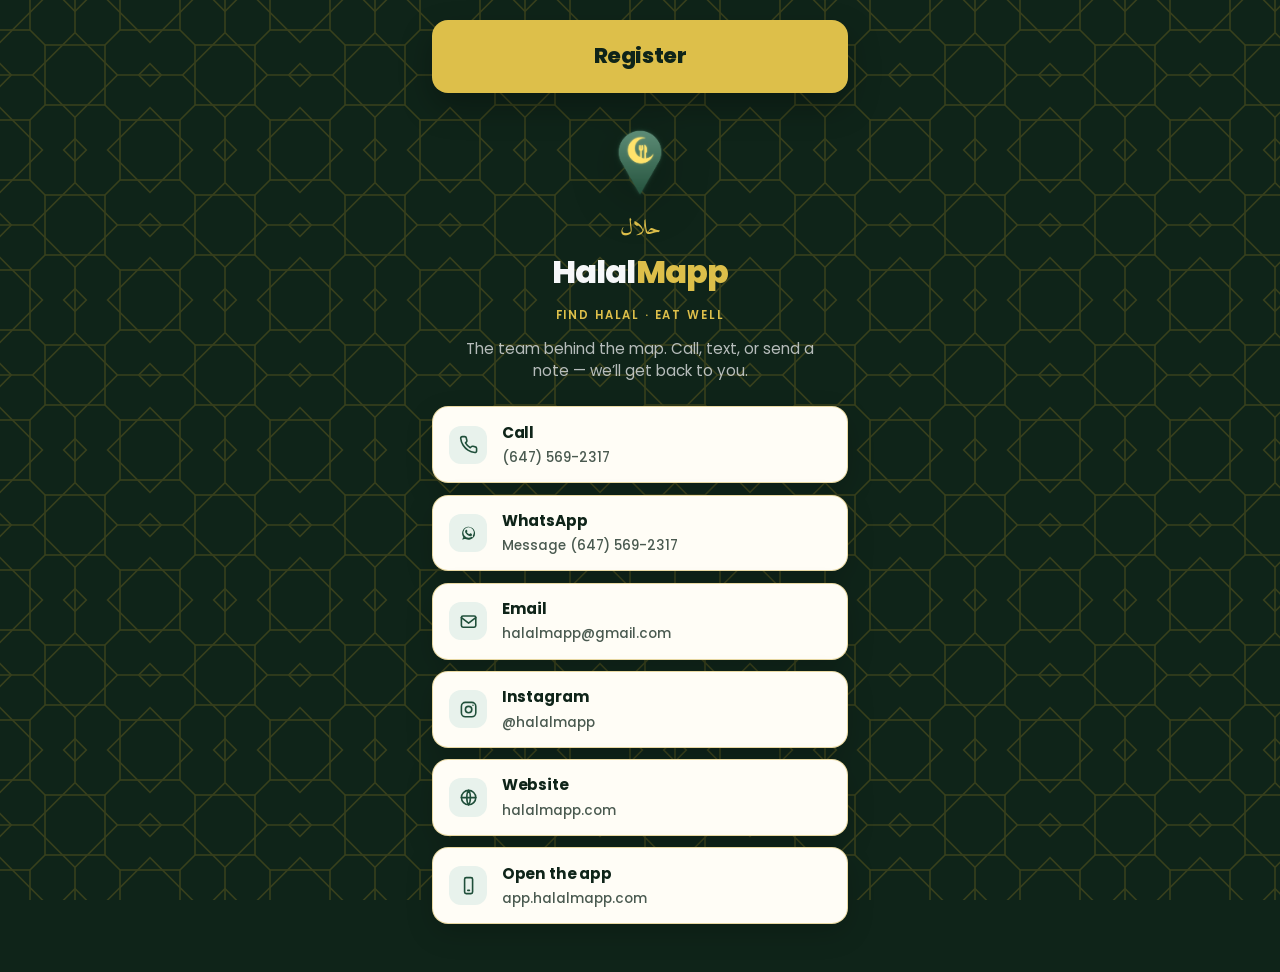
<file: index.html>
<!DOCTYPE html>
<html lang="en">
<head>
  <meta charset="UTF-8">
  <meta name="viewport" content="width=device-width, initial-scale=1">
  <title>HalalMapp</title>
  <meta http-equiv="refresh" content="0;url=/connect">
  <link rel="canonical" href="https://halalmapp.com/connect">
  <script>location.replace("/connect");</script>
</head>
<body>
  <p><a href="/connect">Continue to HalalMapp</a></p>
</body>
</html>
</file>
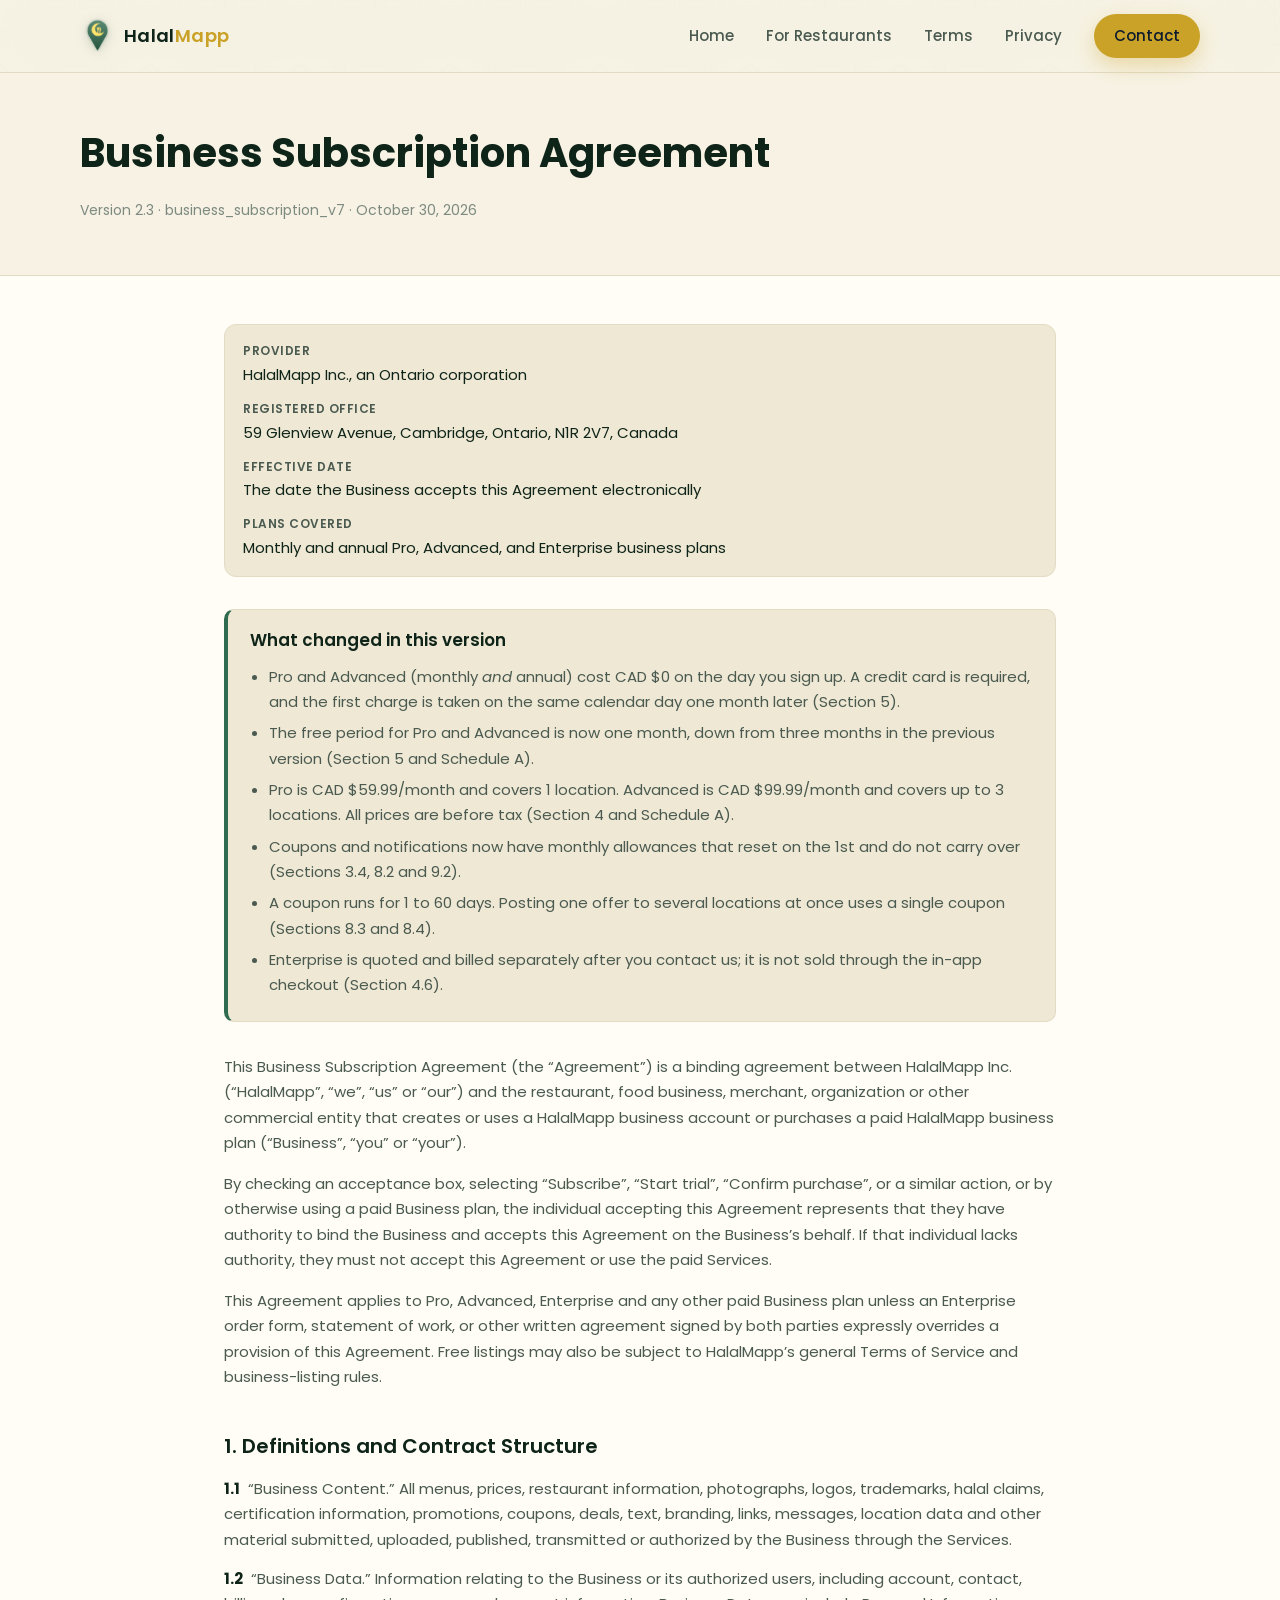
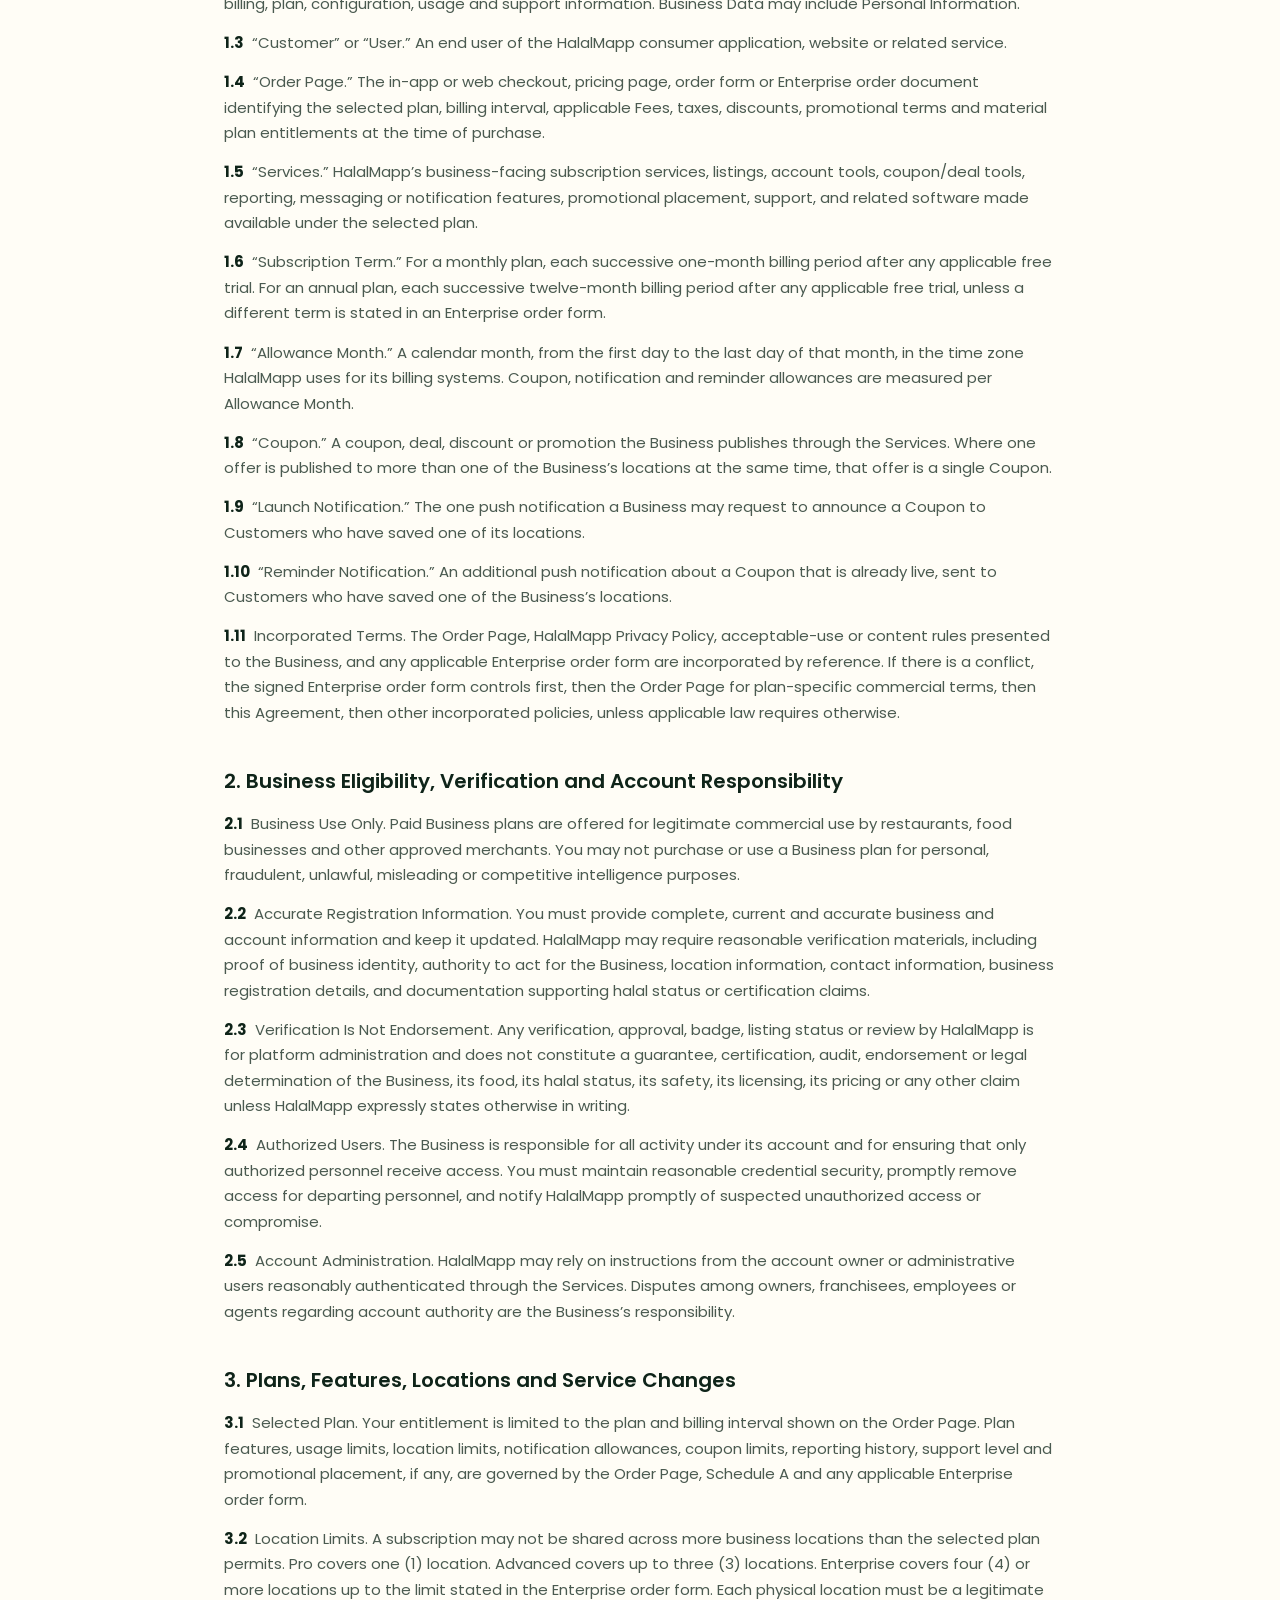
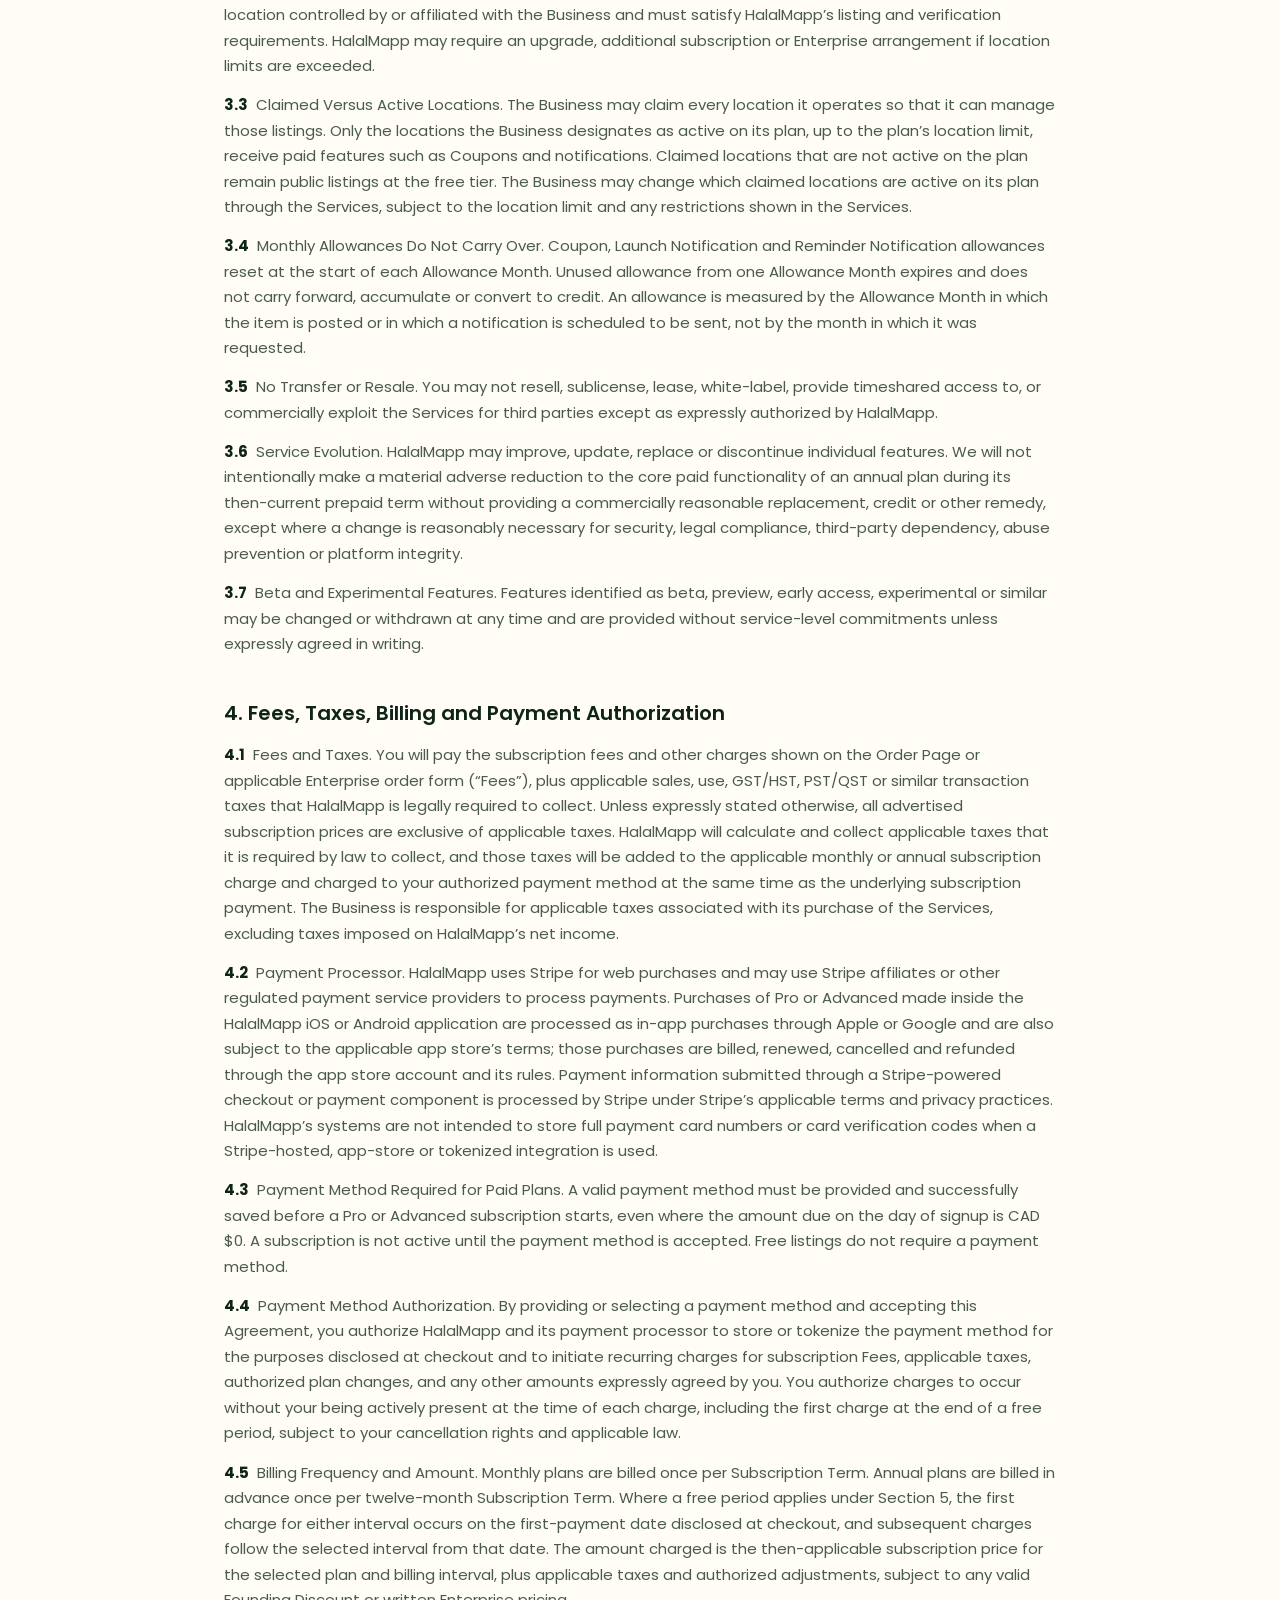
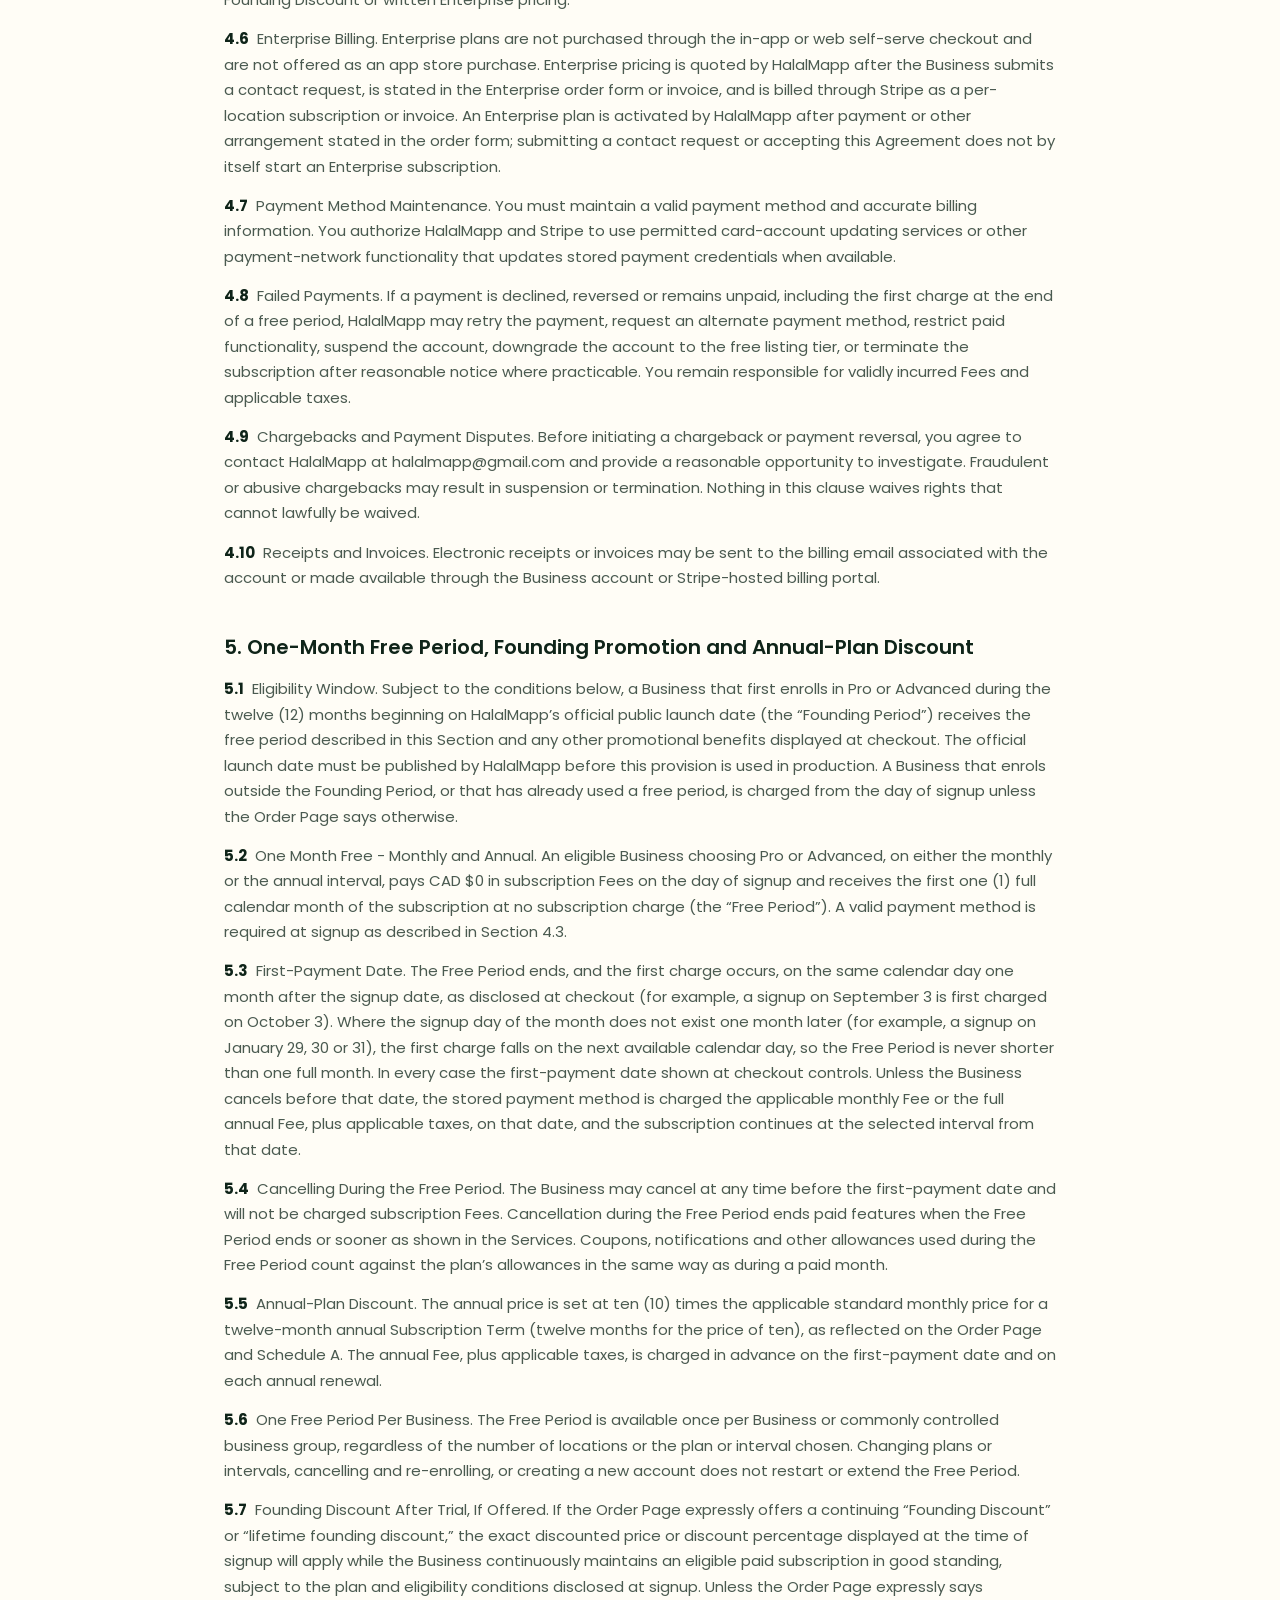
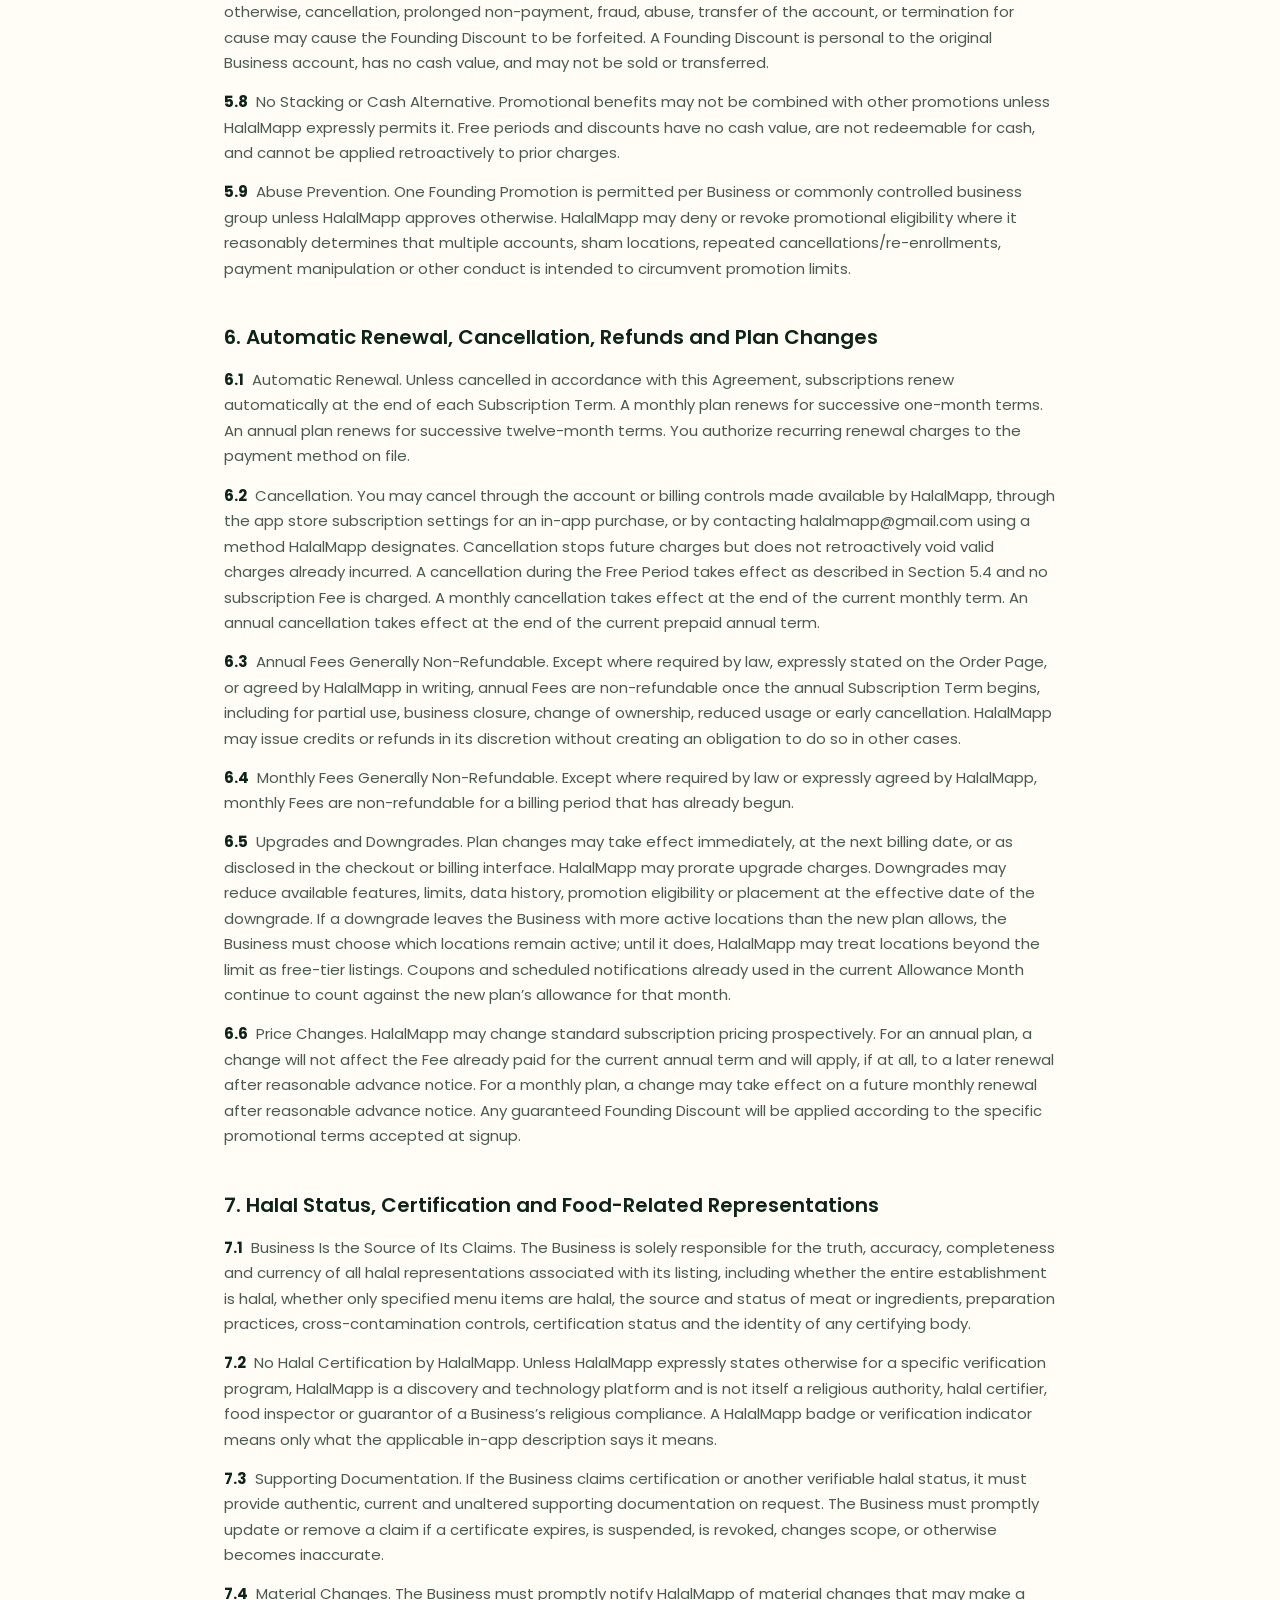
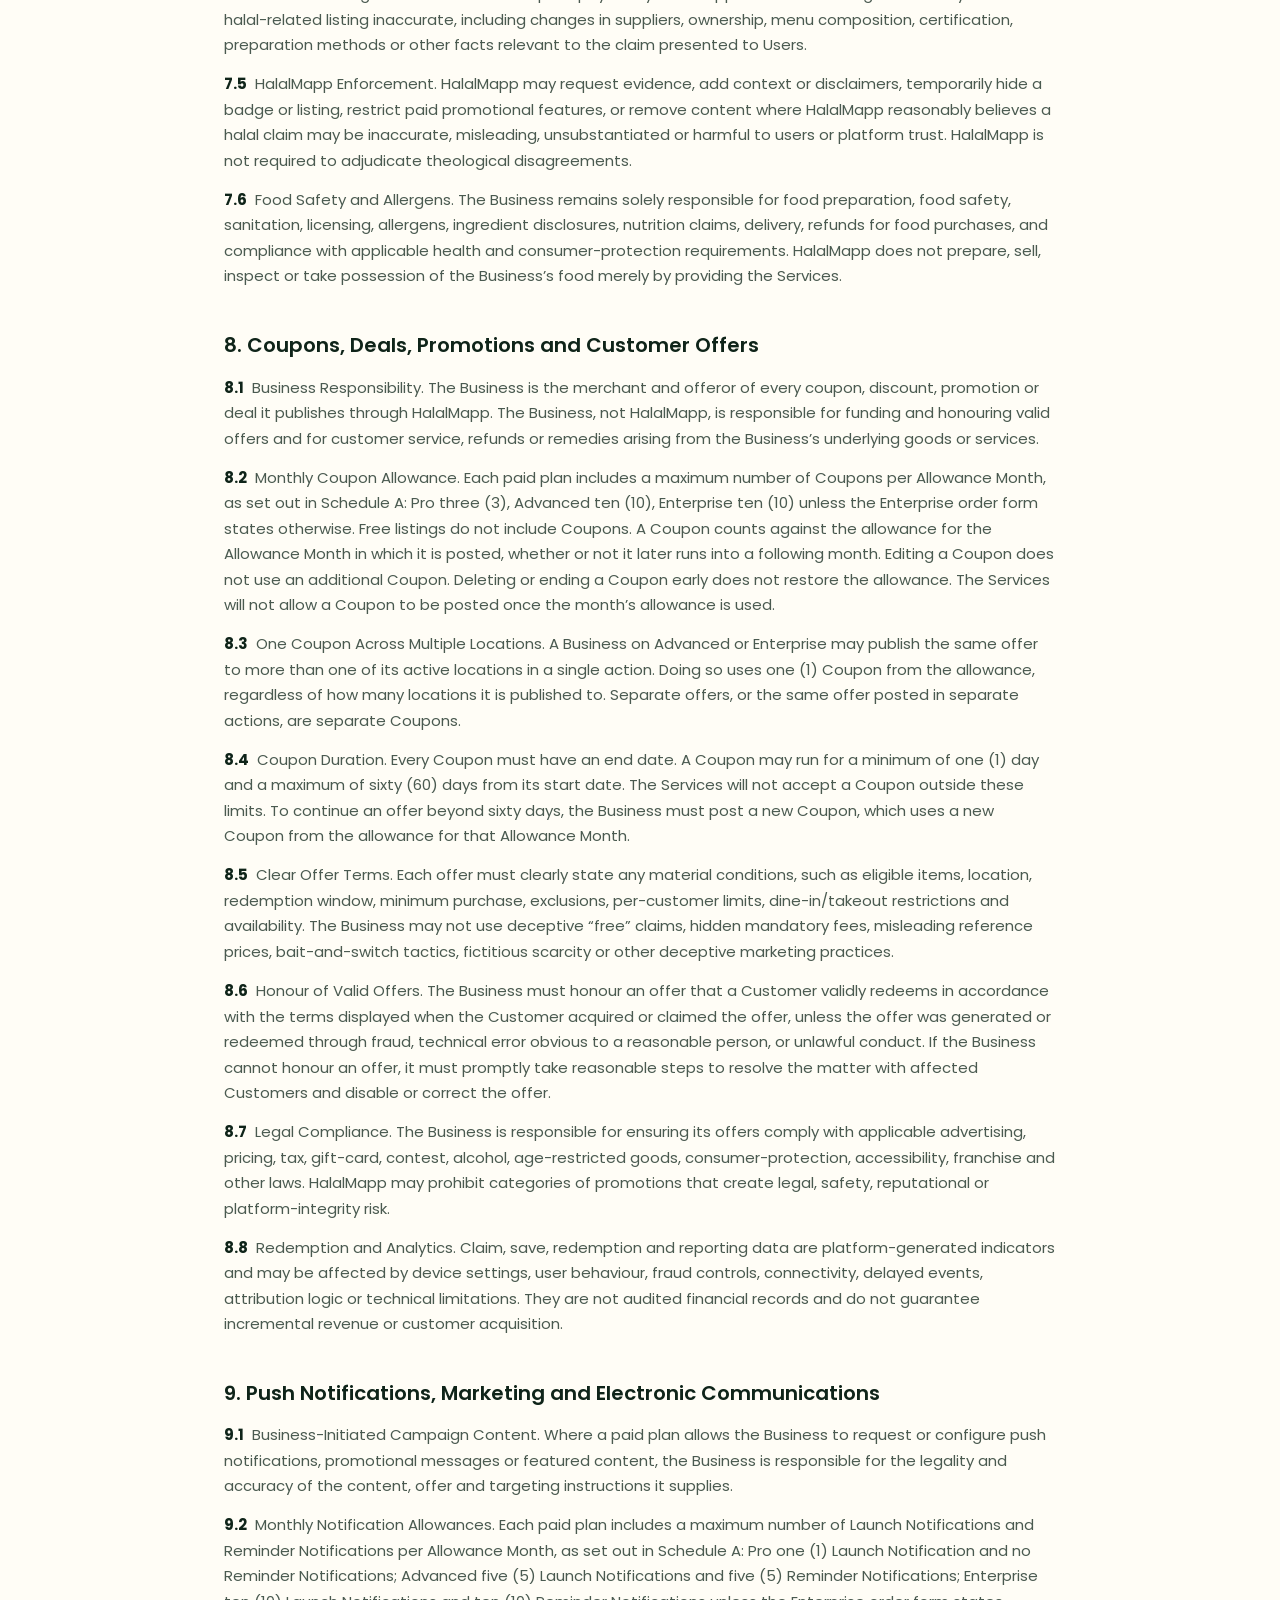
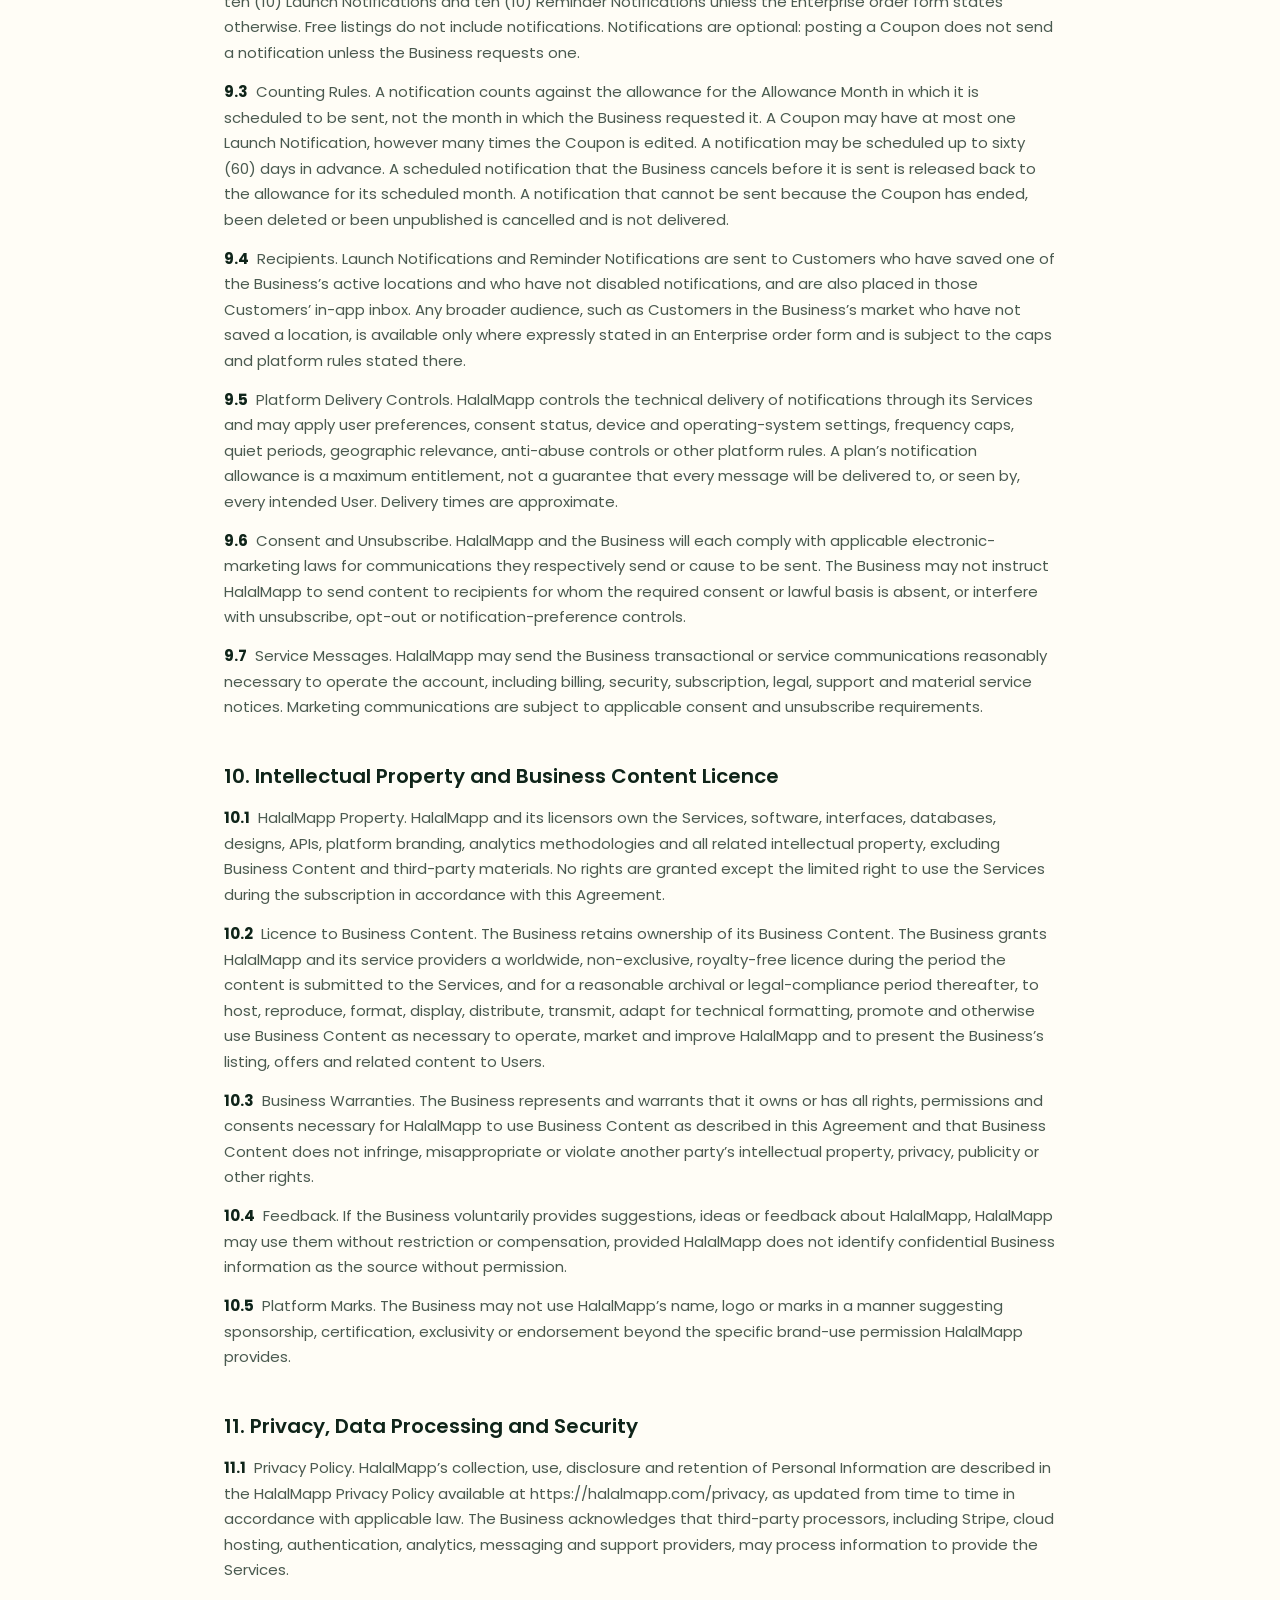
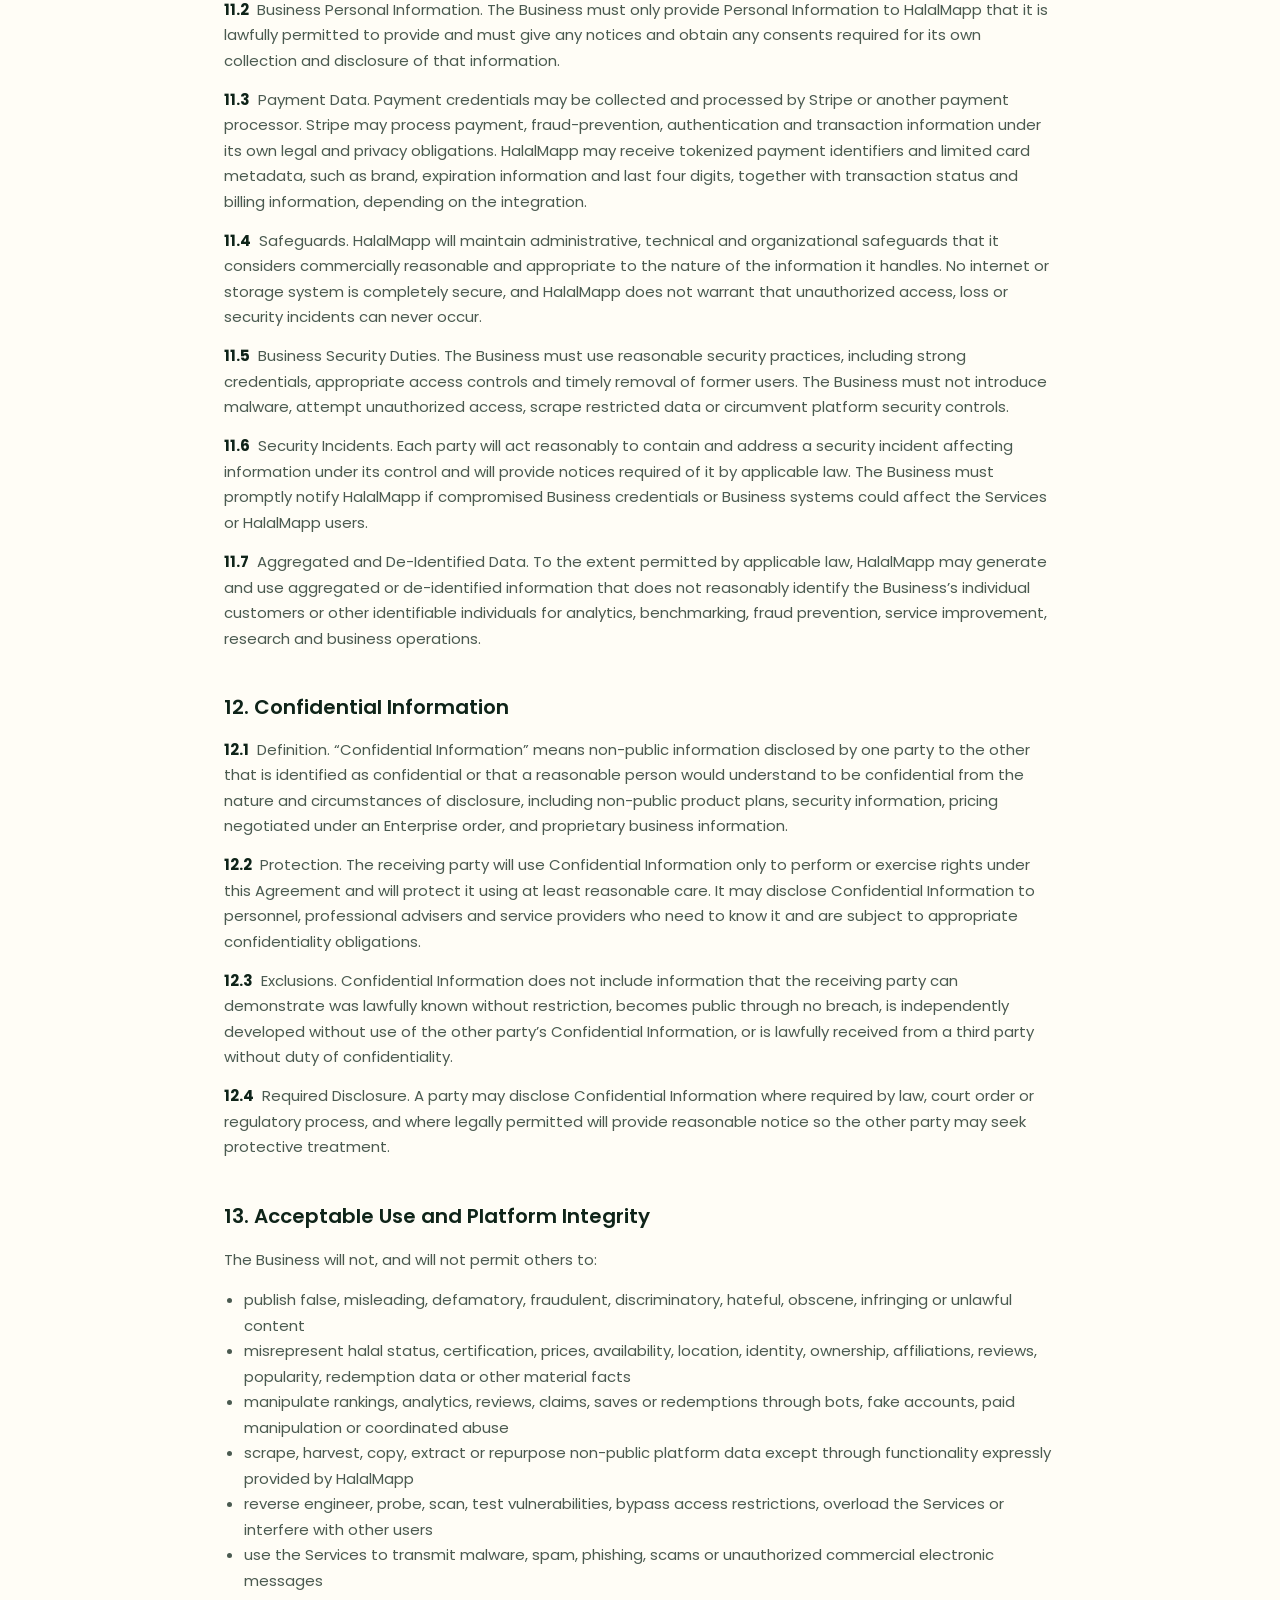
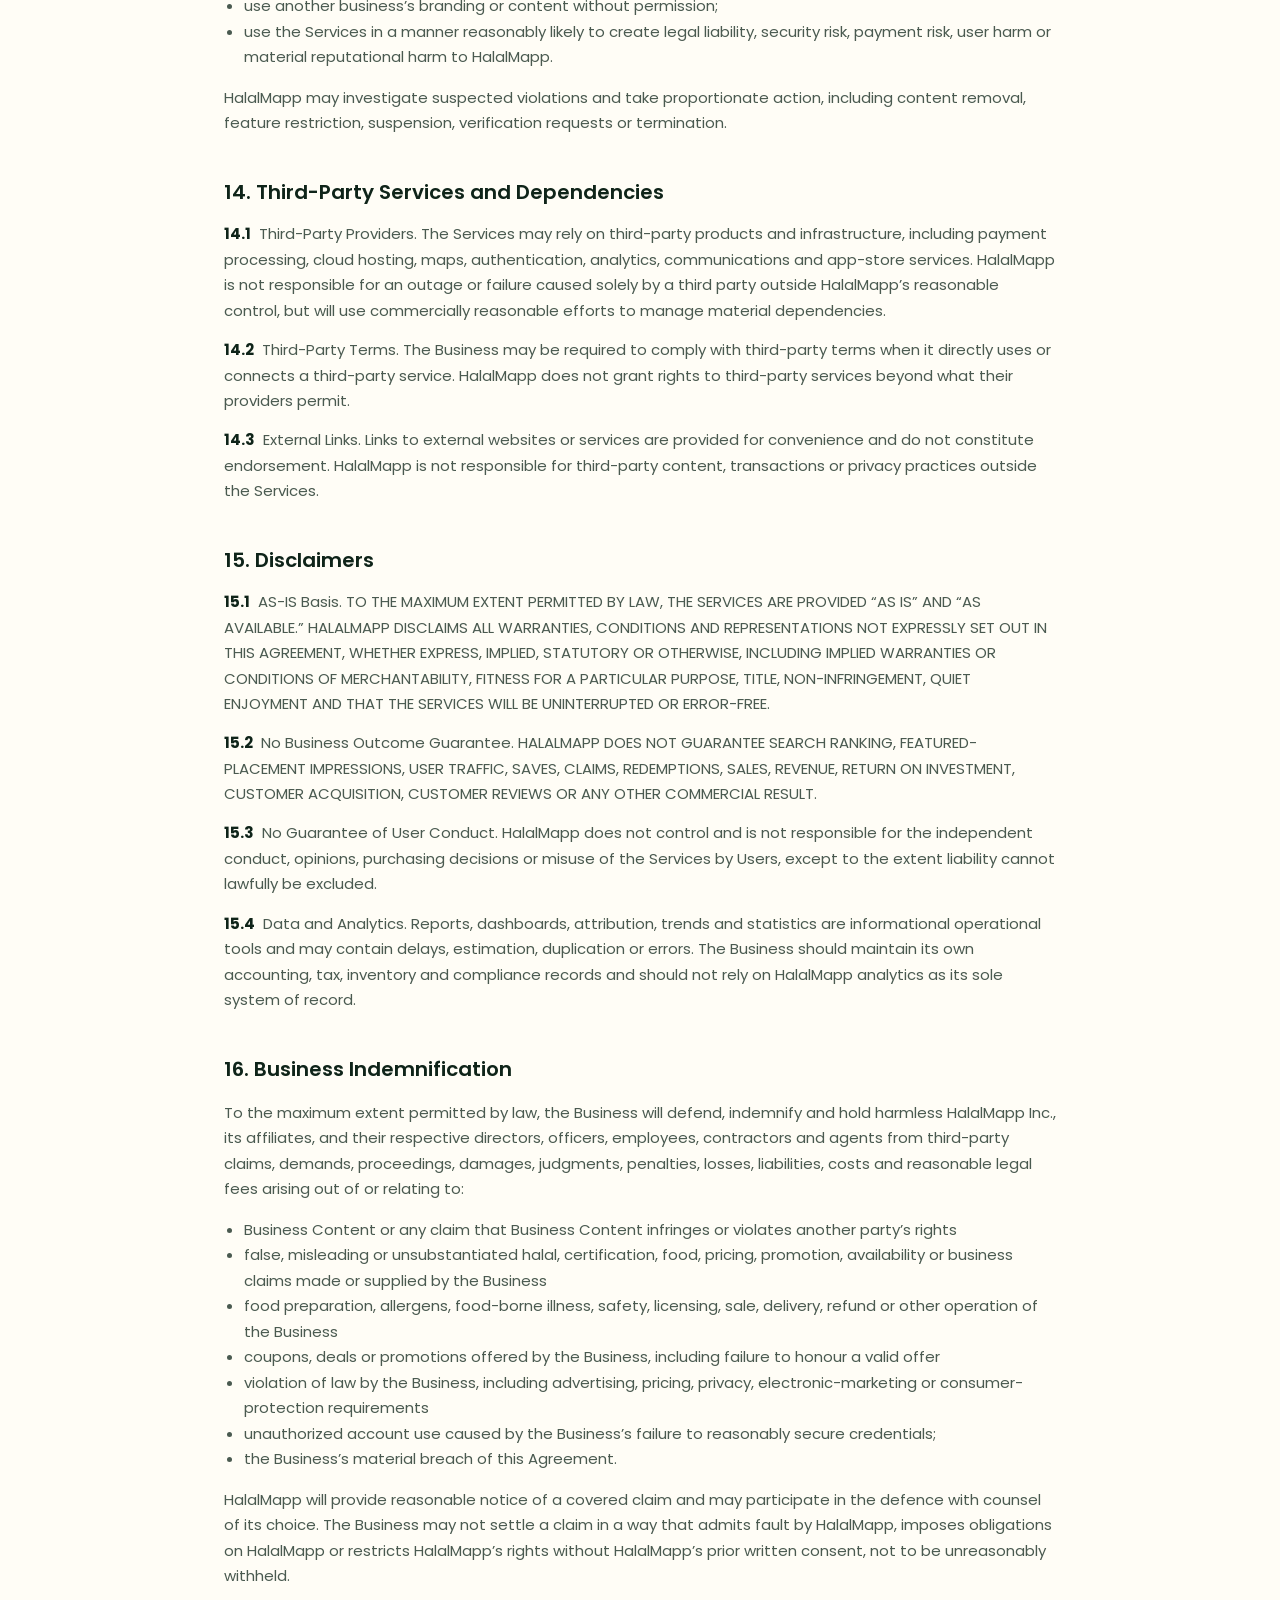
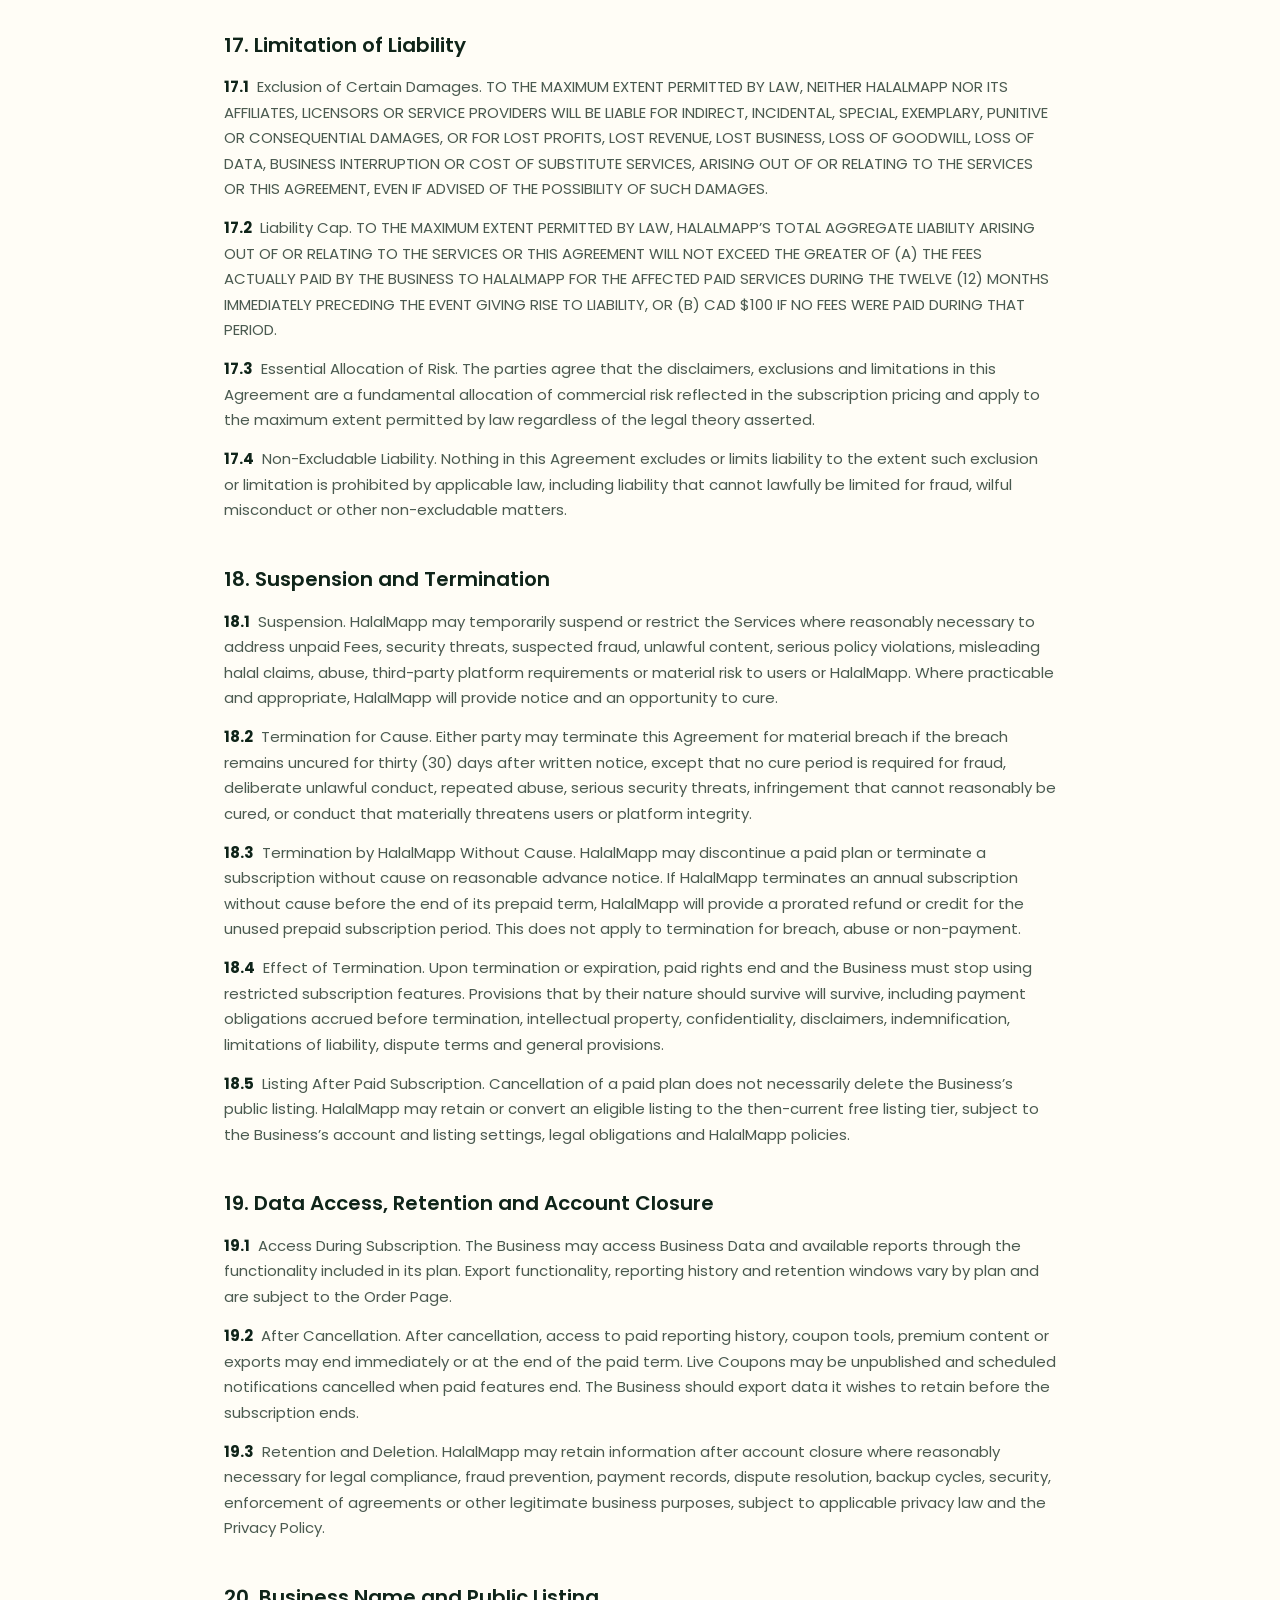
<file: business-agreement/index.html>
<!DOCTYPE html>
<html lang="en">
<head>
  <meta charset="UTF-8">
  <meta name="viewport" content="width=device-width, initial-scale=1.0">
  <meta name="description" content="HalalMapp Business Subscription Agreement — Pro, Advanced, and Enterprise terms for restaurant owners.">
  <meta name="theme-color" content="#2F6B4F">
  <title>Business Subscription Agreement — HalalMapp</title>
  <link rel="icon" href="/assets/favicon.ico" sizes="any">
  <link rel="icon" href="/assets/favicon.png" type="image/png" sizes="32x32">
  <link rel="apple-touch-icon" href="/assets/apple-touch-icon.png">
  <link rel="preconnect" href="https://fonts.googleapis.com">
  <link rel="preconnect" href="https://fonts.gstatic.com" crossorigin>
  <link href="https://fonts.googleapis.com/css2?family=Amiri:wght@700&family=Poppins:wght@400;500;600;700;800&display=swap" rel="stylesheet">
  <link rel="stylesheet" href="/css/styles.css">
  <link rel="stylesheet" href="/css/brand.css">
</head>
<body>
  <header class="site-header">
    <div class="container header-inner">
      <a href="/" class="logo">
        <img class="logo-image" src="/assets/halalmapp-logo-official.png" alt="" width="40" height="48">
        <span>Halal<span class="logo-accent">Mapp</span></span>
      </a>
      <nav class="nav-desktop" aria-label="Main">
        <a href="/">Home</a>
        <a href="/restaurants">For Restaurants</a>
        <a href="/terms">Terms</a>
        <a href="/privacy">Privacy</a>
        <a href="mailto:halalmapp@gmail.com" class="nav-cta">Contact</a>
      </nav>
      <button class="menu-toggle" aria-label="Open menu" aria-expanded="false" aria-controls="mobile-nav">
        <svg width="24" height="24" viewBox="0 0 24 24" fill="none" stroke="currentColor" stroke-width="2" stroke-linecap="round">
          <line x1="3" y1="6" x2="21" y2="6"/><line x1="3" y1="12" x2="21" y2="12"/><line x1="3" y1="18" x2="21" y2="18"/>
        </svg>
      </button>
    </div>
    <nav id="mobile-nav" class="nav-mobile container" aria-label="Mobile">
      <a href="/">Home</a>
      <a href="/restaurants">For Restaurants</a>
      <a href="/terms">Terms</a>
      <a href="/privacy">Privacy</a>
      <a href="mailto:halalmapp@gmail.com">Contact</a>
    </nav>
  </header>

  <main>
    <div class="legal-hero">
      <div class="container">
        <h1>Business Subscription Agreement</h1>
        <p class="legal-meta">Version 2.3 · business_subscription_v7 · October 30, 2026</p>
      </div>
    </div>
    <div class="legal-content">
      <div class="container legal-body legal-body-wide">
        <dl class="legal-parties">
          <div><dt>Provider</dt><dd>HalalMapp Inc., an Ontario corporation</dd></div>
          <div><dt>Registered office</dt><dd>59 Glenview Avenue, Cambridge, Ontario, N1R 2V7, Canada</dd></div>
          <div><dt>Effective date</dt><dd>The date the Business accepts this Agreement electronically</dd></div>
          <div><dt>Plans covered</dt><dd>Monthly and annual Pro, Advanced, and Enterprise business plans</dd></div>
        </dl>
<div class="legal-summary">
  <h2>What changed in this version</h2>
  <ul>
    <li>Pro and Advanced (monthly <em>and</em> annual) cost CAD $0 on the day you sign up. A credit card is required, and the first charge is taken on the same calendar day one month later (Section 5).</li>
    <li>The free period for Pro and Advanced is now one month, down from three months in the previous version (Section 5 and Schedule A).</li>
    <li>Pro is CAD $59.99/month and covers 1 location. Advanced is CAD $99.99/month and covers up to 3 locations. All prices are before tax (Section 4 and Schedule A).</li>
    <li>Coupons and notifications now have monthly allowances that reset on the 1st and do not carry over (Sections 3.4, 8.2 and 9.2).</li>
    <li>A coupon runs for 1 to 60 days. Posting one offer to several locations at once uses a single coupon (Sections 8.3 and 8.4).</li>
    <li>Enterprise is quoted and billed separately after you contact us; it is not sold through the in-app checkout (Section 4.6).</li>
  </ul>
</div>
<p>This Business Subscription Agreement (the “Agreement”) is a binding agreement between HalalMapp Inc. (“HalalMapp”, “we”, “us” or “our”) and the restaurant, food business, merchant, organization or other commercial entity that creates or uses a HalalMapp business account or purchases a paid HalalMapp business plan (“Business”, “you” or “your”).</p>
<p>By checking an acceptance box, selecting “Subscribe”, “Start trial”, “Confirm purchase”, or a similar action, or by otherwise using a paid Business plan, the individual accepting this Agreement represents that they have authority to bind the Business and accepts this Agreement on the Business’s behalf. If that individual lacks authority, they must not accept this Agreement or use the paid Services.</p>
<p>This Agreement applies to Pro, Advanced, Enterprise and any other paid Business plan unless an Enterprise order form, statement of work, or other written agreement signed by both parties expressly overrides a provision of this Agreement. Free listings may also be subject to HalalMapp’s general Terms of Service and business-listing rules.</p>
<h2>1. Definitions and Contract Structure</h2>
<p class="legal-clause"><strong>1.1</strong> “Business Content.” All menus, prices, restaurant information, photographs, logos, trademarks, halal claims, certification information, promotions, coupons, deals, text, branding, links, messages, location data and other material submitted, uploaded, published, transmitted or authorized by the Business through the Services.</p>
<p class="legal-clause"><strong>1.2</strong> “Business Data.” Information relating to the Business or its authorized users, including account, contact, billing, plan, configuration, usage and support information. Business Data may include Personal Information.</p>
<p class="legal-clause"><strong>1.3</strong> “Customer” or “User.” An end user of the HalalMapp consumer application, website or related service.</p>
<p class="legal-clause"><strong>1.4</strong> “Order Page.” The in-app or web checkout, pricing page, order form or Enterprise order document identifying the selected plan, billing interval, applicable Fees, taxes, discounts, promotional terms and material plan entitlements at the time of purchase.</p>
<p class="legal-clause"><strong>1.5</strong> “Services.” HalalMapp’s business-facing subscription services, listings, account tools, coupon/deal tools, reporting, messaging or notification features, promotional placement, support, and related software made available under the selected plan.</p>
<p class="legal-clause"><strong>1.6</strong> “Subscription Term.” For a monthly plan, each successive one-month billing period after any applicable free trial. For an annual plan, each successive twelve-month billing period after any applicable free trial, unless a different term is stated in an Enterprise order form.</p>
<p class="legal-clause"><strong>1.7</strong> “Allowance Month.” A calendar month, from the first day to the last day of that month, in the time zone HalalMapp uses for its billing systems. Coupon, notification and reminder allowances are measured per Allowance Month.</p>
<p class="legal-clause"><strong>1.8</strong> “Coupon.” A coupon, deal, discount or promotion the Business publishes through the Services. Where one offer is published to more than one of the Business’s locations at the same time, that offer is a single Coupon.</p>
<p class="legal-clause"><strong>1.9</strong> “Launch Notification.” The one push notification a Business may request to announce a Coupon to Customers who have saved one of its locations.</p>
<p class="legal-clause"><strong>1.10</strong> “Reminder Notification.” An additional push notification about a Coupon that is already live, sent to Customers who have saved one of the Business’s locations.</p>
<p class="legal-clause"><strong>1.11</strong> Incorporated Terms. The Order Page, HalalMapp Privacy Policy, acceptable-use or content rules presented to the Business, and any applicable Enterprise order form are incorporated by reference. If there is a conflict, the signed Enterprise order form controls first, then the Order Page for plan-specific commercial terms, then this Agreement, then other incorporated policies, unless applicable law requires otherwise.</p>
<h2>2. Business Eligibility, Verification and Account Responsibility</h2>
<p class="legal-clause"><strong>2.1</strong> Business Use Only. Paid Business plans are offered for legitimate commercial use by restaurants, food businesses and other approved merchants. You may not purchase or use a Business plan for personal, fraudulent, unlawful, misleading or competitive intelligence purposes.</p>
<p class="legal-clause"><strong>2.2</strong> Accurate Registration Information. You must provide complete, current and accurate business and account information and keep it updated. HalalMapp may require reasonable verification materials, including proof of business identity, authority to act for the Business, location information, contact information, business registration details, and documentation supporting halal status or certification claims.</p>
<p class="legal-clause"><strong>2.3</strong> Verification Is Not Endorsement. Any verification, approval, badge, listing status or review by HalalMapp is for platform administration and does not constitute a guarantee, certification, audit, endorsement or legal determination of the Business, its food, its halal status, its safety, its licensing, its pricing or any other claim unless HalalMapp expressly states otherwise in writing.</p>
<p class="legal-clause"><strong>2.4</strong> Authorized Users. The Business is responsible for all activity under its account and for ensuring that only authorized personnel receive access. You must maintain reasonable credential security, promptly remove access for departing personnel, and notify HalalMapp promptly of suspected unauthorized access or compromise.</p>
<p class="legal-clause"><strong>2.5</strong> Account Administration. HalalMapp may rely on instructions from the account owner or administrative users reasonably authenticated through the Services. Disputes among owners, franchisees, employees or agents regarding account authority are the Business’s responsibility.</p>
<h2>3. Plans, Features, Locations and Service Changes</h2>
<p class="legal-clause"><strong>3.1</strong> Selected Plan. Your entitlement is limited to the plan and billing interval shown on the Order Page. Plan features, usage limits, location limits, notification allowances, coupon limits, reporting history, support level and promotional placement, if any, are governed by the Order Page, Schedule A and any applicable Enterprise order form.</p>
<p class="legal-clause"><strong>3.2</strong> Location Limits. A subscription may not be shared across more business locations than the selected plan permits. Pro covers one (1) location. Advanced covers up to three (3) locations. Enterprise covers four (4) or more locations up to the limit stated in the Enterprise order form. Each physical location must be a legitimate location controlled by or affiliated with the Business and must satisfy HalalMapp’s listing and verification requirements. HalalMapp may require an upgrade, additional subscription or Enterprise arrangement if location limits are exceeded.</p>
<p class="legal-clause"><strong>3.3</strong> Claimed Versus Active Locations. The Business may claim every location it operates so that it can manage those listings. Only the locations the Business designates as active on its plan, up to the plan’s location limit, receive paid features such as Coupons and notifications. Claimed locations that are not active on the plan remain public listings at the free tier. The Business may change which claimed locations are active on its plan through the Services, subject to the location limit and any restrictions shown in the Services.</p>
<p class="legal-clause"><strong>3.4</strong> Monthly Allowances Do Not Carry Over. Coupon, Launch Notification and Reminder Notification allowances reset at the start of each Allowance Month. Unused allowance from one Allowance Month expires and does not carry forward, accumulate or convert to credit. An allowance is measured by the Allowance Month in which the item is posted or in which a notification is scheduled to be sent, not by the month in which it was requested.</p>
<p class="legal-clause"><strong>3.5</strong> No Transfer or Resale. You may not resell, sublicense, lease, white-label, provide timeshared access to, or commercially exploit the Services for third parties except as expressly authorized by HalalMapp.</p>
<p class="legal-clause"><strong>3.6</strong> Service Evolution. HalalMapp may improve, update, replace or discontinue individual features. We will not intentionally make a material adverse reduction to the core paid functionality of an annual plan during its then-current prepaid term without providing a commercially reasonable replacement, credit or other remedy, except where a change is reasonably necessary for security, legal compliance, third-party dependency, abuse prevention or platform integrity.</p>
<p class="legal-clause"><strong>3.7</strong> Beta and Experimental Features. Features identified as beta, preview, early access, experimental or similar may be changed or withdrawn at any time and are provided without service-level commitments unless expressly agreed in writing.</p>
<h2>4. Fees, Taxes, Billing and Payment Authorization</h2>
<p class="legal-clause"><strong>4.1</strong> Fees and Taxes. You will pay the subscription fees and other charges shown on the Order Page or applicable Enterprise order form (“Fees”), plus applicable sales, use, GST/HST, PST/QST or similar transaction taxes that HalalMapp is legally required to collect. Unless expressly stated otherwise, all advertised subscription prices are exclusive of applicable taxes. HalalMapp will calculate and collect applicable taxes that it is required by law to collect, and those taxes will be added to the applicable monthly or annual subscription charge and charged to your authorized payment method at the same time as the underlying subscription payment. The Business is responsible for applicable taxes associated with its purchase of the Services, excluding taxes imposed on HalalMapp’s net income.</p>
<p class="legal-clause"><strong>4.2</strong> Payment Processor. HalalMapp uses Stripe for web purchases and may use Stripe affiliates or other regulated payment service providers to process payments. Purchases of Pro or Advanced made inside the HalalMapp iOS or Android application are processed as in-app purchases through Apple or Google and are also subject to the applicable app store’s terms; those purchases are billed, renewed, cancelled and refunded through the app store account and its rules. Payment information submitted through a Stripe-powered checkout or payment component is processed by Stripe under Stripe’s applicable terms and privacy practices. HalalMapp’s systems are not intended to store full payment card numbers or card verification codes when a Stripe-hosted, app-store or tokenized integration is used.</p>
<p class="legal-clause"><strong>4.3</strong> Payment Method Required for Paid Plans. A valid payment method must be provided and successfully saved before a Pro or Advanced subscription starts, even where the amount due on the day of signup is CAD $0. A subscription is not active until the payment method is accepted. Free listings do not require a payment method.</p>
<p class="legal-clause"><strong>4.4</strong> Payment Method Authorization. By providing or selecting a payment method and accepting this Agreement, you authorize HalalMapp and its payment processor to store or tokenize the payment method for the purposes disclosed at checkout and to initiate recurring charges for subscription Fees, applicable taxes, authorized plan changes, and any other amounts expressly agreed by you. You authorize charges to occur without your being actively present at the time of each charge, including the first charge at the end of a free period, subject to your cancellation rights and applicable law.</p>
<p class="legal-clause"><strong>4.5</strong> Billing Frequency and Amount. Monthly plans are billed once per Subscription Term. Annual plans are billed in advance once per twelve-month Subscription Term. Where a free period applies under Section 5, the first charge for either interval occurs on the first-payment date disclosed at checkout, and subsequent charges follow the selected interval from that date. The amount charged is the then-applicable subscription price for the selected plan and billing interval, plus applicable taxes and authorized adjustments, subject to any valid Founding Discount or written Enterprise pricing.</p>
<p class="legal-clause"><strong>4.6</strong> Enterprise Billing. Enterprise plans are not purchased through the in-app or web self-serve checkout and are not offered as an app store purchase. Enterprise pricing is quoted by HalalMapp after the Business submits a contact request, is stated in the Enterprise order form or invoice, and is billed through Stripe as a per-location subscription or invoice. An Enterprise plan is activated by HalalMapp after payment or other arrangement stated in the order form; submitting a contact request or accepting this Agreement does not by itself start an Enterprise subscription.</p>
<p class="legal-clause"><strong>4.7</strong> Payment Method Maintenance. You must maintain a valid payment method and accurate billing information. You authorize HalalMapp and Stripe to use permitted card-account updating services or other payment-network functionality that updates stored payment credentials when available.</p>
<p class="legal-clause"><strong>4.8</strong> Failed Payments. If a payment is declined, reversed or remains unpaid, including the first charge at the end of a free period, HalalMapp may retry the payment, request an alternate payment method, restrict paid functionality, suspend the account, downgrade the account to the free listing tier, or terminate the subscription after reasonable notice where practicable. You remain responsible for validly incurred Fees and applicable taxes.</p>
<p class="legal-clause"><strong>4.9</strong> Chargebacks and Payment Disputes. Before initiating a chargeback or payment reversal, you agree to contact HalalMapp at halalmapp@gmail.com and provide a reasonable opportunity to investigate. Fraudulent or abusive chargebacks may result in suspension or termination. Nothing in this clause waives rights that cannot lawfully be waived.</p>
<p class="legal-clause"><strong>4.10</strong> Receipts and Invoices. Electronic receipts or invoices may be sent to the billing email associated with the account or made available through the Business account or Stripe-hosted billing portal.</p>
<h2>5. One-Month Free Period, Founding Promotion and Annual-Plan Discount</h2>
<p class="legal-clause"><strong>5.1</strong> Eligibility Window. Subject to the conditions below, a Business that first enrolls in Pro or Advanced during the twelve (12) months beginning on HalalMapp’s official public launch date (the “Founding Period”) receives the free period described in this Section and any other promotional benefits displayed at checkout. The official launch date must be published by HalalMapp before this provision is used in production. A Business that enrols outside the Founding Period, or that has already used a free period, is charged from the day of signup unless the Order Page says otherwise.</p>
<p class="legal-clause"><strong>5.2</strong> One Month Free - Monthly and Annual. An eligible Business choosing Pro or Advanced, on either the monthly or the annual interval, pays CAD $0 in subscription Fees on the day of signup and receives the first one (1) full calendar month of the subscription at no subscription charge (the “Free Period”). A valid payment method is required at signup as described in Section 4.3.</p>
<p class="legal-clause"><strong>5.3</strong> First-Payment Date. The Free Period ends, and the first charge occurs, on the same calendar day one month after the signup date, as disclosed at checkout (for example, a signup on September 3 is first charged on October 3). Where the signup day of the month does not exist one month later (for example, a signup on January 29, 30 or 31), the first charge falls on the next available calendar day, so the Free Period is never shorter than one full month. In every case the first-payment date shown at checkout controls. Unless the Business cancels before that date, the stored payment method is charged the applicable monthly Fee or the full annual Fee, plus applicable taxes, on that date, and the subscription continues at the selected interval from that date.</p>
<p class="legal-clause"><strong>5.4</strong> Cancelling During the Free Period. The Business may cancel at any time before the first-payment date and will not be charged subscription Fees. Cancellation during the Free Period ends paid features when the Free Period ends or sooner as shown in the Services. Coupons, notifications and other allowances used during the Free Period count against the plan’s allowances in the same way as during a paid month.</p>
<p class="legal-clause"><strong>5.5</strong> Annual-Plan Discount. The annual price is set at ten (10) times the applicable standard monthly price for a twelve-month annual Subscription Term (twelve months for the price of ten), as reflected on the Order Page and Schedule A. The annual Fee, plus applicable taxes, is charged in advance on the first-payment date and on each annual renewal.</p>
<p class="legal-clause"><strong>5.6</strong> One Free Period Per Business. The Free Period is available once per Business or commonly controlled business group, regardless of the number of locations or the plan or interval chosen. Changing plans or intervals, cancelling and re-enrolling, or creating a new account does not restart or extend the Free Period.</p>
<p class="legal-clause"><strong>5.7</strong> Founding Discount After Trial, If Offered. If the Order Page expressly offers a continuing “Founding Discount” or “lifetime founding discount,” the exact discounted price or discount percentage displayed at the time of signup will apply while the Business continuously maintains an eligible paid subscription in good standing, subject to the plan and eligibility conditions disclosed at signup. Unless the Order Page expressly says otherwise, cancellation, prolonged non-payment, fraud, abuse, transfer of the account, or termination for cause may cause the Founding Discount to be forfeited. A Founding Discount is personal to the original Business account, has no cash value, and may not be sold or transferred.</p>
<p class="legal-clause"><strong>5.8</strong> No Stacking or Cash Alternative. Promotional benefits may not be combined with other promotions unless HalalMapp expressly permits it. Free periods and discounts have no cash value, are not redeemable for cash, and cannot be applied retroactively to prior charges.</p>
<p class="legal-clause"><strong>5.9</strong> Abuse Prevention. One Founding Promotion is permitted per Business or commonly controlled business group unless HalalMapp approves otherwise. HalalMapp may deny or revoke promotional eligibility where it reasonably determines that multiple accounts, sham locations, repeated cancellations/re-enrollments, payment manipulation or other conduct is intended to circumvent promotion limits.</p>
<h2>6. Automatic Renewal, Cancellation, Refunds and Plan Changes</h2>
<p class="legal-clause"><strong>6.1</strong> Automatic Renewal. Unless cancelled in accordance with this Agreement, subscriptions renew automatically at the end of each Subscription Term. A monthly plan renews for successive one-month terms. An annual plan renews for successive twelve-month terms. You authorize recurring renewal charges to the payment method on file.</p>
<p class="legal-clause"><strong>6.2</strong> Cancellation. You may cancel through the account or billing controls made available by HalalMapp, through the app store subscription settings for an in-app purchase, or by contacting halalmapp@gmail.com using a method HalalMapp designates. Cancellation stops future charges but does not retroactively void valid charges already incurred. A cancellation during the Free Period takes effect as described in Section 5.4 and no subscription Fee is charged. A monthly cancellation takes effect at the end of the current monthly term. An annual cancellation takes effect at the end of the current prepaid annual term.</p>
<p class="legal-clause"><strong>6.3</strong> Annual Fees Generally Non-Refundable. Except where required by law, expressly stated on the Order Page, or agreed by HalalMapp in writing, annual Fees are non-refundable once the annual Subscription Term begins, including for partial use, business closure, change of ownership, reduced usage or early cancellation. HalalMapp may issue credits or refunds in its discretion without creating an obligation to do so in other cases.</p>
<p class="legal-clause"><strong>6.4</strong> Monthly Fees Generally Non-Refundable. Except where required by law or expressly agreed by HalalMapp, monthly Fees are non-refundable for a billing period that has already begun.</p>
<p class="legal-clause"><strong>6.5</strong> Upgrades and Downgrades. Plan changes may take effect immediately, at the next billing date, or as disclosed in the checkout or billing interface. HalalMapp may prorate upgrade charges. Downgrades may reduce available features, limits, data history, promotion eligibility or placement at the effective date of the downgrade. If a downgrade leaves the Business with more active locations than the new plan allows, the Business must choose which locations remain active; until it does, HalalMapp may treat locations beyond the limit as free-tier listings. Coupons and scheduled notifications already used in the current Allowance Month continue to count against the new plan’s allowance for that month.</p>
<p class="legal-clause"><strong>6.6</strong> Price Changes. HalalMapp may change standard subscription pricing prospectively. For an annual plan, a change will not affect the Fee already paid for the current annual term and will apply, if at all, to a later renewal after reasonable advance notice. For a monthly plan, a change may take effect on a future monthly renewal after reasonable advance notice. Any guaranteed Founding Discount will be applied according to the specific promotional terms accepted at signup.</p>
<h2>7. Halal Status, Certification and Food-Related Representations</h2>
<p class="legal-clause"><strong>7.1</strong> Business Is the Source of Its Claims. The Business is solely responsible for the truth, accuracy, completeness and currency of all halal representations associated with its listing, including whether the entire establishment is halal, whether only specified menu items are halal, the source and status of meat or ingredients, preparation practices, cross-contamination controls, certification status and the identity of any certifying body.</p>
<p class="legal-clause"><strong>7.2</strong> No Halal Certification by HalalMapp. Unless HalalMapp expressly states otherwise for a specific verification program, HalalMapp is a discovery and technology platform and is not itself a religious authority, halal certifier, food inspector or guarantor of a Business’s religious compliance. A HalalMapp badge or verification indicator means only what the applicable in-app description says it means.</p>
<p class="legal-clause"><strong>7.3</strong> Supporting Documentation. If the Business claims certification or another verifiable halal status, it must provide authentic, current and unaltered supporting documentation on request. The Business must promptly update or remove a claim if a certificate expires, is suspended, is revoked, changes scope, or otherwise becomes inaccurate.</p>
<p class="legal-clause"><strong>7.4</strong> Material Changes. The Business must promptly notify HalalMapp of material changes that may make a halal-related listing inaccurate, including changes in suppliers, ownership, menu composition, certification, preparation methods or other facts relevant to the claim presented to Users.</p>
<p class="legal-clause"><strong>7.5</strong> HalalMapp Enforcement. HalalMapp may request evidence, add context or disclaimers, temporarily hide a badge or listing, restrict paid promotional features, or remove content where HalalMapp reasonably believes a halal claim may be inaccurate, misleading, unsubstantiated or harmful to users or platform trust. HalalMapp is not required to adjudicate theological disagreements.</p>
<p class="legal-clause"><strong>7.6</strong> Food Safety and Allergens. The Business remains solely responsible for food preparation, food safety, sanitation, licensing, allergens, ingredient disclosures, nutrition claims, delivery, refunds for food purchases, and compliance with applicable health and consumer-protection requirements. HalalMapp does not prepare, sell, inspect or take possession of the Business’s food merely by providing the Services.</p>
<h2>8. Coupons, Deals, Promotions and Customer Offers</h2>
<p class="legal-clause"><strong>8.1</strong> Business Responsibility. The Business is the merchant and offeror of every coupon, discount, promotion or deal it publishes through HalalMapp. The Business, not HalalMapp, is responsible for funding and honouring valid offers and for customer service, refunds or remedies arising from the Business’s underlying goods or services.</p>
<p class="legal-clause"><strong>8.2</strong> Monthly Coupon Allowance. Each paid plan includes a maximum number of Coupons per Allowance Month, as set out in Schedule A: Pro three (3), Advanced ten (10), Enterprise ten (10) unless the Enterprise order form states otherwise. Free listings do not include Coupons. A Coupon counts against the allowance for the Allowance Month in which it is posted, whether or not it later runs into a following month. Editing a Coupon does not use an additional Coupon. Deleting or ending a Coupon early does not restore the allowance. The Services will not allow a Coupon to be posted once the month’s allowance is used.</p>
<p class="legal-clause"><strong>8.3</strong> One Coupon Across Multiple Locations. A Business on Advanced or Enterprise may publish the same offer to more than one of its active locations in a single action. Doing so uses one (1) Coupon from the allowance, regardless of how many locations it is published to. Separate offers, or the same offer posted in separate actions, are separate Coupons.</p>
<p class="legal-clause"><strong>8.4</strong> Coupon Duration. Every Coupon must have an end date. A Coupon may run for a minimum of one (1) day and a maximum of sixty (60) days from its start date. The Services will not accept a Coupon outside these limits. To continue an offer beyond sixty days, the Business must post a new Coupon, which uses a new Coupon from the allowance for that Allowance Month.</p>
<p class="legal-clause"><strong>8.5</strong> Clear Offer Terms. Each offer must clearly state any material conditions, such as eligible items, location, redemption window, minimum purchase, exclusions, per-customer limits, dine-in/takeout restrictions and availability. The Business may not use deceptive “free” claims, hidden mandatory fees, misleading reference prices, bait-and-switch tactics, fictitious scarcity or other deceptive marketing practices.</p>
<p class="legal-clause"><strong>8.6</strong> Honour of Valid Offers. The Business must honour an offer that a Customer validly redeems in accordance with the terms displayed when the Customer acquired or claimed the offer, unless the offer was generated or redeemed through fraud, technical error obvious to a reasonable person, or unlawful conduct. If the Business cannot honour an offer, it must promptly take reasonable steps to resolve the matter with affected Customers and disable or correct the offer.</p>
<p class="legal-clause"><strong>8.7</strong> Legal Compliance. The Business is responsible for ensuring its offers comply with applicable advertising, pricing, tax, gift-card, contest, alcohol, age-restricted goods, consumer-protection, accessibility, franchise and other laws. HalalMapp may prohibit categories of promotions that create legal, safety, reputational or platform-integrity risk.</p>
<p class="legal-clause"><strong>8.8</strong> Redemption and Analytics. Claim, save, redemption and reporting data are platform-generated indicators and may be affected by device settings, user behaviour, fraud controls, connectivity, delayed events, attribution logic or technical limitations. They are not audited financial records and do not guarantee incremental revenue or customer acquisition.</p>
<h2>9. Push Notifications, Marketing and Electronic Communications</h2>
<p class="legal-clause"><strong>9.1</strong> Business-Initiated Campaign Content. Where a paid plan allows the Business to request or configure push notifications, promotional messages or featured content, the Business is responsible for the legality and accuracy of the content, offer and targeting instructions it supplies.</p>
<p class="legal-clause"><strong>9.2</strong> Monthly Notification Allowances. Each paid plan includes a maximum number of Launch Notifications and Reminder Notifications per Allowance Month, as set out in Schedule A: Pro one (1) Launch Notification and no Reminder Notifications; Advanced five (5) Launch Notifications and five (5) Reminder Notifications; Enterprise ten (10) Launch Notifications and ten (10) Reminder Notifications unless the Enterprise order form states otherwise. Free listings do not include notifications. Notifications are optional: posting a Coupon does not send a notification unless the Business requests one.</p>
<p class="legal-clause"><strong>9.3</strong> Counting Rules. A notification counts against the allowance for the Allowance Month in which it is scheduled to be sent, not the month in which the Business requested it. A Coupon may have at most one Launch Notification, however many times the Coupon is edited. A notification may be scheduled up to sixty (60) days in advance. A scheduled notification that the Business cancels before it is sent is released back to the allowance for its scheduled month. A notification that cannot be sent because the Coupon has ended, been deleted or been unpublished is cancelled and is not delivered.</p>
<p class="legal-clause"><strong>9.4</strong> Recipients. Launch Notifications and Reminder Notifications are sent to Customers who have saved one of the Business’s active locations and who have not disabled notifications, and are also placed in those Customers’ in-app inbox. Any broader audience, such as Customers in the Business’s market who have not saved a location, is available only where expressly stated in an Enterprise order form and is subject to the caps and platform rules stated there.</p>
<p class="legal-clause"><strong>9.5</strong> Platform Delivery Controls. HalalMapp controls the technical delivery of notifications through its Services and may apply user preferences, consent status, device and operating-system settings, frequency caps, quiet periods, geographic relevance, anti-abuse controls or other platform rules. A plan’s notification allowance is a maximum entitlement, not a guarantee that every message will be delivered to, or seen by, every intended User. Delivery times are approximate.</p>
<p class="legal-clause"><strong>9.6</strong> Consent and Unsubscribe. HalalMapp and the Business will each comply with applicable electronic-marketing laws for communications they respectively send or cause to be sent. The Business may not instruct HalalMapp to send content to recipients for whom the required consent or lawful basis is absent, or interfere with unsubscribe, opt-out or notification-preference controls.</p>
<p class="legal-clause"><strong>9.7</strong> Service Messages. HalalMapp may send the Business transactional or service communications reasonably necessary to operate the account, including billing, security, subscription, legal, support and material service notices. Marketing communications are subject to applicable consent and unsubscribe requirements.</p>
<h2>10. Intellectual Property and Business Content Licence</h2>
<p class="legal-clause"><strong>10.1</strong> HalalMapp Property. HalalMapp and its licensors own the Services, software, interfaces, databases, designs, APIs, platform branding, analytics methodologies and all related intellectual property, excluding Business Content and third-party materials. No rights are granted except the limited right to use the Services during the subscription in accordance with this Agreement.</p>
<p class="legal-clause"><strong>10.2</strong> Licence to Business Content. The Business retains ownership of its Business Content. The Business grants HalalMapp and its service providers a worldwide, non-exclusive, royalty-free licence during the period the content is submitted to the Services, and for a reasonable archival or legal-compliance period thereafter, to host, reproduce, format, display, distribute, transmit, adapt for technical formatting, promote and otherwise use Business Content as necessary to operate, market and improve HalalMapp and to present the Business’s listing, offers and related content to Users.</p>
<p class="legal-clause"><strong>10.3</strong> Business Warranties. The Business represents and warrants that it owns or has all rights, permissions and consents necessary for HalalMapp to use Business Content as described in this Agreement and that Business Content does not infringe, misappropriate or violate another party’s intellectual property, privacy, publicity or other rights.</p>
<p class="legal-clause"><strong>10.4</strong> Feedback. If the Business voluntarily provides suggestions, ideas or feedback about HalalMapp, HalalMapp may use them without restriction or compensation, provided HalalMapp does not identify confidential Business information as the source without permission.</p>
<p class="legal-clause"><strong>10.5</strong> Platform Marks. The Business may not use HalalMapp’s name, logo or marks in a manner suggesting sponsorship, certification, exclusivity or endorsement beyond the specific brand-use permission HalalMapp provides.</p>
<h2>11. Privacy, Data Processing and Security</h2>
<p class="legal-clause"><strong>11.1</strong> Privacy Policy. HalalMapp’s collection, use, disclosure and retention of Personal Information are described in the HalalMapp Privacy Policy available at https://halalmapp.com/privacy, as updated from time to time in accordance with applicable law. The Business acknowledges that third-party processors, including Stripe, cloud hosting, authentication, analytics, messaging and support providers, may process information to provide the Services.</p>
<p class="legal-clause"><strong>11.2</strong> Business Personal Information. The Business must only provide Personal Information to HalalMapp that it is lawfully permitted to provide and must give any notices and obtain any consents required for its own collection and disclosure of that information.</p>
<p class="legal-clause"><strong>11.3</strong> Payment Data. Payment credentials may be collected and processed by Stripe or another payment processor. Stripe may process payment, fraud-prevention, authentication and transaction information under its own legal and privacy obligations. HalalMapp may receive tokenized payment identifiers and limited card metadata, such as brand, expiration information and last four digits, together with transaction status and billing information, depending on the integration.</p>
<p class="legal-clause"><strong>11.4</strong> Safeguards. HalalMapp will maintain administrative, technical and organizational safeguards that it considers commercially reasonable and appropriate to the nature of the information it handles. No internet or storage system is completely secure, and HalalMapp does not warrant that unauthorized access, loss or security incidents can never occur.</p>
<p class="legal-clause"><strong>11.5</strong> Business Security Duties. The Business must use reasonable security practices, including strong credentials, appropriate access controls and timely removal of former users. The Business must not introduce malware, attempt unauthorized access, scrape restricted data or circumvent platform security controls.</p>
<p class="legal-clause"><strong>11.6</strong> Security Incidents. Each party will act reasonably to contain and address a security incident affecting information under its control and will provide notices required of it by applicable law. The Business must promptly notify HalalMapp if compromised Business credentials or Business systems could affect the Services or HalalMapp users.</p>
<p class="legal-clause"><strong>11.7</strong> Aggregated and De-Identified Data. To the extent permitted by applicable law, HalalMapp may generate and use aggregated or de-identified information that does not reasonably identify the Business’s individual customers or other identifiable individuals for analytics, benchmarking, fraud prevention, service improvement, research and business operations.</p>
<h2>12. Confidential Information</h2>
<p class="legal-clause"><strong>12.1</strong> Definition. “Confidential Information” means non-public information disclosed by one party to the other that is identified as confidential or that a reasonable person would understand to be confidential from the nature and circumstances of disclosure, including non-public product plans, security information, pricing negotiated under an Enterprise order, and proprietary business information.</p>
<p class="legal-clause"><strong>12.2</strong> Protection. The receiving party will use Confidential Information only to perform or exercise rights under this Agreement and will protect it using at least reasonable care. It may disclose Confidential Information to personnel, professional advisers and service providers who need to know it and are subject to appropriate confidentiality obligations.</p>
<p class="legal-clause"><strong>12.3</strong> Exclusions. Confidential Information does not include information that the receiving party can demonstrate was lawfully known without restriction, becomes public through no breach, is independently developed without use of the other party’s Confidential Information, or is lawfully received from a third party without duty of confidentiality.</p>
<p class="legal-clause"><strong>12.4</strong> Required Disclosure. A party may disclose Confidential Information where required by law, court order or regulatory process, and where legally permitted will provide reasonable notice so the other party may seek protective treatment.</p>
<h2>13. Acceptable Use and Platform Integrity</h2>
<p>The Business will not, and will not permit others to:</p>
<ul>
  <li>publish false, misleading, defamatory, fraudulent, discriminatory, hateful, obscene, infringing or unlawful content</li>
  <li>misrepresent halal status, certification, prices, availability, location, identity, ownership, affiliations, reviews, popularity, redemption data or other material facts</li>
  <li>manipulate rankings, analytics, reviews, claims, saves or redemptions through bots, fake accounts, paid manipulation or coordinated abuse</li>
  <li>scrape, harvest, copy, extract or repurpose non-public platform data except through functionality expressly provided by HalalMapp</li>
  <li>reverse engineer, probe, scan, test vulnerabilities, bypass access restrictions, overload the Services or interfere with other users</li>
  <li>use the Services to transmit malware, spam, phishing, scams or unauthorized commercial electronic messages</li>
  <li>use another business’s branding or content without permission;</li>
  <li>use the Services in a manner reasonably likely to create legal liability, security risk, payment risk, user harm or material reputational harm to HalalMapp.</li>
</ul>
<p>HalalMapp may investigate suspected violations and take proportionate action, including content removal, feature restriction, suspension, verification requests or termination.</p>
<h2>14. Third-Party Services and Dependencies</h2>
<p class="legal-clause"><strong>14.1</strong> Third-Party Providers. The Services may rely on third-party products and infrastructure, including payment processing, cloud hosting, maps, authentication, analytics, communications and app-store services. HalalMapp is not responsible for an outage or failure caused solely by a third party outside HalalMapp’s reasonable control, but will use commercially reasonable efforts to manage material dependencies.</p>
<p class="legal-clause"><strong>14.2</strong> Third-Party Terms. The Business may be required to comply with third-party terms when it directly uses or connects a third-party service. HalalMapp does not grant rights to third-party services beyond what their providers permit.</p>
<p class="legal-clause"><strong>14.3</strong> External Links. Links to external websites or services are provided for convenience and do not constitute endorsement. HalalMapp is not responsible for third-party content, transactions or privacy practices outside the Services.</p>
<h2>15. Disclaimers</h2>
<p class="legal-clause"><strong>15.1</strong> AS-IS Basis. TO THE MAXIMUM EXTENT PERMITTED BY LAW, THE SERVICES ARE PROVIDED “AS IS” AND “AS AVAILABLE.” HALALMAPP DISCLAIMS ALL WARRANTIES, CONDITIONS AND REPRESENTATIONS NOT EXPRESSLY SET OUT IN THIS AGREEMENT, WHETHER EXPRESS, IMPLIED, STATUTORY OR OTHERWISE, INCLUDING IMPLIED WARRANTIES OR CONDITIONS OF MERCHANTABILITY, FITNESS FOR A PARTICULAR PURPOSE, TITLE, NON-INFRINGEMENT, QUIET ENJOYMENT AND THAT THE SERVICES WILL BE UNINTERRUPTED OR ERROR-FREE.</p>
<p class="legal-clause"><strong>15.2</strong> No Business Outcome Guarantee. HALALMAPP DOES NOT GUARANTEE SEARCH RANKING, FEATURED-PLACEMENT IMPRESSIONS, USER TRAFFIC, SAVES, CLAIMS, REDEMPTIONS, SALES, REVENUE, RETURN ON INVESTMENT, CUSTOMER ACQUISITION, CUSTOMER REVIEWS OR ANY OTHER COMMERCIAL RESULT.</p>
<p class="legal-clause"><strong>15.3</strong> No Guarantee of User Conduct. HalalMapp does not control and is not responsible for the independent conduct, opinions, purchasing decisions or misuse of the Services by Users, except to the extent liability cannot lawfully be excluded.</p>
<p class="legal-clause"><strong>15.4</strong> Data and Analytics. Reports, dashboards, attribution, trends and statistics are informational operational tools and may contain delays, estimation, duplication or errors. The Business should maintain its own accounting, tax, inventory and compliance records and should not rely on HalalMapp analytics as its sole system of record.</p>
<h2>16. Business Indemnification</h2>
<p>To the maximum extent permitted by law, the Business will defend, indemnify and hold harmless HalalMapp Inc., its affiliates, and their respective directors, officers, employees, contractors and agents from third-party claims, demands, proceedings, damages, judgments, penalties, losses, liabilities, costs and reasonable legal fees arising out of or relating to:</p>
<ul>
  <li>Business Content or any claim that Business Content infringes or violates another party’s rights</li>
  <li>false, misleading or unsubstantiated halal, certification, food, pricing, promotion, availability or business claims made or supplied by the Business</li>
  <li>food preparation, allergens, food-borne illness, safety, licensing, sale, delivery, refund or other operation of the Business</li>
  <li>coupons, deals or promotions offered by the Business, including failure to honour a valid offer</li>
  <li>violation of law by the Business, including advertising, pricing, privacy, electronic-marketing or consumer-protection requirements</li>
  <li>unauthorized account use caused by the Business’s failure to reasonably secure credentials;</li>
  <li>the Business’s material breach of this Agreement.</li>
</ul>
<p>HalalMapp will provide reasonable notice of a covered claim and may participate in the defence with counsel of its choice. The Business may not settle a claim in a way that admits fault by HalalMapp, imposes obligations on HalalMapp or restricts HalalMapp’s rights without HalalMapp’s prior written consent, not to be unreasonably withheld.</p>
<h2>17. Limitation of Liability</h2>
<p class="legal-clause"><strong>17.1</strong> Exclusion of Certain Damages. TO THE MAXIMUM EXTENT PERMITTED BY LAW, NEITHER HALALMAPP NOR ITS AFFILIATES, LICENSORS OR SERVICE PROVIDERS WILL BE LIABLE FOR INDIRECT, INCIDENTAL, SPECIAL, EXEMPLARY, PUNITIVE OR CONSEQUENTIAL DAMAGES, OR FOR LOST PROFITS, LOST REVENUE, LOST BUSINESS, LOSS OF GOODWILL, LOSS OF DATA, BUSINESS INTERRUPTION OR COST OF SUBSTITUTE SERVICES, ARISING OUT OF OR RELATING TO THE SERVICES OR THIS AGREEMENT, EVEN IF ADVISED OF THE POSSIBILITY OF SUCH DAMAGES.</p>
<p class="legal-clause"><strong>17.2</strong> Liability Cap. TO THE MAXIMUM EXTENT PERMITTED BY LAW, HALALMAPP’S TOTAL AGGREGATE LIABILITY ARISING OUT OF OR RELATING TO THE SERVICES OR THIS AGREEMENT WILL NOT EXCEED THE GREATER OF (A) THE FEES ACTUALLY PAID BY THE BUSINESS TO HALALMAPP FOR THE AFFECTED PAID SERVICES DURING THE TWELVE (12) MONTHS IMMEDIATELY PRECEDING THE EVENT GIVING RISE TO LIABILITY, OR (B) CAD $100 IF NO FEES WERE PAID DURING THAT PERIOD.</p>
<p class="legal-clause"><strong>17.3</strong> Essential Allocation of Risk. The parties agree that the disclaimers, exclusions and limitations in this Agreement are a fundamental allocation of commercial risk reflected in the subscription pricing and apply to the maximum extent permitted by law regardless of the legal theory asserted.</p>
<p class="legal-clause"><strong>17.4</strong> Non-Excludable Liability. Nothing in this Agreement excludes or limits liability to the extent such exclusion or limitation is prohibited by applicable law, including liability that cannot lawfully be limited for fraud, wilful misconduct or other non-excludable matters.</p>
<h2>18. Suspension and Termination</h2>
<p class="legal-clause"><strong>18.1</strong> Suspension. HalalMapp may temporarily suspend or restrict the Services where reasonably necessary to address unpaid Fees, security threats, suspected fraud, unlawful content, serious policy violations, misleading halal claims, abuse, third-party platform requirements or material risk to users or HalalMapp. Where practicable and appropriate, HalalMapp will provide notice and an opportunity to cure.</p>
<p class="legal-clause"><strong>18.2</strong> Termination for Cause. Either party may terminate this Agreement for material breach if the breach remains uncured for thirty (30) days after written notice, except that no cure period is required for fraud, deliberate unlawful conduct, repeated abuse, serious security threats, infringement that cannot reasonably be cured, or conduct that materially threatens users or platform integrity.</p>
<p class="legal-clause"><strong>18.3</strong> Termination by HalalMapp Without Cause. HalalMapp may discontinue a paid plan or terminate a subscription without cause on reasonable advance notice. If HalalMapp terminates an annual subscription without cause before the end of its prepaid term, HalalMapp will provide a prorated refund or credit for the unused prepaid subscription period. This does not apply to termination for breach, abuse or non-payment.</p>
<p class="legal-clause"><strong>18.4</strong> Effect of Termination. Upon termination or expiration, paid rights end and the Business must stop using restricted subscription features. Provisions that by their nature should survive will survive, including payment obligations accrued before termination, intellectual property, confidentiality, disclaimers, indemnification, limitations of liability, dispute terms and general provisions.</p>
<p class="legal-clause"><strong>18.5</strong> Listing After Paid Subscription. Cancellation of a paid plan does not necessarily delete the Business’s public listing. HalalMapp may retain or convert an eligible listing to the then-current free listing tier, subject to the Business’s account and listing settings, legal obligations and HalalMapp policies.</p>
<h2>19. Data Access, Retention and Account Closure</h2>
<p class="legal-clause"><strong>19.1</strong> Access During Subscription. The Business may access Business Data and available reports through the functionality included in its plan. Export functionality, reporting history and retention windows vary by plan and are subject to the Order Page.</p>
<p class="legal-clause"><strong>19.2</strong> After Cancellation. After cancellation, access to paid reporting history, coupon tools, premium content or exports may end immediately or at the end of the paid term. Live Coupons may be unpublished and scheduled notifications cancelled when paid features end. The Business should export data it wishes to retain before the subscription ends.</p>
<p class="legal-clause"><strong>19.3</strong> Retention and Deletion. HalalMapp may retain information after account closure where reasonably necessary for legal compliance, fraud prevention, payment records, dispute resolution, backup cycles, security, enforcement of agreements or other legitimate business purposes, subject to applicable privacy law and the Privacy Policy.</p>
<h2>20. Business Name and Public Listing</h2>
<p class="legal-clause"><strong>20.1</strong> Public Listing. The Business authorizes HalalMapp to display its business name, logo, location, contact details, menu information, halal status information, photographs, offers and other Business Content as part of the public HalalMapp experience.</p>
<p class="legal-clause"><strong>20.2</strong> Marketing References. HalalMapp may identify the Business as a HalalMapp customer in ordinary customer lists or app-store/website screenshots that naturally display public listings. Any separate case study, testimonial, press release or prominent endorsement using the Business’s name or logo requires the Business’s consent unless the information is already publicly displayed through the Services.</p>
<h2>21. Compliance With Laws</h2>
<p class="legal-clause"><strong>21.1</strong> General. Each party will comply with laws applicable to its own performance under this Agreement. The Business is responsible for laws applicable to its restaurant operations, Business Content, halal claims, offers, food, pricing, taxes, licensing, marketing and customer transactions.</p>
<p class="legal-clause"><strong>21.2</strong> Anti-Corruption and Sanctions. The Business will not use the Services in violation of applicable anti-bribery, anti-corruption, sanctions, export-control or anti-money-laundering laws.</p>
<p class="legal-clause"><strong>21.3</strong> Records. The Business will maintain records reasonably necessary to substantiate material claims, promotional terms and certifications it publishes through the Services and will provide reasonable evidence to HalalMapp if needed to investigate a complaint, legal issue or suspected platform abuse.</p>
<h2>22. Governing Law and Dispute Resolution</h2>
<p class="legal-clause"><strong>22.1</strong> Governing Law. This Agreement is governed by the laws of the Province of Ontario and the federal laws of Canada applicable in Ontario, without regard to conflict-of-laws principles.</p>
<p class="legal-clause"><strong>22.2</strong> Business-to-Business Agreement. The parties acknowledge that this Agreement governs a commercial business subscription and is not intended as a consumer contract between HalalMapp and an individual acting for personal, family or household purposes.</p>
<p class="legal-clause"><strong>22.3</strong> Good-Faith Resolution. Before commencing a court proceeding, a party will give written notice describing the dispute and the relief requested and the parties will attempt in good faith for at least thirty (30) days to resolve the dispute through business representatives, except where urgent injunctive relief, limitation periods, fraud, security or misuse of intellectual property reasonably requires earlier action.</p>
<p class="legal-clause"><strong>22.4</strong> Courts. Subject to Section 22.3, the parties irrevocably attorn to the exclusive jurisdiction of the courts of Ontario for disputes arising out of or relating to this Agreement or the Services, and waive objections based on venue or inconvenient forum to the extent permitted by law.</p>
<p class="legal-clause"><strong>22.5</strong> Injunctive Relief. Nothing prevents either party from seeking temporary, interlocutory or permanent injunctive or equitable relief to protect confidential information, intellectual property, security or platform integrity where monetary damages would be inadequate.</p>
<h2>23. Notices</h2>
<p class="legal-clause"><strong>23.1</strong> Electronic Notices. The Business consents to receive contractual, billing and legal notices electronically at the account email, through the Services, or by another electronic method reasonably designed to provide notice. The Business must keep its contact information current.</p>
<p class="legal-clause"><strong>23.2</strong> Notice to HalalMapp. Formal legal notices to HalalMapp must be sent to halalmapp@gmail.com and, where required, to: HalalMapp Inc., 59 Glenview Avenue, Cambridge, Ontario, N1R 2V7, Canada, Attention: Legal/Corporate Notices.</p>
<p class="legal-clause"><strong>23.3</strong> When Effective. Electronic notices are effective when sent or posted in accordance with this Agreement, unless the sender receives a delivery failure that reasonably indicates the notice was not received. Courier or registered-mail notices are effective on documented delivery.</p>
<h2>24. Changes to this Agreement</h2>
<p class="legal-clause"><strong>24.1</strong> Updates. HalalMapp may update this Agreement prospectively to reflect changes in the Services, law, security, business practices or commercial terms. For material changes affecting an existing paid subscription, HalalMapp will provide reasonable advance notice by email, in-app notice or another reasonable method.</p>
<p class="legal-clause"><strong>24.2</strong> Current Term Protection. A material amendment that materially increases the Business’s payment obligations or materially reduces contractual rights will generally apply no earlier than the next renewal after notice, unless the change is required sooner by law, security, payment-network rules, third-party platform requirements or to address abuse or material risk.</p>
<p class="legal-clause"><strong>24.3</strong> Continued Use. Continued use after an amendment becomes effective constitutes acceptance of the amended Agreement, except where applicable law requires a different form of consent. If the Business does not agree to a prospective change, its remedy is to cancel before the change takes effect, subject to rights that cannot be waived.</p>
<h2>25. General Provisions</h2>
<p class="legal-clause"><strong>25.1</strong> Entire Agreement. This Agreement and the incorporated documents described in Section 1.11 are the entire agreement between the parties regarding the paid Business Services and supersede prior or contemporaneous discussions on that subject, except for fraud or fraudulent misrepresentation where such exclusion is not permitted.</p>
<p class="legal-clause"><strong>25.2</strong> Assignment. The Business may not assign or transfer this Agreement, its subscription or a Founding Discount without HalalMapp’s prior written consent, except as part of a bona fide sale of substantially all of the Business assets associated with the subscribed locations and subject to HalalMapp’s account-transfer requirements. HalalMapp may assign this Agreement in connection with a merger, financing, corporate reorganization, sale of assets or business, or to an affiliate.</p>
<p class="legal-clause"><strong>25.3</strong> Force Majeure. Neither party is liable for delay or failure caused by events beyond its reasonable control, including widespread internet or telecommunications failures, natural disasters, war, terrorism, civil unrest, labour disputes, government action, epidemics, payment-network failures, cloud-provider outages or cyberattacks not caused by that party’s failure to use reasonable safeguards. Payment obligations for Services already provided are not excused.</p>
<p class="legal-clause"><strong>25.4</strong> Severability. If a provision is held unenforceable, it will be enforced to the maximum lawful extent and the remaining provisions will remain in effect.</p>
<p class="legal-clause"><strong>25.5</strong> Waiver. A waiver must be clear and applies only to the specific instance stated. Failure to enforce a provision is not a continuing waiver.</p>
<p class="legal-clause"><strong>25.6</strong> No Partnership. The parties are independent contractors. This Agreement does not create a partnership, franchise, joint venture, agency, fiduciary or employment relationship, and neither party may bind the other except as expressly authorized.</p>
<p class="legal-clause"><strong>25.7</strong> No Third-Party Beneficiaries. Except for indemnified persons expressly identified in Section 16, this Agreement does not create rights enforceable by third parties.</p>
<p class="legal-clause"><strong>25.8</strong> Interpretation. Headings are for convenience only. “Including” means “including without limitation.” References to law include amendments and successor legislation. The English version controls unless applicable law requires otherwise.</p>
<p class="legal-clause"><strong>25.9</strong> Electronic Acceptance and Records. The parties agree that this Agreement may be formed and accepted electronically. HalalMapp may retain electronic records of the version accepted, acceptance timestamp, account, user identifier, IP/device information where lawfully collected, Order Page, payment authorization and related transaction records as evidence of the agreement and for legal, security and audit purposes.</p>
<h2>SCHEDULE A - COMMERCIAL PLAN FRAMEWORK</h2>
<p>This Schedule summarizes the commercial framework. If the Order Page is updated later in accordance with this Agreement, the Order Page controls plan-specific features and pricing for new purchases and future renewals.</p>
<h3>A. Pricing, payment and locations</h3>
<table class="legal-table">
  <thead>
    <tr>
      <th>Plan</th>
      <th>Monthly price</th>
      <th>Annual price</th>
      <th>Due at signup</th>
      <th>Payment method</th>
      <th>Locations</th>
    </tr>
  </thead>
  <tbody>
    <tr><td>Free</td><td>CAD $0</td><td>N/A</td><td>CAD $0</td><td>Not required</td><td>Public listing only</td></tr>
    <tr><td>Pro</td><td>CAD $59.99 / month + applicable taxes</td><td>CAD $599.90 / year + applicable taxes (10 × monthly)</td><td>CAD $0 during Founding Period; first charge 1 month after signup</td><td>Required at signup</td><td>1 location</td></tr>
    <tr><td>Advanced</td><td>CAD $99.99 / month + applicable taxes</td><td>CAD $990 / year + applicable taxes (10 × monthly, rounded)</td><td>CAD $0 during Founding Period; first charge 1 month after signup</td><td>Required at signup</td><td>Up to 3 locations</td></tr>
    <tr><td>Enterprise</td><td>Custom per-location pricing + applicable taxes</td><td>Custom per-location pricing + applicable taxes</td><td>As stated in Enterprise order form</td><td>Stripe invoice or subscription per order form</td><td>4+ locations, limit per order form</td></tr>
  </tbody>
</table>
<h3>B. Monthly allowances</h3>
<p>Per Allowance Month. Allowances reset on the 1st of each month and do not carry over.</p>
<table class="legal-table">
  <thead>
    <tr>
      <th>Plan</th>
      <th>Coupons</th>
      <th>Launch Notifications</th>
      <th>Reminder Notifications</th>
      <th>Notification audience</th>
    </tr>
  </thead>
  <tbody>
    <tr><td>Free</td><td>0</td><td>0</td><td>0</td><td>N/A</td></tr>
    <tr><td>Pro</td><td>3</td><td>1</td><td>0</td><td>Customers who saved the location</td></tr>
    <tr><td>Advanced</td><td>10</td><td>5</td><td>5</td><td>Customers who saved any active location</td></tr>
    <tr><td>Enterprise</td><td>10 (or per order form)</td><td>10 (or per order form)</td><td>10 (or per order form)</td><td>Customers who saved any active location; wider market audience only if stated in order form</td></tr>
  </tbody>
</table>
<h3>C. Coupon and notification rules</h3>
<ul>
  <li>A Coupon runs for a minimum of 1 day and a maximum of 60 days.</li>
  <li>One offer posted to several active locations at once uses 1 Coupon (Advanced and Enterprise).</li>
  <li>A Coupon counts against the month it is posted. A notification counts against the month it is scheduled to be sent.</li>
  <li>Each Coupon may have at most 1 Launch Notification. Notifications may be scheduled up to 60 days ahead and cancelled before sending.</li>
  <li>Notifications are optional and are only sent when the Business requests them.</li>
</ul>
<p>Annual price calculation: annual price = 10 × the standard monthly price, providing twelve months of service for the price of ten months. Pro: CAD $59.99 × 10 = CAD $599.90, plus applicable taxes. Advanced: CAD $99.99 × 10 ≈ CAD $990, plus applicable taxes. All subscription prices shown in this Schedule are exclusive of applicable taxes unless expressly stated otherwise. Taxes are calculated at checkout based on the Business’s billing address.</p>
<p>First-payment date example: subscribe on September 3 → first charge on October 3 for the monthly Fee (Pro CAD $59.99 or Advanced CAD $99.99, plus taxes) or the annual Fee (Pro CAD $599.90 or Advanced CAD $990, plus taxes), depending on the interval selected.</p>
        <p>
          Questions about this Agreement or billing?
          Email <a href="mailto:halalmapp@gmail.com">halalmapp@gmail.com</a>.
          See also the <a href="/terms">Terms of Service</a> and
          <a href="/privacy">Privacy Policy</a>.
        </p>
      </div>
    </div>
  </main>

  <footer class="site-footer">
    <div class="container">
      <div class="footer-bottom" style="border-top: none; padding-top: 0;">
        <span>&copy; 2026 HalalMapp. All rights reserved.</span>
        <span>
          <a href="/restaurants" style="color: rgba(255,255,255,0.65);">For Restaurants</a> ·
          <a href="https://www.instagram.com/halalmapp" style="color: rgba(255,255,255,0.65);">Instagram</a> ·
          <a href="/privacy" style="color: rgba(255,255,255,0.65);">Privacy</a> ·
          <a href="/terms" style="color: rgba(255,255,255,0.65);">Terms</a> ·
          <a href="/business-agreement" style="color: rgba(255,255,255,0.65);">Business Agreement</a>
        </span>
      </div>
    </div>
  </footer>

  <script src="/js/main.js"></script>
</body>
</html>
</file>
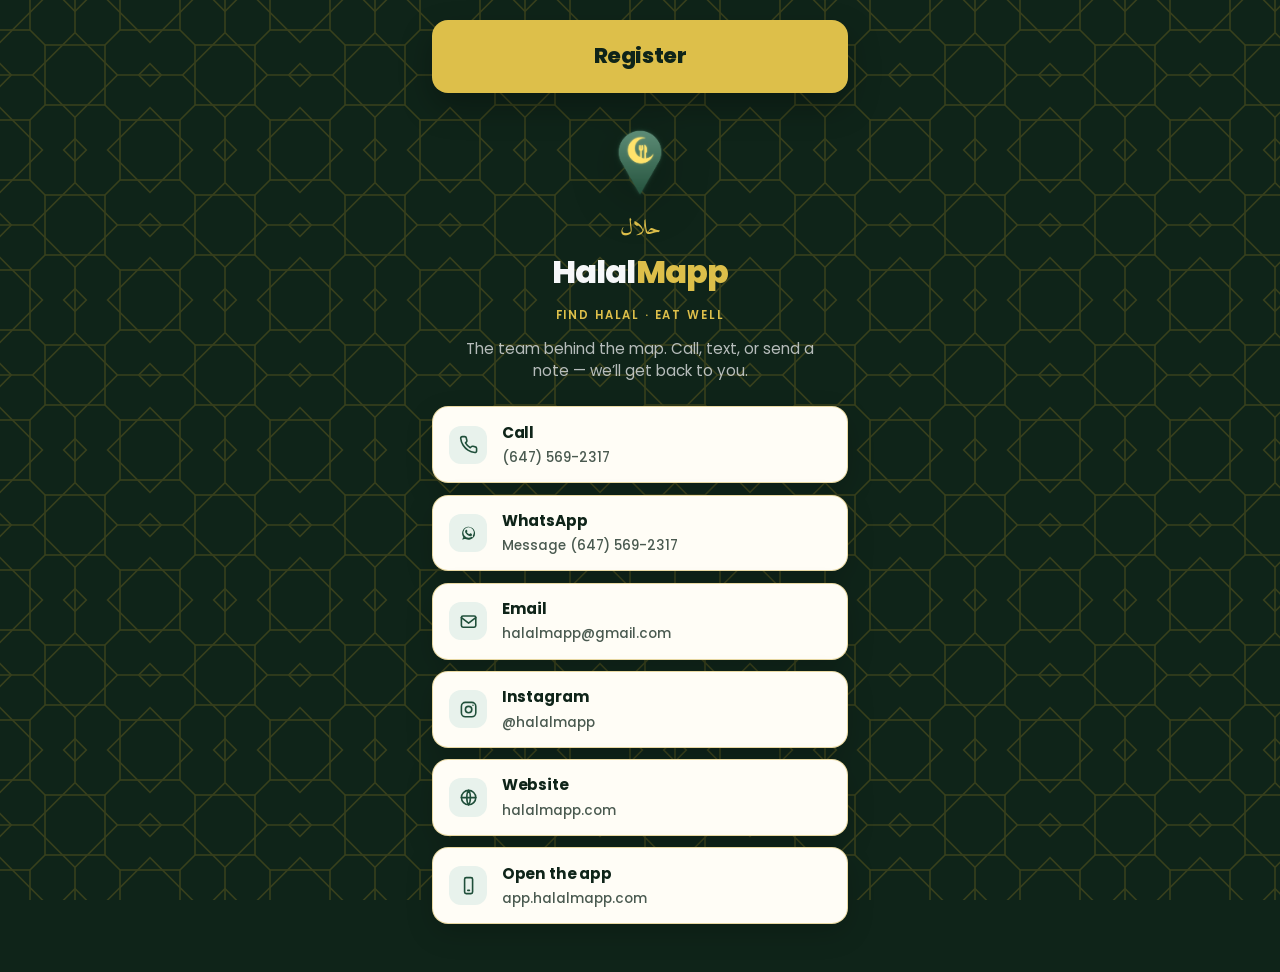
<file: connect/index.html>
<!DOCTYPE html>
<html lang="en">
<head>
  <meta charset="UTF-8">
  <meta name="viewport" content="width=device-width, initial-scale=1">
  <meta name="description" content="Contact HalalMapp — call, email, or message us on Instagram.">
  <meta name="theme-color" content="#0f2419">
  <title>Contact — HalalMapp</title>
  <link rel="icon" href="/assets/favicon.ico" sizes="any">
  <link rel="icon" href="/assets/favicon.png" type="image/png" sizes="32x32">
  <link rel="apple-touch-icon" href="/assets/apple-touch-icon.png">
  <link rel="canonical" href="https://halalmapp.com/connect">
  <link rel="preconnect" href="https://fonts.googleapis.com">
  <link rel="preconnect" href="https://fonts.gstatic.com" crossorigin>
  <link href="https://fonts.googleapis.com/css2?family=Amiri:wght@700&family=Poppins:wght@500;600;700;800&display=swap" rel="stylesheet">
  <link rel="stylesheet" href="/css/styles.css">
  <link rel="stylesheet" href="/css/brand.css">
</head>
<body class="connect-page">
  <div class="motif-lattice even" aria-hidden="true"><i></i></div>
  <main class="connect">
    <a class="connect-register" href="https://app.halalmapp.com">Register</a>
    <img class="connect-logo" src="/assets/halalmapp-logo-official.png" alt="HalalMapp logo" width="72" height="86">
    <p class="connect-arabic" aria-hidden="true">حلال</p>
    <h1>Halal<span>Mapp</span></h1>
    <p class="connect-slogan">Find Halal · Eat Well</p>
    <p class="connect-lead">The team behind the map. Call, text, or send a note — we’ll get back to you.</p>

    <nav class="connect-links" aria-label="Contact">
      <a class="connect-link" href="tel:+16475692317">
        <span class="connect-ico" aria-hidden="true">
          <svg viewBox="0 0 24 24" fill="none" stroke="currentColor" stroke-width="2" stroke-linecap="round" stroke-linejoin="round"><path d="M22 16.92v3a2 2 0 0 1-2.18 2 19.79 19.79 0 0 1-8.63-3.07 19.5 19.5 0 0 1-6-6 19.79 19.79 0 0 1-3.07-8.67A2 2 0 0 1 4.11 2h3a2 2 0 0 1 2 1.72c.13.96.36 1.9.7 2.81a2 2 0 0 1-.45 2.11L8.09 9.91a16 16 0 0 0 6 6l1.27-1.27a2 2 0 0 1 2.11-.45c.91.34 1.85.57 2.81.7A2 2 0 0 1 22 16.92z"/></svg>
        </span>
        <span class="connect-copy">
          <strong>Call</strong>
          <span>(647) 569-2317</span>
        </span>
      </a>
      <a class="connect-link" href="https://wa.me/16475692317" target="_blank" rel="noopener">
        <span class="connect-ico" aria-hidden="true">
          <svg viewBox="0 0 24 24" fill="currentColor"><path d="M20 11.9A8.1 8.1 0 0 1 5.3 17.4L4 21l3.7-1.2A8.1 8.1 0 1 1 20 11.9zm-8 6.5a6.5 6.5 0 0 0 3.5-1l.2-.1 2.1.7-.7-2 .1-.2a6.5 6.5 0 1 0-5.2 2.6zm3.6-4.9c-.2-.1-1.2-.6-1.3-.6s-.3-.1-.5.1-.6.6-.7.8-.3.2-.5.1a5.3 5.3 0 0 1-1.6-1 5.8 5.8 0 0 1-1.1-1.3c-.1-.2 0-.3.1-.5l.4-.4.1-.2a.4.4 0 0 0 0-.4l-.6-1.4c-.2-.4-.3-.3-.5-.3h-.4a.8.8 0 0 0-.6.3 2.4 2.4 0 0 0-.8 1.8 4.2 4.2 0 0 0 .9 2.2 9.6 9.6 0 0 0 3.7 3.2 4.3 4.3 0 0 0 2 .6 2.3 2.3 0 0 0 1.6-.7 1.9 1.9 0 0 0 .4-1.4c0-.1 0-.2-.2-.3z"/></svg>
        </span>
        <span class="connect-copy">
          <strong>WhatsApp</strong>
          <span>Message (647) 569-2317</span>
        </span>
      </a>
      <a class="connect-link" href="mailto:halalmapp@gmail.com">
        <span class="connect-ico" aria-hidden="true">
          <svg viewBox="0 0 24 24" fill="none" stroke="currentColor" stroke-width="2" stroke-linecap="round" stroke-linejoin="round"><rect x="3" y="5" width="18" height="14" rx="2"/><path d="M3 7l9 7 9-7"/></svg>
        </span>
        <span class="connect-copy">
          <strong>Email</strong>
          <span>halalmapp@gmail.com</span>
        </span>
      </a>
      <a class="connect-link" href="https://www.instagram.com/halalmapp" target="_blank" rel="noopener">
        <span class="connect-ico" aria-hidden="true">
          <svg viewBox="0 0 24 24" fill="none" stroke="currentColor" stroke-width="2" stroke-linecap="round" stroke-linejoin="round"><rect x="3" y="3" width="18" height="18" rx="5"/><circle cx="12" cy="12" r="4"/><circle cx="17.5" cy="6.5" r="1" fill="currentColor" stroke="none"/></svg>
        </span>
        <span class="connect-copy">
          <strong>Instagram</strong>
          <span>@halalmapp</span>
        </span>
      </a>
      <a class="connect-link" href="/home">
        <span class="connect-ico" aria-hidden="true">
          <svg viewBox="0 0 24 24" fill="none" stroke="currentColor" stroke-width="2" stroke-linecap="round" stroke-linejoin="round"><circle cx="12" cy="12" r="9"/><path d="M3 12h18M12 3c3 3.5 3 14.5 0 18M12 3c-3 3.5-3 14.5 0 18"/></svg>
        </span>
        <span class="connect-copy">
          <strong>Website</strong>
          <span>halalmapp.com</span>
        </span>
      </a>
      <a class="connect-link" href="https://app.halalmapp.com">
        <span class="connect-ico" aria-hidden="true">
          <svg viewBox="0 0 24 24" fill="none" stroke="currentColor" stroke-width="2" stroke-linecap="round" stroke-linejoin="round"><rect x="7" y="2" width="10" height="20" rx="2"/><path d="M11 18h2"/></svg>
        </span>
        <span class="connect-copy">
          <strong>Open the app</strong>
          <span>app.halalmapp.com</span>
        </span>
      </a>
    </nav>
  </main>
</body>
</html>
</file>
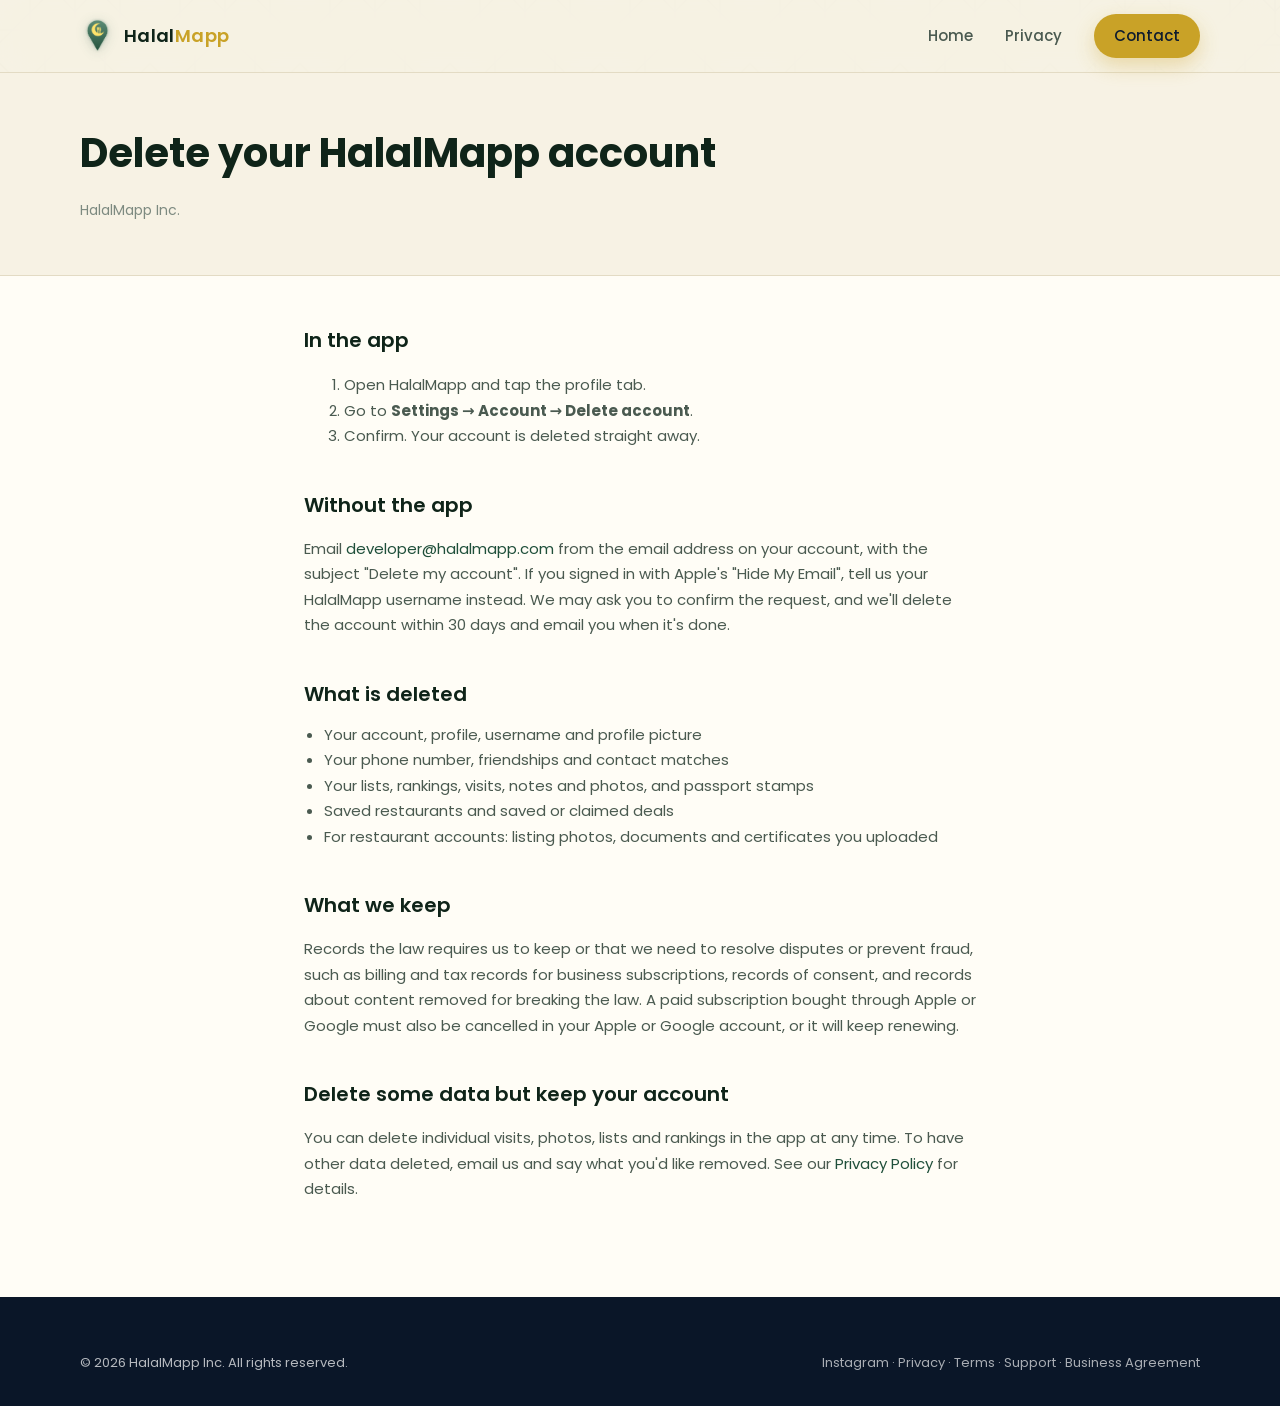
<file: delete-account/index.html>
<!DOCTYPE html>
<html lang="en">
<head>
  <meta charset="UTF-8">
  <meta name="viewport" content="width=device-width, initial-scale=1.0">
  <meta name="description" content="How to delete your HalalMapp account and data, in the app or by email.">
  <meta name="theme-color" content="#2F6B4F">
  <title>Delete your account — HalalMapp</title>
  <link rel="icon" href="/assets/favicon.ico" sizes="any">
  <link rel="icon" href="/assets/favicon.png" type="image/png" sizes="32x32">
  <link rel="apple-touch-icon" href="/assets/apple-touch-icon.png">
  <link rel="preconnect" href="https://fonts.googleapis.com">
  <link rel="preconnect" href="https://fonts.gstatic.com" crossorigin>
  <link href="https://fonts.googleapis.com/css2?family=Amiri:wght@700&family=Poppins:wght@400;500;600;700;800&display=swap" rel="stylesheet">
  <link rel="stylesheet" href="/css/styles.css">
  <link rel="stylesheet" href="/css/brand.css">
</head>
<body>
  <header class="site-header">
    <div class="container header-inner">
      <a href="/" class="logo">
        <img class="logo-image" src="/assets/halalmapp-logo-official.png" alt="" width="40" height="48">
        <span>Halal<span class="logo-accent">Mapp</span></span>
      </a>
      <nav class="nav-desktop" aria-label="Main">
        <a href="/">Home</a>
        <a href="/privacy">Privacy</a>
        <a href="mailto:developer@halalmapp.com" class="nav-cta">Contact</a>
      </nav>
      <button class="menu-toggle" aria-label="Open menu" aria-expanded="false" aria-controls="mobile-nav">
        <svg width="24" height="24" viewBox="0 0 24 24" fill="none" stroke="currentColor" stroke-width="2" stroke-linecap="round">
          <line x1="3" y1="6" x2="21" y2="6"/><line x1="3" y1="12" x2="21" y2="12"/><line x1="3" y1="18" x2="21" y2="18"/>
        </svg>
      </button>
    </div>
    <nav id="mobile-nav" class="nav-mobile container" aria-label="Mobile">
      <a href="/">Home</a>
      <a href="/privacy">Privacy</a>
      <a href="mailto:developer@halalmapp.com">Contact</a>
    </nav>
  </header>

  <main>
    <div class="legal-hero">
      <div class="container">
        <h1>Delete your HalalMapp account</h1>
        <p class="legal-meta">HalalMapp Inc.</p>
      </div>
    </div>
    <div class="legal-content">
      <div class="container legal-body">
        <h2>In the app</h2>
        <ol>
          <li>Open HalalMapp and tap the profile tab.</li>
          <li>Go to <strong>Settings → Account → Delete account</strong>.</li>
          <li>Confirm. Your account is deleted straight away.</li>
        </ol>

        <h2>Without the app</h2>
        <p>
          Email <a href="mailto:developer@halalmapp.com?subject=Delete%20my%20account">developer@halalmapp.com</a>
          from the email address on your account, with the subject "Delete my account". If you signed in with Apple's
          "Hide My Email", tell us your HalalMapp username instead. We may ask you to confirm the request, and we'll delete
          the account within 30 days and email you when it's done.
        </p>

        <h2>What is deleted</h2>
        <ul>
          <li>Your account, profile, username and profile picture</li>
          <li>Your phone number, friendships and contact matches</li>
          <li>Your lists, rankings, visits, notes and photos, and passport stamps</li>
          <li>Saved restaurants and saved or claimed deals</li>
          <li>For restaurant accounts: listing photos, documents and certificates you uploaded</li>
        </ul>

        <h2>What we keep</h2>
        <p>
          Records the law requires us to keep or that we need to resolve disputes or prevent fraud, such as billing and tax
          records for business subscriptions, records of consent, and records about content removed for breaking the law.
          A paid subscription bought through Apple or Google must also be cancelled in your Apple or Google account, or it
          will keep renewing.
        </p>

        <h2>Delete some data but keep your account</h2>
        <p>
          You can delete individual visits, photos, lists and rankings in the app at any time. To have other data deleted,
          email us and say what you'd like removed. See our <a href="/privacy">Privacy Policy</a> for details.
        </p>
      </div>
    </div>
  </main>

  <footer class="site-footer">
    <div class="container">
      <div class="footer-bottom" style="border-top: none; padding-top: 0;">
        <span>&copy; 2026 HalalMapp Inc. All rights reserved.</span>
        <span><a href="https://www.instagram.com/halalmapp" style="color: rgba(255,255,255,0.65);">Instagram</a> · <a href="/privacy" style="color: rgba(255,255,255,0.65);">Privacy</a> · <a href="/terms" style="color: rgba(255,255,255,0.65);">Terms</a> · <a href="/support" style="color: rgba(255,255,255,0.65);">Support</a> · <a href="/business-agreement" style="color: rgba(255,255,255,0.65);">Business Agreement</a></span>
      </div>
    </div>
  </footer>

  <script src="/js/main.js"></script>
</body>
</html>
</file>
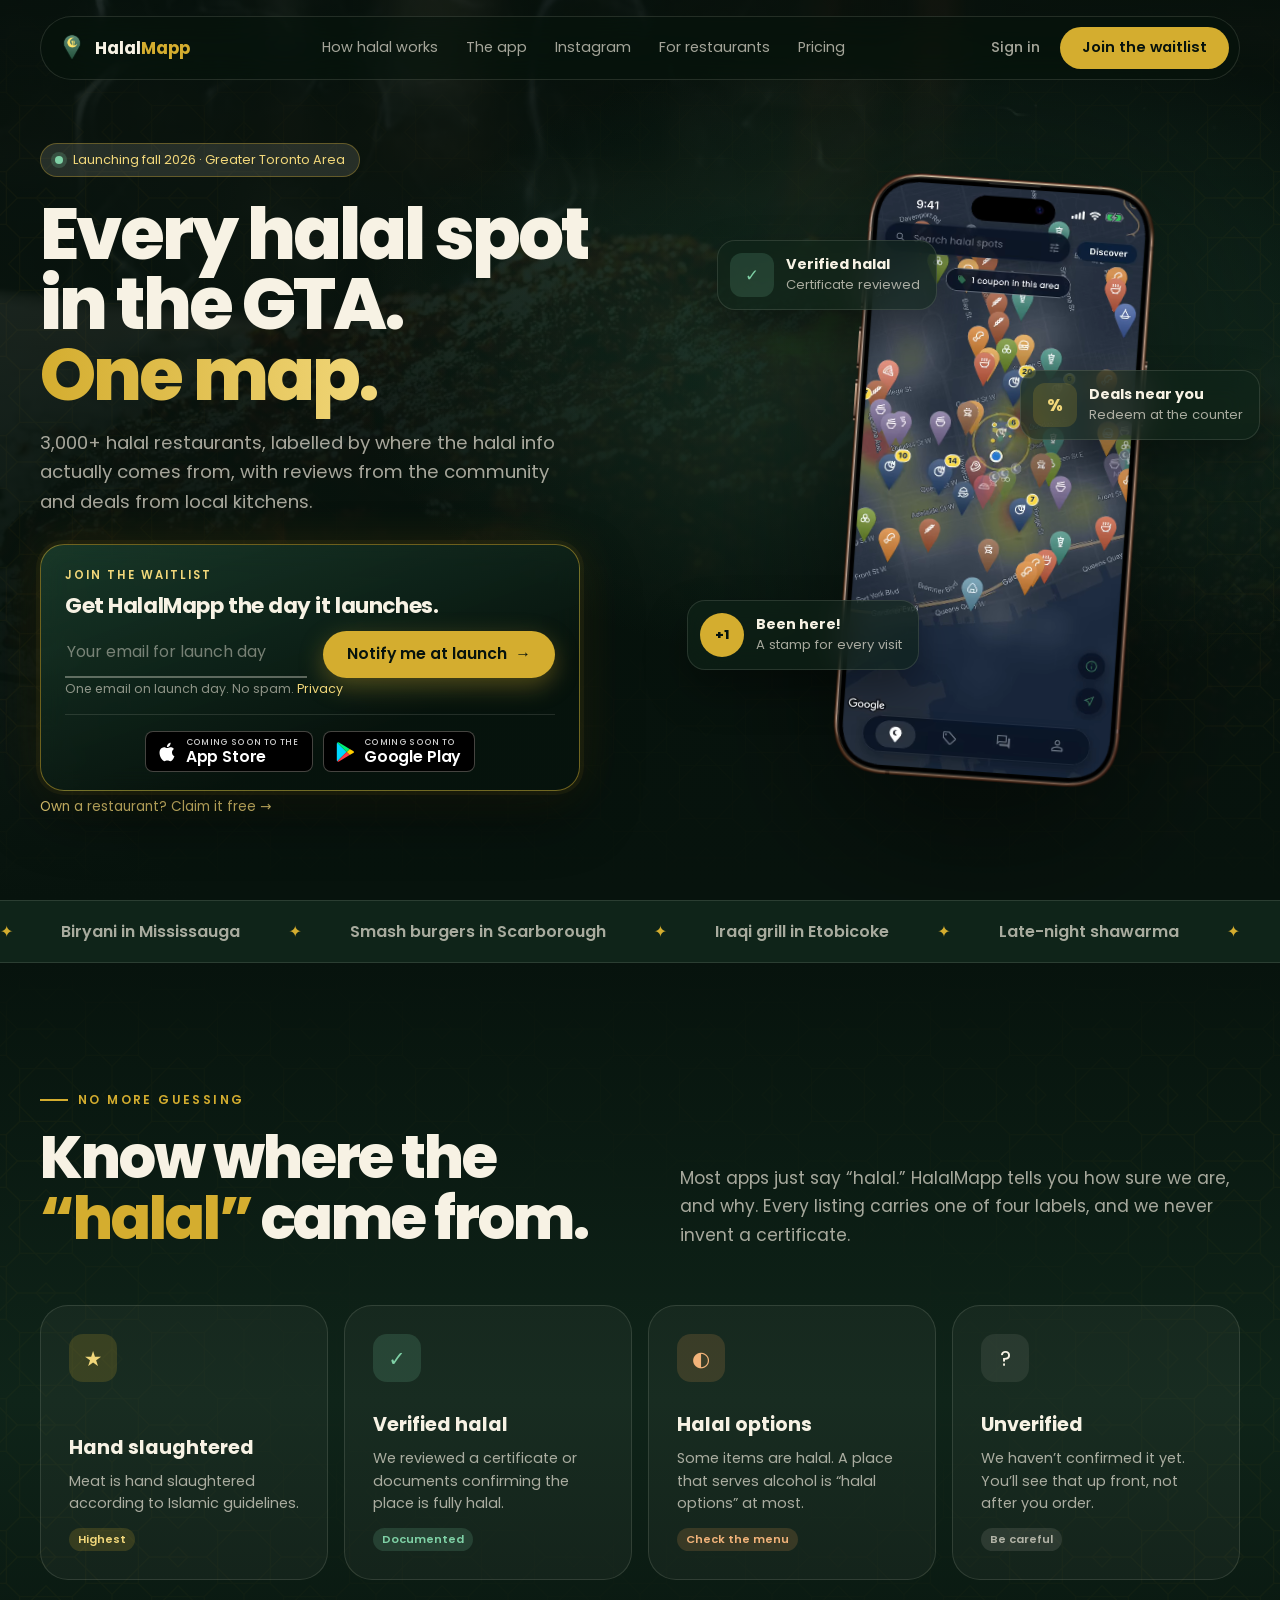
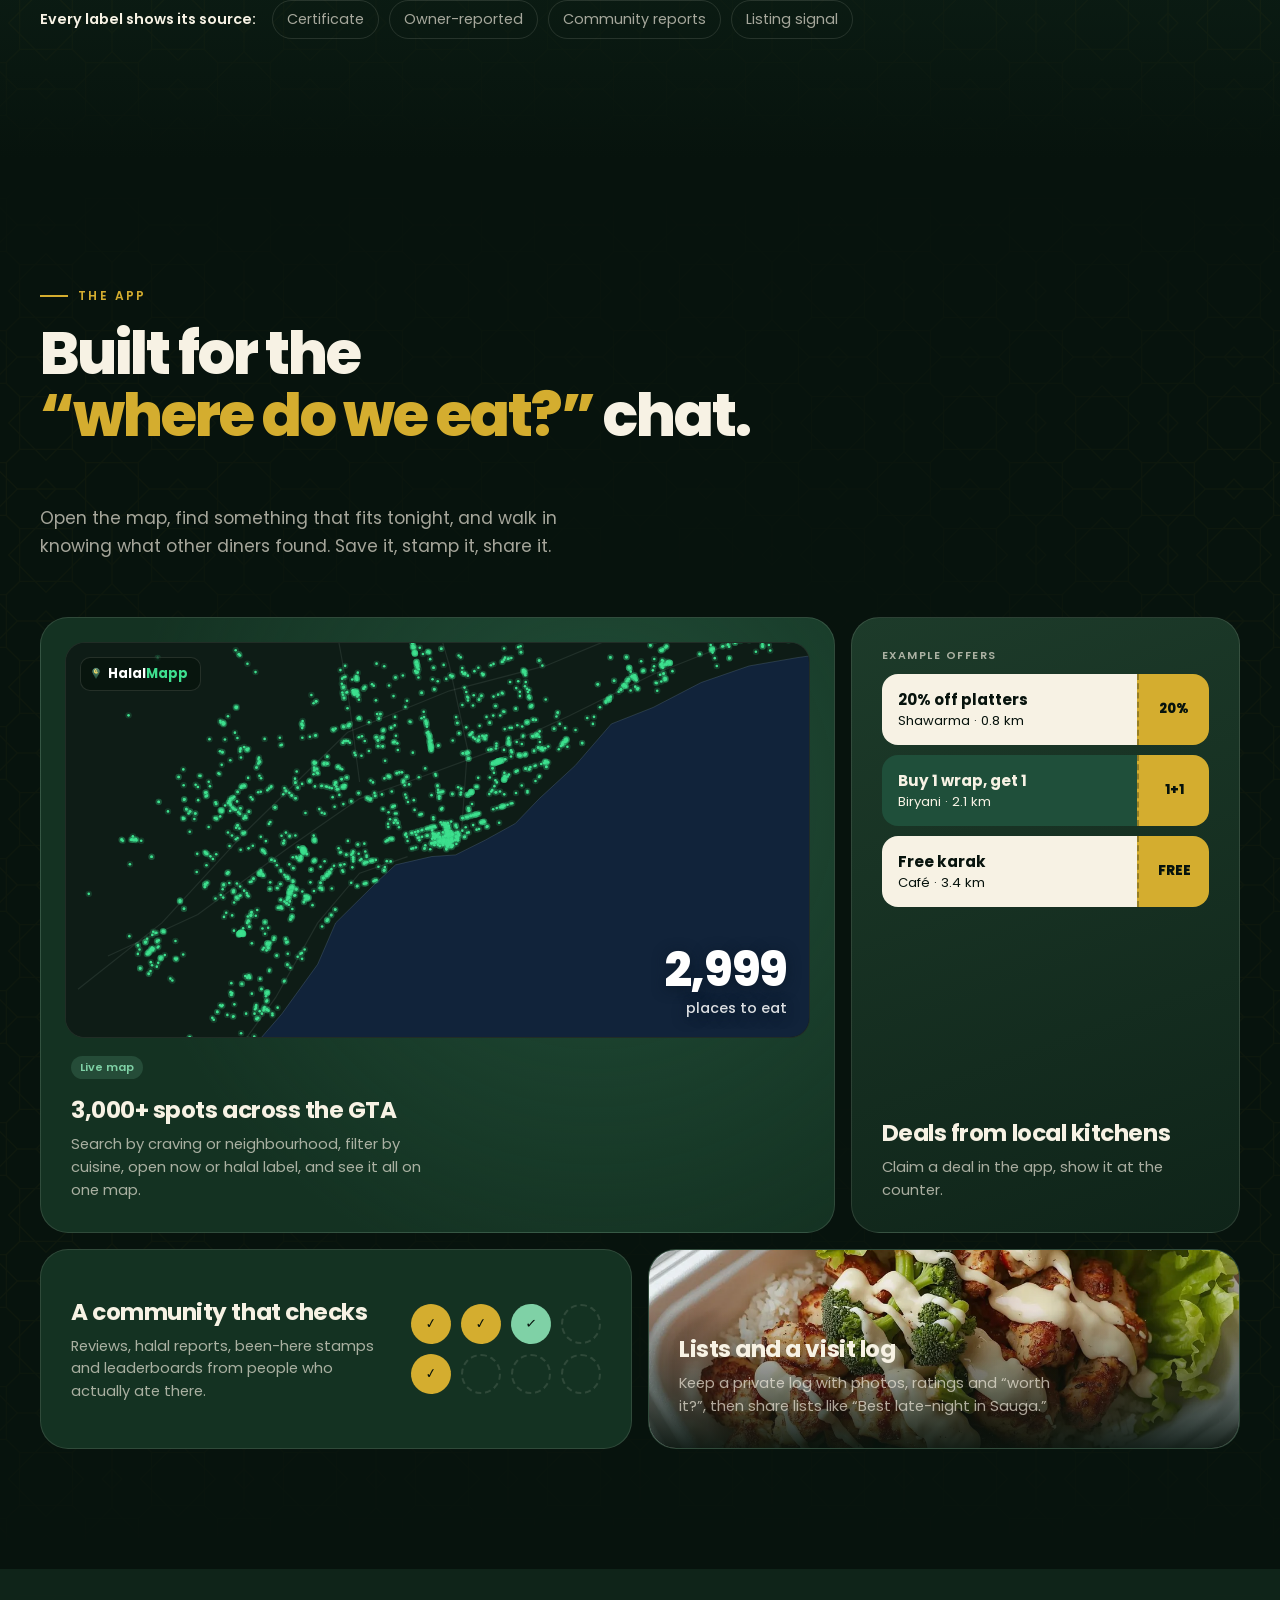
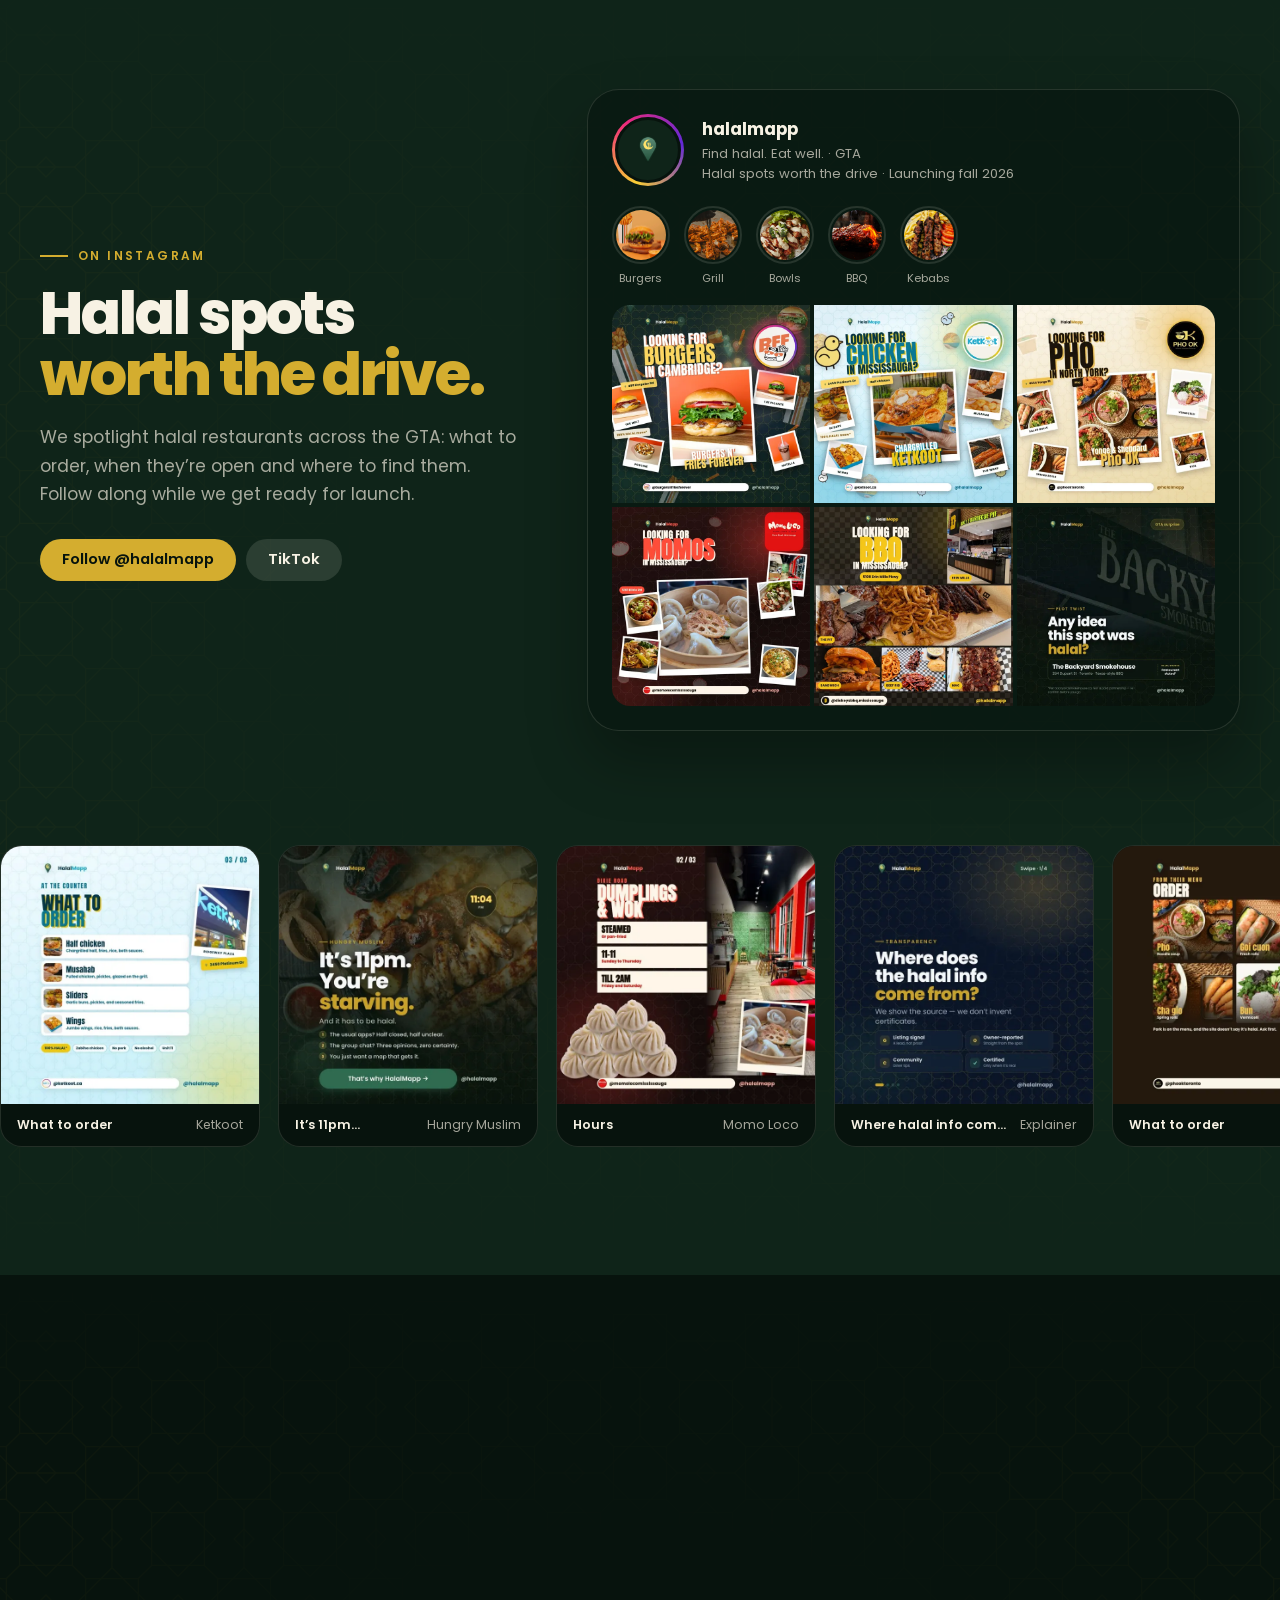
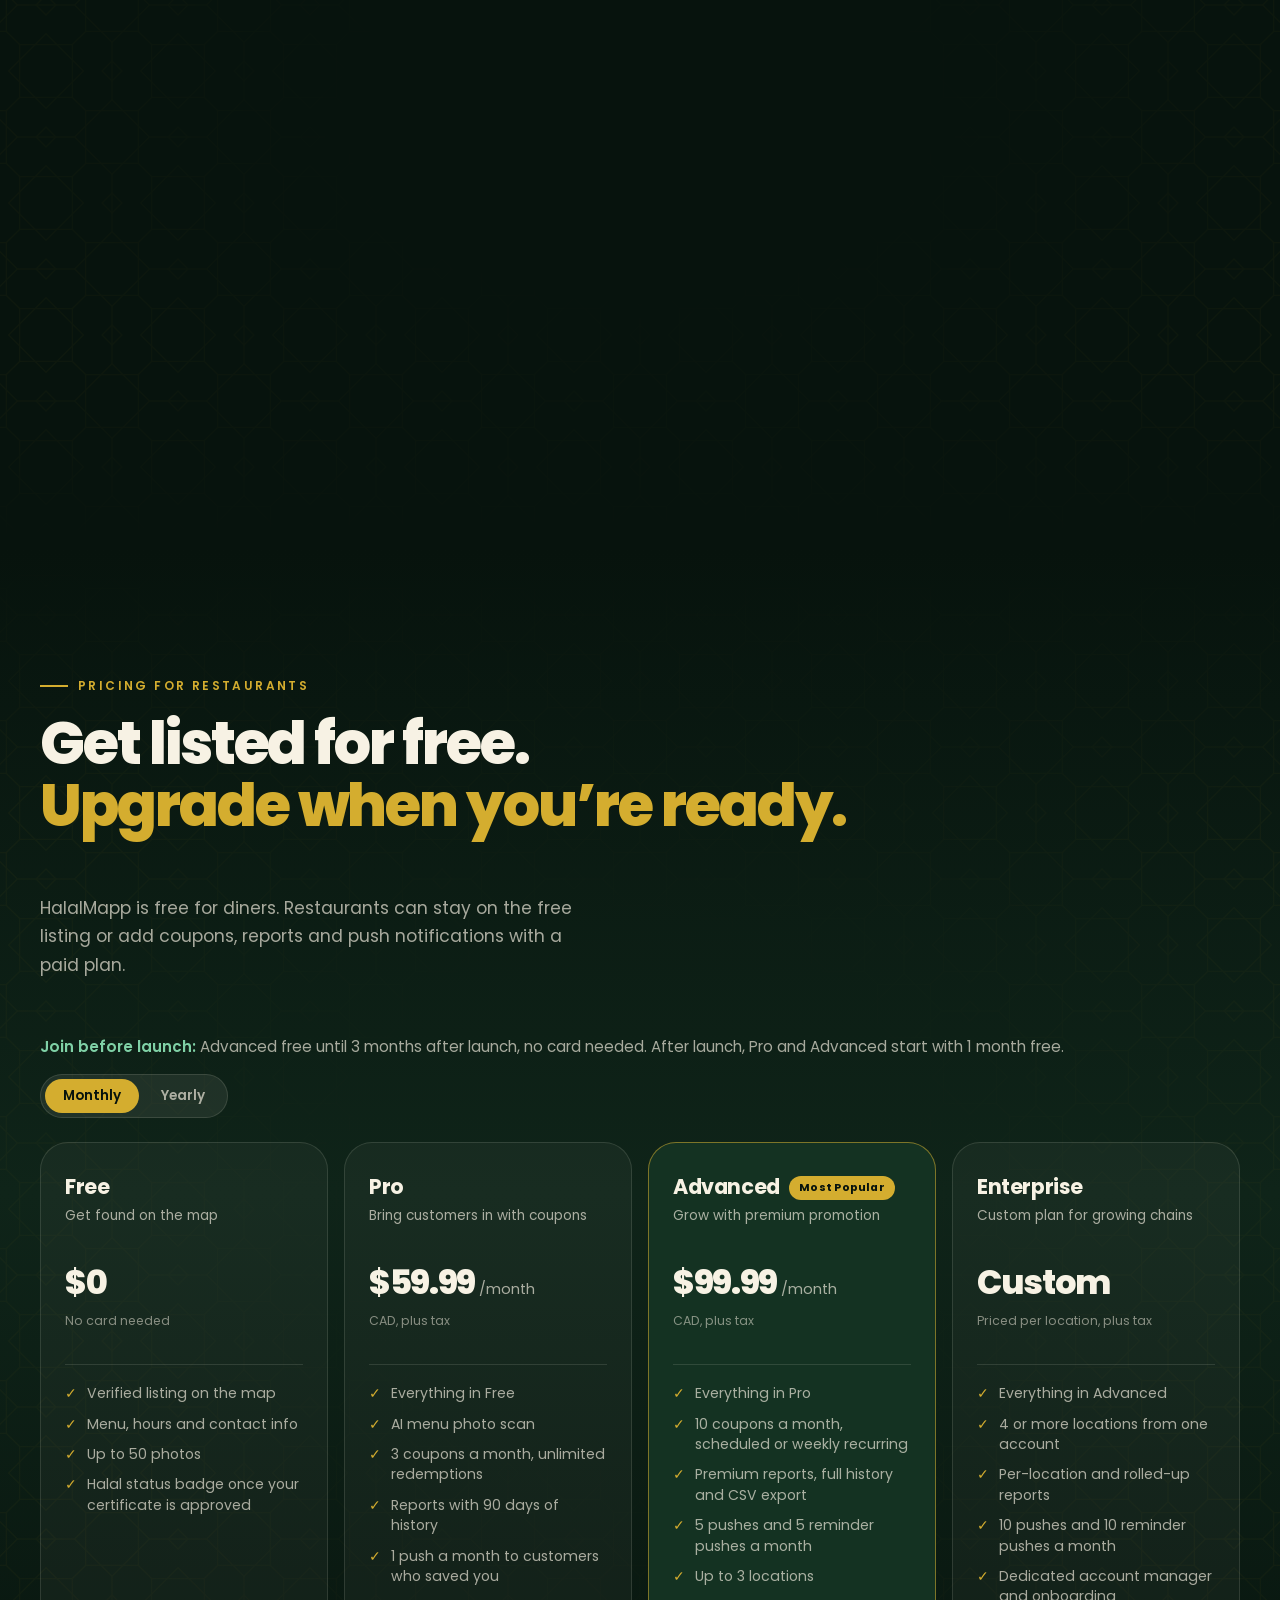
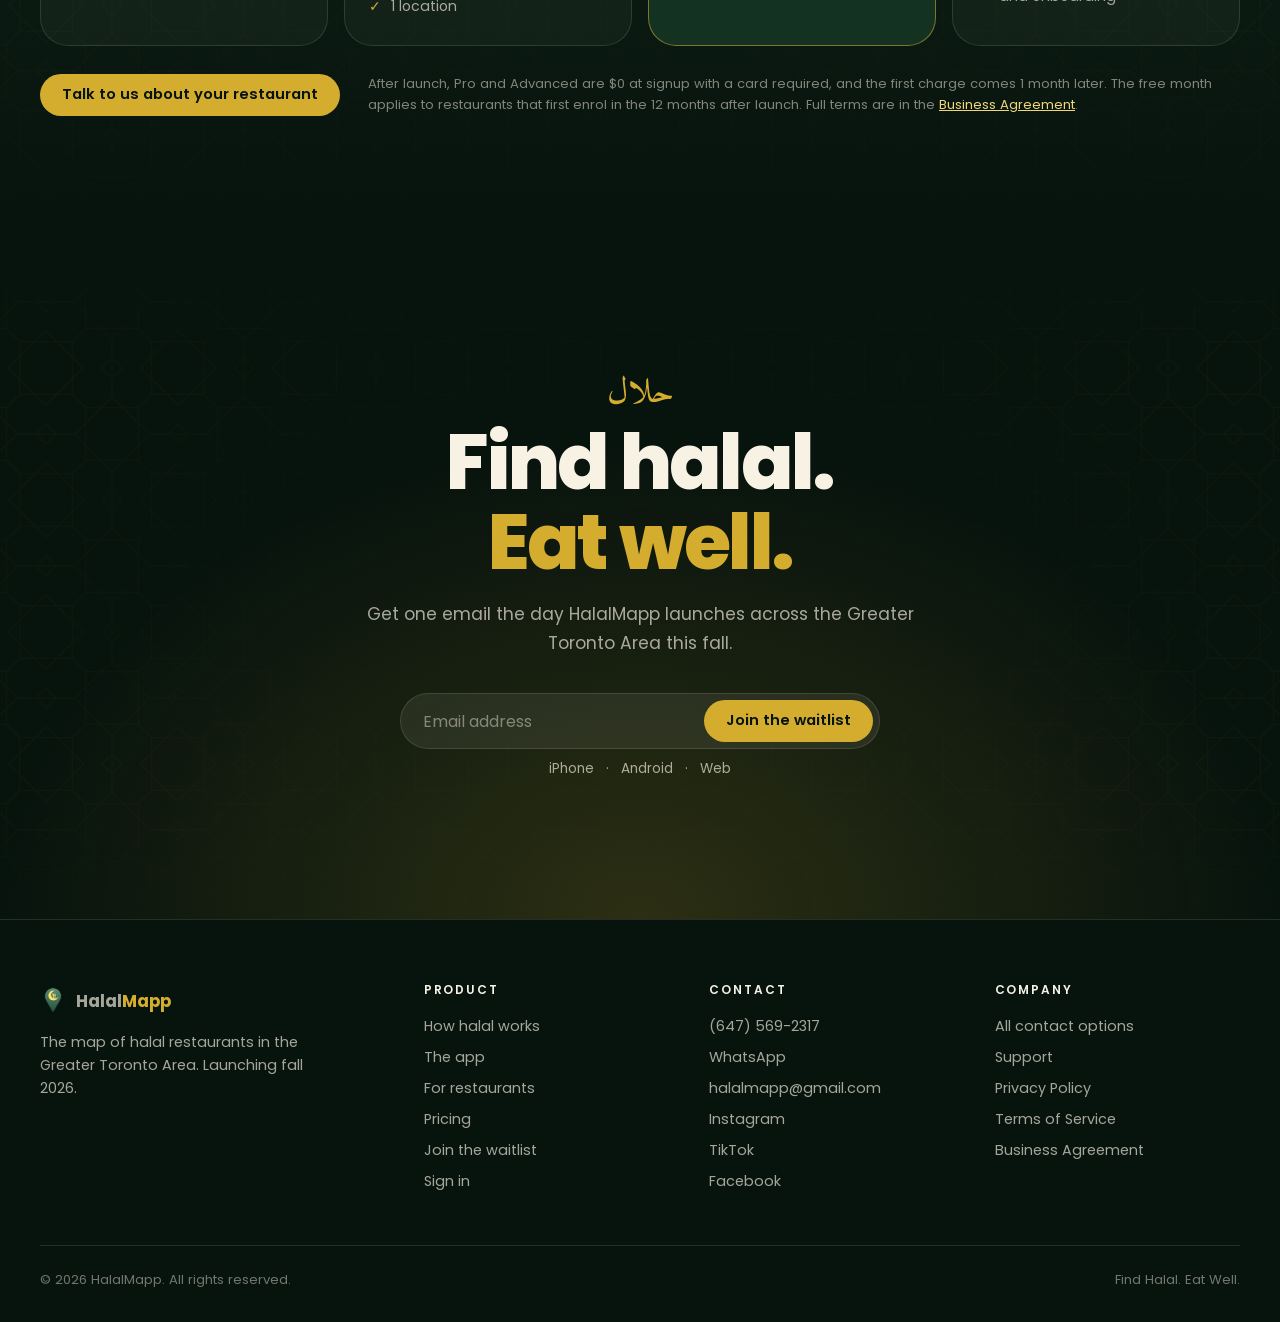
<file: home/index.html>
<!DOCTYPE html>
<html lang="en" data-theme="dark">
<head>
  <meta charset="UTF-8">
  <meta name="viewport" content="width=device-width, initial-scale=1.0">
  <meta name="description" content="HalalMapp is the map of 3,000+ halal restaurants in the Greater Toronto Area, with honest halal labels, community reviews and deals from local kitchens. Launching fall 2026.">
  <meta name="theme-color" content="#07130d">
  <title>HalalMapp — Find Halal. Eat Well.</title>
  <link rel="canonical" href="https://halalmapp.com/home">
  <meta property="og:type" content="website">
  <meta property="og:title" content="HalalMapp — Every halal spot in the GTA. One map.">
  <meta property="og:description" content="3,000+ halal restaurants with honest halal labels, community reviews and local deals. Launching fall 2026 in the Greater Toronto Area.">
  <meta property="og:url" content="https://halalmapp.com/home">
  <meta property="og:image" content="https://halalmapp.com/assets/spots/backyard-ribs.jpg">
  <meta name="twitter:card" content="summary_large_image">
  <link rel="icon" href="/assets/favicon.ico" sizes="any">
  <link rel="icon" href="/assets/favicon.png" type="image/png" sizes="32x32">
  <link rel="apple-touch-icon" href="/assets/apple-touch-icon.png">
  <link rel="preconnect" href="https://fonts.googleapis.com">
  <link rel="preconnect" href="https://fonts.gstatic.com" crossorigin>
  <link href="https://fonts.googleapis.com/css2?family=Amiri:wght@700&family=Poppins:wght@400;500;600;700;800&display=swap" rel="stylesheet">
  <script>document.documentElement.classList.add("js");</script>
  <link rel="stylesheet" href="/css/home.css">
</head>
<body>
  <header class="site-header">
    <div class="nav">
      <a class="brand" href="/home" aria-label="HalalMapp home"><img src="/assets/halalmapp-logo-official.png" alt="" width="26" height="33"><span>Halal<b>Mapp</b></span></a>
      <nav class="nav-links" aria-label="Main">
        <a href="#labels">How halal works</a>
        <a href="#app">The app</a>
        <a href="#instagram">Instagram</a>
        <a href="#restaurants">For restaurants</a>
        <a href="#pricing">Pricing</a>
      </nav>
      <div class="nav-actions">
        <a class="nav-signin" href="https://app.halalmapp.com">Sign in</a>
        <a class="btn btn-gold" href="#join">Join the waitlist</a>
      </div>
      <button class="menu-toggle" type="button" aria-label="Open menu" aria-expanded="false" aria-controls="mobile-nav">
        <svg width="22" height="22" viewBox="0 0 24 24" fill="none" stroke="currentColor" stroke-width="2" stroke-linecap="round" aria-hidden="true"><line x1="4" y1="7" x2="20" y2="7"/><line x1="4" y1="12" x2="20" y2="12"/><line x1="4" y1="17" x2="20" y2="17"/></svg>
      </button>
    </div>
    <nav id="mobile-nav" class="nav-mobile" aria-label="Mobile">
      <a href="#labels">How halal works</a>
      <a href="#app">The app</a>
      <a href="#instagram">Instagram</a>
      <a href="#restaurants">For restaurants</a>
        <a href="#pricing">Pricing</a>
      <a href="https://app.halalmapp.com">Sign in</a>
      <a class="btn btn-gold" href="#join">Join the waitlist</a>
    </nav>
  </header>

  <main>
    <section class="hero pat">
      <picture class="hero-bg" aria-hidden="true">
        <source srcset="/assets/spots/backyard-ribs.webp" type="image/webp">
        <img src="/assets/spots/backyard-ribs.jpg" alt="" fetchpriority="high">
      </picture>
      <div class="wrap hero-grid">
        <div>
          <span class="pill"><i></i>Launching fall 2026 · Greater Toronto Area</span>
          <h1>Every halal spot<br>in the GTA.<br><em>One map.</em></h1>
          <p class="lede">3,000+ halal restaurants, labelled by where the halal info actually comes from, with reviews from the community and deals from local kitchens.</p>
          <div class="join-card">
          <form class="waitlist-form signup signup--hero" id="join" novalidate>
            <label class="signup-label" for="hero-waitlist-email">Join the waitlist</label>
            <p class="join-title">Get HalalMapp the day it launches.</p>
            <div class="signup-row">
              <input type="email" id="hero-waitlist-email" name="email" inputmode="email" autocomplete="email" placeholder="Your email for launch day" required aria-describedby="hero-waitlist-status">
              <button type="submit" class="btn btn-gold btn-join">Notify me at launch</button>
            </div>
            <div class="waitlist-hp" aria-hidden="true">
              <label for="hero-waitlist-company">Company</label>
              <input type="text" id="hero-waitlist-company" name="company" tabindex="-1" autocomplete="off">
            </div>
            <p class="waitlist-status" id="hero-waitlist-status" role="status" aria-live="polite"></p>
            <p class="join-note">One email on launch day. No spam. <a href="/privacy">Privacy</a></p>
          </form>
          <div class="hero-stores" aria-label="Coming soon to the App Store and Google Play">
            <span class="store-btn"><svg viewBox="0 0 24 24" aria-hidden="true"><path fill="currentColor" d="M18.71 19.5c-.83 1.24-1.71 2.45-3.05 2.47-1.34.03-1.77-.79-3.29-.79-1.53 0-2 .77-3.27.82-1.31.05-2.3-1.32-3.14-2.53C4.25 17 2.94 12.45 4.7 9.39c.87-1.52 2.43-2.48 4.12-2.51 1.28-.02 2.5.87 3.29.87.78 0 2.26-1.07 3.81-.91.65.03 2.47.26 3.64 1.98-.09.06-2.17 1.28-2.15 3.81.03 3.02 2.65 4.03 2.68 4.04-.03.07-.42 1.44-1.38 2.83M13 3.5c.73-.83 1.94-1.46 2.94-1.5.13 1.17-.34 2.35-1.04 3.19-.69.85-1.83 1.51-2.95 1.42-.15-1.15.41-2.35 1.05-3.11z"/></svg><span><small>Coming soon to the</small><b>App Store</b></span></span>
            <span class="store-btn"><svg class="play" viewBox="0 0 24 24" aria-hidden="true"><path fill="#00d7fe" d="M3.6 1.8 13.8 12 3.6 22.2c-.3-.3-.5-.8-.5-1.3V3.1c0-.5.2-1 .5-1.3z"/><path fill="#ffce00" d="m17.1 8.6 3.9 2.2c1 .6 1 1.8 0 2.4l-3.9 2.2-3.3-3.4z"/><path fill="#ff3a44" d="M17.1 15.4 13.8 12 3.6 22.2c.4.4 1.1.5 1.8.1z"/><path fill="#00f076" d="M17.1 8.6 5.4 1.7c-.7-.4-1.4-.3-1.8.1L13.8 12z"/></svg><span><small>Coming soon to</small><b>Google Play</b></span></span>
          </div>
          </div>
          <div class="hero-meta hero-meta--beside">
                        <a href="#restaurants">Own a restaurant? Claim it free →</a>
          </div>
        </div>
        <div class="stage" aria-hidden="true">
          <div class="phone device">
            <video class="device-screen" autoplay muted loop playsinline preload="auto" poster="/assets/hero-map-poster.jpg">
              <source src="/assets/hero-map.webm" type="video/webm">
              <source src="/assets/hero-map.mp4" type="video/mp4">
            </video>
            <img class="device-frame" src="/assets/iphone-frame.png" alt="" width="771" height="1600">
          </div>
          <div class="float f1">
            <span class="ico" style="background:rgba(127,209,166,.16);color:var(--mint)">✓</span>
            <div><strong>Verified halal</strong><span>Certificate reviewed</span></div>
          </div>
          <div class="float f2">
            <span class="ico" style="background:var(--gold);color:var(--ink);border-radius:50%;font-size:.8rem">+1</span>
            <div><strong>Been here!</strong><span>A stamp for every visit</span></div>
          </div>
          <div class="float f3">
            <span class="ico" style="background:rgba(212,173,47,.18);color:var(--gold-soft)">%</span>
            <div><strong>Deals near you</strong><span>Redeem at the counter</span></div>
          </div>
        </div>
        <div class="hero-meta hero-meta--below">
                    <a href="#restaurants">Own a restaurant? Claim it free →</a>
        </div>
      </div>
    </section>

    <div class="ticker" aria-hidden="true">
      <div class="ticker-track">
        <span>Biryani in Mississauga</span><span>Smash burgers in Scarborough</span><span>Iraqi grill in Etobicoke</span><span>Late-night shawarma</span><span>Texas BBQ on Dupont</span><span>Pho in North York</span><span>Karak in Brampton</span><span>Momos in Mississauga</span>
        <span>Biryani in Mississauga</span><span>Smash burgers in Scarborough</span><span>Iraqi grill in Etobicoke</span><span>Late-night shawarma</span><span>Texas BBQ on Dupont</span><span>Pho in North York</span><span>Karak in Brampton</span><span>Momos in Mississauga</span>
      </div>
    </div>

    <section class="trust pat" id="labels">
      <div class="wrap">
        <div class="head-row reveal">
          <div>
            <span class="eyebrow">No more guessing</span>
            <h2>Know where the<br><em>“halal”</em> came from.</h2>
          </div>
          <p class="sub">Most apps just say “halal.” HalalMapp tells you how sure we are, and why. Every listing carries one of four labels, and we never invent a certificate.</p>
        </div>
        <div class="status-grid">
          <article class="status reveal">
            <span class="ico" style="background:rgba(212,173,47,.18);color:var(--gold-soft)" aria-hidden="true">★</span>
            <h3>Hand slaughtered</h3>
            <p>Meat is hand slaughtered according to Islamic guidelines.</p>
            <span class="chip h">Highest</span>
          </article>
          <article class="status reveal">
            <span class="ico" style="background:rgba(127,209,166,.16);color:var(--mint)" aria-hidden="true">✓</span>
            <h3>Verified halal</h3>
            <p>We reviewed a certificate or documents confirming the place is fully halal.</p>
            <span class="chip v">Documented</span>
          </article>
          <article class="status reveal">
            <span class="ico" style="background:rgba(240,160,80,.16);color:var(--amber)" aria-hidden="true">◐</span>
            <h3>Halal options</h3>
            <p>Some items are halal. A place that serves alcohol is “halal options” at most.</p>
            <span class="chip o">Check the menu</span>
          </article>
          <article class="status reveal">
            <span class="ico" style="background:rgba(247,242,228,.08)" aria-hidden="true">?</span>
            <h3>Unverified</h3>
            <p>We haven’t confirmed it yet. You’ll see that up front, not after you order.</p>
            <span class="chip u">Be careful</span>
          </article>
        </div>
        <div class="sources reveal">
          <b>Every label shows its source:</b>
          <span>Certificate</span><span>Owner-reported</span><span>Community reports</span><span>Listing signal</span>
        </div>
      </div>
    </section>

    <section class="pat" id="app">
      <div class="wrap">
        <div class="head-row reveal">
          <div>
            <span class="eyebrow">The app</span>
            <h2>Built for the<br><em>“where do we eat?”</em> chat.</h2>
          </div>
          <p class="sub">Open the map, find something that fits tonight, and walk in knowing what other diners found. Save it, stamp it, share it.</p>
        </div>
        <div class="bento">
          <div class="tile t-map reveal">
            <div class="gtamap" role="img" aria-label="Map of the Greater Toronto Area with a dot for every halal restaurant on HalalMapp">
              <canvas class="gtamap-canvas" aria-hidden="true"></canvas>
              <span class="gtamap-brand"><img src="/assets/halalmapp-logo-official.png" alt="" width="14" height="18"><span>Halal<b>Mapp</b></span></span>
              <div class="gtamap-count"><b data-target="3000">3,000</b><span>places to eat</span></div>
            </div>
            <span class="chip v">Live map</span>
            <h3>3,000+ spots across the GTA</h3>
            <p>Search by craving or neighbourhood, filter by cuisine, open now or halal label, and see it all on one map.</p>
          </div>
          <div class="tile t-deals reveal">
            <div class="tickets" aria-hidden="true">
              <small>Example offers</small>
              <div class="ticket"><div><strong>20% off platters</strong>Shawarma · 0.8 km</div><div>20%</div></div>
              <div class="ticket g"><div><strong>Buy 1 wrap, get 1</strong>Biryani · 2.1 km</div><div>1+1</div></div>
              <div class="ticket"><div><strong>Free karak</strong>Café · 3.4 km</div><div>FREE</div></div>
            </div>
            <div><h3>Deals from local kitchens</h3><p>Claim a deal in the app, show it at the counter.</p></div>
          </div>
          <div class="tile t-comm reveal">
            <div>
              <h3>A community that checks</h3>
              <p>Reviews, halal reports, been-here stamps and leaderboards from people who actually ate there.</p>
            </div>
            <div class="stamps" aria-hidden="true"><span class="on">✓</span><span class="on">✓</span><span class="on">✓</span><span></span><span class="on">✓</span><span></span><span></span><span></span></div>
          </div>
          <div class="tile t-lists photo reveal">
            <picture>
              <source srcset="/assets/spots/momo-loco-bowl.webp" type="image/webp">
              <img src="/assets/spots/momo-loco-bowl.jpg" alt="" width="1000" height="666" loading="lazy">
            </picture>
            <h3>Lists and a visit log</h3>
            <p>Keep a private log with photos, ratings and “worth it?”, then share lists like “Best late-night in Sauga.”</p>
          </div>
        </div>
      </div>
    </section>

    <section class="ig pat" id="instagram">
      <div class="wrap ig-wrap">
        <div class="reveal">
          <span class="eyebrow">On Instagram</span>
          <h2>Halal spots<br><em>worth the drive.</em></h2>
          <p class="sub">We spotlight halal restaurants across the GTA: what to order, when they’re open and where to find them. Follow along while we get ready for launch.</p>
          <div class="ig-actions">
            <a class="btn btn-gold" href="https://www.instagram.com/halalmapp" target="_blank" rel="noopener">Follow @halalmapp</a>
            <a class="btn btn-ghost" href="https://www.tiktok.com/@halalmapp" target="_blank" rel="noopener">TikTok</a>
          </div>
        </div>
        <div class="ig-card reveal">
          <div class="ig-top">
            <span class="ig-avatar"><span><img src="/assets/halalmapp-logo-official.png" alt="" width="26" height="33"></span></span>
            <div><strong>halalmapp</strong><p>Find halal. Eat well. · GTA<br>Halal spots worth the drive · Launching fall 2026</p></div>
          </div>
          <ul class="highlights" aria-hidden="true">
            <li class="hl"><span><img src="/assets/spots/bff-og.webp" alt="" loading="lazy"></span>Burgers</li>
            <li class="hl"><span><img src="/assets/spots/ketkoot-sauce.webp" alt="" loading="lazy"></span>Grill</li>
            <li class="hl"><span><img src="/assets/spots/momo-loco-bowl.webp" alt="" loading="lazy"></span>Bowls</li>
            <li class="hl"><span><img src="/assets/spots/backyard-ribs.webp" alt="" loading="lazy"></span>BBQ</li>
            <li class="hl"><span><img src="/assets/photos/kebabs.webp" alt="" loading="lazy"></span>Kebabs</li>
          </ul>
          <div class="grid3">
            <a href="https://www.instagram.com/halalmapp" target="_blank" rel="noopener"><picture><source srcset="/assets/ig/bff-cambridge.webp" type="image/webp"><img src="/assets/ig/bff-cambridge.jpg" alt="Halal spot on Instagram: Burgers N Fries Forever, Cambridge" width="600" height="600" loading="lazy"></picture></a>
            <a href="https://www.instagram.com/halalmapp" target="_blank" rel="noopener"><picture><source srcset="/assets/ig/ketkoot.webp" type="image/webp"><img src="/assets/ig/ketkoot.jpg" alt="Halal spot on Instagram: Ketkoot, Mississauga" width="600" height="600" loading="lazy"></picture></a>
            <a href="https://www.instagram.com/halalmapp" target="_blank" rel="noopener"><picture><source srcset="/assets/ig/pho-ok.webp" type="image/webp"><img src="/assets/ig/pho-ok.jpg" alt="Halal spot on Instagram: Pho Ok, North York" width="600" height="600" loading="lazy"></picture></a>
            <a href="https://www.instagram.com/halalmapp" target="_blank" rel="noopener"><picture><source srcset="/assets/ig/momo-loco.webp" type="image/webp"><img src="/assets/ig/momo-loco.jpg" alt="Halal spot on Instagram: Momo Loco, Mississauga" width="600" height="600" loading="lazy"></picture></a>
            <a href="https://www.instagram.com/halalmapp" target="_blank" rel="noopener"><picture><source srcset="/assets/ig/dickeys.webp" type="image/webp"><img src="/assets/ig/dickeys.jpg" alt="Halal spot on Instagram: Dickey’s Barbecue Pit, Mississauga" width="600" height="600" loading="lazy"></picture></a>
            <a href="https://www.instagram.com/halalmapp" target="_blank" rel="noopener"><picture><source srcset="/assets/ig/backyard-smokehouse.webp" type="image/webp"><img src="/assets/ig/backyard-smokehouse.jpg" alt="Any idea this spot was halal? The Backyard Smokehouse, Toronto" width="600" height="600" loading="lazy"></picture></a>
          </div>
        </div>
      </div>
      <p class="wrap rail-label reveal">More from the feed</p>
      <div class="rail-viewport">
        <ul class="rail" id="ig-rail">
          <li><a class="post" href="https://www.instagram.com/halalmapp" target="_blank" rel="noopener"><picture><source srcset="/assets/ig/ketkoot-what-to-order.webp" type="image/webp"><img src="/assets/ig/ketkoot-what-to-order.jpg" alt="What to order at Ketkoot" width="600" height="600" loading="lazy"></picture><span class="post-meta"><b>What to order</b><span>Ketkoot</span></span></a></li>
          <li><a class="post" href="https://www.instagram.com/halalmapp" target="_blank" rel="noopener"><picture><source srcset="/assets/ig/hungry-muslim-11pm.webp" type="image/webp"><img src="/assets/ig/hungry-muslim-11pm.jpg" alt="It’s 11pm. You’re starving. And it has to be halal." width="600" height="600" loading="lazy"></picture><span class="post-meta"><b>It’s 11pm…</b><span>Hungry Muslim</span></span></a></li>
          <li><a class="post" href="https://www.instagram.com/halalmapp" target="_blank" rel="noopener"><picture><source srcset="/assets/ig/momo-loco-hours.webp" type="image/webp"><img src="/assets/ig/momo-loco-hours.jpg" alt="Momo Loco opening hours" width="600" height="600" loading="lazy"></picture><span class="post-meta"><b>Hours</b><span>Momo Loco</span></span></a></li>
          <li><a class="post" href="https://www.instagram.com/halalmapp" target="_blank" rel="noopener"><picture><source srcset="/assets/ig/where-halal-info-comes-from.webp" type="image/webp"><img src="/assets/ig/where-halal-info-comes-from.jpg" alt="Where does the halal info come from?" width="600" height="600" loading="lazy"></picture><span class="post-meta"><b>Where halal info comes from</b><span>Explainer</span></span></a></li>
          <li><a class="post" href="https://www.instagram.com/halalmapp" target="_blank" rel="noopener"><picture><source srcset="/assets/ig/pho-ok-what-to-order.webp" type="image/webp"><img src="/assets/ig/pho-ok-what-to-order.jpg" alt="What to order at Pho Ok" width="600" height="600" loading="lazy"></picture><span class="post-meta"><b>What to order</b><span>Pho Ok</span></span></a></li>
          <li><a class="post" href="https://www.instagram.com/halalmapp" target="_blank" rel="noopener"><picture><source srcset="/assets/ig/deals-on-the-map.webp" type="image/webp"><img src="/assets/ig/deals-on-the-map.jpg" alt="Halal spots with deals, on the map" width="600" height="600" loading="lazy"></picture><span class="post-meta"><b>Deals on the map</b><span>In the app</span></span></a></li>
          <li><a class="post" href="https://www.instagram.com/halalmapp" target="_blank" rel="noopener"><picture><source srcset="/assets/ig/dickeys-what-to-order.webp" type="image/webp"><img src="/assets/ig/dickeys-what-to-order.jpg" alt="What to order at Dickey’s Barbecue Pit" width="600" height="600" loading="lazy"></picture><span class="post-meta"><b>What to order</b><span>Dickey’s BBQ</span></span></a></li>
          <li><a class="post" href="https://www.instagram.com/halalmapp" target="_blank" rel="noopener"><picture><source srcset="/assets/ig/introducing-halalmapp.webp" type="image/webp"><img src="/assets/ig/introducing-halalmapp.jpg" alt="Introducing HalalMapp. Find halal. Eat well." width="600" height="600" loading="lazy"></picture><span class="post-meta"><b>Find halal. Eat well.</b><span>HalalMapp</span></span></a></li>
        </ul>
      </div>
    </section>

    <section class="pat" id="restaurants">
      <div class="wrap owners-grid">
        <div class="owner-card reveal">
          <picture>
            <source srcset="/assets/spots/ketkoot-storefront.webp" type="image/webp">
            <img src="/assets/spots/ketkoot-storefront.jpg" alt="Ketkoot storefront in Mississauga" width="1200" height="900" loading="lazy">
          </picture>
          <div class="owner-steps">
            <strong>Get on the map in three steps</strong>
            <ol><li><b>Claim</b>Your listing</li><li><b>Verify</b>Your certificate</li><li><b>Post</b>Deals &amp; coupons</li></ol>
          </div>
        </div>
        <div class="reveal">
          <span class="eyebrow">For restaurants</span>
          <h2>Get found by people who are <em>already hungry.</em></h2>
          <p class="sub">Diners on HalalMapp are searching for halal food near you. Claim your listing, show your certificate, and turn quiet nights into busy ones with deals.</p>
          <ul class="checks">
            <li>Claim and verify your listing, free</li>
            <li>Upload your certificate for a Verified halal label</li>
            <li>Post deals and coupons diners redeem at the counter</li>
            <li>See views, saves and redemptions in one dashboard</li>
          </ul>
          <a class="btn btn-gold" href="/restaurants">Own a business?</a>
          <div><span class="offer">★ Join before launch: Advanced free until 3 months after launch</span></div>
        </div>
      </div>
    </section>

    <section class="pricing pat" id="pricing">
      <div class="wrap">
        <div class="head-row reveal">
          <div>
            <span class="eyebrow">Pricing for restaurants</span>
            <h2>Get listed for free.<br><em>Upgrade when you’re ready.</em></h2>
          </div>
          <p class="sub">HalalMapp is free for diners. Restaurants can stay on the free listing or add coupons, reports and push notifications with a paid plan.</p>
        </div>
        <div class="price-bar reveal">
          <p class="price-trial"><b>Join before launch:</b> Advanced free until 3 months after launch, no card needed. After launch, Pro and Advanced start with 1 month free.</p>
          <div class="price-toggle" role="group" aria-label="Billing period">
            <button type="button" data-billing="monthly" aria-pressed="true">Monthly</button>
            <button type="button" data-billing="yearly" aria-pressed="false">Yearly</button>
          </div>
        </div>
        <div class="price-grid">
          <article class="plan reveal">
            <h3>Free</h3>
            <p class="plan-tag">Get found on the map</p>
            <p class="plan-price"><b>$0</b></p>
            <p class="plan-note">No card needed</p>
            <ul class="plan-list">
              <li>Verified listing on the map</li>
              <li>Menu, hours and contact info</li>
              <li>Up to 50 photos</li>
              <li>Halal status badge once your certificate is approved</li>
            </ul>
          </article>
          <article class="plan reveal">
            <h3>Pro</h3>
            <p class="plan-tag">Bring customers in with coupons</p>
            <p class="plan-price" data-monthly="$59.99" data-yearly="$599.90"><b>$59.99</b><span>/month</span></p>
            <p class="plan-note" data-monthly="CAD, plus tax" data-yearly="CAD, plus tax. 12 months for the price of 10">CAD, plus tax</p>
            <ul class="plan-list">
              <li>Everything in Free</li>
              <li>AI menu photo scan</li>
              <li>3 coupons a month, unlimited redemptions</li>
              <li>Reports with 90 days of history</li>
              <li>1 push a month to customers who saved you</li>
              <li>1 location</li>
            </ul>
          </article>
          <article class="plan plan--featured reveal">
            <h3>Advanced <span class="plan-badge">Most Popular</span></h3>
            <p class="plan-tag">Grow with premium promotion</p>
            <p class="plan-price" data-monthly="$99.99" data-yearly="$990"><b>$99.99</b><span>/month</span></p>
            <p class="plan-note" data-monthly="CAD, plus tax" data-yearly="CAD, plus tax. 12 months for the price of 10">CAD, plus tax</p>
            <ul class="plan-list">
              <li>Everything in Pro</li>
              <li>10 coupons a month, scheduled or weekly recurring</li>
              <li>Premium reports, full history and CSV export</li>
              <li>5 pushes and 5 reminder pushes a month</li>
              <li>Up to 3 locations</li>
            </ul>
          </article>
          <article class="plan reveal">
            <h3>Enterprise</h3>
            <p class="plan-tag">Custom plan for growing chains</p>
            <p class="plan-price"><b>Custom</b></p>
            <p class="plan-note">Priced per location, plus tax</p>
            <ul class="plan-list">
              <li>Everything in Advanced</li>
              <li>4 or more locations from one account</li>
              <li>Per-location and rolled-up reports</li>
              <li>10 pushes and 10 reminder pushes a month</li>
              <li>Dedicated account manager and onboarding</li>
            </ul>
          </article>
        </div>
        <div class="price-foot reveal">
          <a class="btn btn-gold" href="/connect">Talk to us about your restaurant</a>
          <p>After launch, Pro and Advanced are $0 at signup with a card required, and the first charge comes 1 month later. The free month applies to restaurants that first enrol in the 12 months after launch. Full terms are in the <a href="/business-agreement">Business Agreement</a>.</p>
        </div>
      </div>
    </section>

    <section class="cta pat" id="waitlist">
      <div class="wrap reveal">
        <span class="arabic" lang="ar">حلال</span>
        <h2>Find halal.<br><em>Eat well.</em></h2>
        <p class="sub">Get one email the day HalalMapp launches across the Greater Toronto Area this fall.</p>
        <form class="waitlist-form signup" novalidate>
          <label class="sr-only" for="waitlist-email">Email address</label>
          <div class="signup-row">
            <input type="email" id="waitlist-email" name="email" inputmode="email" autocomplete="email" placeholder="Email address" required aria-describedby="waitlist-status">
            <button type="submit" class="btn btn-gold">Join the waitlist</button>
          </div>
          <div class="waitlist-hp" aria-hidden="true">
            <label for="waitlist-company">Company</label>
            <input type="text" id="waitlist-company" name="company" tabindex="-1" autocomplete="off">
          </div>
          <p class="waitlist-status" id="waitlist-status" role="status" aria-live="polite"></p>
        </form>
        <div class="platforms"><span>iPhone</span>·<span>Android</span>·<span>Web</span></div>
      </div>
    </section>
  </main>

  <footer class="site-footer">
    <div class="wrap">
      <div class="footer-grid">
        <div class="footer-brand">
          <a class="brand" href="/home"><img src="/assets/halalmapp-logo-official.png" alt="" width="26" height="33" loading="lazy"><span>Halal<b>Mapp</b></span></a>
          <p>The map of halal restaurants in the Greater Toronto Area. Launching fall 2026.</p>
        </div>
        <div class="footer-col">
          <h2>Product</h2>
          <a href="#labels">How halal works</a>
          <a href="#app">The app</a>
          <a href="#restaurants">For restaurants</a>
        <a href="#pricing">Pricing</a>
          <a href="#waitlist">Join the waitlist</a>
          <a href="https://app.halalmapp.com">Sign in</a>
        </div>
        <div class="footer-col">
          <h2>Contact</h2>
          <a href="tel:+16475692317">(647) 569-2317</a>
          <a href="https://wa.me/16475692317" target="_blank" rel="noopener">WhatsApp</a>
          <a href="mailto:halalmapp@gmail.com">halalmapp@gmail.com</a>
          <a href="https://www.instagram.com/halalmapp" target="_blank" rel="noopener">Instagram</a>
          <a href="https://www.tiktok.com/@halalmapp" target="_blank" rel="noopener">TikTok</a>
          <a href="https://www.facebook.com/halalmapp" target="_blank" rel="noopener">Facebook</a>
        </div>
        <div class="footer-col">
          <h2>Company</h2>
          <a href="/connect">All contact options</a>
          <a href="/support">Support</a>
          <a href="/privacy">Privacy Policy</a>
          <a href="/terms">Terms of Service</a>
          <a href="/business-agreement">Business Agreement</a>
        </div>
      </div>
      <div class="footer-bottom">
        <span>&copy; 2026 HalalMapp. All rights reserved.</span>
        <span>Find Halal. Eat Well.</span>
      </div>
    </div>
  </footer>

  <script src="/js/config.js"></script>
  <script src="/js/main.js"></script>
  <script src="/js/home.js"></script>
</body>
</html>
</file>
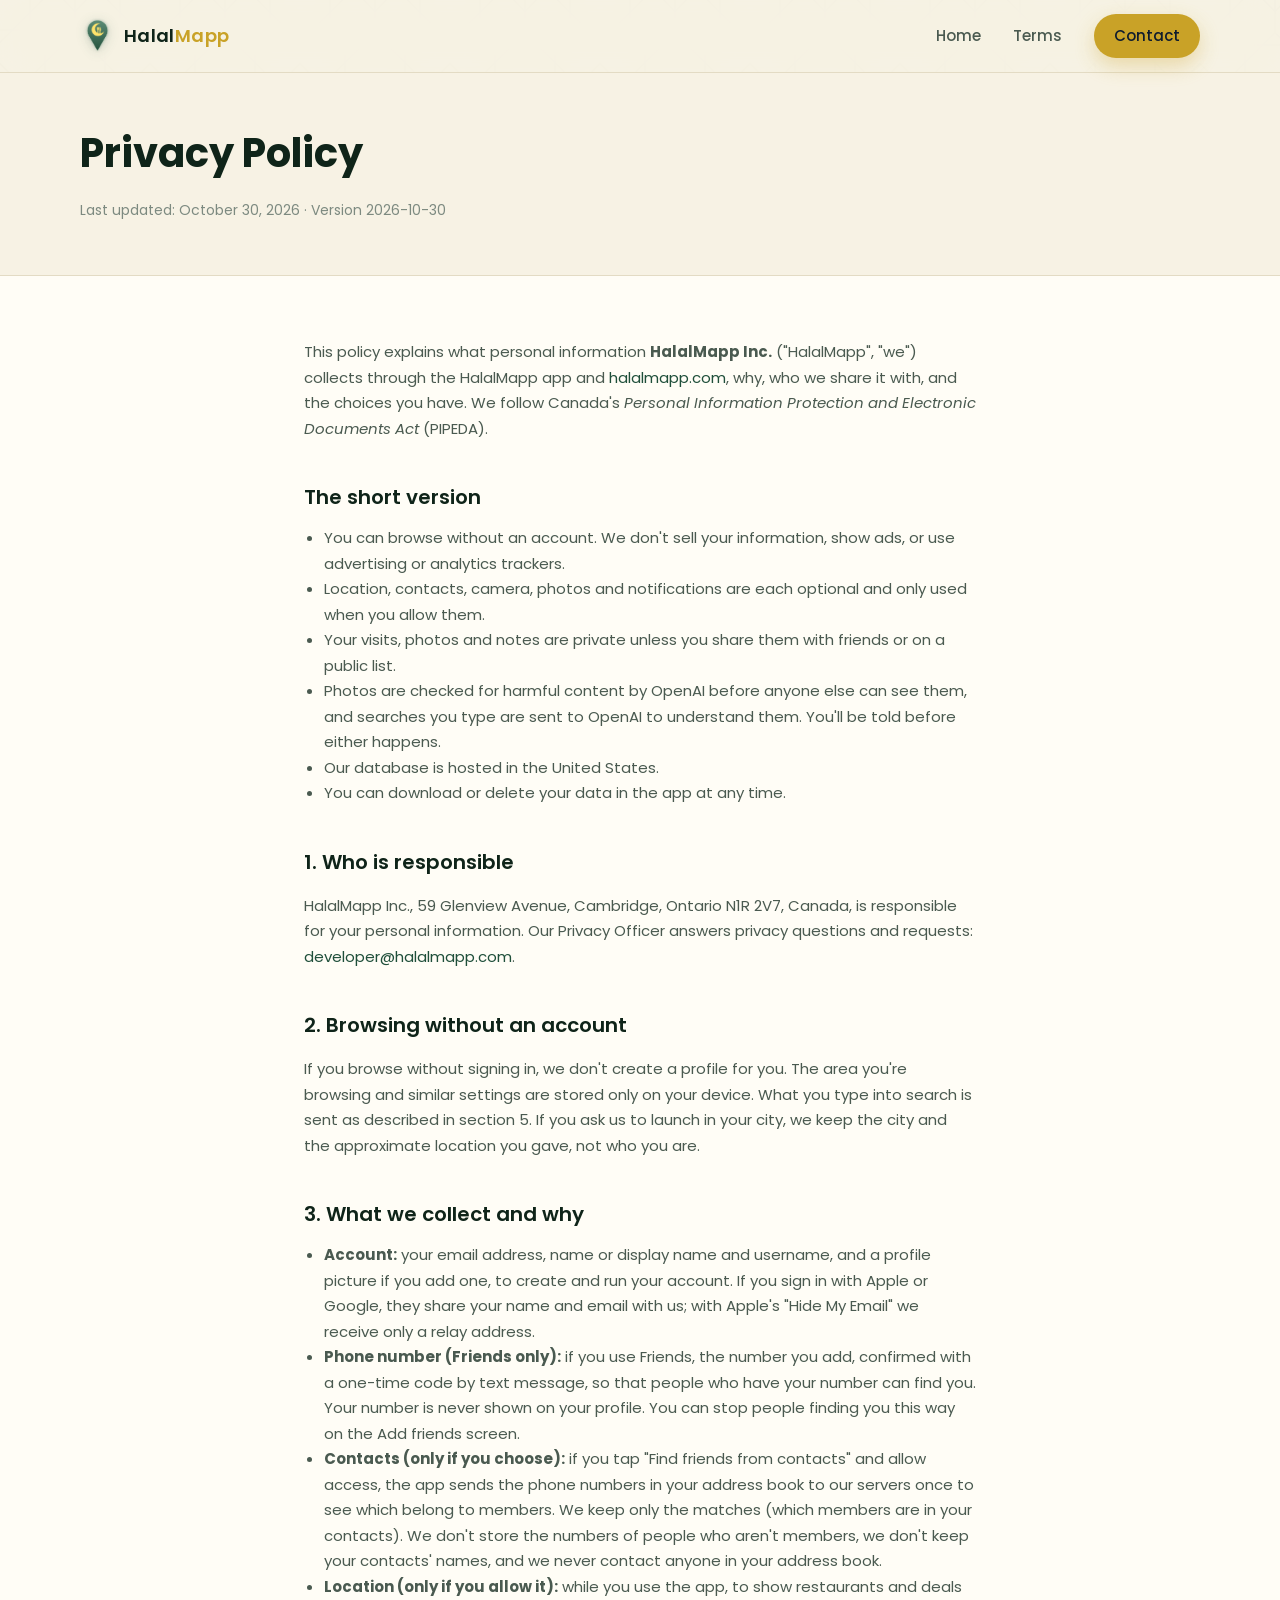
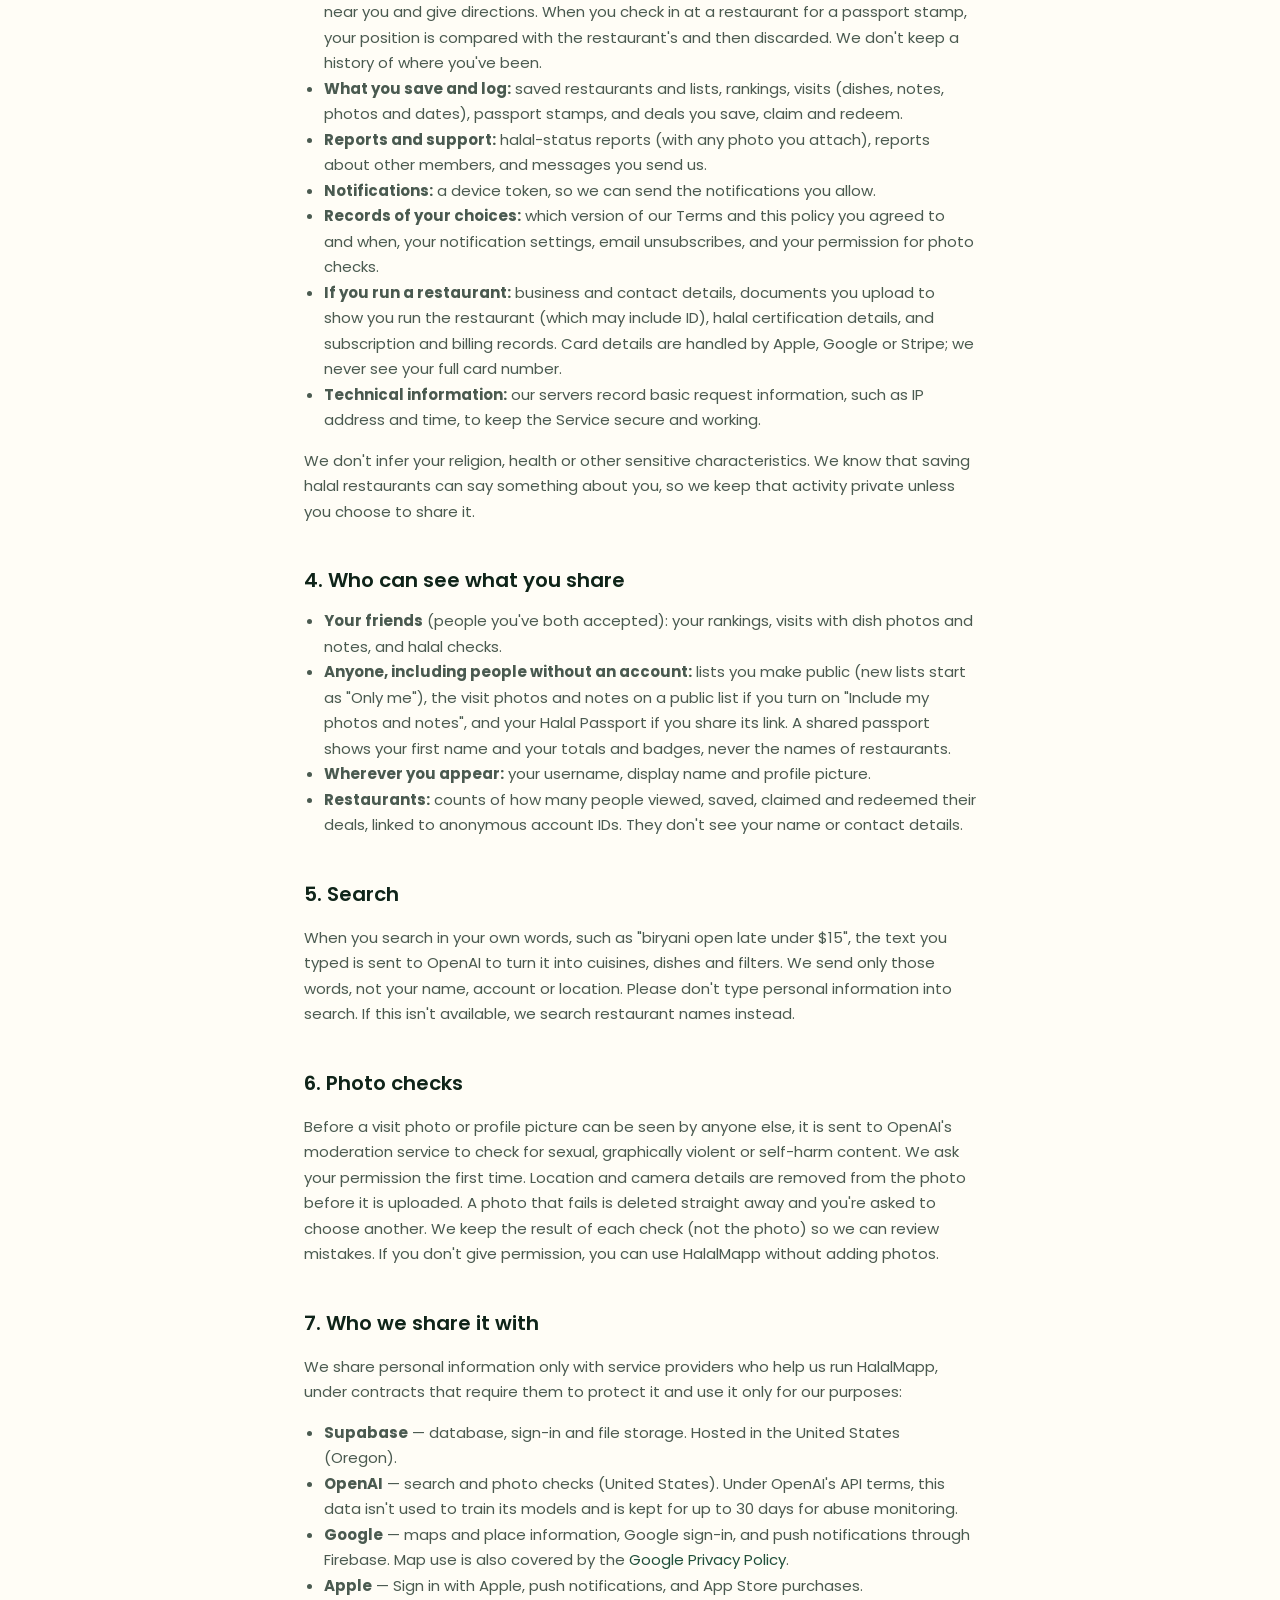
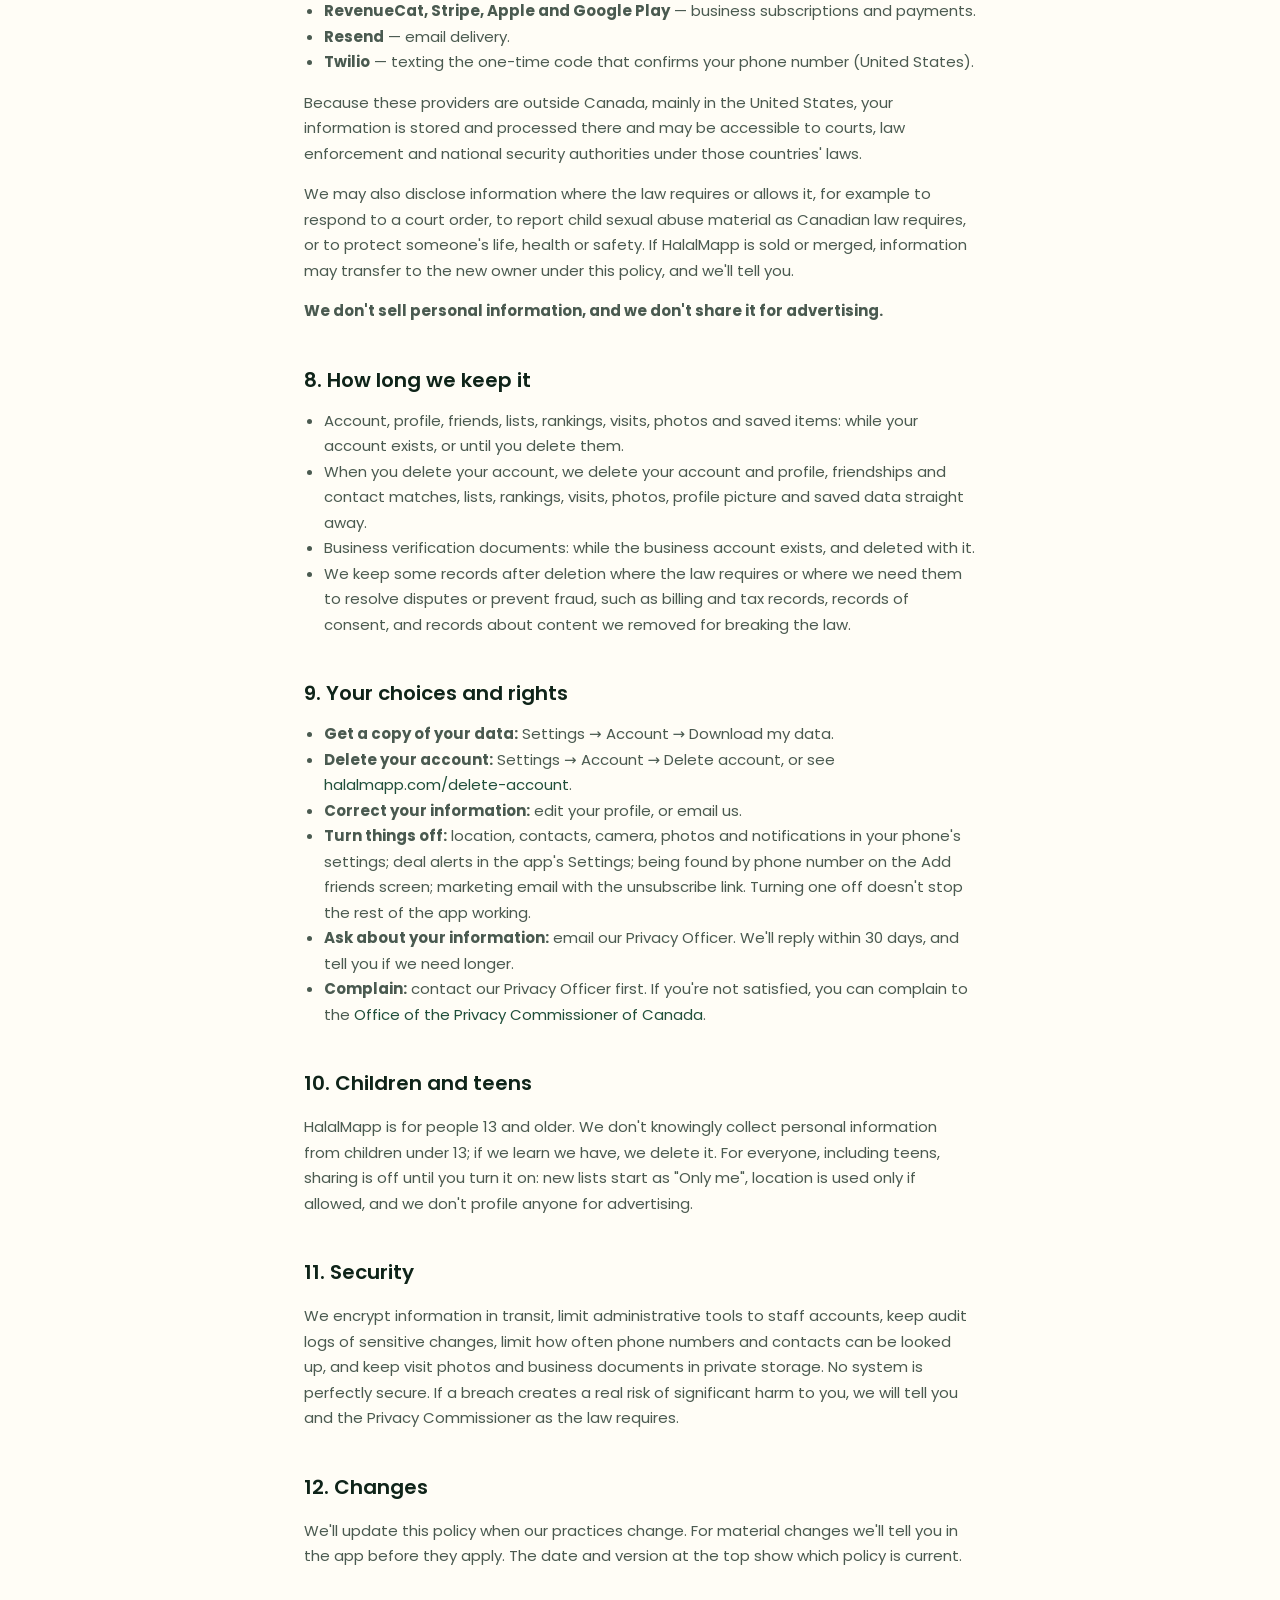
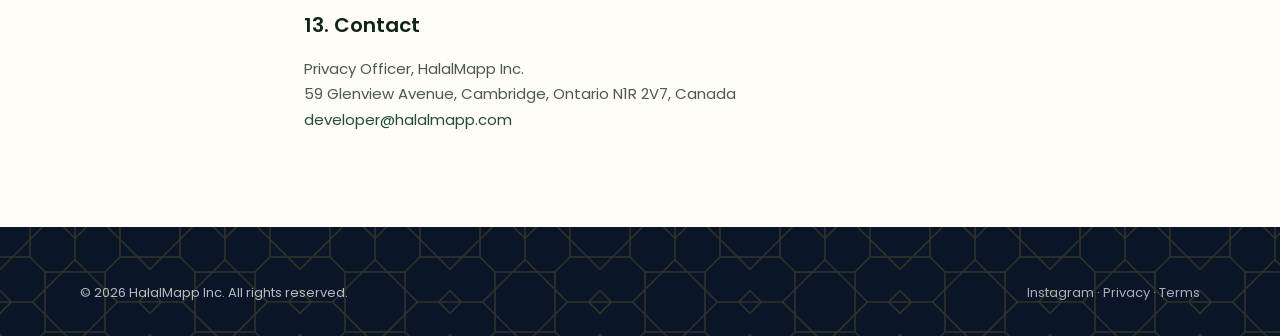
<file: privacy/index.html>
<!DOCTYPE html>
<html lang="en">
<head>
  <meta charset="UTF-8">
  <meta name="viewport" content="width=device-width, initial-scale=1.0">
  <meta name="description" content="How HalalMapp Inc. collects, uses, shares and protects your personal information.">
  <meta name="theme-color" content="#2F6B4F">
  <title>Privacy Policy — HalalMapp</title>
  <link rel="icon" href="/assets/favicon.ico" sizes="any">
  <link rel="icon" href="/assets/favicon.png" type="image/png" sizes="32x32">
  <link rel="apple-touch-icon" href="/assets/apple-touch-icon.png">
  <link rel="preconnect" href="https://fonts.googleapis.com">
  <link rel="preconnect" href="https://fonts.gstatic.com" crossorigin>
  <link href="https://fonts.googleapis.com/css2?family=Amiri:wght@700&family=Poppins:wght@400;500;600;700;800&display=swap" rel="stylesheet">
  <link rel="stylesheet" href="/css/styles.css">
  <link rel="stylesheet" href="/css/brand.css">
</head>
<body>
  <header class="site-header">
    <div class="container header-inner">
      <a href="/" class="logo">
        <img class="logo-image" src="/assets/halalmapp-logo-official.png" alt="" width="40" height="48">
        <span>Halal<span class="logo-accent">Mapp</span></span>
      </a>
      <nav class="nav-desktop" aria-label="Main">
        <a href="/">Home</a>
        <a href="/terms">Terms</a>
        <a href="mailto:developer@halalmapp.com" class="nav-cta">Contact</a>
      </nav>
      <button class="menu-toggle" aria-label="Open menu" aria-expanded="false" aria-controls="mobile-nav">
        <svg width="24" height="24" viewBox="0 0 24 24" fill="none" stroke="currentColor" stroke-width="2" stroke-linecap="round">
          <line x1="3" y1="6" x2="21" y2="6"/><line x1="3" y1="12" x2="21" y2="12"/><line x1="3" y1="18" x2="21" y2="18"/>
        </svg>
      </button>
    </div>
    <nav id="mobile-nav" class="nav-mobile container" aria-label="Mobile">
      <a href="/">Home</a>
      <a href="/terms">Terms</a>
      <a href="mailto:developer@halalmapp.com">Contact</a>
    </nav>
  </header>

  <main>
    <div class="legal-hero">
      <div class="container">
        <h1>Privacy Policy</h1>
        <p class="legal-meta">Last updated: October 30, 2026 · Version 2026-10-30</p>
      </div>
    </div>
    <div class="legal-content">
      <div class="container legal-body">
        <p>
          This policy explains what personal information <strong>HalalMapp Inc.</strong> ("HalalMapp", "we") collects
          through the HalalMapp app and <a href="https://halalmapp.com">halalmapp.com</a>, why, who we share it with, and
          the choices you have. We follow Canada's <em>Personal Information Protection and Electronic Documents Act</em> (PIPEDA).
        </p>

        <h2>The short version</h2>
        <ul>
          <li>You can browse without an account. We don't sell your information, show ads, or use advertising or analytics trackers.</li>
          <li>Location, contacts, camera, photos and notifications are each optional and only used when you allow them.</li>
          <li>Your visits, photos and notes are private unless you share them with friends or on a public list.</li>
          <li>Photos are checked for harmful content by OpenAI before anyone else can see them, and searches you type are sent to OpenAI to understand them. You'll be told before either happens.</li>
          <li>Our database is hosted in the United States.</li>
          <li>You can download or delete your data in the app at any time.</li>
        </ul>

        <h2>1. Who is responsible</h2>
        <p>
          HalalMapp Inc., 59 Glenview Avenue, Cambridge, Ontario N1R 2V7, Canada, is responsible for your personal information.
          Our Privacy Officer answers privacy questions and requests: <a href="mailto:developer@halalmapp.com">developer@halalmapp.com</a>.
        </p>

        <h2>2. Browsing without an account</h2>
        <p>
          If you browse without signing in, we don't create a profile for you. The area you're browsing and similar
          settings are stored only on your device. What you type into search is sent as described in section 5. If you
          ask us to launch in your city, we keep the city and the approximate location you gave, not who you are.
        </p>

        <h2>3. What we collect and why</h2>
        <ul>
          <li><strong>Account:</strong> your email address, name or display name and username, and a profile picture if you add one, to create and run your account. If you sign in with Apple or Google, they share your name and email with us; with Apple's "Hide My Email" we receive only a relay address.</li>
          <li><strong>Phone number (Friends only):</strong> if you use Friends, the number you add, confirmed with a one-time code by text message, so that people who have your number can find you. Your number is never shown on your profile. You can stop people finding you this way on the Add friends screen.</li>
          <li><strong>Contacts (only if you choose):</strong> if you tap "Find friends from contacts" and allow access, the app sends the phone numbers in your address book to our servers once to see which belong to members. We keep only the matches (which members are in your contacts). We don't store the numbers of people who aren't members, we don't keep your contacts' names, and we never contact anyone in your address book.</li>
          <li><strong>Location (only if you allow it):</strong> while you use the app, to show restaurants and deals near you and give directions. When you check in at a restaurant for a passport stamp, your position is compared with the restaurant's and then discarded. We don't keep a history of where you've been.</li>
          <li><strong>What you save and log:</strong> saved restaurants and lists, rankings, visits (dishes, notes, photos and dates), passport stamps, and deals you save, claim and redeem.</li>
          <li><strong>Reports and support:</strong> halal-status reports (with any photo you attach), reports about other members, and messages you send us.</li>
          <li><strong>Notifications:</strong> a device token, so we can send the notifications you allow.</li>
          <li><strong>Records of your choices:</strong> which version of our Terms and this policy you agreed to and when, your notification settings, email unsubscribes, and your permission for photo checks.</li>
          <li><strong>If you run a restaurant:</strong> business and contact details, documents you upload to show you run the restaurant (which may include ID), halal certification details, and subscription and billing records. Card details are handled by Apple, Google or Stripe; we never see your full card number.</li>
          <li><strong>Technical information:</strong> our servers record basic request information, such as IP address and time, to keep the Service secure and working.</li>
        </ul>
        <p>
          We don't infer your religion, health or other sensitive characteristics. We know that saving halal restaurants
          can say something about you, so we keep that activity private unless you choose to share it.
        </p>

        <h2>4. Who can see what you share</h2>
        <ul>
          <li><strong>Your friends</strong> (people you've both accepted): your rankings, visits with dish photos and notes, and halal checks.</li>
          <li><strong>Anyone, including people without an account:</strong> lists you make public (new lists start as "Only me"), the visit photos and notes on a public list if you turn on "Include my photos and notes", and your Halal Passport if you share its link. A shared passport shows your first name and your totals and badges, never the names of restaurants.</li>
          <li><strong>Wherever you appear:</strong> your username, display name and profile picture.</li>
          <li><strong>Restaurants:</strong> counts of how many people viewed, saved, claimed and redeemed their deals, linked to anonymous account IDs. They don't see your name or contact details.</li>
        </ul>

        <h2>5. Search</h2>
        <p>
          When you search in your own words, such as "biryani open late under $15", the text you typed is sent to OpenAI to
          turn it into cuisines, dishes and filters. We send only those words, not your name, account or location. Please
          don't type personal information into search. If this isn't available, we search restaurant names instead.
        </p>

        <h2>6. Photo checks</h2>
        <p>
          Before a visit photo or profile picture can be seen by anyone else, it is sent to OpenAI's moderation service to
          check for sexual, graphically violent or self-harm content. We ask your permission the first time. Location and
          camera details are removed from the photo before it is uploaded. A photo that fails is deleted straight away and
          you're asked to choose another. We keep the result of each check (not the photo) so we can review mistakes.
          If you don't give permission, you can use HalalMapp without adding photos.
        </p>

        <h2>7. Who we share it with</h2>
        <p>We share personal information only with service providers who help us run HalalMapp, under contracts that require them to protect it and use it only for our purposes:</p>
        <ul>
          <li><strong>Supabase</strong> — database, sign-in and file storage. Hosted in the United States (Oregon).</li>
          <li><strong>OpenAI</strong> — search and photo checks (United States). Under OpenAI's API terms, this data isn't used to train its models and is kept for up to 30 days for abuse monitoring.</li>
          <li><strong>Google</strong> — maps and place information, Google sign-in, and push notifications through Firebase. Map use is also covered by the <a href="https://policies.google.com/privacy">Google Privacy Policy</a>.</li>
          <li><strong>Apple</strong> — Sign in with Apple, push notifications, and App Store purchases.</li>
          <li><strong>RevenueCat, Stripe, Apple and Google Play</strong> — business subscriptions and payments.</li>
          <li><strong>Resend</strong> — email delivery.</li>
          <li><strong>Twilio</strong> — texting the one-time code that confirms your phone number (United States).</li>
        </ul>
        <p>
          Because these providers are outside Canada, mainly in the United States, your information is stored and processed
          there and may be accessible to courts, law enforcement and national security authorities under those countries' laws.
        </p>
        <p>
          We may also disclose information where the law requires or allows it, for example to respond to a court order,
          to report child sexual abuse material as Canadian law requires, or to protect someone's life, health or safety.
          If HalalMapp is sold or merged, information may transfer to the new owner under this policy, and we'll tell you.
        </p>
        <p><strong>We don't sell personal information, and we don't share it for advertising.</strong></p>

        <h2>8. How long we keep it</h2>
        <ul>
          <li>Account, profile, friends, lists, rankings, visits, photos and saved items: while your account exists, or until you delete them.</li>
          <li>When you delete your account, we delete your account and profile, friendships and contact matches, lists, rankings, visits, photos, profile picture and saved data straight away.</li>
          <li>Business verification documents: while the business account exists, and deleted with it.</li>
          <li>We keep some records after deletion where the law requires or where we need them to resolve disputes or prevent fraud, such as billing and tax records, records of consent, and records about content we removed for breaking the law.</li>
        </ul>

        <h2>9. Your choices and rights</h2>
        <ul>
          <li><strong>Get a copy of your data:</strong> Settings → Account → Download my data.</li>
          <li><strong>Delete your account:</strong> Settings → Account → Delete account, or see <a href="/delete-account">halalmapp.com/delete-account</a>.</li>
          <li><strong>Correct your information:</strong> edit your profile, or email us.</li>
          <li><strong>Turn things off:</strong> location, contacts, camera, photos and notifications in your phone's settings; deal alerts in the app's Settings; being found by phone number on the Add friends screen; marketing email with the unsubscribe link. Turning one off doesn't stop the rest of the app working.</li>
          <li><strong>Ask about your information:</strong> email our Privacy Officer. We'll reply within 30 days, and tell you if we need longer.</li>
          <li><strong>Complain:</strong> contact our Privacy Officer first. If you're not satisfied, you can complain to the <a href="https://www.priv.gc.ca/">Office of the Privacy Commissioner of Canada</a>.</li>
        </ul>

        <h2>10. Children and teens</h2>
        <p>
          HalalMapp is for people 13 and older. We don't knowingly collect personal information from children under 13; if
          we learn we have, we delete it. For everyone, including teens, sharing is off until you turn it on: new lists start
          as "Only me", location is used only if allowed, and we don't profile anyone for advertising.
        </p>

        <h2>11. Security</h2>
        <p>
          We encrypt information in transit, limit administrative tools to staff accounts,
          keep audit logs of sensitive changes, limit how often phone numbers and contacts can be looked up, and keep visit
          photos and business documents in private storage. No system is perfectly secure. If a breach creates a real risk
          of significant harm to you, we will tell you and the Privacy Commissioner as the law requires.
        </p>

        <h2>12. Changes</h2>
        <p>
          We'll update this policy when our practices change. For material changes we'll tell you in the app before they
          apply. The date and version at the top show which policy is current.
        </p>

        <h2>13. Contact</h2>
        <p>
          Privacy Officer, HalalMapp Inc.<br>
          59 Glenview Avenue, Cambridge, Ontario N1R 2V7, Canada<br>
          <a href="mailto:developer@halalmapp.com">developer@halalmapp.com</a>
        </p>
      </div>
    </div>
  </main>

  <footer class="site-footer">
    <div class="motif-lattice even" aria-hidden="true"><i></i></div>
    <div class="container">
      <div class="footer-bottom" style="border-top: none; padding-top: 0;">
        <span>&copy; 2026 HalalMapp Inc. All rights reserved.</span>
        <span><a href="https://www.instagram.com/halalmapp" style="color: rgba(255,255,255,0.65);">Instagram</a> · <a href="/privacy" style="color: rgba(255,255,255,0.65);">Privacy</a> · <a href="/terms" style="color: rgba(255,255,255,0.65);">Terms</a></span>
      </div>
    </div>
  </footer>

  <script src="/js/main.js"></script>
</body>
</html>
</file>
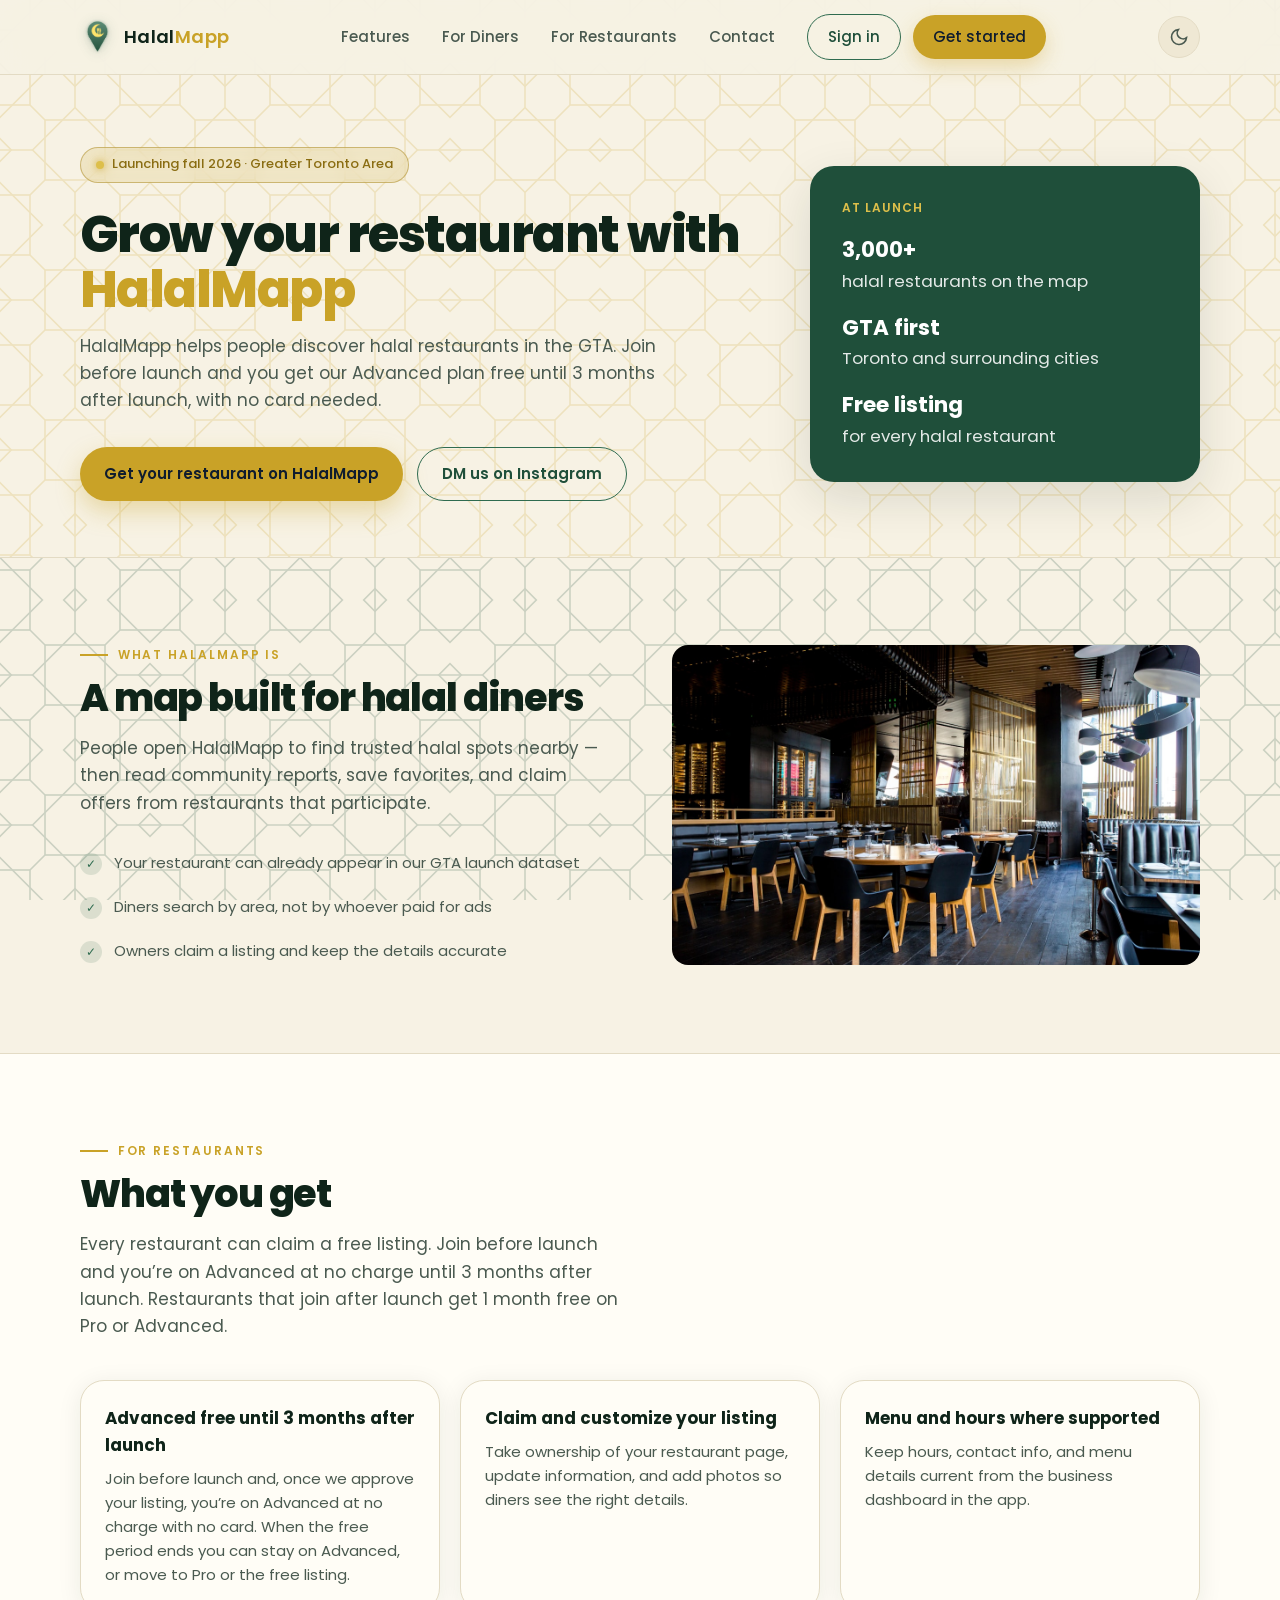
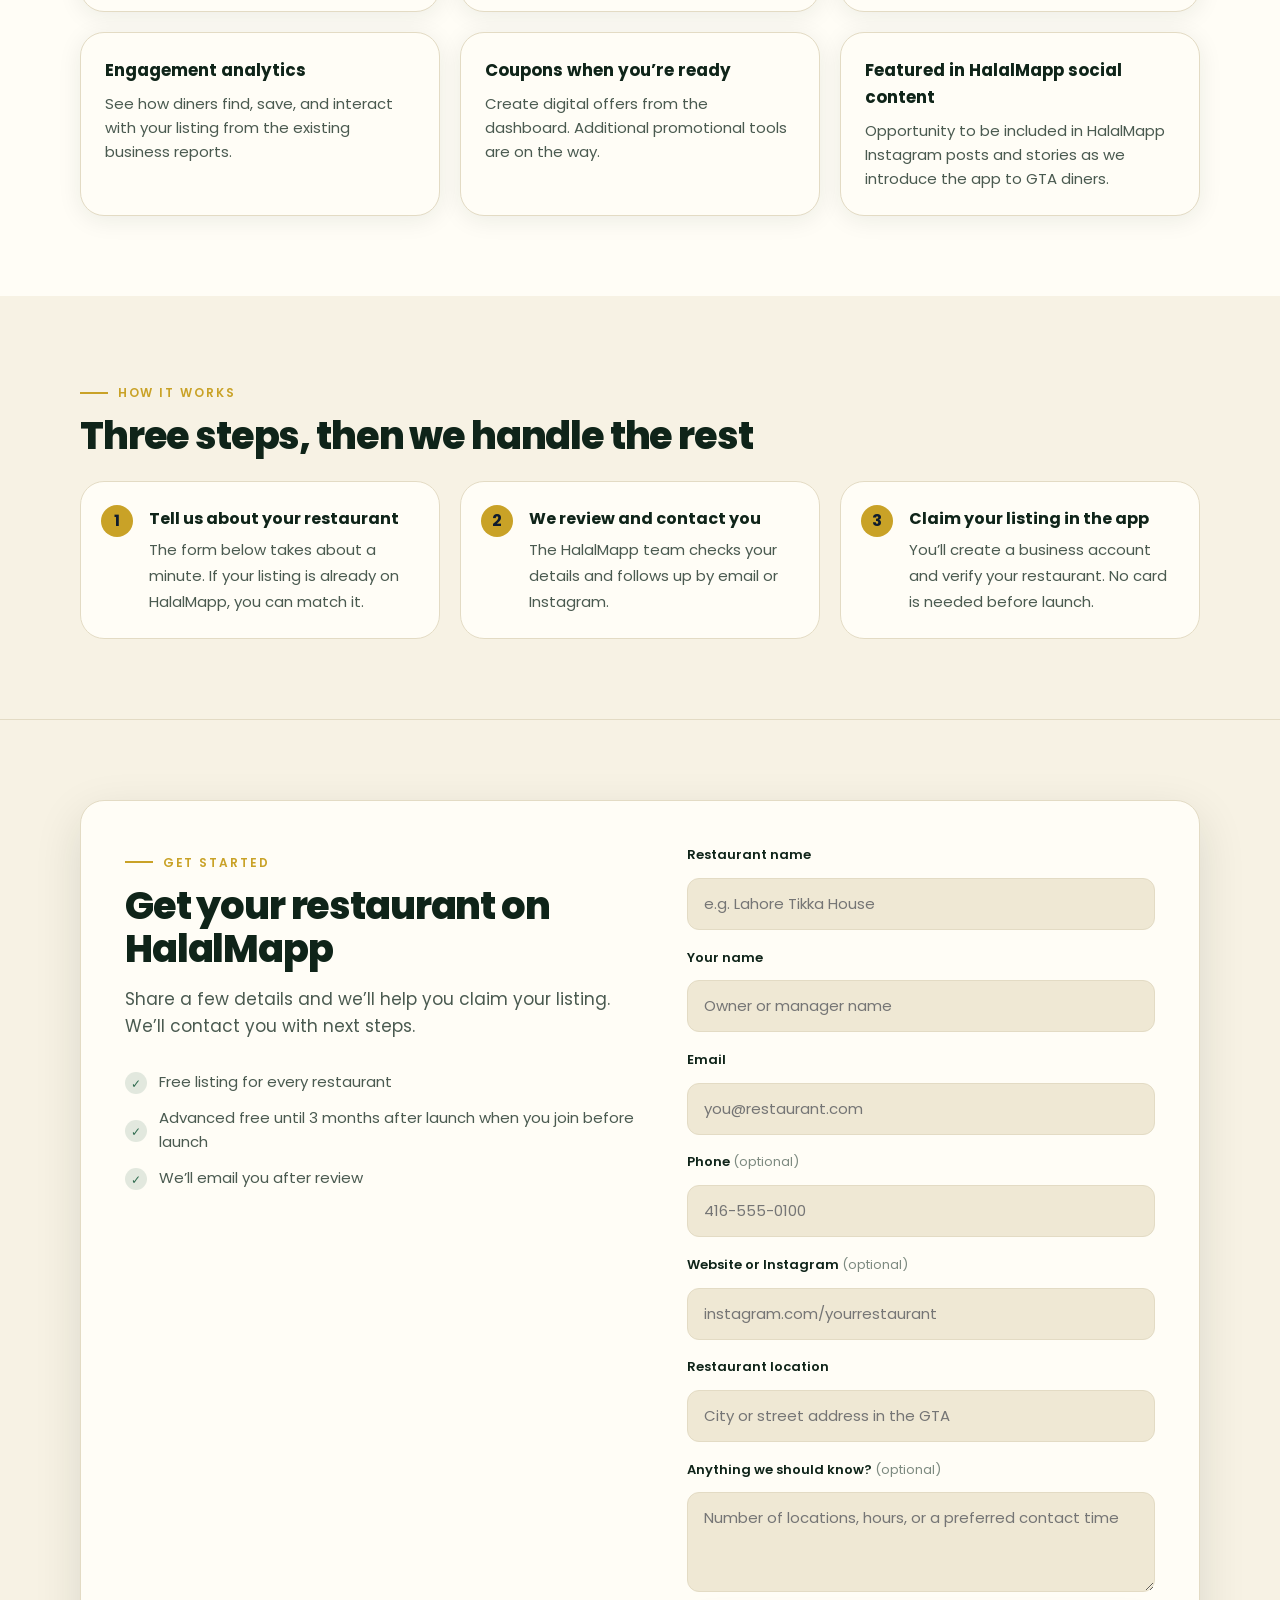
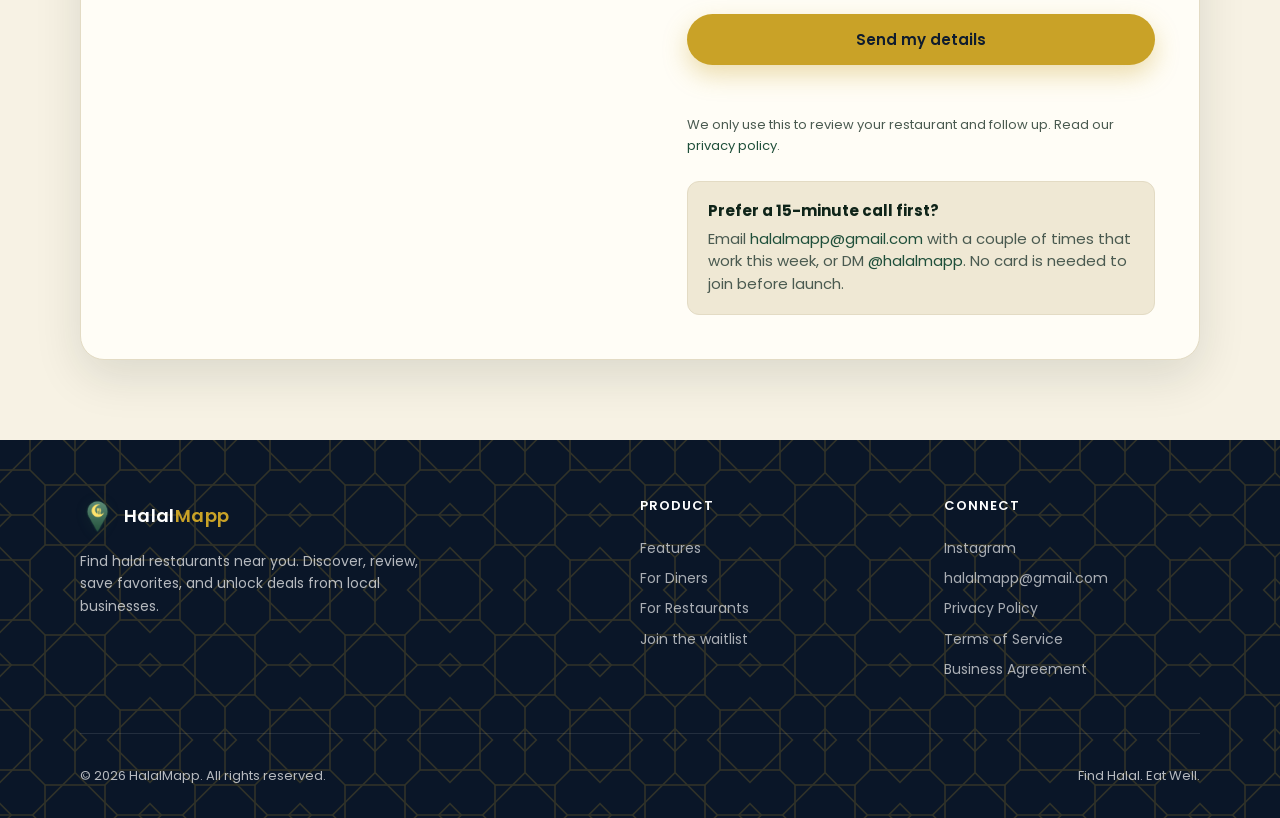
<file: restaurants/index.html>
<!DOCTYPE html>
<html lang="en" data-theme="light">
<head>
  <meta charset="UTF-8">
  <meta name="viewport" content="width=device-width, initial-scale=1.0">
  <meta name="description" content="Grow your restaurant with HalalMapp. Join before launch and get Advanced free until 3 months after launch, with no card.">
  <meta name="theme-color" content="#2F6B4F">
  <title>For Restaurants — HalalMapp</title>
  <link rel="icon" href="/assets/favicon.ico" sizes="any">
  <link rel="icon" href="/assets/favicon.png" type="image/png" sizes="32x32">
  <link rel="apple-touch-icon" href="/assets/apple-touch-icon.png">
  <link rel="preconnect" href="https://fonts.googleapis.com">
  <link rel="preconnect" href="https://fonts.gstatic.com" crossorigin>
  <link href="https://fonts.googleapis.com/css2?family=Amiri:wght@700&family=Poppins:wght@400;500;600;700;800&display=swap" rel="stylesheet">
  <script>
    (function () {
      try {
        var saved = localStorage.getItem("halalmapp.theme");
        var dark = saved ? saved === "dark" : window.matchMedia("(prefers-color-scheme: dark)").matches;
        document.documentElement.dataset.theme = dark ? "dark" : "light";
      } catch (_) {}
    })();
  </script>
  <link rel="stylesheet" href="/css/styles.css">
  <link rel="stylesheet" href="/css/brand.css">
</head>
<body>
  <header class="site-header">
    <div class="container header-inner">
      <a href="/" class="logo">
        <img class="logo-image" src="/assets/halalmapp-logo-official.png" alt="" width="40" height="48">
        <span>Halal<span class="logo-accent">Mapp</span></span>
      </a>
      <nav class="nav-desktop" aria-label="Main">
        <a href="/#features">Features</a>
        <a href="/#diners">For Diners</a>
        <a href="/restaurants" aria-current="page">For Restaurants</a>
        <a href="/#contact">Contact</a>
        <div class="nav-actions">
          <a href="https://app.halalmapp.com" class="nav-signin">Sign in</a>
          <a href="#apply" class="nav-cta">Get started</a>
        </div>
      </nav>
      <button class="theme-toggle" type="button" aria-label="Switch to dark mode" title="Switch color theme">
        <svg class="theme-icon theme-icon--sun" width="20" height="20" viewBox="0 0 24 24" fill="none" stroke="currentColor" stroke-width="2" aria-hidden="true">
          <circle cx="12" cy="12" r="4"/><path d="M12 2v2M12 20v2M4.93 4.93l1.42 1.42M17.66 17.66l1.41 1.41M2 12h2M20 12h2M4.93 19.07l1.42-1.42M17.66 6.34l1.41-1.41"/>
        </svg>
        <svg class="theme-icon theme-icon--moon" width="20" height="20" viewBox="0 0 24 24" fill="none" stroke="currentColor" stroke-width="2" aria-hidden="true">
          <path d="M21 12.79A9 9 0 1 1 11.21 3 7 7 0 0 0 21 12.79z"/>
        </svg>
      </button>
      <button class="menu-toggle" aria-label="Open menu" aria-expanded="false" aria-controls="mobile-nav">
        <svg width="24" height="24" viewBox="0 0 24 24" fill="none" stroke="currentColor" stroke-width="2" stroke-linecap="round">
          <line x1="3" y1="6" x2="21" y2="6"/><line x1="3" y1="12" x2="21" y2="12"/><line x1="3" y1="18" x2="21" y2="18"/>
        </svg>
      </button>
    </div>
    <nav id="mobile-nav" class="nav-mobile container" aria-label="Mobile">
      <a href="/#features">Features</a>
      <a href="/#diners">For Diners</a>
      <a href="/restaurants">For Restaurants</a>
      <a href="/#contact">Contact</a>
      <a href="https://app.halalmapp.com">Sign in</a>
      <a href="#apply">Get started</a>
    </nav>
  </header>

  <main>
    <section class="partner-hero">
      <div class="motif-lattice even" aria-hidden="true"><i></i></div>
      <div class="container partner-hero-grid">
        <div>
          <div class="hero-badge partner-badge">
            <span class="hero-badge-dot"></span>
            Launching fall 2026 · Greater Toronto Area
          </div>
          <h1>Grow your restaurant with <span class="accent">HalalMapp</span></h1>
          <p class="hero-tagline partner-tagline">
            HalalMapp helps people discover halal restaurants in the GTA. Join before launch and you get our Advanced plan free until 3 months after launch, with no card needed.
          </p>
          <div class="hero-actions">
            <a href="#apply" class="btn btn-primary">Get your restaurant on HalalMapp</a>
            <a href="https://www.instagram.com/halalmapp" class="btn btn-outline" target="_blank" rel="noopener">DM us on Instagram</a>
          </div>
        </div>
        <aside class="partner-hero-card" aria-label="HalalMapp at a glance">
          <p class="partner-kicker">At launch</p>
          <p class="partner-stat"><strong>3,000+</strong> halal restaurants on the map</p>
          <p class="partner-stat"><strong>GTA first</strong> Toronto and surrounding cities</p>
          <p class="partner-stat"><strong>Free listing</strong> for every halal restaurant</p>
        </aside>
      </div>
    </section>

    <section>
      <div class="container split-grid">
        <div class="split-content">
          <span class="section-label">What HalalMapp is</span>
          <h2 class="section-title">A map built for halal diners</h2>
          <p class="section-subtitle" style="margin-bottom: 0;">
            People open HalalMapp to find trusted halal spots nearby — then read community reports, save favorites, and claim offers from restaurants that participate.
          </p>
          <ul>
            <li><span class="check-icon">✓</span> Your restaurant can already appear in our GTA launch dataset</li>
            <li><span class="check-icon">✓</span> Diners search by area, not by whoever paid for ads</li>
            <li><span class="check-icon">✓</span> Owners claim a listing and keep the details accurate</li>
          </ul>
        </div>
        <div class="split-photo">
          <img src="/assets/photos/dining.jpg" alt="Guests dining at a restaurant" width="900" height="700" loading="lazy">
        </div>
      </div>
    </section>

    <section id="program" class="features-section">
      <div class="container">
        <div class="features-intro">
          <span class="section-label">For restaurants</span>
          <h2 class="section-title">What you get</h2>
          <p class="section-subtitle">
            Every restaurant can claim a free listing. Join before launch and you’re on Advanced at no charge until 3 months after launch. Restaurants that join after launch get 1 month free on Pro or Advanced.
          </p>
        </div>
        <ul class="partner-perks">
          <li>
            <h3>Advanced free until 3 months after launch</h3>
            <p>Join before launch and, once we approve your listing, you’re on Advanced at no charge with no card. When the free period ends you can stay on Advanced, or move to Pro or the free listing.</p>
          </li>
          <li>
            <h3>Claim and customize your listing</h3>
            <p>Take ownership of your restaurant page, update information, and add photos so diners see the right details.</p>
          </li>
          <li>
            <h3>Menu and hours where supported</h3>
            <p>Keep hours, contact info, and menu details current from the business dashboard in the app.</p>
          </li>
          <li>
            <h3>Engagement analytics</h3>
            <p>See how diners find, save, and interact with your listing from the existing business reports.</p>
          </li>
          <li>
            <h3>Coupons when you’re ready</h3>
            <p>Create digital offers from the dashboard. Additional promotional tools are on the way.</p>
          </li>
          <li>
            <h3>Featured in HalalMapp social content</h3>
            <p>Opportunity to be included in HalalMapp Instagram posts and stories as we introduce the app to GTA diners.</p>
          </li>
        </ul>
      </div>
    </section>

    <section>
      <div class="container">
        <span class="section-label">How it works</span>
        <h2 class="section-title">Three steps, then we handle the rest</h2>
        <ol class="partner-steps">
          <li>
            <strong>Tell us about your restaurant</strong>
            <span>The form below takes about a minute. If your listing is already on HalalMapp, you can match it.</span>
          </li>
          <li>
            <strong>We review and contact you</strong>
            <span>The HalalMapp team checks your details and follows up by email or Instagram.</span>
          </li>
          <li>
            <strong>Claim your listing in the app</strong>
            <span>You’ll create a business account and verify your restaurant. No card is needed before launch.</span>
          </li>
        </ol>
      </div>
    </section>

    <section id="apply" class="waitlist-section">
      <div class="container">
        <div class="waitlist-card partner-form-card">
          <div class="waitlist-copy">
            <span class="section-label">Get started</span>
            <h2 class="section-title">Get your restaurant on HalalMapp</h2>
            <p class="section-subtitle">
              Share a few details and we’ll help you claim your listing. We’ll contact you with next steps.
            </p>
            <ul class="waitlist-perks">
              <li><span class="check-icon">✓</span> Free listing for every restaurant</li>
              <li><span class="check-icon">✓</span> Advanced free until 3 months after launch when you join before launch</li>
              <li><span class="check-icon">✓</span> We’ll email you after review</li>
            </ul>
          </div>

          <div id="partner-form-wrap">
            <form class="partner-form" id="partner-form" novalidate>
              <label class="waitlist-label" for="partner-restaurant">Restaurant name</label>
              <div class="partner-suggest-wrap">
                <input id="partner-restaurant" name="restaurant_name" type="text" required maxlength="120" autocomplete="organization" placeholder="e.g. Lahore Tikka House">
                <ul class="partner-suggest" id="partner-suggest" hidden></ul>
              </div>
              <input type="hidden" id="partner-restaurant-id" name="restaurant_id">
              <p class="partner-match" id="partner-match" hidden></p>

              <label class="waitlist-label" for="partner-contact">Your name</label>
              <input id="partner-contact" name="contact_name" type="text" required maxlength="80" autocomplete="name" placeholder="Owner or manager name">

              <label class="waitlist-label" for="partner-email">Email</label>
              <input id="partner-email" name="email" type="email" required maxlength="254" autocomplete="email" placeholder="you@restaurant.com">

              <label class="waitlist-label" for="partner-phone">Phone <span class="optional">(optional)</span></label>
              <input id="partner-phone" name="phone" type="tel" maxlength="40" autocomplete="tel" placeholder="416-555-0100">

              <label class="waitlist-label" for="partner-link">Website or Instagram <span class="optional">(optional)</span></label>
              <input id="partner-link" name="website_or_instagram" type="text" maxlength="300" placeholder="instagram.com/yourrestaurant">

              <label class="waitlist-label" for="partner-location">Restaurant location</label>
              <input id="partner-location" name="location" type="text" required maxlength="160" placeholder="City or street address in the GTA">

              <label class="waitlist-label" for="partner-note">Anything we should know? <span class="optional">(optional)</span></label>
              <textarea id="partner-note" name="note" maxlength="1000" rows="3" placeholder="Number of locations, hours, or a preferred contact time"></textarea>

              <div class="waitlist-hp" aria-hidden="true">
                <label for="partner-company">Company</label>
                <input type="text" id="partner-company" name="company" tabindex="-1" autocomplete="off">
              </div>

              <button type="submit" class="btn btn-primary" id="partner-submit">Send my details</button>
              <p class="waitlist-status" id="partner-status" role="status" aria-live="polite"></p>
              <p class="waitlist-fineprint">
                We only use this to review your restaurant and follow up. Read our <a href="/privacy">privacy policy</a>.
              </p>
            </form>

            <p class="partner-call" id="call">
              <strong>Prefer a 15-minute call first?</strong>
              Email
              <a href="mailto:halalmapp@gmail.com?subject=Book%20a%2015-minute%20call">halalmapp@gmail.com</a>
              with a couple of times that work this week, or DM
              <a href="https://www.instagram.com/halalmapp" target="_blank" rel="noopener">@halalmapp</a>.
              No card is needed to join before launch.
            </p>

            <div class="partner-success" id="partner-success" hidden>
              <div class="status-icon success" aria-hidden="true">✓</div>
              <h3>We received your restaurant</h3>
              <p>
                The HalalMapp team will review your restaurant and contact you with next steps. You don’t need to pay anything at this stage.
              </p>
              <p>
                Questions in the meantime? Email <a href="mailto:halalmapp@gmail.com">halalmapp@gmail.com</a>
                or DM <a href="https://www.instagram.com/halalmapp" target="_blank" rel="noopener">@halalmapp</a>.
              </p>
            </div>
          </div>
        </div>
      </div>
    </section>
  </main>

  <footer class="site-footer">
    <div class="motif-lattice even" aria-hidden="true"><i></i></div>
    <div class="container">
      <div class="footer-grid">
        <div class="footer-brand">
          <a href="/" class="logo">
            <img class="logo-image" src="/assets/halalmapp-logo-official.png" alt="" width="40" height="48" loading="lazy">
            <span>Halal<span class="logo-accent">Mapp</span></span>
          </a>
          <p>Find halal restaurants near you. Discover, review, save favorites, and unlock deals from local businesses.</p>
        </div>
        <div class="footer-col">
          <h4>Product</h4>
          <a href="/#features">Features</a>
          <a href="/#diners">For Diners</a>
          <a href="/restaurants">For Restaurants</a>
          <a href="/#waitlist">Join the waitlist</a>
        </div>
        <div class="footer-col">
          <h4>Connect</h4>
          <a href="https://www.instagram.com/halalmapp" target="_blank" rel="noopener">Instagram</a>
          <a href="mailto:halalmapp@gmail.com">halalmapp@gmail.com</a>
          <a href="/privacy">Privacy Policy</a>
          <a href="/terms">Terms of Service</a>
          <a href="/business-agreement">Business Agreement</a>
        </div>
      </div>
      <div class="footer-bottom">
        <span>&copy; 2026 HalalMapp. All rights reserved.</span>
        <span>Find Halal. Eat Well.</span>
      </div>
    </div>
  </footer>

  <script src="/js/config.js"></script>
  <script src="/js/main.js"></script>
</body>
</html>
</file>
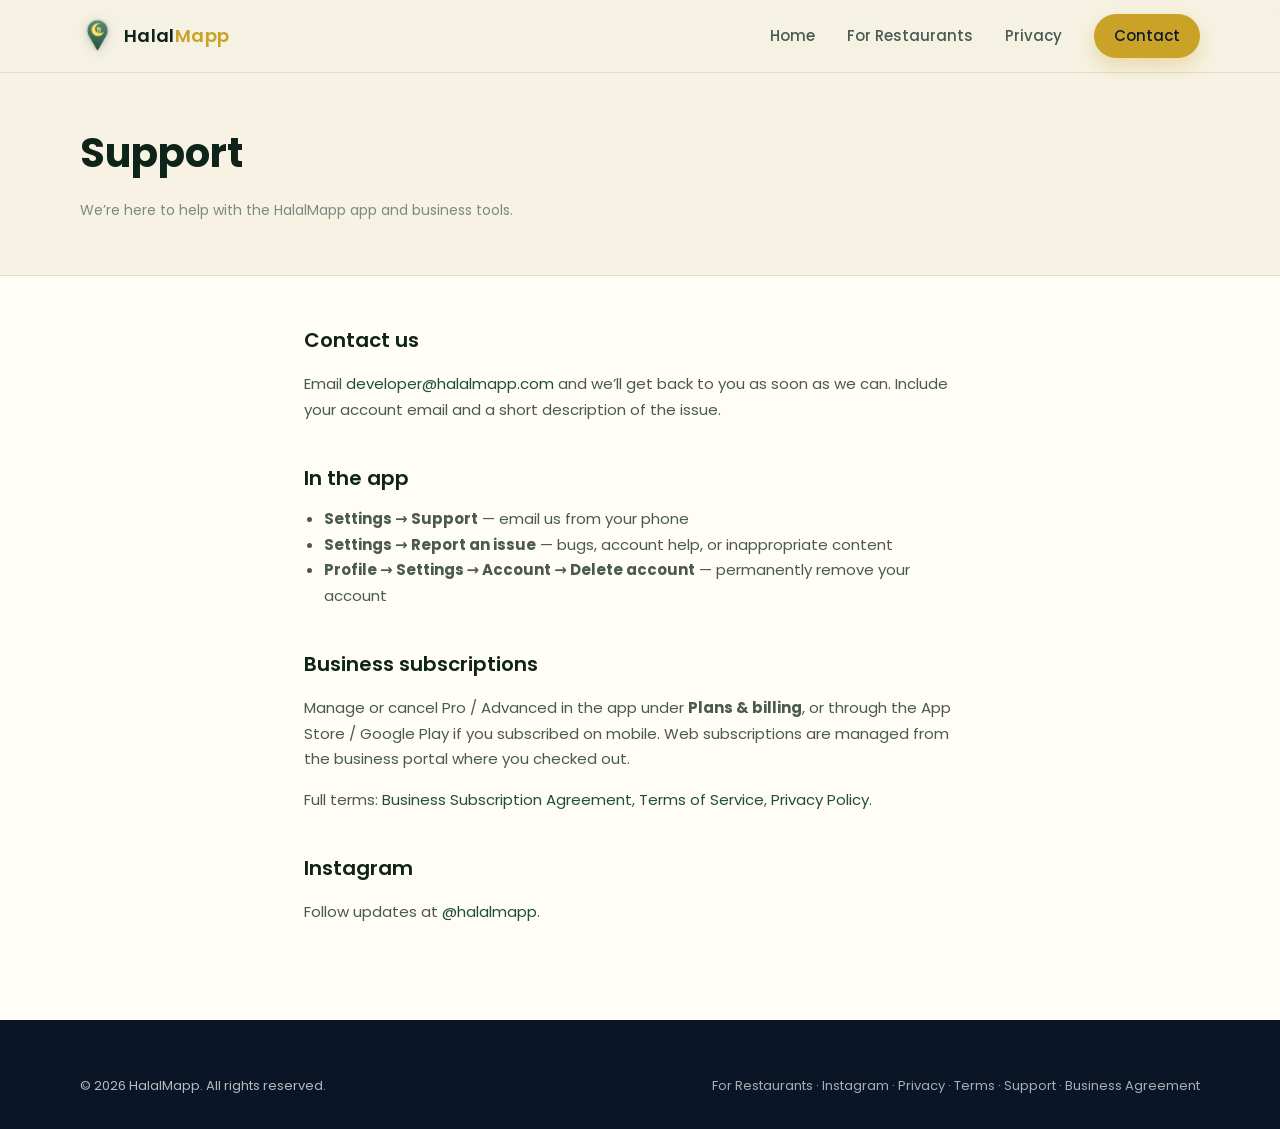
<file: support/index.html>
<!DOCTYPE html>
<html lang="en">
<head>
  <meta charset="UTF-8">
  <meta name="viewport" content="width=device-width, initial-scale=1.0">
  <meta name="description" content="HalalMapp Support — how to get help with the app, accounts, and business subscriptions.">
  <meta name="theme-color" content="#2F6B4F">
  <title>Support — HalalMapp</title>
  <link rel="icon" href="/assets/favicon.ico" sizes="any">
  <link rel="icon" href="/assets/favicon.png" type="image/png" sizes="32x32">
  <link rel="apple-touch-icon" href="/assets/apple-touch-icon.png">
  <link rel="preconnect" href="https://fonts.googleapis.com">
  <link rel="preconnect" href="https://fonts.gstatic.com" crossorigin>
  <link href="https://fonts.googleapis.com/css2?family=Amiri:wght@700&family=Poppins:wght@400;500;600;700;800&display=swap" rel="stylesheet">
  <link rel="stylesheet" href="/css/styles.css">
  <link rel="stylesheet" href="/css/brand.css">
</head>
<body>
  <header class="site-header">
    <div class="container header-inner">
      <a href="/" class="logo">
        <img class="logo-image" src="/assets/halalmapp-logo-official.png" alt="" width="40" height="48">
        <span>Halal<span class="logo-accent">Mapp</span></span>
      </a>
      <nav class="nav-desktop" aria-label="Main">
        <a href="/">Home</a>
        <a href="/restaurants">For Restaurants</a>
        <a href="/privacy">Privacy</a>
        <a href="mailto:developer@halalmapp.com" class="nav-cta">Contact</a>
      </nav>
      <button class="menu-toggle" aria-label="Open menu" aria-expanded="false" aria-controls="mobile-nav">
        <svg width="24" height="24" viewBox="0 0 24 24" fill="none" stroke="currentColor" stroke-width="2" stroke-linecap="round">
          <line x1="3" y1="6" x2="21" y2="6"/><line x1="3" y1="12" x2="21" y2="12"/><line x1="3" y1="18" x2="21" y2="18"/>
        </svg>
      </button>
    </div>
    <nav id="mobile-nav" class="nav-mobile container" aria-label="Mobile">
      <a href="/">Home</a>
      <a href="/restaurants">For Restaurants</a>
      <a href="/privacy">Privacy</a>
      <a href="mailto:developer@halalmapp.com">Contact</a>
    </nav>
  </header>

  <main>
    <div class="legal-hero">
      <div class="container">
        <h1>Support</h1>
        <p class="legal-meta">We’re here to help with the HalalMapp app and business tools.</p>
      </div>
    </div>
    <div class="legal-content">
      <div class="container legal-body">
        <h2>Contact us</h2>
        <p>
          Email
          <a href="mailto:developer@halalmapp.com">developer@halalmapp.com</a>
          and we’ll get back to you as soon as we can. Include your account email and a short description of the issue.
        </p>

        <h2>In the app</h2>
        <ul>
          <li><strong>Settings → Support</strong> — email us from your phone</li>
          <li><strong>Settings → Report an issue</strong> — bugs, account help, or inappropriate content</li>
          <li><strong>Profile → Settings → Account → Delete account</strong> — permanently remove your account</li>
        </ul>

        <h2>Business subscriptions</h2>
        <p>
          Manage or cancel Pro / Advanced in the app under <strong>Plans &amp; billing</strong>, or through the App Store / Google Play if you subscribed on mobile.
          Web subscriptions are managed from the business portal where you checked out.
        </p>
        <p>
          Full terms:
          <a href="/business-agreement">Business Subscription Agreement</a>,
          <a href="/terms">Terms of Service</a>,
          <a href="/privacy">Privacy Policy</a>.
        </p>

        <h2>Instagram</h2>
        <p>
          Follow updates at
          <a href="https://www.instagram.com/halalmapp" rel="noopener">@halalmapp</a>.
        </p>
      </div>
    </div>
  </main>

  <footer class="site-footer">
    <div class="container">
      <div class="footer-bottom" style="border-top: none; padding-top: 0;">
        <span>&copy; 2026 HalalMapp. All rights reserved.</span>
        <span><a href="/restaurants" style="color: rgba(255,255,255,0.65);">For Restaurants</a> · <a href="https://www.instagram.com/halalmapp" style="color: rgba(255,255,255,0.65);">Instagram</a> · <a href="/privacy" style="color: rgba(255,255,255,0.65);">Privacy</a> · <a href="/terms" style="color: rgba(255,255,255,0.65);">Terms</a> · <a href="/support" style="color: rgba(255,255,255,0.65);">Support</a> · <a href="/business-agreement" style="color: rgba(255,255,255,0.65);">Business Agreement</a></span>
      </div>
    </div>
  </footer>

  <script src="/js/main.js"></script>
</body>
</html>
</file>
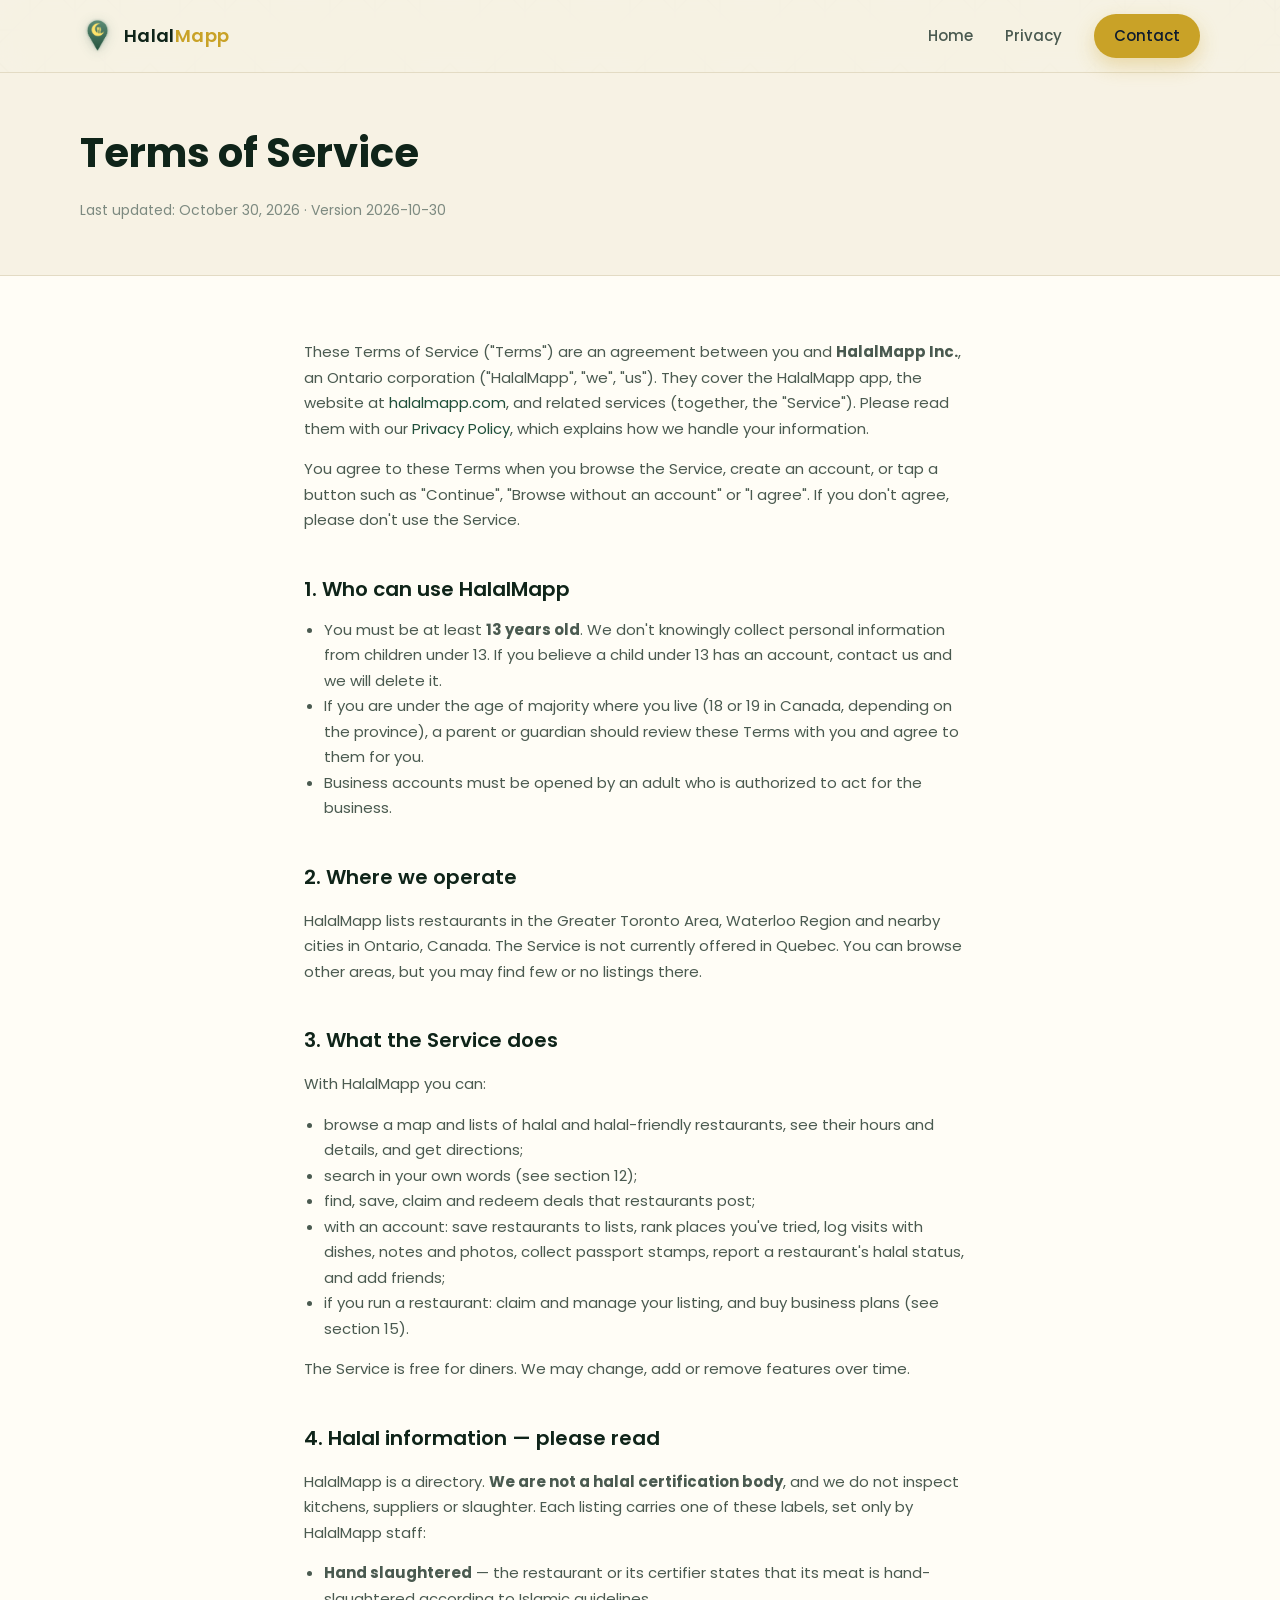
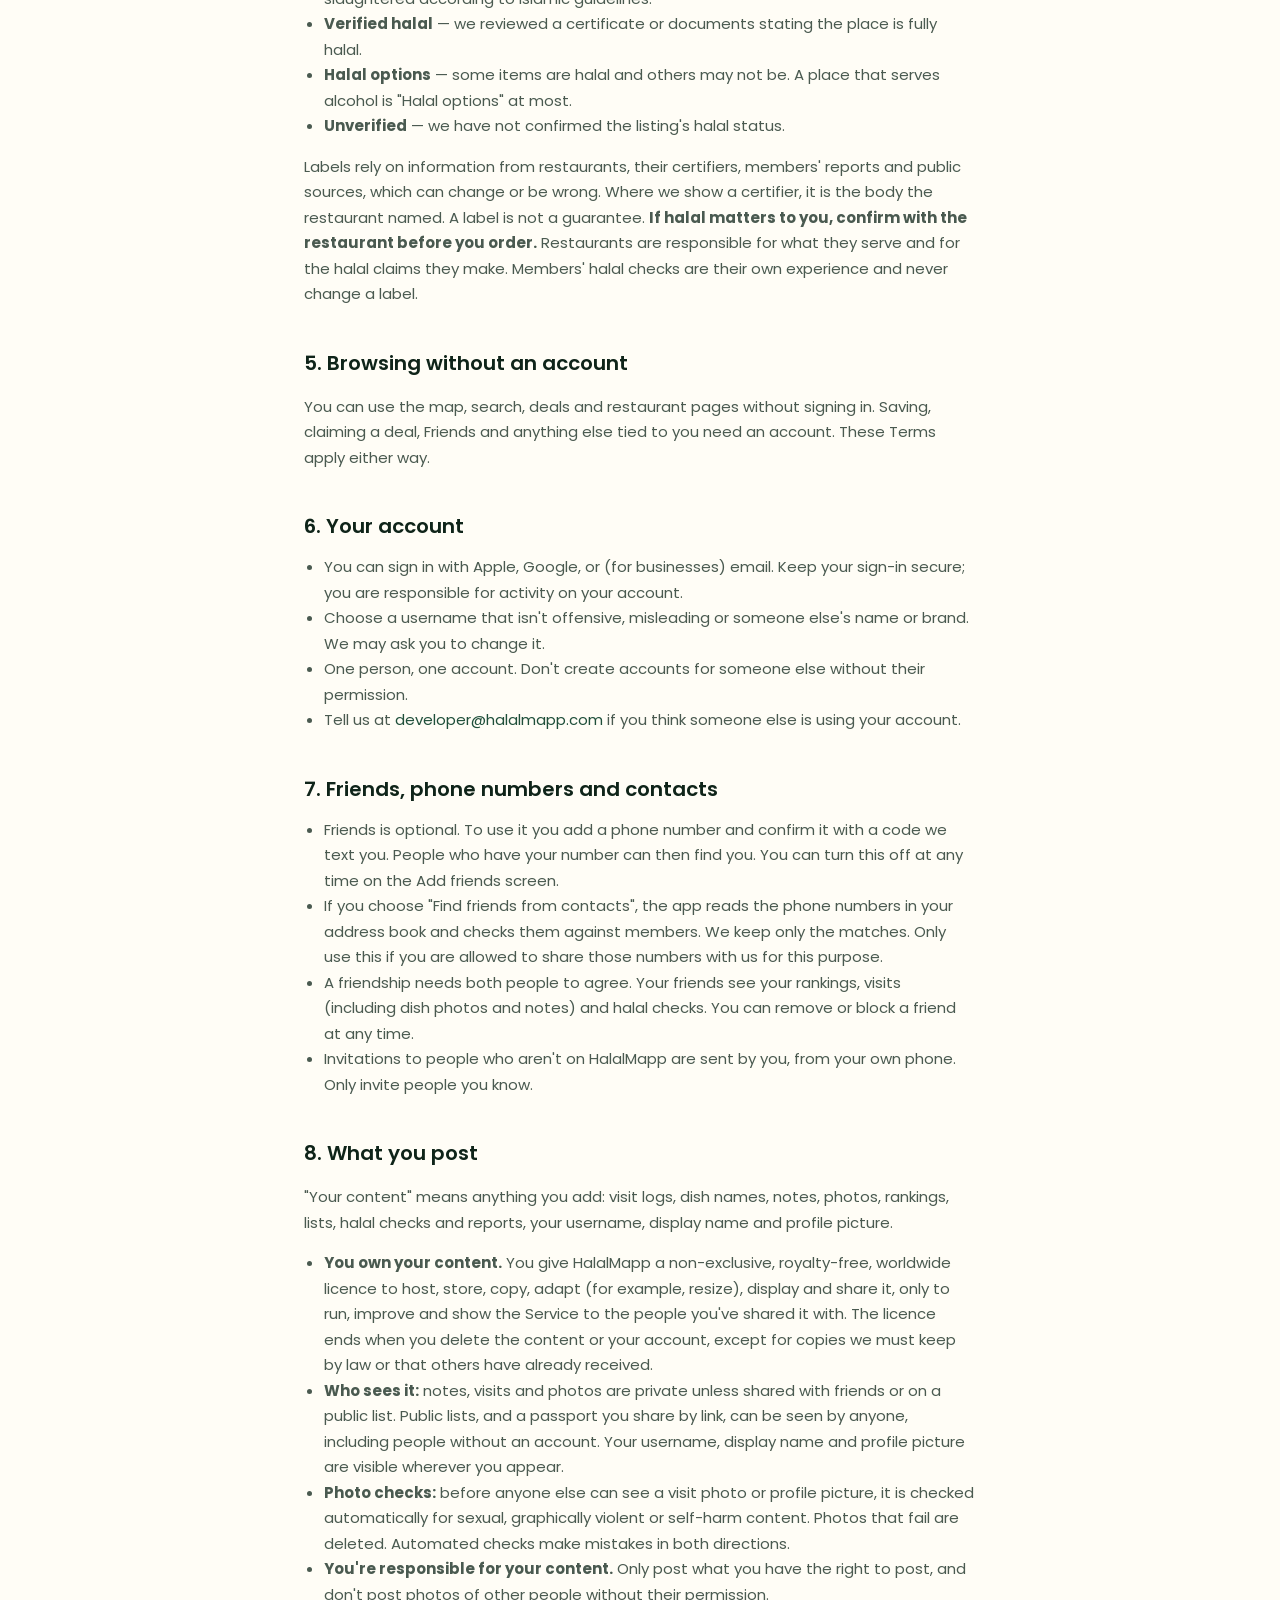
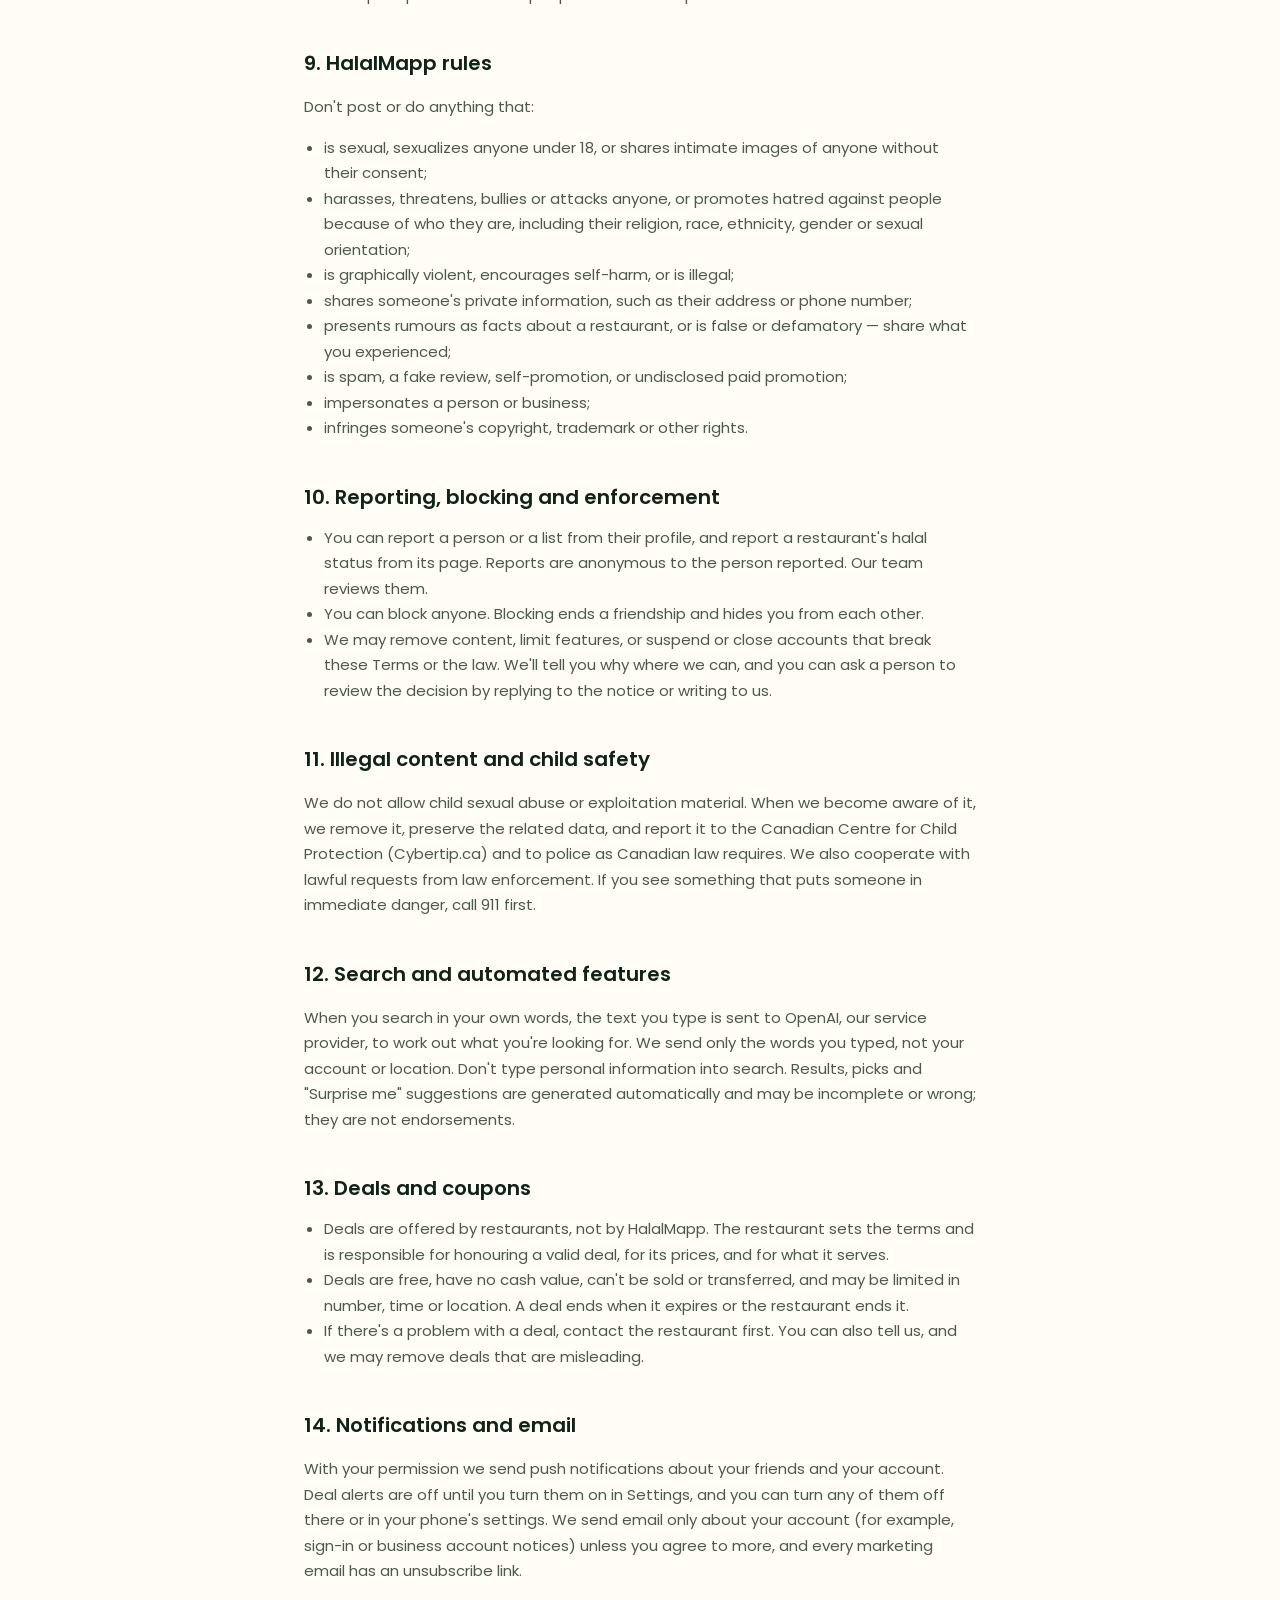
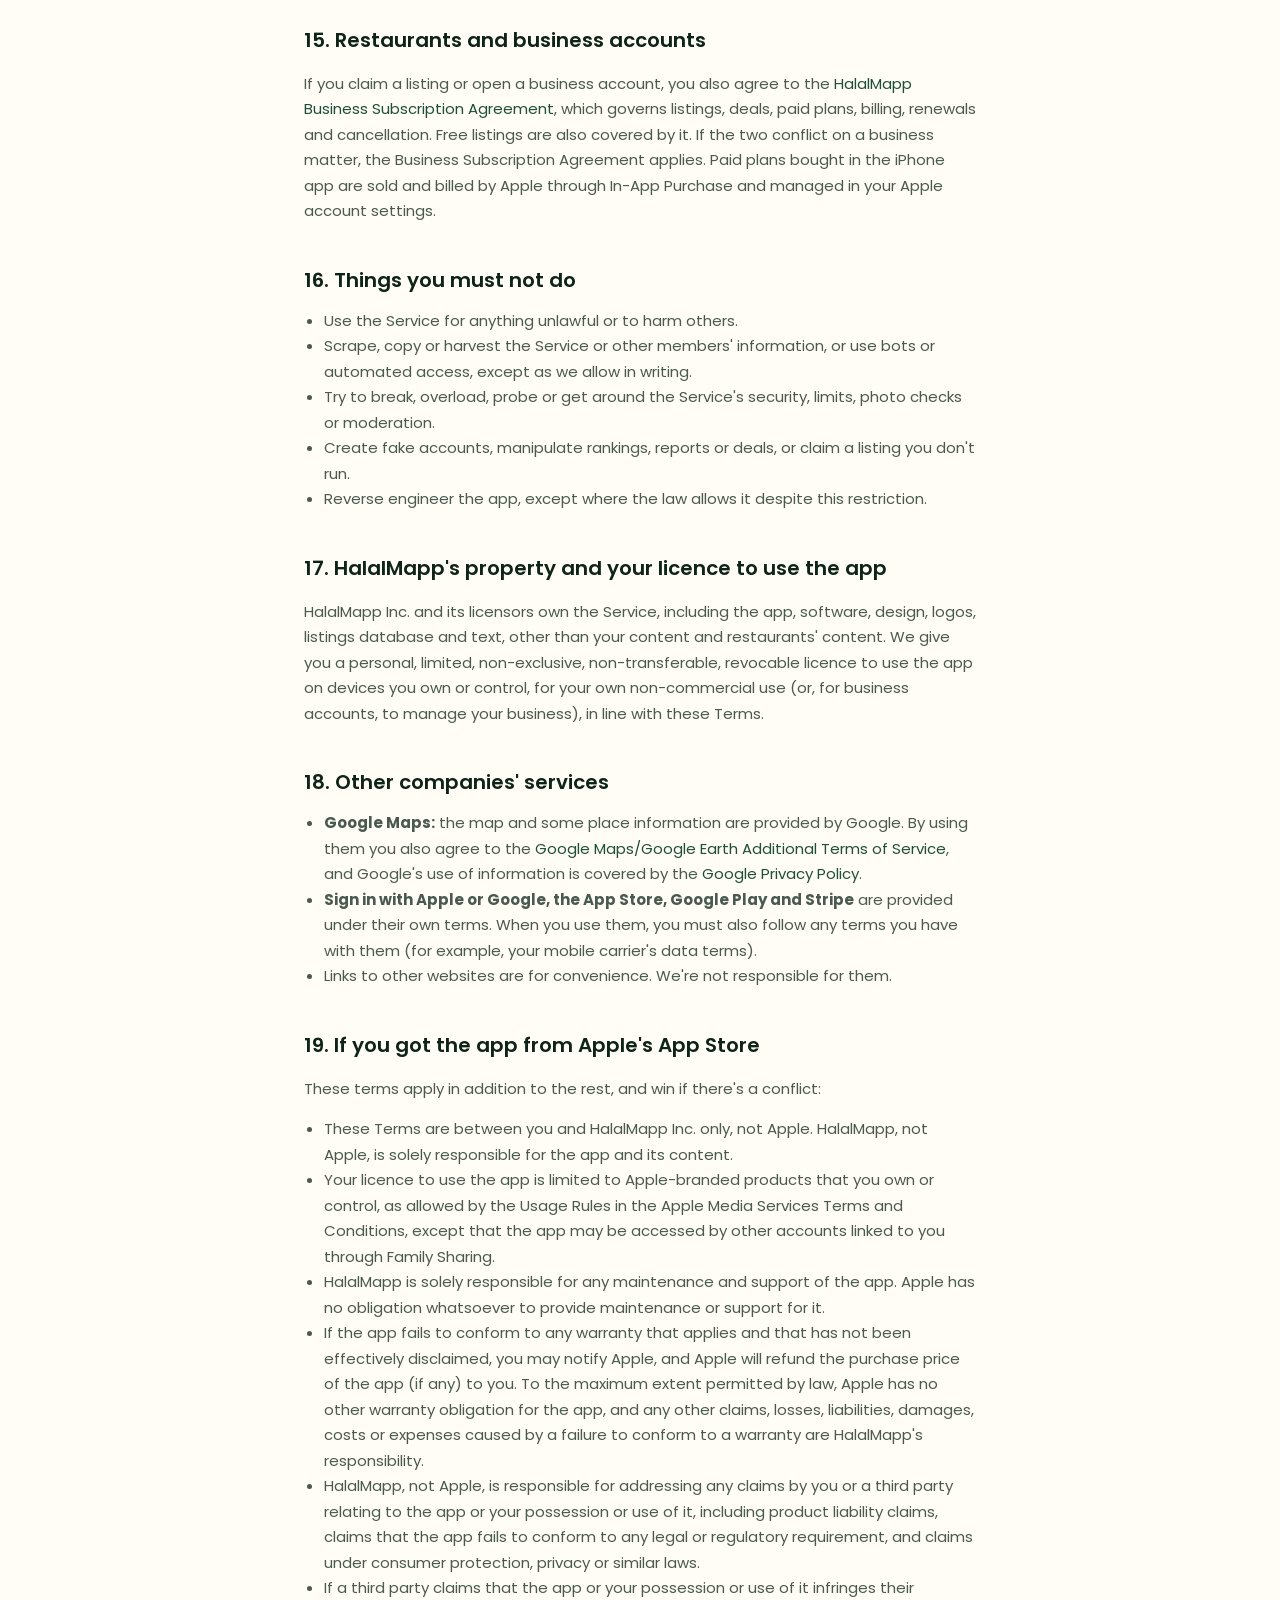
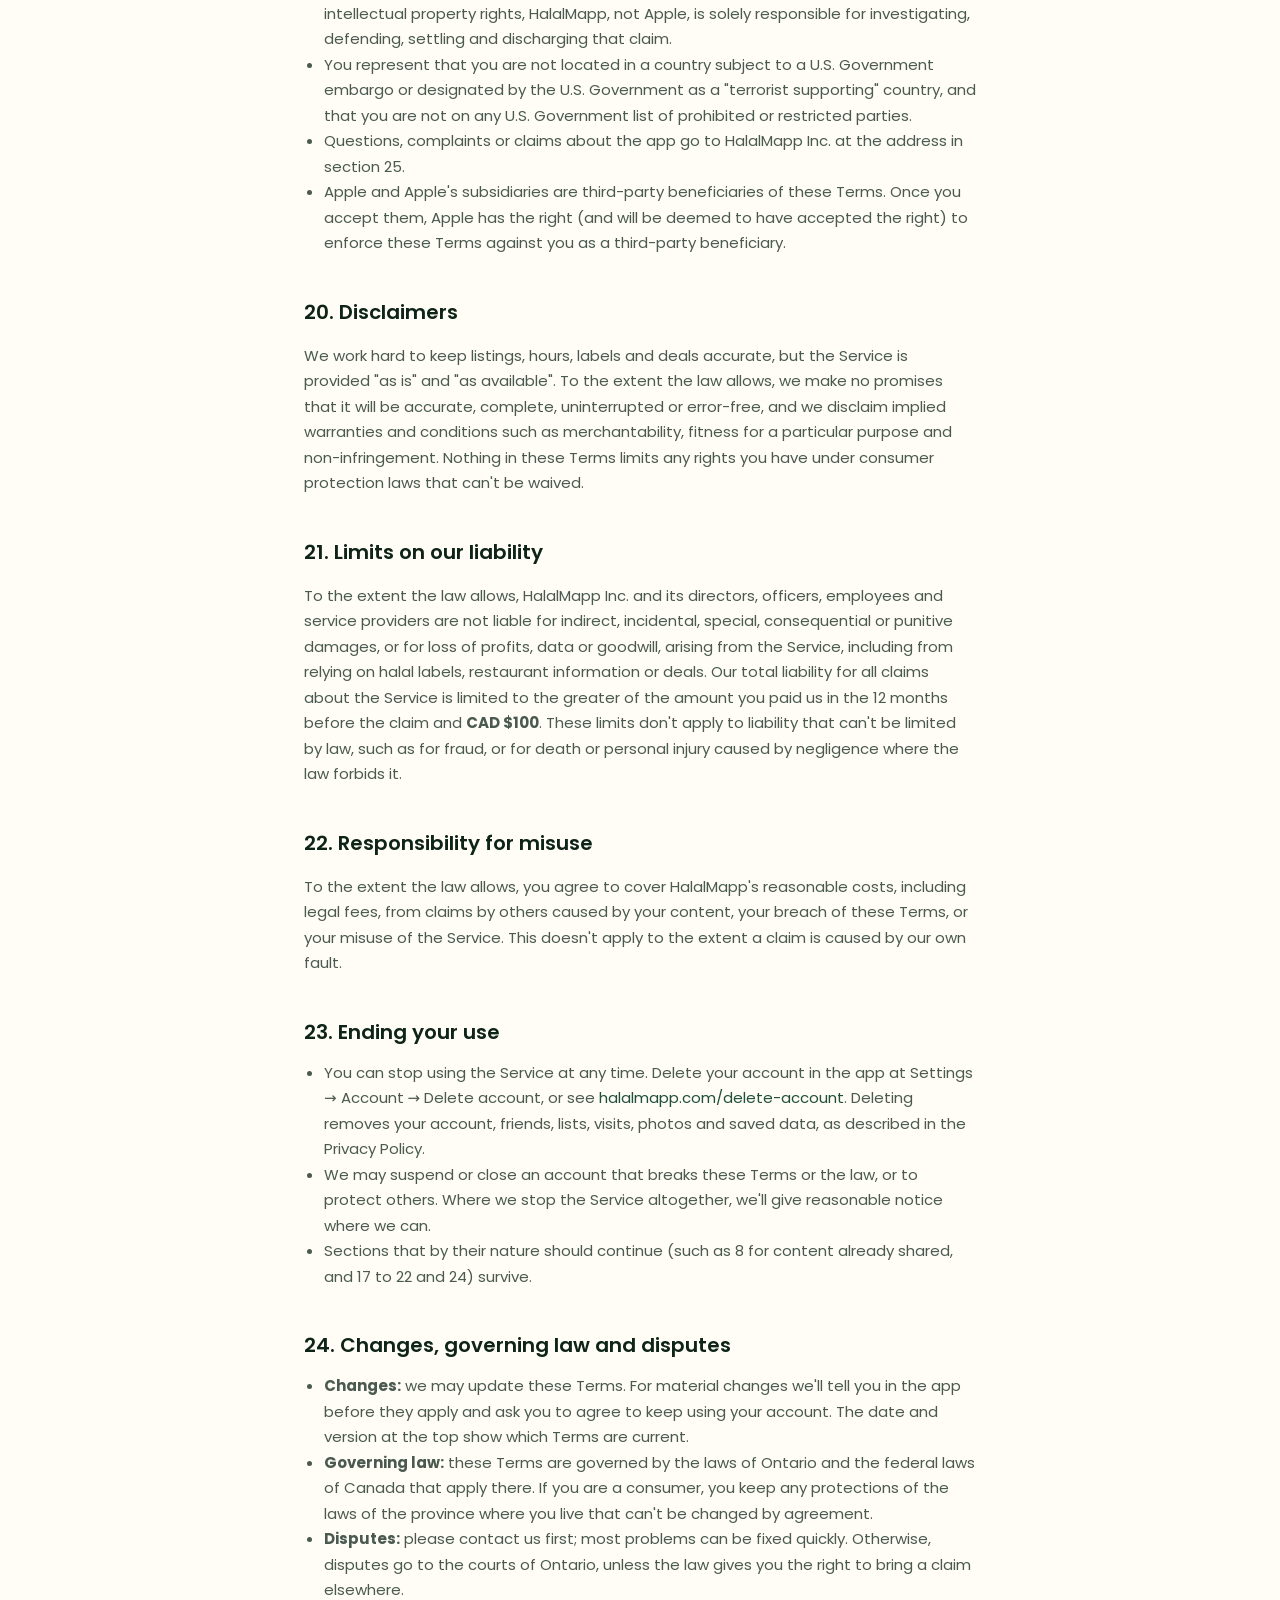
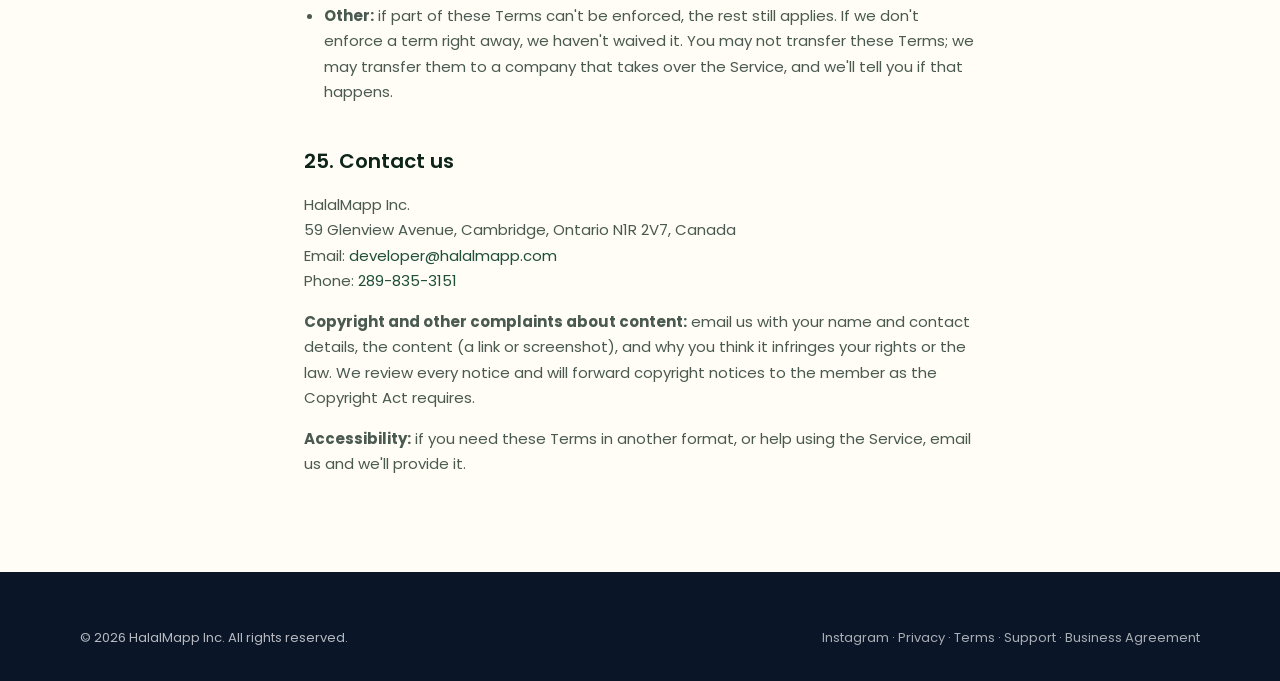
<file: terms/index.html>
<!DOCTYPE html>
<html lang="en">
<head>
  <meta charset="UTF-8">
  <meta name="viewport" content="width=device-width, initial-scale=1.0">
  <meta name="description" content="HalalMapp Terms of Service: the agreement between you and HalalMapp Inc. for using the app and website.">
  <meta name="theme-color" content="#2F6B4F">
  <title>Terms of Service — HalalMapp</title>
  <link rel="icon" href="/assets/favicon.ico" sizes="any">
  <link rel="icon" href="/assets/favicon.png" type="image/png" sizes="32x32">
  <link rel="apple-touch-icon" href="/assets/apple-touch-icon.png">
  <link rel="preconnect" href="https://fonts.googleapis.com">
  <link rel="preconnect" href="https://fonts.gstatic.com" crossorigin>
  <link href="https://fonts.googleapis.com/css2?family=Amiri:wght@700&family=Poppins:wght@400;500;600;700;800&display=swap" rel="stylesheet">
  <link rel="stylesheet" href="/css/styles.css">
  <link rel="stylesheet" href="/css/brand.css">
</head>
<body>
  <header class="site-header">
    <div class="container header-inner">
      <a href="/" class="logo">
        <img class="logo-image" src="/assets/halalmapp-logo-official.png" alt="" width="40" height="48">
        <span>Halal<span class="logo-accent">Mapp</span></span>
      </a>
      <nav class="nav-desktop" aria-label="Main">
        <a href="/">Home</a>
        <a href="/privacy">Privacy</a>
        <a href="mailto:developer@halalmapp.com" class="nav-cta">Contact</a>
      </nav>
      <button class="menu-toggle" aria-label="Open menu" aria-expanded="false" aria-controls="mobile-nav">
        <svg width="24" height="24" viewBox="0 0 24 24" fill="none" stroke="currentColor" stroke-width="2" stroke-linecap="round">
          <line x1="3" y1="6" x2="21" y2="6"/><line x1="3" y1="12" x2="21" y2="12"/><line x1="3" y1="18" x2="21" y2="18"/>
        </svg>
      </button>
    </div>
    <nav id="mobile-nav" class="nav-mobile container" aria-label="Mobile">
      <a href="/">Home</a>
      <a href="/privacy">Privacy</a>
      <a href="mailto:developer@halalmapp.com">Contact</a>
    </nav>
  </header>

  <main>
    <div class="legal-hero">
      <div class="container">
        <h1>Terms of Service</h1>
        <p class="legal-meta">Last updated: October 30, 2026 · Version 2026-10-30</p>
      </div>
    </div>
    <div class="legal-content">
      <div class="container legal-body">
        <p>
          These Terms of Service ("Terms") are an agreement between you and <strong>HalalMapp Inc.</strong>, an Ontario
          corporation ("HalalMapp", "we", "us"). They cover the HalalMapp app, the website at
          <a href="https://halalmapp.com">halalmapp.com</a>, and related services (together, the "Service").
          Please read them with our <a href="/privacy">Privacy Policy</a>, which explains how we handle your information.
        </p>
        <p>
          You agree to these Terms when you browse the Service, create an account, or tap a button such as
          "Continue", "Browse without an account" or "I agree". If you don't agree, please don't use the Service.
        </p>

        <h2>1. Who can use HalalMapp</h2>
        <ul>
          <li>You must be at least <strong>13 years old</strong>. We don't knowingly collect personal information from children under 13. If you believe a child under 13 has an account, contact us and we will delete it.</li>
          <li>If you are under the age of majority where you live (18 or 19 in Canada, depending on the province), a parent or guardian should review these Terms with you and agree to them for you.</li>
          <li>Business accounts must be opened by an adult who is authorized to act for the business.</li>
        </ul>

        <h2>2. Where we operate</h2>
        <p>
          HalalMapp lists restaurants in the Greater Toronto Area, Waterloo Region and nearby cities in Ontario, Canada.
          The Service is not currently offered in Quebec. You can browse other areas, but you may find few or no listings there.
        </p>

        <h2>3. What the Service does</h2>
        <p>With HalalMapp you can:</p>
        <ul>
          <li>browse a map and lists of halal and halal-friendly restaurants, see their hours and details, and get directions;</li>
          <li>search in your own words (see section 12);</li>
          <li>find, save, claim and redeem deals that restaurants post;</li>
          <li>with an account: save restaurants to lists, rank places you've tried, log visits with dishes, notes and photos, collect passport stamps, report a restaurant's halal status, and add friends;</li>
          <li>if you run a restaurant: claim and manage your listing, and buy business plans (see section 15).</li>
        </ul>
        <p>The Service is free for diners. We may change, add or remove features over time.</p>

        <h2>4. Halal information — please read</h2>
        <p>
          HalalMapp is a directory. <strong>We are not a halal certification body</strong>, and we do not inspect
          kitchens, suppliers or slaughter. Each listing carries one of these labels, set only by HalalMapp staff:
        </p>
        <ul>
          <li><strong>Hand slaughtered</strong> — the restaurant or its certifier states that its meat is hand-slaughtered according to Islamic guidelines.</li>
          <li><strong>Verified halal</strong> — we reviewed a certificate or documents stating the place is fully halal.</li>
          <li><strong>Halal options</strong> — some items are halal and others may not be. A place that serves alcohol is "Halal options" at most.</li>
          <li><strong>Unverified</strong> — we have not confirmed the listing's halal status.</li>
        </ul>
        <p>
          Labels rely on information from restaurants, their certifiers, members' reports and public sources, which can
          change or be wrong. Where we show a certifier, it is the body the restaurant named. A label is not a guarantee.
          <strong>If halal matters to you, confirm with the restaurant before you order.</strong> Restaurants are responsible for what they serve
          and for the halal claims they make. Members' halal checks are their own experience and never change a label.
        </p>

        <h2>5. Browsing without an account</h2>
        <p>
          You can use the map, search, deals and restaurant pages without signing in. Saving, claiming a deal, Friends
          and anything else tied to you need an account. These Terms apply either way.
        </p>

        <h2>6. Your account</h2>
        <ul>
          <li>You can sign in with Apple, Google, or (for businesses) email. Keep your sign-in secure; you are responsible for activity on your account.</li>
          <li>Choose a username that isn't offensive, misleading or someone else's name or brand. We may ask you to change it.</li>
          <li>One person, one account. Don't create accounts for someone else without their permission.</li>
          <li>Tell us at <a href="mailto:developer@halalmapp.com">developer@halalmapp.com</a> if you think someone else is using your account.</li>
        </ul>

        <h2>7. Friends, phone numbers and contacts</h2>
        <ul>
          <li>Friends is optional. To use it you add a phone number and confirm it with a code we text you. People who have your number can then find you. You can turn this off at any time on the Add friends screen.</li>
          <li>If you choose "Find friends from contacts", the app reads the phone numbers in your address book and checks them against members. We keep only the matches. Only use this if you are allowed to share those numbers with us for this purpose.</li>
          <li>A friendship needs both people to agree. Your friends see your rankings, visits (including dish photos and notes) and halal checks. You can remove or block a friend at any time.</li>
          <li>Invitations to people who aren't on HalalMapp are sent by you, from your own phone. Only invite people you know.</li>
        </ul>

        <h2>8. What you post</h2>
        <p>
          "Your content" means anything you add: visit logs, dish names, notes, photos, rankings, lists, halal checks and
          reports, your username, display name and profile picture.
        </p>
        <ul>
          <li><strong>You own your content.</strong> You give HalalMapp a non-exclusive, royalty-free, worldwide licence to host, store, copy, adapt (for example, resize), display and share it, only to run, improve and show the Service to the people you've shared it with. The licence ends when you delete the content or your account, except for copies we must keep by law or that others have already received.</li>
          <li><strong>Who sees it:</strong> notes, visits and photos are private unless shared with friends or on a public list. Public lists, and a passport you share by link, can be seen by anyone, including people without an account. Your username, display name and profile picture are visible wherever you appear.</li>
          <li><strong>Photo checks:</strong> before anyone else can see a visit photo or profile picture, it is checked automatically for sexual, graphically violent or self-harm content. Photos that fail are deleted. Automated checks make mistakes in both directions.</li>
          <li><strong>You're responsible for your content.</strong> Only post what you have the right to post, and don't post photos of other people without their permission.</li>
        </ul>

        <h2>9. HalalMapp rules</h2>
        <p>Don't post or do anything that:</p>
        <ul>
          <li>is sexual, sexualizes anyone under 18, or shares intimate images of anyone without their consent;</li>
          <li>harasses, threatens, bullies or attacks anyone, or promotes hatred against people because of who they are, including their religion, race, ethnicity, gender or sexual orientation;</li>
          <li>is graphically violent, encourages self-harm, or is illegal;</li>
          <li>shares someone's private information, such as their address or phone number;</li>
          <li>presents rumours as facts about a restaurant, or is false or defamatory — share what you experienced;</li>
          <li>is spam, a fake review, self-promotion, or undisclosed paid promotion;</li>
          <li>impersonates a person or business;</li>
          <li>infringes someone's copyright, trademark or other rights.</li>
        </ul>

        <h2>10. Reporting, blocking and enforcement</h2>
        <ul>
          <li>You can report a person or a list from their profile, and report a restaurant's halal status from its page. Reports are anonymous to the person reported. Our team reviews them.</li>
          <li>You can block anyone. Blocking ends a friendship and hides you from each other.</li>
          <li>We may remove content, limit features, or suspend or close accounts that break these Terms or the law. We'll tell you why where we can, and you can ask a person to review the decision by replying to the notice or writing to us.</li>
        </ul>

        <h2>11. Illegal content and child safety</h2>
        <p>
          We do not allow child sexual abuse or exploitation material. When we become aware of it, we remove it, preserve
          the related data, and report it to the Canadian Centre for Child Protection (Cybertip.ca) and to police as Canadian
          law requires. We also cooperate with lawful requests from law enforcement. If you see something that puts someone
          in immediate danger, call 911 first.
        </p>

        <h2>12. Search and automated features</h2>
        <p>
          When you search in your own words, the text you type is sent to OpenAI, our service provider, to work out what
          you're looking for. We send only the words you typed, not your account or location. Don't type personal
          information into search. Results, picks and "Surprise me" suggestions are generated automatically and may be
          incomplete or wrong; they are not endorsements.
        </p>

        <h2>13. Deals and coupons</h2>
        <ul>
          <li>Deals are offered by restaurants, not by HalalMapp. The restaurant sets the terms and is responsible for honouring a valid deal, for its prices, and for what it serves.</li>
          <li>Deals are free, have no cash value, can't be sold or transferred, and may be limited in number, time or location. A deal ends when it expires or the restaurant ends it.</li>
          <li>If there's a problem with a deal, contact the restaurant first. You can also tell us, and we may remove deals that are misleading.</li>
        </ul>

        <h2>14. Notifications and email</h2>
        <p>
          With your permission we send push notifications about your friends and your account. Deal alerts are off until
          you turn them on in Settings, and you can turn any of them off there or in your phone's settings. We send email
          only about your account (for example, sign-in or business account notices) unless you agree to more, and every
          marketing email has an unsubscribe link.
        </p>

        <h2>15. Restaurants and business accounts</h2>
        <p>
          If you claim a listing or open a business account, you also agree to the
          <a href="/business-agreement">HalalMapp Business Subscription Agreement</a>, which governs listings, deals,
          paid plans, billing, renewals and cancellation. Free listings are also covered by it. If the two conflict on a
          business matter, the Business Subscription Agreement applies. Paid plans bought in the iPhone app are sold and
          billed by Apple through In-App Purchase and managed in your Apple account settings.
        </p>

        <h2>16. Things you must not do</h2>
        <ul>
          <li>Use the Service for anything unlawful or to harm others.</li>
          <li>Scrape, copy or harvest the Service or other members' information, or use bots or automated access, except as we allow in writing.</li>
          <li>Try to break, overload, probe or get around the Service's security, limits, photo checks or moderation.</li>
          <li>Create fake accounts, manipulate rankings, reports or deals, or claim a listing you don't run.</li>
          <li>Reverse engineer the app, except where the law allows it despite this restriction.</li>
        </ul>

        <h2>17. HalalMapp's property and your licence to use the app</h2>
        <p>
          HalalMapp Inc. and its licensors own the Service, including the app, software, design, logos, listings
          database and text, other than your content and restaurants' content. We give you a personal, limited,
          non-exclusive, non-transferable, revocable licence to use the app on devices you own or control, for your own
          non-commercial use (or, for business accounts, to manage your business), in line with these Terms.
        </p>

        <h2>18. Other companies' services</h2>
        <ul>
          <li><strong>Google Maps:</strong> the map and some place information are provided by Google. By using them you also agree to the <a href="https://maps.google.com/help/terms_maps/">Google Maps/Google Earth Additional Terms of Service</a>, and Google's use of information is covered by the <a href="https://policies.google.com/privacy">Google Privacy Policy</a>.</li>
          <li><strong>Sign in with Apple or Google, the App Store, Google Play and Stripe</strong> are provided under their own terms. When you use them, you must also follow any terms you have with them (for example, your mobile carrier's data terms).</li>
          <li>Links to other websites are for convenience. We're not responsible for them.</li>
        </ul>

        <h2>19. If you got the app from Apple's App Store</h2>
        <p>These terms apply in addition to the rest, and win if there's a conflict:</p>
        <ul>
          <li>These Terms are between you and HalalMapp Inc. only, not Apple. HalalMapp, not Apple, is solely responsible for the app and its content.</li>
          <li>Your licence to use the app is limited to Apple-branded products that you own or control, as allowed by the Usage Rules in the Apple Media Services Terms and Conditions, except that the app may be accessed by other accounts linked to you through Family Sharing.</li>
          <li>HalalMapp is solely responsible for any maintenance and support of the app. Apple has no obligation whatsoever to provide maintenance or support for it.</li>
          <li>If the app fails to conform to any warranty that applies and that has not been effectively disclaimed, you may notify Apple, and Apple will refund the purchase price of the app (if any) to you. To the maximum extent permitted by law, Apple has no other warranty obligation for the app, and any other claims, losses, liabilities, damages, costs or expenses caused by a failure to conform to a warranty are HalalMapp's responsibility.</li>
          <li>HalalMapp, not Apple, is responsible for addressing any claims by you or a third party relating to the app or your possession or use of it, including product liability claims, claims that the app fails to conform to any legal or regulatory requirement, and claims under consumer protection, privacy or similar laws.</li>
          <li>If a third party claims that the app or your possession or use of it infringes their intellectual property rights, HalalMapp, not Apple, is solely responsible for investigating, defending, settling and discharging that claim.</li>
          <li>You represent that you are not located in a country subject to a U.S. Government embargo or designated by the U.S. Government as a "terrorist supporting" country, and that you are not on any U.S. Government list of prohibited or restricted parties.</li>
          <li>Questions, complaints or claims about the app go to HalalMapp Inc. at the address in section 25.</li>
          <li>Apple and Apple's subsidiaries are third-party beneficiaries of these Terms. Once you accept them, Apple has the right (and will be deemed to have accepted the right) to enforce these Terms against you as a third-party beneficiary.</li>
        </ul>

        <h2>20. Disclaimers</h2>
        <p>
          We work hard to keep listings, hours, labels and deals accurate, but the Service is provided "as is" and "as
          available". To the extent the law allows, we make no promises that it will be accurate, complete, uninterrupted
          or error-free, and we disclaim implied warranties and conditions such as merchantability, fitness for a
          particular purpose and non-infringement. Nothing in these Terms limits any rights you have under consumer
          protection laws that can't be waived.
        </p>

        <h2>21. Limits on our liability</h2>
        <p>
          To the extent the law allows, HalalMapp Inc. and its directors, officers, employees and service providers are not
          liable for indirect, incidental, special, consequential or punitive damages, or for loss of profits, data or
          goodwill, arising from the Service, including from relying on halal labels, restaurant information or deals.
          Our total liability for all claims about the Service is limited to the greater of the amount you paid us in the
          12 months before the claim and <strong>CAD $100</strong>. These limits don't apply to liability that can't be
          limited by law, such as for fraud, or for death or personal injury caused by negligence where the law forbids it.
        </p>

        <h2>22. Responsibility for misuse</h2>
        <p>
          To the extent the law allows, you agree to cover HalalMapp's reasonable costs, including legal fees, from claims
          by others caused by your content, your breach of these Terms, or your misuse of the Service. This doesn't apply
          to the extent a claim is caused by our own fault.
        </p>

        <h2>23. Ending your use</h2>
        <ul>
          <li>You can stop using the Service at any time. Delete your account in the app at Settings → Account → Delete account, or see <a href="/delete-account">halalmapp.com/delete-account</a>. Deleting removes your account, friends, lists, visits, photos and saved data, as described in the Privacy Policy.</li>
          <li>We may suspend or close an account that breaks these Terms or the law, or to protect others. Where we stop the Service altogether, we'll give reasonable notice where we can.</li>
          <li>Sections that by their nature should continue (such as 8 for content already shared, and 17 to 22 and 24) survive.</li>
        </ul>

        <h2>24. Changes, governing law and disputes</h2>
        <ul>
          <li><strong>Changes:</strong> we may update these Terms. For material changes we'll tell you in the app before they apply and ask you to agree to keep using your account. The date and version at the top show which Terms are current.</li>
          <li><strong>Governing law:</strong> these Terms are governed by the laws of Ontario and the federal laws of Canada that apply there. If you are a consumer, you keep any protections of the laws of the province where you live that can't be changed by agreement.</li>
          <li><strong>Disputes:</strong> please contact us first; most problems can be fixed quickly. Otherwise, disputes go to the courts of Ontario, unless the law gives you the right to bring a claim elsewhere.</li>
          <li><strong>Other:</strong> if part of these Terms can't be enforced, the rest still applies. If we don't enforce a term right away, we haven't waived it. You may not transfer these Terms; we may transfer them to a company that takes over the Service, and we'll tell you if that happens.</li>
        </ul>

        <h2>25. Contact us</h2>
        <p>
          HalalMapp Inc.<br>
          59 Glenview Avenue, Cambridge, Ontario N1R 2V7, Canada<br>
          Email: <a href="mailto:developer@halalmapp.com">developer@halalmapp.com</a><br>
          Phone: <a href="tel:+12898353151">289-835-3151</a>
        </p>
        <p>
          <strong>Copyright and other complaints about content:</strong> email us with your name and contact details, the
          content (a link or screenshot), and why you think it infringes your rights or the law. We review every notice and
          will forward copyright notices to the member as the Copyright Act requires.
        </p>
        <p>
          <strong>Accessibility:</strong> if you need these Terms in another format, or help using the Service, email us and
          we'll provide it.
        </p>
      </div>
    </div>
  </main>

  <footer class="site-footer">
    <div class="container">
      <div class="footer-bottom" style="border-top: none; padding-top: 0;">
        <span>&copy; 2026 HalalMapp Inc. All rights reserved.</span>
        <span><a href="https://www.instagram.com/halalmapp" style="color: rgba(255,255,255,0.65);">Instagram</a> · <a href="/privacy" style="color: rgba(255,255,255,0.65);">Privacy</a> · <a href="/terms" style="color: rgba(255,255,255,0.65);">Terms</a> · <a href="/support" style="color: rgba(255,255,255,0.65);">Support</a> · <a href="/business-agreement" style="color: rgba(255,255,255,0.65);">Business Agreement</a></span>
      </div>
    </div>
  </footer>

  <script src="/js/main.js"></script>
</body>
</html>
</file>
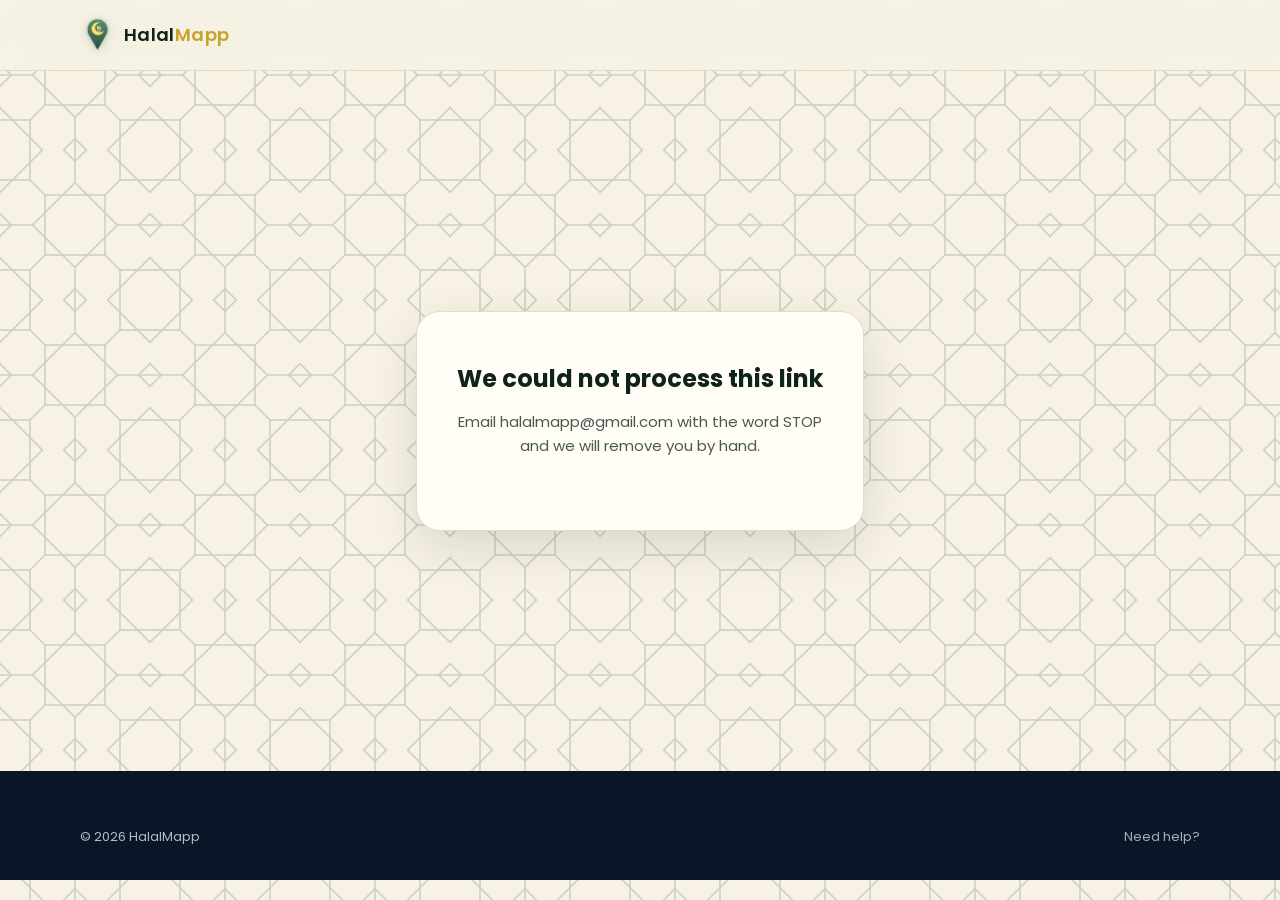
<file: unsubscribe/index.html>
<!DOCTYPE html>
<html lang="en">
<head>
  <meta charset="UTF-8">
  <meta name="viewport" content="width=device-width, initial-scale=1.0">
  <meta name="robots" content="noindex">
  <meta name="referrer" content="no-referrer">
  <title>Unsubscribe — HalalMapp</title>
  <link rel="icon" href="/assets/favicon.ico" sizes="any">
  <link rel="icon" href="/assets/favicon.png" type="image/png" sizes="32x32">
  <link rel="apple-touch-icon" href="/assets/apple-touch-icon.png">
  <link rel="preconnect" href="https://fonts.googleapis.com">
  <link rel="preconnect" href="https://fonts.gstatic.com" crossorigin>
  <link href="https://fonts.googleapis.com/css2?family=Amiri:wght@700&family=Poppins:wght@400;500;600;700;800&display=swap" rel="stylesheet">
  <link rel="stylesheet" href="/css/styles.css">
  <link rel="stylesheet" href="/css/brand.css">
</head>
<body>
  <header class="site-header">
    <div class="container header-inner">
      <a href="/" class="logo">
        <img class="logo-image" src="/assets/halalmapp-logo-official.png" alt="" width="40" height="48">
        <span>Halal<span class="logo-accent">Mapp</span></span>
      </a>
    </div>
  </header>

  <main class="status-page">
    <div class="status-card">
      <h1 id="unsub-title">Unsubscribe from HalalMapp emails</h1>
      <p id="unsub-copy">
        Confirm below and we will not email this address about HalalMapp again.
      </p>
      <button id="unsub-button" type="button" class="btn btn-primary" style="display: inline-flex;">Unsubscribe</button>
    </div>
  </main>

  <footer class="site-footer">
    <div class="container">
      <div class="footer-bottom" style="border-top: none; padding-top: 0;">
        <span>&copy; 2026 HalalMapp</span>
        <span><a href="mailto:halalmapp@gmail.com" style="color: rgba(255,255,255,0.65);">Need help?</a></span>
      </div>
    </div>
  </footer>

  <script src="/js/config.js"></script>
  <script>
    (function () {
      var token = new URLSearchParams(location.search).get('t') || '';
      var title = document.getElementById('unsub-title');
      var copy = document.getElementById('unsub-copy');
      var button = document.getElementById('unsub-button');
      var contact = window.HALALMAPP_CONFIG.CONTACT_EMAIL;

      function fail() {
        title.textContent = 'We could not process this link';
        copy.textContent = 'Email ' + contact + ' with the word STOP and we will remove you by hand.';
        button.style.display = 'none';
      }

      if (!token) return fail();

      button.addEventListener('click', function () {
        button.disabled = true;
        button.textContent = 'Unsubscribing…';
        fetch(window.HALALMAPP_CONFIG.SUPABASE_URL + '/functions/v1/unsubscribe', {
          method: 'POST',
          headers: { 'Content-Type': 'application/json' },
          body: JSON.stringify({ t: token }),
        })
          .then(function (res) { return res.json().then(function (body) { return { ok: res.ok, body: body }; }); })
          .then(function (result) {
            if (!result.ok || !result.body.ok) return fail();
            title.textContent = 'You are unsubscribed';
            copy.textContent = result.body.email + ' will not receive any more HalalMapp emails.';
            button.style.display = 'none';
          })
          .catch(fail);
      });
    })();
  </script>
</body>
</html>
</file>
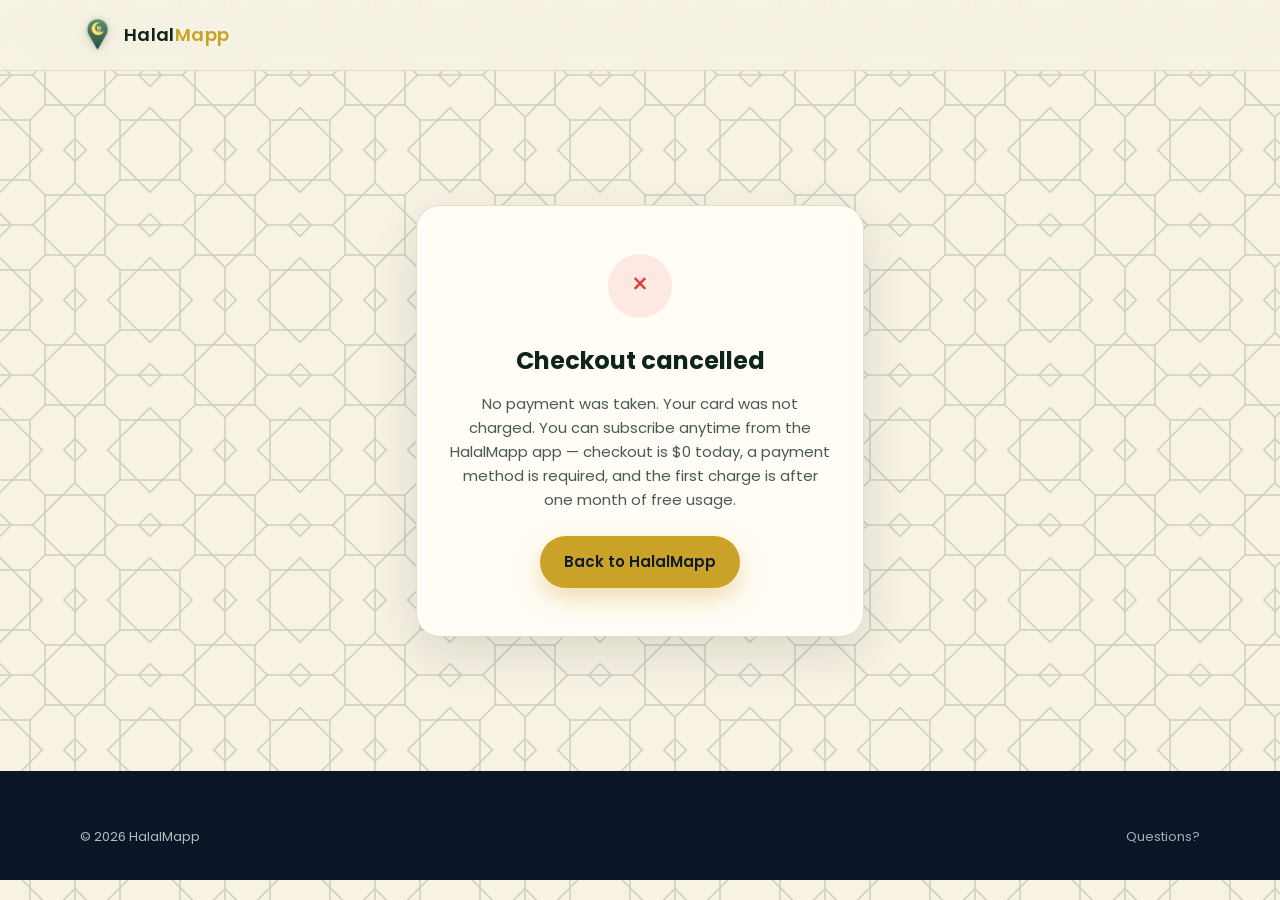
<file: subscribe/cancel/index.html>
<!DOCTYPE html>
<html lang="en">
<head>
  <meta charset="UTF-8">
  <meta name="viewport" content="width=device-width, initial-scale=1.0">
  <meta name="robots" content="noindex">
  <title>Checkout Cancelled — HalalMapp</title>
  <link rel="icon" href="/assets/favicon.ico" sizes="any">
  <link rel="icon" href="/assets/favicon.png" type="image/png" sizes="32x32">
  <link rel="apple-touch-icon" href="/assets/apple-touch-icon.png">
  <link rel="preconnect" href="https://fonts.googleapis.com">
  <link rel="preconnect" href="https://fonts.gstatic.com" crossorigin>
  <link href="https://fonts.googleapis.com/css2?family=Amiri:wght@700&family=Poppins:wght@400;500;600;700;800&display=swap" rel="stylesheet">
  <link rel="stylesheet" href="/css/styles.css">
  <link rel="stylesheet" href="/css/brand.css">
</head>
<body>
  <header class="site-header">
    <div class="container header-inner">
      <a href="/" class="logo">
        <img class="logo-image" src="/assets/halalmapp-logo-official.png" alt="" width="40" height="48">
        <span>Halal<span class="logo-accent">Mapp</span></span>
      </a>
    </div>
  </header>

  <main class="status-page">
    <div class="status-card">
      <div class="status-icon cancel" aria-hidden="true">×</div>
      <h1>Checkout cancelled</h1>
      <p>
        No payment was taken. Your card was not charged. You can subscribe anytime from the HalalMapp
        app — checkout is $0 today, a payment method is required, and the first charge is after one
        month of free usage.
      </p>
      <a href="/" class="btn btn-primary" style="display: inline-flex;">Back to HalalMapp</a>
    </div>
  </main>

  <footer class="site-footer">
    <div class="container">
      <div class="footer-bottom" style="border-top: none; padding-top: 0;">
        <span>&copy; 2026 HalalMapp</span>
        <span><a href="mailto:halalmapp@gmail.com" style="color: rgba(255,255,255,0.65);">Questions?</a></span>
      </div>
    </div>
  </footer>
</body>
</html>
</file>
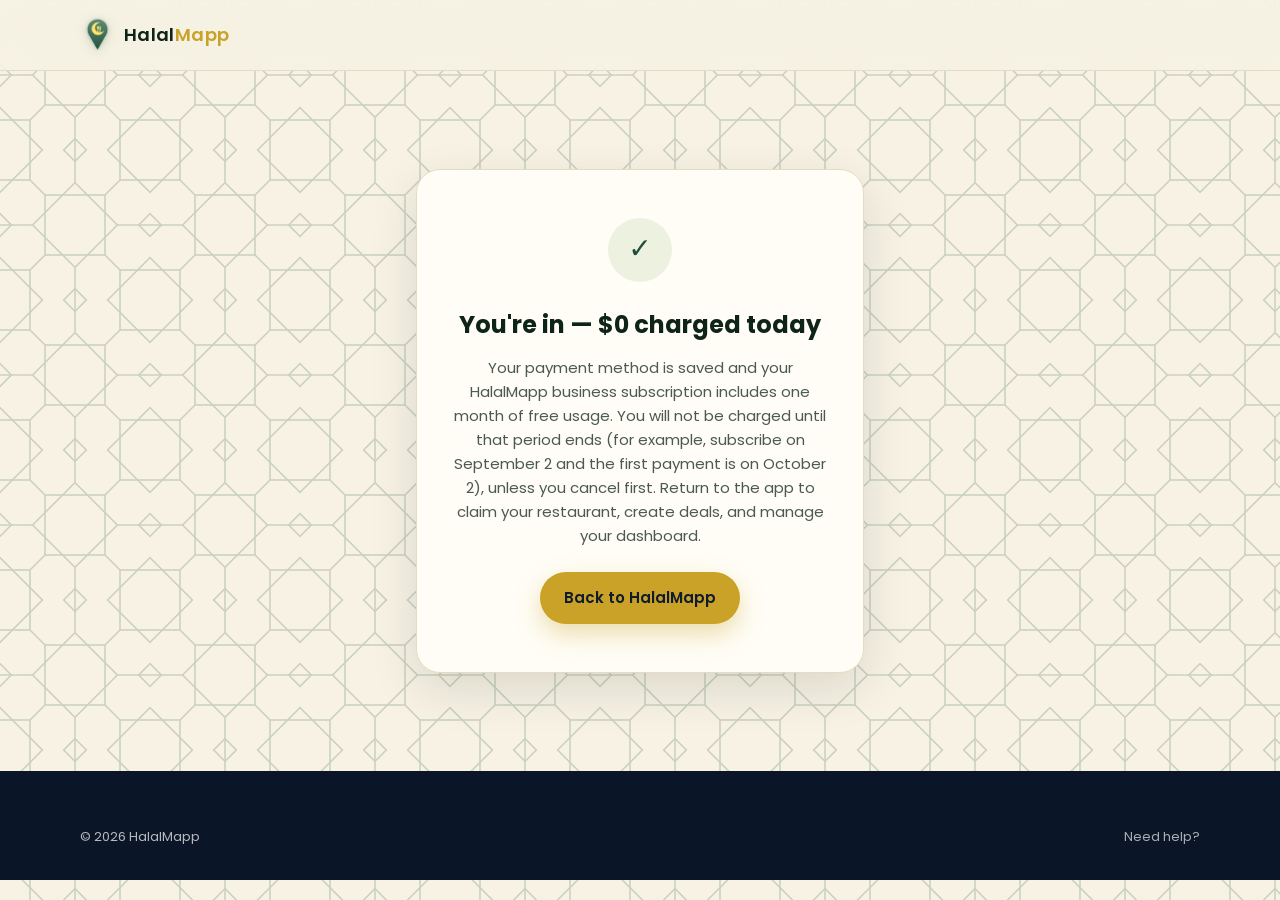
<file: subscribe/success/index.html>
<!DOCTYPE html>
<html lang="en">
<head>
  <meta charset="UTF-8">
  <meta name="viewport" content="width=device-width, initial-scale=1.0">
  <meta name="robots" content="noindex">
  <title>Subscription Confirmed — HalalMapp</title>
  <link rel="icon" href="/assets/favicon.ico" sizes="any">
  <link rel="icon" href="/assets/favicon.png" type="image/png" sizes="32x32">
  <link rel="apple-touch-icon" href="/assets/apple-touch-icon.png">
  <link rel="preconnect" href="https://fonts.googleapis.com">
  <link rel="preconnect" href="https://fonts.gstatic.com" crossorigin>
  <link href="https://fonts.googleapis.com/css2?family=Amiri:wght@700&family=Poppins:wght@400;500;600;700;800&display=swap" rel="stylesheet">
  <link rel="stylesheet" href="/css/styles.css">
  <link rel="stylesheet" href="/css/brand.css">
</head>
<body>
  <header class="site-header">
    <div class="container header-inner">
      <a href="/" class="logo">
        <img class="logo-image" src="/assets/halalmapp-logo-official.png" alt="" width="40" height="48">
        <span>Halal<span class="logo-accent">Mapp</span></span>
      </a>
    </div>
  </header>

  <main class="status-page">
    <div class="status-card">
      <div class="status-icon success" aria-hidden="true">✓</div>
      <h1>You're in — $0 charged today</h1>
      <p>
        Your payment method is saved and your HalalMapp business subscription includes one month of
        free usage. You will not be charged until that period ends (for example, subscribe on September 2
        and the first payment is on October 2), unless you cancel first. Return to the app to claim your
        restaurant, create deals, and manage your dashboard.
      </p>
      <a href="/" class="btn btn-primary" style="display: inline-flex;">Back to HalalMapp</a>
    </div>
  </main>

  <footer class="site-footer">
    <div class="container">
      <div class="footer-bottom" style="border-top: none; padding-top: 0;">
        <span>&copy; 2026 HalalMapp</span>
        <span><a href="mailto:halalmapp@gmail.com" style="color: rgba(255,255,255,0.65);">Need help?</a></span>
      </div>
    </div>
  </footer>
</body>
</html>
</file>
<file: css/styles.css>
/* HalalMapp marketing site — Instagram launch palettes */
:root {
  color-scheme: light;
  --green: #2f6b4f;
  --green-dark: #1f4f3a;
  --green-light: #4a8f6e;
  --gold: #c9a227;
  --gold-light: #ddbf4a;
  --on-gold: #0f1c2e;
  --cream: #f7f2e4;
  --white: #ffffff;
  --surface: #fffdf6;
  --surface-muted: #efe8d4;
  --text: #0f2419;
  --text-secondary: #4a5a50;
  --text-light: #7d8a80;
  --border: #e3dbc4;
  --header-bg: rgba(247, 242, 228, 0.9);
  --shadow: 0 4px 24px rgba(15, 36, 25, 0.08);
  --shadow-lg: 0 16px 48px rgba(15, 36, 25, 0.12);
  --radius: 24px;
  --radius-sm: 12px;
  --radius-pill: 999px;
  --max-width: 1120px;
}

[data-theme="dark"] {
  color-scheme: dark;
  --green: #4a8f6e;
  --green-dark: #2f6b4f;
  --green-light: #6ca889;
  --cream: #0a1628;
  --surface: #122033;
  --surface-muted: #1a2b42;
  --text: #f6f7f9;
  --text-secondary: #a8b4c4;
  --text-light: #7a8699;
  --border: #2a3f5c;
  --header-bg: rgba(10, 22, 40, 0.9);
  --shadow: 0 4px 24px rgba(0, 0, 0, 0.22);
  --shadow-lg: 0 16px 48px rgba(0, 0, 0, 0.34);
}

*,
*::before,
*::after {
  box-sizing: border-box;
}

html {
  scroll-behavior: smooth;
}

body {
  margin: 0;
  font-family: "Poppins", system-ui, -apple-system, sans-serif;
  color: var(--text);
  background: var(--cream);
  line-height: 1.6;
  -webkit-font-smoothing: antialiased;
}

img {
  max-width: 100%;
  height: auto;
  display: block;
}

a {
  color: var(--green-dark);
  text-decoration: none;
  transition: color 0.2s ease;
}

a:hover {
  color: var(--green);
}

.container {
  width: min(100% - 2rem, var(--max-width));
  margin-inline: auto;
}

/* ─── Header ─── */

.site-header {
  position: sticky;
  top: 0;
  z-index: 100;
  background: var(--header-bg);
  backdrop-filter: blur(16px);
  border-bottom: 1px solid var(--border);
}

.header-inner {
  display: flex;
  align-items: center;
  justify-content: space-between;
  gap: 1rem;
  padding: 0.875rem 0;
}

.logo {
  display: flex;
  align-items: center;
  gap: 0.625rem;
  font-weight: 600;
  font-size: 1.125rem;
  color: var(--text);
  letter-spacing: 0.02em;
}

.logo-image {
  width: 34px;
  height: 42px;
  flex: 0 0 auto;
  object-fit: contain;
  object-position: center;
  filter: drop-shadow(0 2px 6px rgba(31, 79, 58, 0.22));
}

.logo:hover {
  color: var(--text);
}

.logo-mark {
  width: 34px;
  height: 42px;
  flex: 0 0 auto;
  display: block;
  overflow: hidden;
  color: transparent;
  font-size: 0;
  background: url("/assets/halalmapp-logo-official.png") center / contain no-repeat;
  filter: drop-shadow(0 2px 6px rgba(31, 79, 58, 0.22));
}

.theme-toggle {
  width: 42px;
  height: 42px;
  flex: 0 0 auto;
  display: grid;
  place-items: center;
  padding: 0;
  color: var(--text-secondary);
  background: var(--surface-muted);
  border: 1px solid var(--border);
  border-radius: 50%;
  cursor: pointer;
  transition: color 0.2s ease, background 0.2s ease, transform 0.2s ease;
}

.theme-toggle:hover {
  color: var(--gold);
  transform: translateY(-1px);
}

.theme-icon--sun,
[data-theme="dark"] .theme-icon--moon {
  display: none;
}

[data-theme="dark"] .theme-icon--sun {
  display: block;
}

.nav-desktop {
  display: flex;
  align-items: center;
  gap: 2rem;
}

.nav-desktop a {
  font-size: 0.9375rem;
  font-weight: 500;
  color: var(--text-secondary);
}

.nav-desktop a:hover {
  color: var(--green-dark);
}

.nav-actions {
  display: flex;
  align-items: center;
  gap: 0.75rem;
}

.nav-signin {
  display: inline-flex;
  align-items: center;
  padding: 0.625rem 1.25rem;
  border: 1.5px solid var(--green);
  border-radius: var(--radius-pill);
  font-weight: 600;
  font-size: 0.9375rem;
  color: var(--green-dark) !important;
  transition: background 0.2s ease, color 0.2s ease, transform 0.2s ease;
}

.nav-signin:hover {
  background: rgba(127, 176, 105, 0.1);
  color: var(--green-dark) !important;
  transform: translateY(-1px);
}

.nav-cta {
  display: inline-flex;
  align-items: center;
  gap: 0.375rem;
  padding: 0.625rem 1.25rem;
  background: var(--gold);
  color: var(--on-gold) !important;
  border-radius: var(--radius-pill);
  font-weight: 600;
  font-size: 0.9375rem;
  box-shadow: 0 8px 20px rgba(201, 162, 39, 0.32);
  transition: transform 0.2s ease, box-shadow 0.2s ease, background 0.2s ease;
}

.nav-cta:hover {
  background: var(--gold-light);
  color: var(--on-gold) !important;
  transform: translateY(-1px);
  box-shadow: 0 10px 24px rgba(201, 162, 39, 0.4);
}

.menu-toggle {
  display: none;
  background: none;
  border: none;
  padding: 0.5rem;
  cursor: pointer;
  color: var(--text);
}

.nav-mobile {
  display: none;
  flex-direction: column;
  gap: 0.25rem;
  padding: 0 0 1rem;
  border-top: 1px solid var(--border);
}

.nav-mobile.open {
  display: flex;
}

.nav-mobile a {
  padding: 0.75rem 0;
  font-weight: 500;
  color: var(--text-secondary);
  border-bottom: 1px solid var(--border);
}

.nav-mobile a.nav-mobile-signin {
  color: var(--green-dark);
  font-weight: 600;
}

.nav-mobile a:last-child {
  border-bottom: none;
}

/* ─── Hero ─── */

.hero {
  --motif: #c9a227;
  position: relative;
  overflow: hidden;
  padding: 5.5rem 0 3.5rem;
  background: linear-gradient(160deg, #0f2419 0%, #12302c 38%, #0a1628 100%);
  color: var(--white);
}

.hero-grid {
  position: relative;
  z-index: 2;
  display: grid;
  grid-template-columns: 1fr 1fr;
  gap: 3rem;
  align-items: center;
}

.hero-badge {
  display: inline-flex;
  align-items: center;
  gap: 0.5rem;
  padding: 0.4rem 0.95rem;
  background: rgba(201, 162, 39, 0.15);
  border: 1px solid rgba(201, 162, 39, 0.45);
  border-radius: 999px;
  font-size: 0.8125rem;
  font-weight: 500;
  margin-bottom: 0.85rem;
  color: var(--gold-light);
  backdrop-filter: blur(8px);
}

.hero-badge-dot {
  width: 8px;
  height: 8px;
  border-radius: 50%;
  background: var(--gold-light);
  box-shadow: 0 0 8px var(--gold);
}

.hero-arabic {
  font-family: "Amiri", serif;
  font-size: clamp(1.25rem, 2.8vw, 1.75rem);
  font-weight: 700;
  line-height: 1;
  margin: 0 0 0.25rem;
  background: linear-gradient(135deg, var(--gold), var(--gold-light), var(--gold));
  -webkit-background-clip: text;
  -webkit-text-fill-color: transparent;
  background-clip: text;
  filter: drop-shadow(0 2px 12px rgba(0, 0, 0, 0.25));
}

.hero h1 {
  font-size: clamp(2.35rem, 6vw, 3.65rem);
  font-weight: 800;
  line-height: 1.02;
  margin: 0 0 1rem;
  letter-spacing: -0.04em;
}

.hero-tagline {
  font-size: 1.125rem;
  color: rgba(255, 255, 255, 0.82);
  margin: 0 0 2rem;
  max-width: 32rem;
}

.hero-actions {
  display: flex;
  flex-wrap: wrap;
  gap: 0.875rem;
}

.btn {
  display: inline-flex;
  align-items: center;
  justify-content: center;
  gap: 0.5rem;
  padding: 0.875rem 1.5rem;
  border-radius: var(--radius-pill);
  font-family: inherit;
  font-size: 0.9375rem;
  font-weight: 600;
  cursor: pointer;
  border: none;
  transition: transform 0.2s ease, box-shadow 0.2s ease;
}

.btn:hover {
  transform: translateY(-2px);
}

.btn-primary {
  background: var(--gold);
  color: var(--on-gold);
  box-shadow: 0 10px 24px rgba(201, 162, 39, 0.35);
}

.btn-primary:hover {
  box-shadow: 0 12px 28px rgba(201, 162, 39, 0.45);
  color: var(--on-gold);
}

.btn-ghost {
  background: rgba(255, 255, 255, 0.12);
  color: var(--white);
  border: 1.5px solid rgba(255, 255, 255, 0.35);
  backdrop-filter: blur(8px);
}

.btn-ghost:hover {
  background: rgba(255, 255, 255, 0.2);
  color: var(--white);
}

.btn-outline {
  background: transparent;
  color: var(--green-dark);
  border: 1.5px solid var(--green);
}

.btn-outline:hover {
  background: rgba(47, 107, 79, 0.08);
  color: var(--green-dark);
}

.hero-visual {
  display: flex;
  justify-content: center;
  position: relative;
}

.phone-mockup {
  --iphone-bezel: 11px;
  width: min(100%, 280px);
  aspect-ratio: 9 / 19.5;
  background:
    linear-gradient(160deg, #3a3a3c 0%, #1c1c1e 42%, #0b0b0c 100%);
  border-radius: 44px;
  padding: var(--iphone-bezel);
  box-shadow:
    var(--shadow-lg),
    inset 0 0 0 1.5px rgba(255, 255, 255, 0.18),
    inset 0 0 0 3px #111113,
    0 0 0 1px rgba(0, 0, 0, 0.45);
  position: relative;
  z-index: 1;
}

.phone-mockup::before {
  content: "";
  position: absolute;
  inset: 5px;
  border-radius: 39px;
  box-shadow: inset 0 0 0 1px rgba(255, 255, 255, 0.06);
  pointer-events: none;
  z-index: 3;
}

.iphone-btn {
  position: absolute;
  background: linear-gradient(180deg, #2c2c2e 0%, #1a1a1c 100%);
  border-radius: 2px;
  box-shadow: inset 0 0 0 0.5px rgba(255, 255, 255, 0.12);
  z-index: 0;
}

.iphone-btn--silent {
  left: -2.5px;
  top: 18%;
  width: 3px;
  height: 4.5%;
  border-radius: 2px 0 0 2px;
}

.iphone-btn--vol-up {
  left: -2.5px;
  top: 26%;
  width: 3px;
  height: 8%;
  border-radius: 2px 0 0 2px;
}

.iphone-btn--vol-down {
  left: -2.5px;
  top: 36%;
  width: 3px;
  height: 8%;
  border-radius: 2px 0 0 2px;
}

.iphone-btn--power {
  right: -2.5px;
  top: 28%;
  width: 3px;
  height: 12%;
  border-radius: 0 2px 2px 0;
}

.phone-screen {
  width: 100%;
  height: 100%;
  border-radius: 34px;
  overflow: hidden;
  background: #000;
  display: flex;
  flex-direction: column;
  position: relative;
  isolation: isolate;
}

.iphone-island {
  position: absolute;
  top: 10px;
  left: 50%;
  transform: translateX(-50%);
  width: 32%;
  max-width: 92px;
  height: 26px;
  background: #0a0a0a;
  border-radius: 20px;
  z-index: 4;
  box-shadow: inset 0 0 0 1px rgba(255, 255, 255, 0.06);
}

.iphone-island::after {
  content: "";
  position: absolute;
  right: 10px;
  top: 50%;
  transform: translateY(-50%);
  width: 8px;
  height: 8px;
  border-radius: 50%;
  background: radial-gradient(circle at 35% 35%, #1a2a3a 0%, #0a1018 70%);
  box-shadow: 0 0 0 1.5px rgba(20, 30, 40, 0.9);
}

.iphone-home-indicator {
  position: absolute;
  left: 50%;
  bottom: 8px;
  transform: translateX(-50%);
  width: 36%;
  max-width: 110px;
  height: 4px;
  border-radius: 999px;
  background: rgba(255, 255, 255, 0.85);
  z-index: 4;
  pointer-events: none;
}

/* Real app screenshot inside the iPhone frame */
.phone-screenshot {
  width: 100%;
  height: 100%;
  object-fit: cover;
  object-position: center top;
  border-radius: 34px;
  display: block;
}

.phone-status-bar {
  height: 24px;
  padding: 0 14px;
  display: flex;
  align-items: center;
  justify-content: space-between;
  background: rgba(255, 255, 255, 0.95);
  font-size: 0.625rem;
  font-weight: 600;
  color: var(--text);
  flex-shrink: 0;
  z-index: 2;
}

.phone-status-icons {
  display: flex;
  align-items: center;
  opacity: 0.7;
}

.phone-map-area {
  flex: 1;
  position: relative;
  overflow: hidden;
  min-height: 0;
}

.phone-map-img {
  position: absolute;
  inset: 0;
  width: 100%;
  height: 100%;
  object-fit: cover;
}

.map-pins {
  position: absolute;
  inset: 0;
  pointer-events: none;
}

.map-pin {
  position: absolute;
  width: 16px;
  height: 16px;
  border-radius: 50% 50% 50% 0;
  transform: rotate(-45deg);
  background: var(--green);
  box-shadow: 0 2px 8px rgba(0, 0, 0, 0.25);
  z-index: 2;
}

.map-pin::after {
  content: "";
  position: absolute;
  inset: 3px;
  background: var(--white);
  border-radius: 50%;
}

.map-pin:nth-child(1) { top: 18%; left: 22%; }
.map-pin:nth-child(2) { top: 32%; left: 68%; background: #e53935; }
.map-pin:nth-child(3) { top: 42%; left: 46%; width: 20px; height: 20px; z-index: 3; }
.map-pin:nth-child(4) { top: 58%; left: 28%; }
.map-pin:nth-child(5) { top: 52%; left: 72%; }

.map-pin--active {
  background: var(--green-dark);
  box-shadow: 0 0 0 4px rgba(127, 176, 105, 0.35), 0 3px 10px rgba(0, 0, 0, 0.3);
  animation: pin-pulse 2s ease-in-out infinite;
}

.map-pin--gold {
  background: var(--gold);
}

@keyframes pin-pulse {
  0%, 100% { box-shadow: 0 0 0 4px rgba(127, 176, 105, 0.35), 0 3px 10px rgba(0, 0, 0, 0.3); }
  50% { box-shadow: 0 0 0 7px rgba(127, 176, 105, 0.18), 0 3px 10px rgba(0, 0, 0, 0.3); }
}

.phone-search-bar {
  position: absolute;
  top: 8px;
  left: 10px;
  right: 10px;
  display: flex;
  align-items: center;
  gap: 6px;
  padding: 6px 10px;
  background: rgba(255, 255, 255, 0.92);
  backdrop-filter: blur(8px);
  border-radius: 999px;
  font-size: 0.5625rem;
  font-weight: 500;
  color: var(--text-light);
  box-shadow: 0 2px 10px rgba(0, 0, 0, 0.12);
  z-index: 4;
}

.phone-search-bar svg {
  flex-shrink: 0;
  opacity: 0.5;
}

/* Bottom sheet — matches in-app restaurant detail popup */
.phone-sheet {
  position: absolute;
  bottom: 0;
  left: 0;
  right: 0;
  padding: 8px 12px 12px;
  background: rgba(255, 255, 255, 0.96);
  backdrop-filter: blur(12px);
  border-radius: 16px 16px 0 0;
  box-shadow: 0 -4px 24px rgba(0, 0, 0, 0.15);
  z-index: 5;
}

.phone-sheet-handle {
  width: 32px;
  height: 3px;
  background: rgba(26, 26, 26, 0.15);
  border-radius: 999px;
  margin: 0 auto 8px;
}

.phone-sheet-header {
  display: flex;
  align-items: flex-start;
  justify-content: space-between;
  gap: 6px;
  margin-bottom: 2px;
}

.phone-sheet-header h3 {
  margin: 0;
  font-size: 0.75rem;
  font-weight: 600;
  line-height: 1.25;
  flex: 1;
  color: var(--text);
}

.halal-badge {
  display: inline-flex;
  align-items: center;
  gap: 2px;
  padding: 2px 6px;
  background: rgba(46, 125, 50, 0.12);
  color: #2e7d32;
  border-radius: 8px;
  font-size: 0.5rem;
  font-weight: 600;
  flex-shrink: 0;
}

.phone-sheet-meta {
  margin: 0 0 2px;
  font-size: 0.5625rem;
  color: var(--text-secondary);
}

.phone-sheet-address {
  margin: 0 0 6px;
  font-size: 0.5rem;
  color: var(--text-light);
}

.phone-sheet-deal {
  margin-bottom: 8px;
}

.deal-badge {
  display: inline-block;
  padding: 3px 7px;
  background: rgba(127, 176, 105, 0.15);
  color: var(--green-dark);
  border-radius: 999px;
  font-size: 0.5rem;
  font-weight: 600;
}

.phone-sheet-actions {
  display: flex;
  gap: 6px;
}

.sheet-btn {
  display: inline-flex;
  align-items: center;
  justify-content: center;
  padding: 5px 10px;
  border-radius: 8px;
  font-size: 0.5rem;
  font-weight: 600;
}

.sheet-btn--primary {
  flex: 1;
  background: var(--green);
  color: var(--white);
}

.sheet-btn--icon {
  width: 26px;
  padding: 5px;
  background: var(--cream);
  border: 1px solid var(--border);
  color: var(--gold);
  font-size: 0.625rem;
}

.contact-single {
  max-width: 28rem;
}

/* ─── Sections ─── */

section {
  padding: 5rem 0;
}

.section-label {
  display: inline-flex;
  align-items: center;
  gap: 0.6rem;
  font-size: 0.75rem;
  font-weight: 600;
  text-transform: uppercase;
  letter-spacing: 0.16em;
  color: var(--gold);
  margin-bottom: 0.75rem;
}

.section-label::before {
  content: "";
  width: 1.75rem;
  height: 2px;
  background: currentColor;
}

.section-title {
  font-size: clamp(1.75rem, 4vw, 2.4rem);
  font-weight: 800;
  line-height: 1.12;
  margin: 0 0 1rem;
  letter-spacing: -0.03em;
}

.section-subtitle {
  font-size: 1.0625rem;
  color: var(--text-secondary);
  max-width: 36rem;
  margin: 0 0 3rem;
}

.features-section {
  background: var(--surface);
  border-top: 1px solid var(--border);
  position: relative;
  overflow: hidden;
}

.features-section .container {
  position: relative;
  z-index: 2;
}

.features-intro {
  max-width: 34rem;
  margin-bottom: 2.5rem;
}

.features-intro .section-subtitle {
  margin-bottom: 0;
}

.features-intro .chip-row {
  margin-top: 1.25rem;
}

/* Photos on the left, feature copy alongside them */
.features-layout {
  display: grid;
  grid-template-columns: 1.35fr 1fr;
  gap: 2.5rem;
  align-items: start;
}

.photo-mosaic {
  display: grid;
  grid-template-columns: 1.15fr 1fr 1fr;
  /* minmax(0, …) keeps the rows from inflating to the images' intrinsic height */
  grid-template-rows: repeat(2, minmax(0, 1fr));
  gap: 0.5rem;
  height: 27rem;
}

.photo-mosaic-item {
  margin: 0;
  min-width: 0;
  min-height: 0;
  overflow: hidden;
  border-radius: 16px;
  background: #1a1f1a;
}

.photo-mosaic-item img {
  display: block;
  width: 100%;
  height: 100%;
  object-fit: cover;
  transition: transform 0.6s ease;
}

.photo-mosaic-item:hover img {
  transform: scale(1.03);
}

.photo-mosaic-item--tall {
  grid-row: 1 / span 2;
}

.photo-mosaic-item--wide {
  grid-column: 2 / span 2;
}

.feature-list {
  list-style: none;
  padding: 0;
  margin: 0;
  display: flex;
  flex-direction: column;
}

.feature-list li {
  padding: 0.875rem 0;
  border-bottom: 1px solid var(--border);
}

.feature-list li:first-child {
  padding-top: 0;
}

.feature-list li:last-child {
  border-bottom: none;
  padding-bottom: 0;
}

.feature-list h3 {
  margin: 0 0 0.25rem;
  font-size: 0.9375rem;
  font-weight: 600;
  letter-spacing: -0.01em;
}

.feature-list p {
  margin: 0;
  font-size: 0.875rem;
  color: var(--text-secondary);
  line-height: 1.5;
}

.split-photo {
  position: relative;
  border-radius: 16px;
  overflow: hidden;
  height: 20rem;
  background: #1a1f1a;
}

.split-photo img {
  display: block;
  width: 100%;
  height: 100%;
  object-fit: cover;
}

.split-photo-caption {
  position: absolute;
  left: 0;
  right: 0;
  bottom: 0;
  padding: 1.25rem 1.5rem;
  background: linear-gradient(transparent, rgba(26, 31, 26, 0.85));
  color: var(--white);
}

.split-photo-caption strong {
  display: block;
  font-size: 1.75rem;
  font-weight: 700;
  line-height: 1.1;
}

.split-photo-caption span {
  font-size: 0.875rem;
  opacity: 0.85;
}

/* legacy feature cards kept unused; split-visual still used by businesses */

/* ─── Split sections ─── */

.split-section {
  background: var(--surface);
  position: relative;
  overflow: hidden;
}

#businesses {
  position: relative;
  overflow: hidden;
}

#businesses .container,
.split-section .container {
  position: relative;
  z-index: 2;
}

.split-grid {
  display: grid;
  grid-template-columns: 1fr 1fr;
  gap: 4rem;
  align-items: center;
}

.split-content ul {
  list-style: none;
  padding: 0;
  margin: 1.5rem 0 0;
}

.split-content li {
  display: flex;
  align-items: flex-start;
  gap: 0.75rem;
  padding: 0.625rem 0;
  font-size: 0.9375rem;
  color: var(--text-secondary);
}

.check-icon {
  flex-shrink: 0;
  width: 22px;
  height: 22px;
  border-radius: 50%;
  background: rgba(47, 107, 79, 0.14);
  color: var(--green);
  display: grid;
  place-items: center;
  font-size: 0.75rem;
  font-weight: 800;
  margin-top: 0.125rem;
}

.split-visual {
  position: relative;
  overflow: hidden;
  background: linear-gradient(135deg, #2f6b4f 0%, #1f4f3a 100%);
  border-radius: var(--radius);
  padding: 2.5rem;
  color: var(--white);
  box-shadow: var(--shadow-lg);
}

.split-visual h3 {
  font-family: "Amiri", serif;
  font-size: 2.5rem;
  margin: 0 0 0.5rem;
}

.split-visual p {
  margin: 0;
  opacity: 0.9;
  font-size: 1rem;
}

.stat-row {
  display: flex;
  gap: 2rem;
  margin-top: 2rem;
  padding-top: 2rem;
  border-top: 1px solid rgba(255, 255, 255, 0.25);
}

.stat strong {
  display: block;
  font-size: 1.5rem;
  font-weight: 700;
}

.stat span {
  font-size: 0.8125rem;
  opacity: 0.8;
}

/* ─── Launch waitlist ─── */

.waitlist-section {
  background: var(--cream);
  border-top: 1px solid var(--border);
}

.waitlist-section.band-navy {
  position: relative;
  overflow: hidden;
  background: #0a1628;
  color: #f6f7f9;
  border-top: 1px solid rgba(42, 63, 92, 0.8);
}

.waitlist-section.band-navy .section-label,
.waitlist-section.band-navy .section-title,
.waitlist-section.band-navy .waitlist-label {
  color: #f6f7f9;
}

.waitlist-section.band-navy .section-subtitle,
.waitlist-section.band-navy .waitlist-perks li,
.waitlist-section.band-navy .waitlist-fineprint {
  color: #a8b4c4;
}

.waitlist-section.band-navy .waitlist-fineprint a {
  color: var(--gold-light);
}

.waitlist-section.band-navy .waitlist-status.is-success {
  color: #7fe0ae;
}

.waitlist-section.band-navy .container {
  position: relative;
  z-index: 2;
}

.waitlist-section.band-navy .waitlist-card {
  background: rgba(18, 32, 51, 0.92);
  border: 1px solid rgba(201, 162, 39, 0.32);
}

.waitlist-card {
  display: grid;
  grid-template-columns: 1.1fr 1fr;
  gap: 3rem;
  align-items: center;
  padding: 2.75rem;
  background: var(--surface);
  border: 1px solid var(--border);
  border-radius: var(--radius);
  box-shadow: var(--shadow-lg);
  position: relative;
}

.waitlist-copy .section-subtitle {
  margin-bottom: 1.5rem;
}

.waitlist-perks {
  list-style: none;
  padding: 0;
  margin: 0;
}

.waitlist-perks li {
  display: flex;
  align-items: center;
  gap: 0.75rem;
  padding: 0.375rem 0;
  font-size: 0.9375rem;
  color: var(--text-secondary);
}

.waitlist-label {
  display: block;
  font-size: 0.8125rem;
  font-weight: 600;
  margin-bottom: 0.5rem;
  color: var(--text);
}

.waitlist-field {
  display: flex;
  gap: 0.625rem;
}

.waitlist-field input {
  flex: 1;
  min-width: 0;
  padding: 0.8125rem 1rem;
  font: inherit;
  font-size: 0.9375rem;
  color: var(--text);
  background: var(--surface-muted);
  border: 1.5px solid var(--border);
  border-radius: var(--radius-sm);
  transition: border-color 0.2s ease, box-shadow 0.2s ease;
}

.waitlist-field input::placeholder {
  color: #9aa39a;
}

.waitlist-field input:focus {
  outline: none;
  border-color: var(--green);
  box-shadow: 0 0 0 3px rgba(127, 176, 105, 0.2);
}

.waitlist-field input:disabled {
  opacity: 0.6;
}

.waitlist-field .btn {
  white-space: nowrap;
}

.waitlist-field .btn:disabled {
  opacity: 0.7;
  cursor: progress;
}

/* Honeypot: off-screen rather than display:none so bots still fill it */
.waitlist-hp {
  position: absolute;
  left: -9999px;
  width: 1px;
  height: 1px;
  overflow: hidden;
}

.waitlist-status {
  margin: 0.875rem 0 0;
  font-size: 0.875rem;
  min-height: 1.25rem;
}

.waitlist-status.is-success {
  color: var(--green-dark);
  font-weight: 500;
}

.waitlist-status.is-error {
  color: #b3261e;
}

.waitlist-fineprint {
  margin: 0.5rem 0 0;
  font-size: 0.8125rem;
  color: var(--text-secondary);
}

.hero-waitlist {
  max-width: 32rem;
  margin: -0.5rem 0 1.25rem;
  scroll-margin-top: 6rem;
}

.hero-waitlist .waitlist-label {
  color: rgba(255, 255, 255, 0.9);
  font-size: 0.875rem;
}

.hero-waitlist .waitlist-field input {
  background: rgba(255, 255, 255, 0.96);
  color: #0f2419;
  border-color: rgba(255, 255, 255, 0.35);
}

.hero-waitlist .waitlist-status {
  margin-top: 0.625rem;
}

.hero-waitlist .waitlist-status.is-success {
  color: #7fe0ae;
}

.hero-waitlist .waitlist-status.is-error {
  color: #ff9b8f;
}

/* ─── Restaurant partner page ─── */

.partner-hero {
  --motif: #1f4f3a;
  position: relative;
  overflow: hidden;
  padding: 4.5rem 0 3.5rem;
  background: var(--cream);
  border-bottom: 1px solid var(--border);
}

.partner-hero h1 {
  margin: 0.75rem 0 1rem;
  font-size: clamp(2rem, 5vw, 3.15rem);
  line-height: 1.08;
  font-weight: 800;
  letter-spacing: -0.03em;
}

.partner-hero-grid {
  display: grid;
  grid-template-columns: 1.4fr 0.8fr;
  gap: 3rem;
  align-items: center;
}

.partner-tagline {
  color: var(--text-secondary);
  font-size: 1.0625rem;
  max-width: 36rem;
}

.partner-badge {
  background: rgba(201, 162, 39, 0.16);
  border-color: rgba(168, 134, 28, 0.5);
  color: #8a6d12;
}

.partner-hero-card {
  background: var(--green-dark);
  color: var(--white);
  border-radius: var(--radius);
  padding: 2rem;
  box-shadow: var(--shadow-lg);
}

.partner-kicker {
  margin: 0 0 1rem;
  font-size: 0.75rem;
  letter-spacing: 0.08em;
  text-transform: uppercase;
  color: var(--gold-light);
  font-weight: 600;
}

.partner-stat {
  margin: 0 0 1rem;
  font-size: 1.05rem;
  color: rgba(255, 255, 255, 0.88);
}

.partner-stat:last-child {
  margin-bottom: 0;
}

.partner-stat strong {
  display: block;
  font-size: 1.35rem;
  color: var(--white);
}

.partner-perks {
  list-style: none;
  padding: 0;
  margin: 2rem 0 0;
  display: grid;
  grid-template-columns: repeat(3, 1fr);
  gap: 1.25rem;
}

.partner-perks li {
  background: var(--surface);
  border: 1px solid var(--border);
  border-radius: var(--radius);
  padding: 1.5rem;
  box-shadow: var(--shadow);
}

.partner-perks h3 {
  margin: 0 0 0.5rem;
  font-size: 1.05rem;
}

.partner-perks p {
  margin: 0;
  color: var(--text-secondary);
  font-size: 0.9375rem;
}

.partner-steps {
  list-style: none;
  padding: 0;
  margin: 1.5rem 0 0;
  display: grid;
  grid-template-columns: repeat(3, 1fr);
  gap: 1.25rem;
  counter-reset: partner-step;
}

.partner-steps li {
  counter-increment: partner-step;
  background: var(--surface);
  border: 1px solid var(--border);
  border-radius: var(--radius);
  padding: 1.5rem 1.5rem 1.5rem 4.25rem;
  position: relative;
}

.partner-steps li::before {
  content: counter(partner-step);
  position: absolute;
  left: 1.25rem;
  top: 1.4rem;
  width: 2rem;
  height: 2rem;
  border-radius: 50%;
  background: var(--gold);
  color: var(--on-gold);
  font-weight: 700;
  display: grid;
  place-items: center;
}

.partner-steps strong {
  display: block;
  margin-bottom: 0.35rem;
}

.partner-steps span {
  color: var(--text-secondary);
  font-size: 0.9375rem;
}

.partner-form-card {
  align-items: start;
}

.partner-form {
  display: grid;
  gap: 0.25rem;
}

.partner-form input,
.partner-form textarea {
  width: 100%;
  margin-bottom: 0.85rem;
  padding: 0.8125rem 1rem;
  font: inherit;
  font-size: 0.9375rem;
  color: var(--text);
  background: var(--surface-muted);
  border: 1.5px solid var(--border);
  border-radius: var(--radius-sm);
}

.partner-form textarea {
  resize: vertical;
  min-height: 5rem;
}

.partner-form input:focus,
.partner-form textarea:focus {
  outline: none;
  border-color: var(--green);
  box-shadow: 0 0 0 3px rgba(127, 176, 105, 0.2);
}

.partner-form .btn {
  width: 100%;
  margin-top: 0.25rem;
}

.partner-call {
  margin: 1.5rem 0 0;
  padding: 1.15rem 1.25rem;
  border: 1px solid var(--border);
  border-radius: var(--radius-sm);
  background: var(--surface-muted);
  color: var(--text-secondary);
  font-size: 0.9375rem;
  line-height: 1.5;
}

.partner-call strong {
  display: block;
  margin-bottom: 0.35rem;
  color: var(--text);
}

.optional {
  font-weight: 400;
  color: var(--text-light);
}

.partner-suggest-wrap {
  position: relative;
}

.partner-suggest {
  position: absolute;
  z-index: 5;
  left: 0;
  right: 0;
  top: calc(100% - 0.7rem);
  margin: 0;
  padding: 0.35rem 0;
  list-style: none;
  background: var(--surface);
  border: 1px solid var(--border);
  border-radius: var(--radius-sm);
  box-shadow: var(--shadow-lg);
  max-height: 14rem;
  overflow: auto;
}

.partner-suggest button {
  display: block;
  width: 100%;
  text-align: left;
  background: none;
  border: 0;
  padding: 0.65rem 1rem;
  font: inherit;
  color: var(--text);
  cursor: pointer;
}

.partner-suggest button:hover,
.partner-suggest button:focus {
  background: var(--surface-muted);
}

.partner-suggest small {
  display: block;
  color: var(--text-secondary);
  font-size: 0.8125rem;
}

.partner-match {
  margin: -0.35rem 0 0.85rem;
  font-size: 0.8125rem;
  color: var(--green-dark);
}

.partner-success {
  text-align: center;
  padding: 1rem 0 0.5rem;
}

.partner-success h3 {
  margin: 0 0 0.75rem;
  font-size: 1.35rem;
}

.partner-success p {
  color: var(--text-secondary);
  font-size: 0.975rem;
}

/* ─── Download CTA ─── */

.cta-section {
  --motif: #c9a227;
  position: relative;
  overflow: hidden;
  background: #0d3b2a;
  color: var(--white);
  text-align: center;
  padding: 4.5rem 0;
}

.cta-section .container,
.site-footer .container,
.partner-hero-grid {
  position: relative;
  z-index: 2;
}

.cta-section .accent {
  color: var(--gold-light);
}

.cta-section .section-subtitle {
  color: rgba(255, 255, 255, 0.85);
  margin-inline: auto;
}

.store-buttons {
  display: flex;
  flex-wrap: wrap;
  justify-content: center;
  gap: 1rem;
  margin-top: 2rem;
}

.store-btn {
  display: inline-flex;
  align-items: center;
  gap: 0.75rem;
  padding: 0.75rem 1.5rem;
  background: rgba(0, 0, 0, 0.25);
  border: 1.5px solid rgba(255, 255, 255, 0.3);
  border-radius: var(--radius-pill);
  color: var(--white);
  font-weight: 500;
  transition: background 0.2s ease, transform 0.2s ease;
}

.store-btn:hover {
  background: rgba(0, 0, 0, 0.35);
  color: var(--white);
  transform: translateY(-2px);
}

.store-btn small {
  display: block;
  font-size: 0.6875rem;
  opacity: 0.75;
  font-weight: 400;
}

.store-btn strong {
  font-size: 1rem;
}

.coming-soon-note {
  margin-top: 1.25rem;
  font-size: 0.875rem;
  opacity: 0.75;
}

.coming-soon-note a {
  color: var(--gold-light);
  text-decoration: underline;
  text-underline-offset: 3px;
}

/* ─── Contact ─── */

.contact-grid {
  display: grid;
  grid-template-columns: 1fr 1fr;
  gap: 3rem;
}

.contact-card {
  background: var(--surface);
  border: 1px solid var(--border);
  border-radius: var(--radius);
  padding: 2rem;
  box-shadow: var(--shadow);
}

.contact-card h3 {
  margin: 0 0 0.5rem;
  font-size: 1.125rem;
}

.contact-card p {
  margin: 0;
  color: var(--text-secondary);
  font-size: 0.9375rem;
}

.contact-email {
  display: inline-flex;
  align-items: center;
  gap: 0.5rem;
  margin-top: 1rem;
  font-weight: 600;
  font-size: 1.0625rem;
}

/* ─── Legal pages ─── */

.legal-hero {
  background: var(--cream);
  border-bottom: 1px solid var(--border);
  padding: 3rem 0 2.5rem;
}

.legal-hero h1 {
  margin: 0 0 0.5rem;
  font-size: clamp(1.75rem, 4vw, 2.5rem);
  font-weight: 700;
}

.legal-meta {
  color: var(--text-light);
  font-size: 0.875rem;
}

.legal-content {
  background: var(--surface);
  padding: 3rem 0 5rem;
}

.legal-body {
  max-width: 42rem;
}

.legal-body h2 {
  font-size: 1.25rem;
  font-weight: 600;
  margin: 2.5rem 0 0.75rem;
  color: var(--text);
}

.legal-body h2:first-child {
  margin-top: 0;
}

.legal-body p,
.legal-body li {
  font-size: 0.9375rem;
  color: var(--text-secondary);
  line-height: 1.7;
}

.legal-body ul {
  padding-left: 1.25rem;
  margin: 0.75rem 0;
}

.legal-body a {
  word-break: break-word;
}

.legal-body-wide {
  max-width: 52rem;
}

.legal-parties {
  display: grid;
  gap: 0.75rem 1.5rem;
  margin: 0 0 2rem;
  padding: 1rem 1.15rem;
  border: 1px solid var(--border);
  border-radius: 12px;
  background: var(--surface-muted, #f6f3ee);
}

.legal-parties div {
  display: grid;
  gap: 0.15rem;
}

.legal-parties dt {
  font-size: 0.75rem;
  font-weight: 600;
  letter-spacing: 0.04em;
  text-transform: uppercase;
  color: var(--text-secondary);
}

.legal-parties dd {
  margin: 0;
  font-size: 0.9375rem;
  color: var(--text);
}

.legal-clause {
  margin: 0.85rem 0;
}

.legal-clause strong {
  color: var(--text);
  margin-right: 0.25rem;
}

.legal-summary {
  margin: 0 0 2rem;
  padding: 1.1rem 1.35rem;
  border: 1px solid var(--border);
  border-left: 4px solid var(--primary, #2F6B4F);
  border-radius: 10px;
  background: var(--surface-muted, #f6f3ee);
}

.legal-summary h2 {
  margin: 0 0 0.6rem;
  font-size: 1.05rem;
}

.legal-summary ul {
  margin: 0;
  padding-left: 1.2rem;
}

.legal-summary li {
  margin: 0.35rem 0;
  font-size: 0.9375rem;
}

.legal-table {
  width: 100%;
  border-collapse: collapse;
  margin: 1rem 0 1.25rem;
  font-size: 0.8125rem;
}

.legal-table th,
.legal-table td {
  border: 1px solid var(--border);
  padding: 0.65rem 0.7rem;
  text-align: left;
  vertical-align: top;
  color: var(--text-secondary);
}

.legal-table th {
  background: var(--surface-muted, #f6f3ee);
  color: var(--text);
  font-weight: 600;
}

/* Wide schedule tables scroll inside their own box on phones. */
@media (max-width: 640px) {
  .legal-table {
    display: block;
    overflow-x: auto;
    -webkit-overflow-scrolling: touch;
  }
}

.legal-body h3 {
  font-size: 1.05rem;
  font-weight: 600;
  margin: 1.75rem 0 0.6rem;
  color: var(--text);
}

/* ─── Status pages (subscribe success/cancel) ─── */

.status-page {
  min-height: calc(100vh - 200px);
  display: grid;
  place-items: center;
  padding: 4rem 0;
}

.status-card {
  text-align: center;
  max-width: 28rem;
  background: var(--surface);
  border: 1px solid var(--border);
  border-radius: var(--radius);
  padding: 3rem 2rem;
  box-shadow: var(--shadow-lg);
}

.status-icon {
  width: 64px;
  height: 64px;
  border-radius: 50%;
  display: grid;
  place-items: center;
  font-size: 1.75rem;
  margin: 0 auto 1.5rem;
}

.status-icon.success {
  background: rgba(127, 176, 105, 0.15);
  color: var(--green-dark);
}

.status-icon.cancel {
  background: rgba(229, 57, 53, 0.1);
  color: #e53935;
}

.status-card h1 {
  margin: 0 0 0.75rem;
  font-size: 1.5rem;
}

.status-card p {
  margin: 0 0 1.5rem;
  color: var(--text-secondary);
  font-size: 0.9375rem;
}

/* ─── Footer ─── */

.site-footer {
  --motif: #c9a227;
  position: relative;
  overflow: hidden;
  background: #0a1628;
  color: rgba(255, 255, 255, 0.7);
  padding: 3.5rem 0 2rem;
}

.footer-grid {
  display: grid;
  grid-template-columns: 2fr 1fr 1fr;
  gap: 3rem;
  margin-bottom: 3rem;
}

.footer-brand .logo {
  color: var(--white);
  margin-bottom: 0.75rem;
}

.footer-brand p {
  font-size: 0.875rem;
  line-height: 1.6;
  margin: 0;
  max-width: 22rem;
}

.footer-col h4 {
  color: var(--white);
  font-size: 0.8125rem;
  font-weight: 600;
  text-transform: uppercase;
  letter-spacing: 0.08em;
  margin: 0 0 1rem;
}

.footer-col a {
  display: block;
  color: rgba(255, 255, 255, 0.65);
  font-size: 0.875rem;
  padding: 0.25rem 0;
}

.footer-col a:hover {
  color: var(--gold-light);
}

.footer-bottom {
  padding-top: 2rem;
  border-top: 1px solid rgba(255, 255, 255, 0.1);
  display: flex;
  flex-wrap: wrap;
  justify-content: space-between;
  gap: 1rem;
  font-size: 0.8125rem;
}

/* ─── Responsive ─── */

@media (max-width: 900px) {
  .hero-grid,
  .split-grid,
  .contact-grid,
  .footer-grid,
  .partner-hero-grid,
  .partner-perks,
  .partner-steps {
    grid-template-columns: 1fr;
  }

  .features-layout {
    grid-template-columns: 1fr;
    gap: 2rem;
  }

  .waitlist-card {
    grid-template-columns: 1fr;
    gap: 2rem;
    padding: 1.75rem;
  }

  .waitlist-field {
    flex-direction: column;
  }

  .waitlist-field .btn {
    width: 100%;
    justify-content: center;
  }

  .photo-mosaic {
    grid-template-columns: 1fr 1fr;
    grid-template-rows: repeat(2, minmax(0, 1fr));
    height: 20rem;
  }

  .photo-mosaic-item--tall {
    grid-row: 1 / span 2;
    grid-column: 1;
  }

  .photo-mosaic-item--wide {
    grid-column: 2;
  }

  /* The fourth photo would crowd the two-column layout on small screens */
  .photo-mosaic-item:nth-child(3) {
    display: none;
  }

  .hero-visual {
    order: 1;
  }

  .phone-mockup {
    width: 220px;
    border-radius: 38px;
  }

  .phone-screen,
  .phone-screenshot {
    border-radius: 29px;
  }

  .iphone-island {
    height: 22px;
    top: 8px;
  }

  .nav-desktop {
    display: none;
  }

  .menu-toggle {
    display: block;
  }

  .hero {
    padding: 4.25rem 0 2.25rem;
  }

  section {
    padding: 3.5rem 0;
  }
}

@media (max-width: 600px) {
  .hero-actions {
    flex-direction: column;
  }

  .btn {
    width: 100%;
  }

  .stat-row {
    flex-direction: column;
    gap: 1rem;
  }
}

@media (prefers-reduced-motion: reduce) {
  html {
    scroll-behavior: auto;
  }
}
</file>
<file: css/brand.css>
/* HalalMapp marketing — Instagram launch look
   Ports the 9-post system: Khatim lattice, map plate, fanoos lanterns,
   forest / cream / emerald palettes, gold wordmark, pill chips.
   Load AFTER styles.css.
*/

:root {
  --navy: #0a1628;
  --navy-mid: #122033;
  --navy-card: #1a2b42;
  --motif: #1f4f3a;
  --pop: #a8861c;
  --font-display: "Amiri", Georgia, serif;
}

[data-theme="dark"] {
  --motif: #c9a227;
  --pop: #ddbf4a;
}

/* Site-wide Khatim lattice — tiled SVG, same 8-point star as the feed */
body::before {
  content: "";
  position: fixed;
  inset: 0;
  z-index: 0;
  pointer-events: none;
  opacity: 0.2;
  background-image: url("/assets/khatim-ink.svg");
  background-repeat: repeat;
  background-size: 150px 150px;
}

[data-theme="dark"] body::before {
  background-image: url("/assets/khatim-gold.svg");
  opacity: 0.16;
}

.site-header,
main,
.site-footer {
  position: relative;
  z-index: 1;
}

.site-header {
  z-index: 100;
}

.logo-accent {
  color: var(--gold);
}

/* Gold rule + uppercase label — same as IG eyebrow */
.eyebrow {
  display: inline-flex;
  align-items: center;
  gap: 0.6rem;
  font-size: 0.75rem;
  font-weight: 600;
  letter-spacing: 0.18em;
  text-transform: uppercase;
  color: var(--gold);
  margin-bottom: 0.85rem;
}

.eyebrow::before {
  content: "";
  width: 1.75rem;
  height: 2px;
  background: var(--gold);
}

.hero .eyebrow {
  color: var(--gold-light);
}

.hero .eyebrow::before {
  background: var(--gold-light);
}

.headline-accent,
.hero h1 .accent,
.partner-hero h1 .accent,
.section-title .accent {
  color: var(--gold);
}

.hero h1 .accent {
  color: var(--gold-light);
}

/* ─── Khatim lattice overlay (hero / CTA / footer) ─── */

.motif-lattice {
  position: absolute;
  inset: 0;
  z-index: 0;
  opacity: 0.24;
  pointer-events: none;
}

.motif-lattice > i {
  position: absolute;
  inset: 0;
  display: block;
  background-image: url("/assets/khatim-gold.svg");
  background-repeat: repeat;
  background-size: 150px 150px;
}

.motif-lattice.ink > i {
  background-image: url("/assets/khatim-ink.svg");
}

.motif-lattice.navy > i {
  background-image: url("/assets/khatim-navy.svg");
}

.motif-lattice.strong {
  opacity: 0.34;
}

.motif-lattice.soft {
  opacity: 0.16;
}

.motif-lattice.even {
  opacity: 0.2;
}

/* ─── Map plate + grid overlay (feed posts 1 & 4) ─── */

.bg-map {
  position: absolute;
  inset: 0;
  z-index: 0;
  overflow: hidden;
  pointer-events: none;
  background-color: #0a1628;
}

.bg-map::before {
  content: "";
  position: absolute;
  inset: 0;
  background-image: url("/assets/map-bg-plate.jpg");
  background-size: auto 100%;
  background-position: center 40%;
  background-repeat: repeat-x;
  opacity: 0.5;
  filter: saturate(0.85) contrast(1.04) brightness(1.12);
}

.hero .bg-map::before {
  /* Cover was cropping to a few downtown blocks. Size by height so the full
     GTA plate stays in frame; repeat fills the wide hero. */
  background-size: auto 108%;
  background-position: center 36%;
  opacity: 0.52;
}

.hero .motif-lattice {
  opacity: 0.12;
}

.hero .bg-map::after {
  background-color: rgba(10, 22, 40, 0.22);
}

.bg-map::after {
  content: "";
  position: absolute;
  inset: 0;
  background-color: rgba(10, 22, 40, 0.38);
  background-image:
    linear-gradient(rgba(47, 107, 79, 0.18) 1px, transparent 1px),
    linear-gradient(90deg, rgba(47, 107, 79, 0.18) 1px, transparent 1px),
    radial-gradient(ellipse 80% 60% at 70% 30%, rgba(74, 143, 110, 0.16), transparent 55%),
    radial-gradient(ellipse 70% 50% at 20% 80%, rgba(201, 162, 39, 0.08), transparent 50%),
    linear-gradient(160deg, transparent 45%, rgba(15, 36, 25, 0.24) 100%),
    repeating-linear-gradient(
      -18deg,
      transparent,
      transparent 46px,
      rgba(74, 143, 110, 0.07) 46px,
      rgba(74, 143, 110, 0.07) 48px
    );
  background-size:
    72px 72px,
    72px 72px,
    100% 100%,
    100% 100%,
    100% 100%,
    auto;
}

/* ─── Warm glow + fanoos lanterns ─── */

.glow-warm {
  position: absolute;
  inset: 0;
  z-index: 0;
  pointer-events: none;
  background:
    radial-gradient(ellipse 60% 45% at 78% 16%, rgba(255, 200, 80, 0.2), transparent 60%),
    radial-gradient(ellipse 55% 40% at 12% 84%, rgba(47, 107, 79, 0.2), transparent 58%);
}

.lantern {
  position: absolute;
  z-index: 1;
  pointer-events: none;
  background-repeat: no-repeat;
  background-position: center;
  background-size: contain;
  background-image: url("data:image/svg+xml,%3Csvg xmlns='http://www.w3.org/2000/svg' viewBox='0 0 100 170' fill='none' stroke='%23c9a227' stroke-width='3.2' stroke-linejoin='round' stroke-linecap='round'%3E%3Cpath d='M50 2v12'/%3E%3Cpath d='M44 20a6 6 0 1 1 12 0a6 6 0 1 1-12 0'/%3E%3Cpath d='M36 30h28l-5 11H41z'/%3E%3Cpath d='M41 41C21 60 21 104 39 122h22c18-18 18-62-2-81z'/%3E%3Cpath d='M39 122h22l-4 11H43z'/%3E%3Cpath d='M50 133v7'/%3E%3Cpath d='M45 146a5 5 0 1 1 10 0a5 5 0 1 1-10 0'/%3E%3Cpath d='M50 41v81M44 48v67M56 48v67'/%3E%3Cpath d='M24 70h52M26 100h48'/%3E%3C/svg%3E");
}

.lantern.alt {
  background-image: url("data:image/svg+xml,%3Csvg xmlns='http://www.w3.org/2000/svg' viewBox='0 0 100 170' fill='none' stroke='%23c9a227' stroke-width='3.2' stroke-linejoin='round' stroke-linecap='round'%3E%3Cpath d='M50 2v14'/%3E%3Cpath d='M43 22a7 7 0 1 1 14 0a7 7 0 1 1-14 0'/%3E%3Cpath d='M32 34h36l-7 10H39z'/%3E%3Cpath d='M39 44C17 66 17 100 34 118h32c17-18 17-52-5-74z'/%3E%3Cpath d='M34 118h32l-6 12H40z'/%3E%3Cpath d='M50 130v9'/%3E%3Cpath d='M43 148a7 7 0 1 1 14 0a7 7 0 1 1-14 0'/%3E%3Cpath d='M50 44v74'/%3E%3Cpath d='M22 81h56'/%3E%3Cpath d='M36 58 64 58M36 104 64 104'/%3E%3C/svg%3E");
}

.lantern.glow::before {
  content: "";
  position: absolute;
  inset: 22% 16% 26%;
  border-radius: 50%;
  background: radial-gradient(circle, rgba(255, 208, 92, 0.42), transparent 68%);
  filter: blur(10px);
}

.lantern.hang::after {
  content: "";
  position: absolute;
  left: 50%;
  bottom: 100%;
  width: 2px;
  height: 220px;
  background: linear-gradient(180deg, transparent, var(--gold, #c9a227));
  opacity: 0.35;
}

.crescent {
  position: absolute;
  top: 5.5rem;
  right: 16%;
  width: 5.25rem;
  height: 5.25rem;
  border-radius: 50%;
  box-shadow: 1.7rem 1rem 0 0 rgba(255, 215, 94, 0.48);
  z-index: 1;
  pointer-events: none;
  filter: blur(0.3px);
}

/* ─── Chips ─── */

.chip-row {
  display: flex;
  flex-wrap: wrap;
  gap: 0.5rem;
  margin-top: 1.25rem;
}

.chip {
  display: inline-flex;
  align-items: center;
  padding: 0.45rem 0.95rem;
  border-radius: 999px;
  background: rgba(30, 61, 44, 0.72);
  border: 1px solid rgba(47, 107, 79, 0.55);
  font-size: 0.8125rem;
  font-weight: 500;
  color: #f6f7f9;
}

.chip.gold {
  background: rgba(201, 162, 39, 0.15);
  border-color: rgba(201, 162, 39, 0.5);
  color: var(--gold-light);
}

.chip.ink {
  background: rgba(15, 36, 25, 0.05);
  border-color: rgba(15, 36, 25, 0.16);
  color: var(--green-dark);
}

.chip.ink.gold {
  background: rgba(201, 162, 39, 0.16);
  border-color: rgba(168, 134, 28, 0.5);
  color: #8a6d12;
}

[data-theme="dark"] .chip.ink {
  background: rgba(30, 61, 44, 0.72);
  border-color: rgba(47, 107, 79, 0.55);
  color: #f6f7f9;
}

[data-theme="dark"] .chip.ink.gold {
  background: rgba(201, 162, 39, 0.15);
  border-color: rgba(201, 162, 39, 0.5);
  color: var(--gold-light);
}

/* ─── Section bands (9-grid palettes) ─── */

.band-forest,
.cta-section,
.site-footer {
  --motif: #c9a227;
}

.band-emerald {
  --motif: #7fe0ae;
  background: #0d3b2a;
  color: #f2fbf6;
}

.device-halo {
  position: absolute;
  left: 50%;
  top: 50%;
  transform: translate(-50%, -50%);
  width: min(120%, 28rem);
  height: min(120%, 28rem);
  border-radius: 50%;
  background: radial-gradient(circle, rgba(127, 224, 174, 0.22), transparent 62%);
  z-index: 0;
  pointer-events: none;
}

.halo-ring {
  position: absolute;
  left: 50%;
  top: 50%;
  transform: translate(-50%, -50%);
  width: min(108%, 24rem);
  height: min(108%, 24rem);
  border-radius: 50%;
  border: 2px dashed rgba(255, 215, 94, 0.28);
  z-index: 0;
  pointer-events: none;
}

@media (max-width: 900px) {
  .crescent {
    right: 6%;
    top: 4.25rem;
    width: 3.5rem;
    height: 3.5rem;
    box-shadow: 1.1rem 0.65rem 0 0 rgba(255, 215, 94, 0.45);
  }

  .lantern.hero-lantern--lg {
    display: none;
  }

  .deal-scatter .hide-mobile {
    display: none;
  }
}

@media (prefers-reduced-motion: reduce) {
  .lantern.glow::before {
    filter: none;
  }
}

/* ─── Coupon scatter (Instagram coupons post) ─── */

.deal-scatter {
  position: absolute;
  inset: 0;
  z-index: 1;
  overflow: hidden;
  pointer-events: none;
}

.deal-scatter .pct-tag {
  position: absolute;
  font-weight: 800;
  letter-spacing: -0.04em;
  white-space: nowrap;
  color: rgba(201, 162, 39, 0.22);
  line-height: 1;
}

.deal-scatter .pct-tag.faint {
  color: rgba(168, 180, 196, 0.16);
}

.deal-scatter .pct-tag.outline {
  color: transparent;
  -webkit-text-stroke: 2px rgba(201, 162, 39, 0.2);
}

.mini-coupon {
  --stub: 34px;
  --c: 7px;
  position: absolute;
  display: grid;
  grid-template-columns: 1fr var(--stub);
  align-items: center;
  background: rgba(26, 43, 66, 0.55);
  clip-path: polygon(
    var(--c) 0,
    calc(100% - var(--stub) - var(--c)) 0,
    calc(100% - var(--stub)) var(--c),
    calc(100% - var(--stub) + var(--c)) 0,
    calc(100% - var(--c)) 0,
    100% var(--c),
    100% calc(100% - var(--c)),
    calc(100% - var(--c)) 100%,
    calc(100% - var(--stub) + var(--c)) 100%,
    calc(100% - var(--stub)) calc(100% - var(--c)),
    calc(100% - var(--stub) - var(--c)) 100%,
    var(--c) 100%,
    0 calc(100% - var(--c)),
    0 var(--c)
  );
}

.mini-coupon .mc-label {
  padding-left: 12px;
  font-size: 13px;
  font-weight: 800;
  letter-spacing: -0.03em;
  color: rgba(221, 191, 74, 0.55);
}

.mini-coupon .mc-stub {
  height: 100%;
  display: grid;
  place-items: center;
  background: rgba(201, 162, 39, 0.12);
  font-size: 12px;
  font-weight: 800;
  color: rgba(221, 191, 74, 0.5);
  border-left: 2px dashed rgba(201, 162, 39, 0.3);
}

.mini-coupon.gold {
  background: rgba(201, 162, 39, 0.16);
}

.mini-coupon.green {
  background: rgba(47, 107, 79, 0.45);
}

.waitlist-section .deal-scatter .pct-tag {
  color: rgba(201, 162, 39, 0.28);
}

.waitlist-section .deal-scatter .pct-tag.faint {
  color: rgba(168, 180, 196, 0.18);
}

/* ─── Connect (Linktree-style scan page) ─── */

.connect-page {
  min-height: 100vh;
  background: #0f2419;
  color: #f6f7f9;
}

html:has(body.connect-page) {
  background: #0f2419;
}

body.connect-page::before {
  display: none;
}

.connect-page .motif-lattice {
  position: fixed;
  inset: 0;
  z-index: 0;
  opacity: 0.22;
  pointer-events: none;
}

.connect {
  position: relative;
  z-index: 1;
  width: min(26rem, calc(100% - 2rem));
  margin: 0 auto;
  padding: 1.25rem 0 3rem;
  text-align: center;
}

.connect-register {
  display: flex;
  align-items: center;
  justify-content: center;
  width: 100%;
  margin: 0 0 1.6rem;
  padding: 1.2rem 1.25rem;
  background: #ddbf4a;
  color: #0f2419;
  border-radius: 16px;
  text-decoration: none;
  font-size: 1.35rem;
  font-weight: 800;
  letter-spacing: -0.02em;
  box-shadow: 0 14px 32px rgba(0, 0, 0, 0.28);
}

.connect-register:hover,
.connect-register:focus-visible {
  background: #e8cc62;
  color: #0f2419;
  transform: translateY(-1px);
}

.connect-logo {
  width: 4.4rem;
  height: auto;
  margin: 0 auto 0.7rem;
  display: block;
  filter: drop-shadow(0 10px 24px rgba(0, 0, 0, 0.28));
}

.connect-arabic {
  margin: 0 0 0.35rem;
  font-family: var(--font-display), "Amiri", Georgia, serif;
  font-size: 1.35rem;
  color: #ddbf4a;
  line-height: 1;
}

.connect h1 {
  margin: 0;
  font-size: 2rem;
  font-weight: 800;
  letter-spacing: -0.03em;
  color: #f6f7f9;
}

.connect h1 span { color: #ddbf4a; }

.connect-slogan {
  margin: 0.55rem 0 0;
  font-size: 0.72rem;
  font-weight: 600;
  letter-spacing: 0.16em;
  text-transform: uppercase;
  color: #ddbf4a;
}

.connect-lead {
  margin: 0.85rem auto 1.5rem;
  max-width: 22rem;
  font-size: 0.95rem;
  line-height: 1.45;
  color: rgba(246, 247, 249, 0.72);
}

.connect-links {
  display: flex;
  flex-direction: column;
  gap: 0.7rem;
  text-align: left;
}

.connect-link {
  display: flex;
  align-items: center;
  gap: 0.9rem;
  padding: 0.85rem 1rem;
  background: #fffdf6;
  color: #0f2419;
  border: 1px solid rgba(201, 162, 39, 0.4);
  border-radius: 16px;
  text-decoration: none;
  box-shadow: 0 10px 28px rgba(0, 0, 0, 0.16);
}

.connect-link:hover,
.connect-link:focus-visible {
  transform: translateY(-1px);
  border-color: #c9a227;
}

.connect-ico {
  flex-shrink: 0;
  width: 2.4rem;
  height: 2.4rem;
  border-radius: 12px;
  display: grid;
  place-items: center;
  background: #e8f2ec;
  color: #1f4f3a;
}

.connect-ico svg {
  width: 1.2rem;
  height: 1.2rem;
}

.connect-copy {
  display: flex;
  flex-direction: column;
  gap: 0.12rem;
  min-width: 0;
}

.connect-copy strong {
  font-size: 0.95rem;
  font-weight: 700;
  letter-spacing: -0.01em;
}

.connect-copy span {
  font-size: 0.84rem;
  font-weight: 500;
  color: #4a5a50;
}

.contact-links {
  display: flex;
  flex-direction: column;
  gap: 0.75rem;
  max-width: 28rem;
  margin-top: 1.25rem;
}

.contact-links .connect-link {
  box-shadow: var(--shadow);
}
</file>
<file: css/home.css>
/* HalalMapp home page — dark forest + gold ("Night Market").
   Self-contained: /home loads this file only. Other pages keep styles.css + brand.css. */

:root {
  --ink: #07130d;
  --forest: #0f2419;
  --forest-2: #143222;
  --green: #2f6b4f;
  --mint: #7fd1a6;
  --gold: #d4ad2f;
  --gold-soft: #f1d77a;
  --amber: #f2b37a;
  --cream: #f7f2e4;
  --muted: rgba(247, 242, 228, 0.66);
  --faint: rgba(247, 242, 228, 0.12);
  --glass: rgba(15, 36, 25, 0.62);
  --pat: 0.06;
  --r: 28px;
  color-scheme: dark;
}

* { box-sizing: border-box; margin: 0; padding: 0; }
html { scroll-behavior: smooth; overflow-x: clip; scroll-padding-top: 96px; }
body { font-family: "Poppins", system-ui, sans-serif; background: var(--ink); color: var(--cream); -webkit-font-smoothing: antialiased; overflow-x: hidden; }
img { display: block; max-width: 100%; height: auto; }
a { color: inherit; text-decoration: none; }
:focus-visible { outline: 2px solid var(--gold); outline-offset: 3px; border-radius: 6px; }
.wrap { width: min(1200px, calc(100% - 32px)); margin: 0 auto; }
.sr-only { position: absolute; width: 1px; height: 1px; padding: 0; margin: -1px; overflow: hidden; clip: rect(0, 0, 0, 0); white-space: nowrap; border: 0; }

/* Buttons */
.btn { display: inline-flex; align-items: center; justify-content: center; gap: 8px; padding: 12px 22px; border-radius: 999px; font: 600 0.92rem/1.2 "Poppins", sans-serif; border: 0; cursor: pointer; transition: transform 0.2s, background 0.2s; white-space: nowrap; }
.btn:hover { transform: translateY(-1px); }
.btn:disabled { opacity: 0.7; cursor: progress; transform: none; }
.btn-gold { background: var(--gold); color: var(--ink); }
.btn-gold:hover { background: var(--gold-soft); }
.btn-ghost { background: var(--faint); color: var(--cream); }
.btn-ghost:hover { background: rgba(247, 242, 228, 0.2); }

/* Header */
.site-header { position: fixed; top: 16px; left: 50%; transform: translateX(-50%); z-index: 50; width: min(1200px, calc(100% - 32px)); }
.nav { display: flex; align-items: center; justify-content: space-between; gap: 16px; padding: 10px 10px 10px 18px; border-radius: 999px; background: rgba(7, 19, 13, 0.6); backdrop-filter: blur(18px) saturate(1.4); -webkit-backdrop-filter: blur(18px) saturate(1.4); border: 1px solid var(--faint); }
.brand { display: flex; align-items: center; gap: 10px; font-weight: 700; font-size: 1.05rem; }
.brand img { width: 26px; height: auto; }
.brand b { color: var(--gold); font-weight: 700; }
.nav-links { display: flex; gap: 28px; font-size: 0.9rem; color: var(--muted); }
.nav-links a:hover { color: var(--cream); }
.nav-actions { display: flex; align-items: center; gap: 6px; }
.nav-signin { padding: 10px 14px; font-size: 0.9rem; font-weight: 500; color: var(--muted); }
.nav-signin:hover { color: var(--cream); }
.menu-toggle { display: none; width: 44px; height: 44px; border-radius: 50%; border: 0; background: var(--faint); color: var(--cream); cursor: pointer; place-items: center; }
.nav-mobile { display: none; margin-top: 8px; padding: 10px; border-radius: 24px; background: rgba(7, 19, 13, 0.94); backdrop-filter: blur(18px); -webkit-backdrop-filter: blur(18px); border: 1px solid var(--faint); }
.nav-mobile a { display: block; padding: 12px 14px; border-radius: 14px; font-weight: 500; }
.nav-mobile a:hover { background: var(--faint); }
.nav-mobile .btn { display: flex; margin-top: 6px; }

/* Shared section type */
section { padding: 120px 0; position: relative; }
.eyebrow { display: inline-flex; align-items: center; gap: 10px; font-size: 0.75rem; font-weight: 600; letter-spacing: 0.2em; text-transform: uppercase; color: var(--gold); margin-bottom: 18px; }
.eyebrow::before { content: ""; width: 28px; height: 2px; background: var(--gold); }
h1, h2, h3 { text-wrap: balance; }
h2 { font-size: clamp(2.2rem, 4.6vw, 3.8rem); line-height: 1.04; letter-spacing: -0.035em; font-weight: 800; }
h2 em { font-style: normal; color: var(--gold); }
.sub { color: var(--muted); font-size: 1.08rem; line-height: 1.65; max-width: 560px; margin-top: 18px; }
.head-row { display: flex; justify-content: space-between; align-items: end; gap: 40px; margin-bottom: 56px; flex-wrap: wrap; }

/* Khatim pattern: faint gold lattice that shows toward the sides of a section
   and fades out at its top and bottom, so neighbouring sections don't seam. */
.pat::after { content: ""; position: absolute; inset: 0; z-index: 1; pointer-events: none; background: url("/assets/khatim-gold.svg") center top / 132px; opacity: var(--pat); -webkit-mask-image: linear-gradient(180deg, transparent, #000 22%, #000 78%, transparent), radial-gradient(ellipse 75% 70% at 50% 50%, transparent 25%, #000 100%); -webkit-mask-composite: source-in; mask-image: linear-gradient(180deg, transparent, #000 22%, #000 78%, transparent), radial-gradient(ellipse 75% 70% at 50% 50%, transparent 25%, #000 100%); mask-composite: intersect; }
.pat > .wrap, .pat > .rail-viewport { position: relative; z-index: 2; }

/* Chips */
.chip { display: inline-flex; align-items: center; gap: 5px; padding: 3px 9px; border-radius: 999px; font-size: 0.7rem; font-weight: 600; }
.chip.v { background: rgba(127, 209, 166, 0.16); color: var(--mint); }
.chip.h { background: rgba(212, 173, 47, 0.18); color: var(--gold-soft); }
.chip.o { background: rgba(240, 160, 80, 0.16); color: var(--amber); }
.chip.u { background: rgba(247, 242, 228, 0.1); color: var(--muted); }

/* Waitlist form */
.signup { margin-top: 32px; max-width: 480px; }
.signup-row { display: flex; gap: 8px; padding: 6px; border-radius: 999px; background: rgba(247, 242, 228, 0.08); border: 1px solid var(--faint); transition: border-color 0.2s; }
.signup-row:focus-within { border-color: rgba(212, 173, 47, 0.6); }
.signup input[type="email"] { flex: 1; min-width: 0; background: transparent; border: 0; color: var(--cream); font: inherit; padding: 0 16px; outline: none; }
.signup input::placeholder { color: rgba(247, 242, 228, 0.45); }
.waitlist-hp { position: absolute; left: -9999px; width: 1px; height: 1px; overflow: hidden; }
.waitlist-status { min-height: 1.4em; margin-top: 10px; font-size: 0.86rem; color: var(--muted); }
.waitlist-status.is-success { color: var(--mint); }
.waitlist-status.is-error { color: var(--amber); }

/* Hero sign-up: small label, underlined email field, store badges below */
.signup--hero .signup-label { display: block; font-size: 0.72rem; font-weight: 600; letter-spacing: 0.18em; text-transform: uppercase; color: var(--gold-soft); margin-bottom: 10px; animation: glow 2.6s ease-in-out infinite; }
@keyframes glow { 0%, 100% { text-shadow: 0 0 6px rgba(241, 215, 122, 0.45), 0 0 14px rgba(212, 173, 47, 0.25); } 50% { text-shadow: 0 0 10px rgba(241, 215, 122, 0.9), 0 0 24px rgba(212, 173, 47, 0.6); } }
.signup--hero .signup-row { align-items: flex-end; gap: 16px; padding: 0; border: 0; border-radius: 0; background: none; }
.signup--hero input[type="email"] { padding: 12px 2px; border-bottom: 2px solid rgba(247, 242, 228, 0.35); transition: border-color 0.2s; }
.signup--hero input[type="email"]:focus { border-bottom-color: var(--gold); }
.hero-stores { display: flex; justify-content: center; gap: 10px; flex-wrap: wrap; max-width: 480px; margin: 18px 0 14px; }
.store-btn { display: inline-flex; align-items: center; gap: 8px; padding: 6px 14px 6px 10px; border-radius: 8px; background: #000; border: 1px solid rgba(247, 242, 228, 0.28); color: #fff; line-height: 1.1; }
.store-btn svg { width: 22px; height: 22px; flex-shrink: 0; }
.store-btn > span { display: grid; }
.store-btn small { font-size: 0.54rem; font-weight: 500; letter-spacing: 0.04em; text-transform: uppercase; color: rgba(255, 255, 255, 0.8); }
.store-btn b { font-size: 0.98rem; font-weight: 600; letter-spacing: -0.01em; }
.hero-meta.hero-meta--below { display: none; }
.waitlist-status:empty { min-height: 0; margin-top: 0; }

/* Hero sign-up card: the page's main call to action */
.join-card { position: relative; max-width: 540px; margin-top: 28px; padding: 22px 24px 18px; border-radius: 24px; background: linear-gradient(160deg, rgba(47, 107, 79, 0.42), rgba(7, 19, 13, 0.72) 70%); border: 1px solid rgba(212, 173, 47, 0.5); box-shadow: 0 0 0 4px rgba(212, 173, 47, 0.06), 0 24px 60px rgba(0, 0, 0, 0.45), 0 0 48px rgba(212, 173, 47, 0.14); backdrop-filter: blur(14px); -webkit-backdrop-filter: blur(14px); }
.join-card .signup { margin-top: 0; max-width: none; }
.join-title { font-size: 1.35rem; font-weight: 700; letter-spacing: -0.02em; line-height: 1.25; margin: -2px 0 8px; color: var(--cream); }
.join-note { font-size: 0.78rem; color: rgba(247, 242, 228, 0.55); margin-top: 2px; }
.join-note a { color: var(--gold-soft); }
.btn-join { padding: 14px 24px; font-size: 0.98rem; box-shadow: 0 8px 24px rgba(212, 173, 47, 0.35); }
.btn-join::after { content: "→"; display: inline-block; transition: transform 0.2s; }
.btn-join:hover::after { transform: translateX(3px); }
.join-card .hero-stores { max-width: none; margin: 16px 0 0; padding-top: 16px; border-top: 1px solid var(--faint); }

/* Hero */
.hero { min-height: 100vh; min-height: 100svh; display: grid; align-items: center; padding: 140px 0 80px; overflow: hidden; }
.hero-bg { position: absolute; inset: 0; opacity: 0.28; }
.hero-bg img { width: 100%; height: 100%; object-fit: cover; }
.hero::before { content: ""; position: absolute; inset: 0; background: radial-gradient(80% 60% at 75% 40%, rgba(47, 107, 79, 0.35), transparent 60%), linear-gradient(180deg, rgba(7, 19, 13, 0.55) 0%, rgba(7, 19, 13, 0.85) 55%, var(--ink) 100%); z-index: 1; }
.hero-grid { display: grid; grid-template-columns: 1.15fr 0.85fr; gap: 40px; align-items: center; }
.pill { display: inline-flex; align-items: center; gap: 10px; padding: 7px 14px 7px 8px; border-radius: 999px; background: var(--faint); border: 1px solid rgba(212, 173, 47, 0.35); font-size: 0.8rem; color: var(--gold-soft); }
.pill i { width: 8px; height: 8px; border-radius: 50%; background: var(--mint); box-shadow: 0 0 0 4px rgba(127, 209, 166, 0.2); margin-left: 6px; }
h1 { font-size: clamp(2.8rem, 5.6vw, 4.9rem); line-height: 0.98; letter-spacing: -0.04em; font-weight: 800; margin: 22px 0 18px; }
h1 em { font-style: normal; background: linear-gradient(90deg, var(--gold), var(--gold-soft)); -webkit-background-clip: text; background-clip: text; color: transparent; }
.lede { font-size: 1.15rem; color: var(--muted); max-width: 540px; line-height: 1.6; }
.hero-meta { margin-top: 6px; font-size: 0.85rem; color: rgba(247, 242, 228, 0.5); display: flex; gap: 8px 18px; flex-wrap: wrap; }
.hero-meta a { color: var(--gold-soft); }
.hero-meta a:hover { text-decoration: underline; }

.stage { position: relative; height: 620px; }
.stage .phone { position: absolute; left: 50%; top: 50%; width: 290px; transform: translate(-50%, -50%) rotate(4deg); filter: drop-shadow(0 40px 80px rgba(0, 0, 0, 0.6)); }
/* Screen recording sits under a clear iPhone frame; offsets are the frame's
   screen opening (29,24 → 742,1577 in the 771×1600 artwork). */
.device { aspect-ratio: 771 / 1600; }
.device-screen { position: absolute; left: 3.76%; top: 1.5%; width: 92.48%; height: 97.06%; object-fit: cover; border-radius: 13% / 6.2%; background: #0d1626; }
.device-frame { position: absolute; inset: 0; width: 100%; height: 100%; pointer-events: none; }
.float { position: absolute; display: flex; align-items: center; gap: 12px; padding: 12px 16px 12px 12px; border-radius: 18px; background: var(--glass); backdrop-filter: blur(16px); -webkit-backdrop-filter: blur(16px); border: 1px solid var(--faint); box-shadow: 0 20px 40px rgba(0, 0, 0, 0.35); font-size: 0.82rem; animation: bob 6s ease-in-out infinite; }
.float strong { display: block; font-size: 0.9rem; }
.float span { color: var(--muted); }
.float .ico { width: 44px; height: 44px; flex-shrink: 0; border-radius: 12px; display: grid; place-items: center; font-weight: 800; font-size: 1.05rem; }
.f1 { top: 70px; left: -30px; }
.f2 { bottom: 120px; left: -60px; animation-delay: -2s; }
.f3 { top: 200px; right: -20px; animation-delay: -4s; }
@keyframes bob { 0%, 100% { transform: translateY(0); } 50% { transform: translateY(-10px); } }

/* Ticker */
.ticker { border-block: 1px solid var(--faint); padding: 18px 0; overflow: hidden; background: var(--forest); }
.ticker-track { display: flex; gap: 48px; width: max-content; animation: scroll 40s linear infinite; font-weight: 600; color: var(--muted); white-space: nowrap; }
.ticker-track span::before { content: "✦"; color: var(--gold); margin-right: 48px; }
@keyframes scroll { to { transform: translateX(-50%); } }

/* Halal labels */
.trust { background: linear-gradient(180deg, var(--ink), var(--forest) 55%, var(--ink)); }
.status-grid { display: grid; grid-template-columns: repeat(4, 1fr); gap: 16px; }
.status { padding: 28px; border-radius: var(--r); background: rgba(247, 242, 228, 0.04); border: 1px solid var(--faint); min-height: 250px; display: flex; flex-direction: column; align-items: flex-start; transition: border-color 0.3s, transform 0.3s; }
.status:hover { transform: translateY(-4px); border-color: rgba(212, 173, 47, 0.4); }
.status .ico { width: 48px; height: 48px; border-radius: 14px; display: grid; place-items: center; font-size: 1.3rem; margin-bottom: auto; }
.status h3 { font-size: 1.2rem; margin: 28px 0 8px; }
.status p { color: var(--muted); font-size: 0.9rem; line-height: 1.55; }
.status .chip { margin-top: 14px; }
.sources { margin-top: 20px; display: flex; gap: 10px; flex-wrap: wrap; align-items: center; color: var(--muted); font-size: 0.9rem; }
.sources b { color: var(--cream); font-weight: 600; margin-right: 6px; }
.sources span { padding: 8px 14px; border-radius: 999px; border: 1px solid var(--faint); }

/* App bento */
.bento { display: grid; grid-template-columns: repeat(6, 1fr); grid-template-rows: 300px 300px auto; gap: 16px; }
.tile { position: relative; border-radius: var(--r); overflow: hidden; background: var(--forest-2); border: 1px solid var(--faint); padding: 30px; display: flex; flex-direction: column; justify-content: flex-end; }
.tile h3 { font-size: 1.45rem; letter-spacing: -0.02em; position: relative; z-index: 2; }
.tile p { color: var(--muted); font-size: 0.92rem; line-height: 1.55; position: relative; z-index: 2; max-width: 380px; margin-top: 6px; }
.tile .chip { position: relative; z-index: 2; align-self: flex-start; margin-bottom: 14px; }
.tile.photo::after { content: ""; position: absolute; inset: 0; background: linear-gradient(180deg, transparent 30%, rgba(7, 19, 13, 0.92)); z-index: 1; }
.tile.photo > picture img { position: absolute; inset: 0; width: 100%; height: 100%; object-fit: cover; }
.t-map { grid-column: span 4; grid-row: span 2; background: radial-gradient(60% 80% at 70% 30%, rgba(47, 107, 79, 0.5), transparent), var(--forest-2); }
/* GTA map: a dot for every restaurant, drawn on a canvas when the card first scrolls into view */
.gtamap { position: absolute; left: 24px; right: 24px; top: 24px; height: calc(100% - 218px); border-radius: 20px; overflow: hidden; background: #0e1c16; border: 1px solid rgba(247, 242, 228, 0.08); }
.gtamap-canvas { position: absolute; inset: 0; width: 100%; height: 100%; }
.gtamap-brand { position: absolute; left: 14px; top: 14px; z-index: 2; display: inline-flex; align-items: center; gap: 6px; padding: 6px 12px 6px 9px; border-radius: 10px; background: rgba(7, 19, 13, 0.75); border: 1px solid rgba(247, 242, 228, 0.12); font-size: 0.82rem; font-weight: 700; color: #fff; }
.gtamap-brand img { width: 12px; height: auto; }
.gtamap-brand b { color: #3ee08f; font-weight: 700; }
.gtamap-count { position: absolute; right: 22px; bottom: 18px; z-index: 2; display: grid; justify-items: end; text-shadow: 0 2px 14px rgba(10, 24, 40, 0.9); }
.gtamap-count b { font-size: 3rem; font-weight: 800; line-height: 1; letter-spacing: -0.03em; color: #fff; font-variant-numeric: tabular-nums; }
.gtamap-count span { font-size: 0.9rem; font-weight: 500; color: rgba(255, 255, 255, 0.85); margin-top: 4px; }
.t-deals { grid-column: span 2; grid-row: span 2; background: linear-gradient(160deg, #1d3b2a, #0f2419); justify-content: space-between; }
.tickets small { display: block; font-size: 0.68rem; font-weight: 600; letter-spacing: 0.14em; text-transform: uppercase; color: var(--muted); margin-bottom: 10px; }
.ticket { display: flex; border-radius: 16px; overflow: hidden; margin-bottom: 10px; font-size: 0.82rem; }
.ticket > div:first-child { flex: 1; padding: 14px 16px; background: var(--cream); color: var(--ink); }
.ticket strong { display: block; font-size: 0.95rem; }
.ticket > div:last-child { width: 72px; display: grid; place-items: center; background: var(--gold); color: var(--ink); font-weight: 800; border-left: 2px dashed rgba(7, 19, 13, 0.3); }
.ticket.g > div:first-child { background: #1f4f3a; color: var(--cream); }
.t-comm { grid-column: span 3; flex-direction: row; align-items: center; justify-content: space-between; gap: 24px; min-height: 200px; }
.t-comm > div { position: relative; z-index: 2; }
.t-lists { grid-column: span 3; min-height: 200px; }
.stamps { flex-shrink: 0; display: grid; grid-template-columns: repeat(4, 40px); gap: 10px; z-index: 2; }
.stamps span { width: 40px; height: 40px; border-radius: 50%; border: 2px dashed var(--faint); display: grid; place-items: center; font-size: 0.85rem; font-weight: 800; }
.stamps span.on { border: 0; background: var(--gold); color: var(--ink); transform: rotate(-8deg); }
.stamps span.on:nth-child(3n) { background: var(--mint); transform: rotate(6deg); }

/* Instagram */
.ig { background: var(--forest); overflow: hidden; }
.ig-wrap { display: grid; grid-template-columns: 0.85fr 1.15fr; gap: 64px; align-items: center; }
.ig-actions { display: flex; gap: 10px; margin-top: 30px; flex-wrap: wrap; }
.ig-card { padding: 24px; border-radius: 32px; background: rgba(7, 19, 13, 0.55); border: 1px solid var(--faint); box-shadow: 0 30px 60px rgba(0, 0, 0, 0.3); }
.ig-top { display: flex; align-items: center; gap: 18px; }
.ig-top strong { font-size: 1.05rem; }
.ig-top p { font-size: 0.82rem; color: var(--muted); line-height: 1.5; margin-top: 2px; }
.ig-avatar { width: 72px; height: 72px; flex-shrink: 0; border-radius: 50%; padding: 3px; background: conic-gradient(from 200deg, #f9ce34, #ee2a7b, #6228d7, #f9ce34); }
.ig-avatar span { width: 100%; height: 100%; border-radius: 50%; background: var(--forest); border: 3px solid var(--ink); display: grid; place-items: center; }
.ig-avatar img { width: 26px; }
.highlights { display: flex; gap: 14px; margin: 20px 0 18px; list-style: none; }
.hl { text-align: center; font-size: 0.7rem; color: var(--muted); }
.hl span { display: block; width: 58px; height: 58px; border-radius: 50%; border: 2px solid var(--faint); padding: 2px; margin-bottom: 6px; }
.hl img { width: 100%; height: 100%; border-radius: 50%; object-fit: cover; }
.grid3 { display: grid; grid-template-columns: repeat(3, 1fr); gap: 4px; border-radius: 18px; overflow: hidden; }
.grid3 a { position: relative; aspect-ratio: 1; overflow: hidden; }
.grid3 img { width: 100%; height: 100%; object-fit: cover; transition: transform 0.4s; }
.grid3 a:hover img { transform: scale(1.06); }
.grid3 a::after { content: "View on Instagram"; position: absolute; inset: 0; display: grid; place-items: center; background: rgba(7, 19, 13, 0.6); color: var(--cream); font-size: 0.78rem; font-weight: 600; opacity: 0; transition: opacity 0.25s; }
.grid3 a:hover::after, .grid3 a:focus-visible::after { opacity: 1; }
.rail-label { margin: 72px auto 20px; font-size: 0.75rem; font-weight: 600; letter-spacing: 0.2em; text-transform: uppercase; color: var(--muted); }
.rail-viewport { overflow: hidden; }
.rail { display: flex; gap: 18px; width: max-content; animation: scroll 70s linear infinite; padding: 4px 0 8px; list-style: none; }
.rail:hover, .rail:focus-within { animation-play-state: paused; }
.post { display: block; width: 260px; border-radius: 22px; overflow: hidden; background: var(--ink); border: 1px solid var(--faint); transition: transform 0.3s; }
.post:hover { transform: translateY(-6px) rotate(-1deg); }
.post img { aspect-ratio: 1; object-fit: cover; width: 100%; }
.post-meta { display: flex; justify-content: space-between; gap: 10px; padding: 12px 16px; font-size: 0.78rem; color: var(--muted); }
.post-meta b { color: var(--cream); font-weight: 600; white-space: nowrap; overflow: hidden; text-overflow: ellipsis; }
.post-meta span { white-space: nowrap; }

/* Restaurants */
.owners-grid { display: grid; grid-template-columns: 1fr 1fr; gap: 60px; align-items: center; }
.owner-card { position: relative; border-radius: 32px; overflow: hidden; aspect-ratio: 4 / 4.4; }
.owner-card img { width: 100%; height: 100%; object-fit: cover; }
.owner-steps { position: absolute; left: 24px; right: 24px; bottom: 24px; padding: 22px; border-radius: 22px; background: var(--glass); backdrop-filter: blur(18px); -webkit-backdrop-filter: blur(18px); border: 1px solid var(--faint); }
.owner-steps ol { display: grid; grid-template-columns: repeat(3, 1fr); gap: 10px; margin-top: 14px; list-style: none; counter-reset: step; }
.owner-steps li { padding: 12px; border-radius: 14px; background: rgba(247, 242, 228, 0.06); counter-increment: step; font-size: 0.72rem; color: var(--muted); }
.owner-steps li::before { content: "0" counter(step); display: block; font-size: 0.7rem; font-weight: 700; color: var(--gold); margin-bottom: 6px; }
.owner-steps li b { display: block; font-size: 1rem; color: var(--cream); }
.checks { list-style: none; margin: 28px 0 34px; display: grid; gap: 14px; }
.checks li { display: flex; gap: 12px; color: var(--muted); }
.checks li::before { content: "✓"; width: 24px; height: 24px; flex-shrink: 0; border-radius: 50%; background: rgba(212, 173, 47, 0.18); color: var(--gold); display: grid; place-items: center; font-size: 0.75rem; font-weight: 700; }
.offer { display: inline-flex; gap: 10px; align-items: center; padding: 8px 14px; border-radius: 999px; background: rgba(127, 209, 166, 0.12); color: var(--mint); font-size: 0.85rem; font-weight: 600; margin-top: 22px; }

/* Pricing */
.pricing { background: linear-gradient(180deg, var(--ink), var(--forest) 50%, var(--ink)); }
.price-bar { display: flex; align-items: center; justify-content: space-between; gap: 16px 24px; flex-wrap: wrap; margin-bottom: 24px; }
.price-trial { color: var(--muted); font-size: 0.95rem; }
.price-trial b { color: var(--mint); font-weight: 600; }
.price-toggle { display: inline-flex; gap: 4px; padding: 4px; border-radius: 999px; background: rgba(247, 242, 228, 0.08); border: 1px solid var(--faint); }
.price-toggle button { font: 600 0.85rem/1 "Poppins", sans-serif; padding: 10px 18px; border: 0; border-radius: 999px; background: none; color: var(--muted); cursor: pointer; }
.price-toggle button[aria-pressed="true"] { background: var(--gold); color: var(--ink); }
.price-grid { display: grid; grid-template-columns: repeat(4, 1fr); gap: 16px; }
.plan { padding: 28px 24px; border-radius: var(--r); background: rgba(247, 242, 228, 0.04); border: 1px solid var(--faint); }
.plan--featured { background: var(--forest-2); border-color: rgba(212, 173, 47, 0.55); }
.plan h3 { font-size: 1.3rem; letter-spacing: -0.02em; }
.plan-badge { display: inline-block; vertical-align: middle; margin-left: 6px; padding: 4px 10px; border-radius: 999px; background: var(--gold); color: var(--ink); font-size: 0.68rem; font-weight: 700; letter-spacing: 0.02em; white-space: nowrap; }
.plan-tag { color: var(--muted); font-size: 0.85rem; line-height: 1.45; margin-top: 4px; min-height: 2.5em; }
.plan-price { margin-top: 18px; display: flex; align-items: baseline; gap: 4px; }
.plan-price b { font-size: 2.1rem; font-weight: 800; letter-spacing: -0.04em; }
.plan-price span { color: var(--muted); font-size: 0.9rem; }
.plan-note { color: rgba(247, 242, 228, 0.5); font-size: 0.78rem; line-height: 1.45; margin-top: 4px; min-height: 2.9em; }
.plan-list { list-style: none; display: grid; gap: 10px; margin-top: 16px; padding-top: 18px; border-top: 1px solid var(--faint); font-size: 0.88rem; line-height: 1.45; color: var(--muted); }
.plan-list li { display: flex; gap: 10px; }
.plan-list li::before { content: "✓"; flex-shrink: 0; color: var(--gold); font-weight: 700; }
.price-foot { display: flex; align-items: center; gap: 16px 28px; flex-wrap: wrap; margin-top: 28px; }
.price-foot p { flex: 1 1 320px; color: rgba(247, 242, 228, 0.5); font-size: 0.82rem; line-height: 1.55; }
.price-foot p a { color: var(--gold-soft); text-decoration: underline; }

/* Final CTA */
.cta { text-align: center; padding: 140px 0; background: radial-gradient(50% 70% at 50% 100%, rgba(212, 173, 47, 0.18), transparent), var(--ink); }
.cta h2 { font-size: clamp(2.6rem, 6vw, 5rem); margin-top: 12px; }
.cta .sub { margin-inline: auto; }
.cta .signup { margin: 36px auto 0; }
.arabic { font-family: "Amiri", serif; color: var(--gold); font-size: 2.2rem; line-height: 1; display: block; }
.platforms { display: flex; gap: 12px; justify-content: center; margin-top: 10px; color: var(--muted); font-size: 0.85rem; }

/* Footer */
.site-footer { border-top: 1px solid var(--faint); padding: 64px 0 32px; color: var(--muted); font-size: 0.9rem; }
.footer-grid { display: grid; grid-template-columns: 1.4fr 1fr 1fr 1fr; gap: 40px; }
.footer-brand p { margin-top: 14px; max-width: 300px; line-height: 1.6; }
.footer-col h2 { font-size: 0.75rem; font-weight: 600; letter-spacing: 0.16em; text-transform: uppercase; color: var(--cream); margin-bottom: 14px; }
.footer-col a { display: block; padding: 5px 0; }
.footer-col a:hover { color: var(--cream); }
.footer-bottom { display: flex; justify-content: space-between; gap: 16px; flex-wrap: wrap; margin-top: 48px; padding-top: 24px; border-top: 1px solid var(--faint); font-size: 0.82rem; color: rgba(247, 242, 228, 0.45); }

/* Scroll reveal — only hides content once JS has marked the page. */
.js .reveal { opacity: 0; transform: translateY(24px); transition: opacity 0.8s ease, transform 0.8s ease; }
.js .reveal.in { opacity: 1; transform: none; }

@media (max-width: 960px) {
  .nav-links, .nav-actions { display: none; }
  .menu-toggle { display: grid; }
  .nav-mobile.open { display: block; }
  .hero-grid, .owners-grid, .ig-wrap { grid-template-columns: 1fr; gap: 40px; }
  .stage { height: 520px; }
  .f1, .f2 { left: 0; }
  .f3 { right: 0; }
  .status-grid, .price-grid { grid-template-columns: 1fr 1fr; }
  .hero-meta.hero-meta--beside { display: none; }
  .hero-meta.hero-meta--below { display: flex; margin-top: -12px; }
  .bento { grid-template-columns: 1fr; grid-auto-rows: auto; }
  .bento .tile { grid-column: auto; grid-row: auto; min-height: 280px; }
  .t-map { min-height: 0 !important; padding-top: 332px; justify-content: flex-start; }
  .gtamap { left: 14px; right: 14px; top: 14px; height: 300px; }
  .gtamap-count b { font-size: 2.4rem; }
  .bento { grid-template-rows: none; }
  .footer-grid { grid-template-columns: 1fr 1fr; }
}

@media (max-width: 560px) {
  section { padding: 88px 0; }
  .status-grid, .price-grid { grid-template-columns: 1fr; }
  .status-grid { gap: 10px; }
  .status { min-height: 0; padding: 16px 18px; display: grid; grid-template-columns: 1fr auto; column-gap: 14px; align-items: start; }
  .status .ico { grid-column: 2; grid-row: 1 / span 3; width: 40px; height: 40px; border-radius: 12px; font-size: 1.1rem; margin: 0; }
  .status h3 { grid-column: 1; grid-row: 1; margin: 0 0 4px; font-size: 1.05rem; }
  .status p { grid-column: 1; grid-row: 2; font-size: 0.85rem; line-height: 1.45; }
  .status .chip { grid-column: 1; grid-row: 3; justify-self: start; margin-top: 8px; }
  .plan-tag, .plan-note { min-height: 0; }
  .signup-row { flex-direction: column; border-radius: 22px; }
  .signup--hero .signup-row { align-items: stretch; border-radius: 0; gap: 10px; }
  .join-card { margin-top: 20px; padding: 16px 16px 14px; border-radius: 20px; }
  .join-title { font-size: 1.12rem; margin-bottom: 2px; }
  .signup--hero input[type="email"] { padding-top: 8px; padding-bottom: 8px; }
  .join-card .hero-stores { margin-top: 12px; padding-top: 12px; }
  .hero { padding-top: 98px; }
  h1 { margin: 16px 0 14px; }
  .lede { font-size: 1rem; line-height: 1.55; }
  .signup { margin-top: 22px; }
  .stage { height: 540px; margin-top: 4px; }
  .stage .phone { width: 250px; }
  .signup input[type="email"] { padding: 12px 14px; }
  .stamps { display: none; }
  .t-comm { min-height: 0 !important; }
  .t-lists { min-height: 240px !important; }
  .ig-card { padding: 16px; }
  .highlights { gap: 10px; }
  .hl span { width: 48px; height: 48px; }
  .owner-card { aspect-ratio: 4 / 5; }
  .owner-steps { left: 14px; right: 14px; bottom: 14px; padding: 16px; }
  .footer-grid { grid-template-columns: 1fr; }
}

@media (max-width: 560px) and (max-height: 620px) {
  .hero { padding-top: 92px; }
  h1 { font-size: 2.45rem; margin: 12px 0 10px; }
  .lede { font-size: 0.92rem; line-height: 1.5; }
  .join-card { margin-top: 16px; }
}

@media (prefers-reduced-motion: reduce) {
  html { scroll-behavior: auto; }
  .float, .ticker-track, .rail { animation: none; }
  .signup--hero .signup-label { animation: none; text-shadow: 0 0 10px rgba(241, 215, 122, 0.7); }
  .rail-viewport { overflow-x: auto; }
  .js .reveal { opacity: 1; transform: none; transition: none; }
}
</file>
